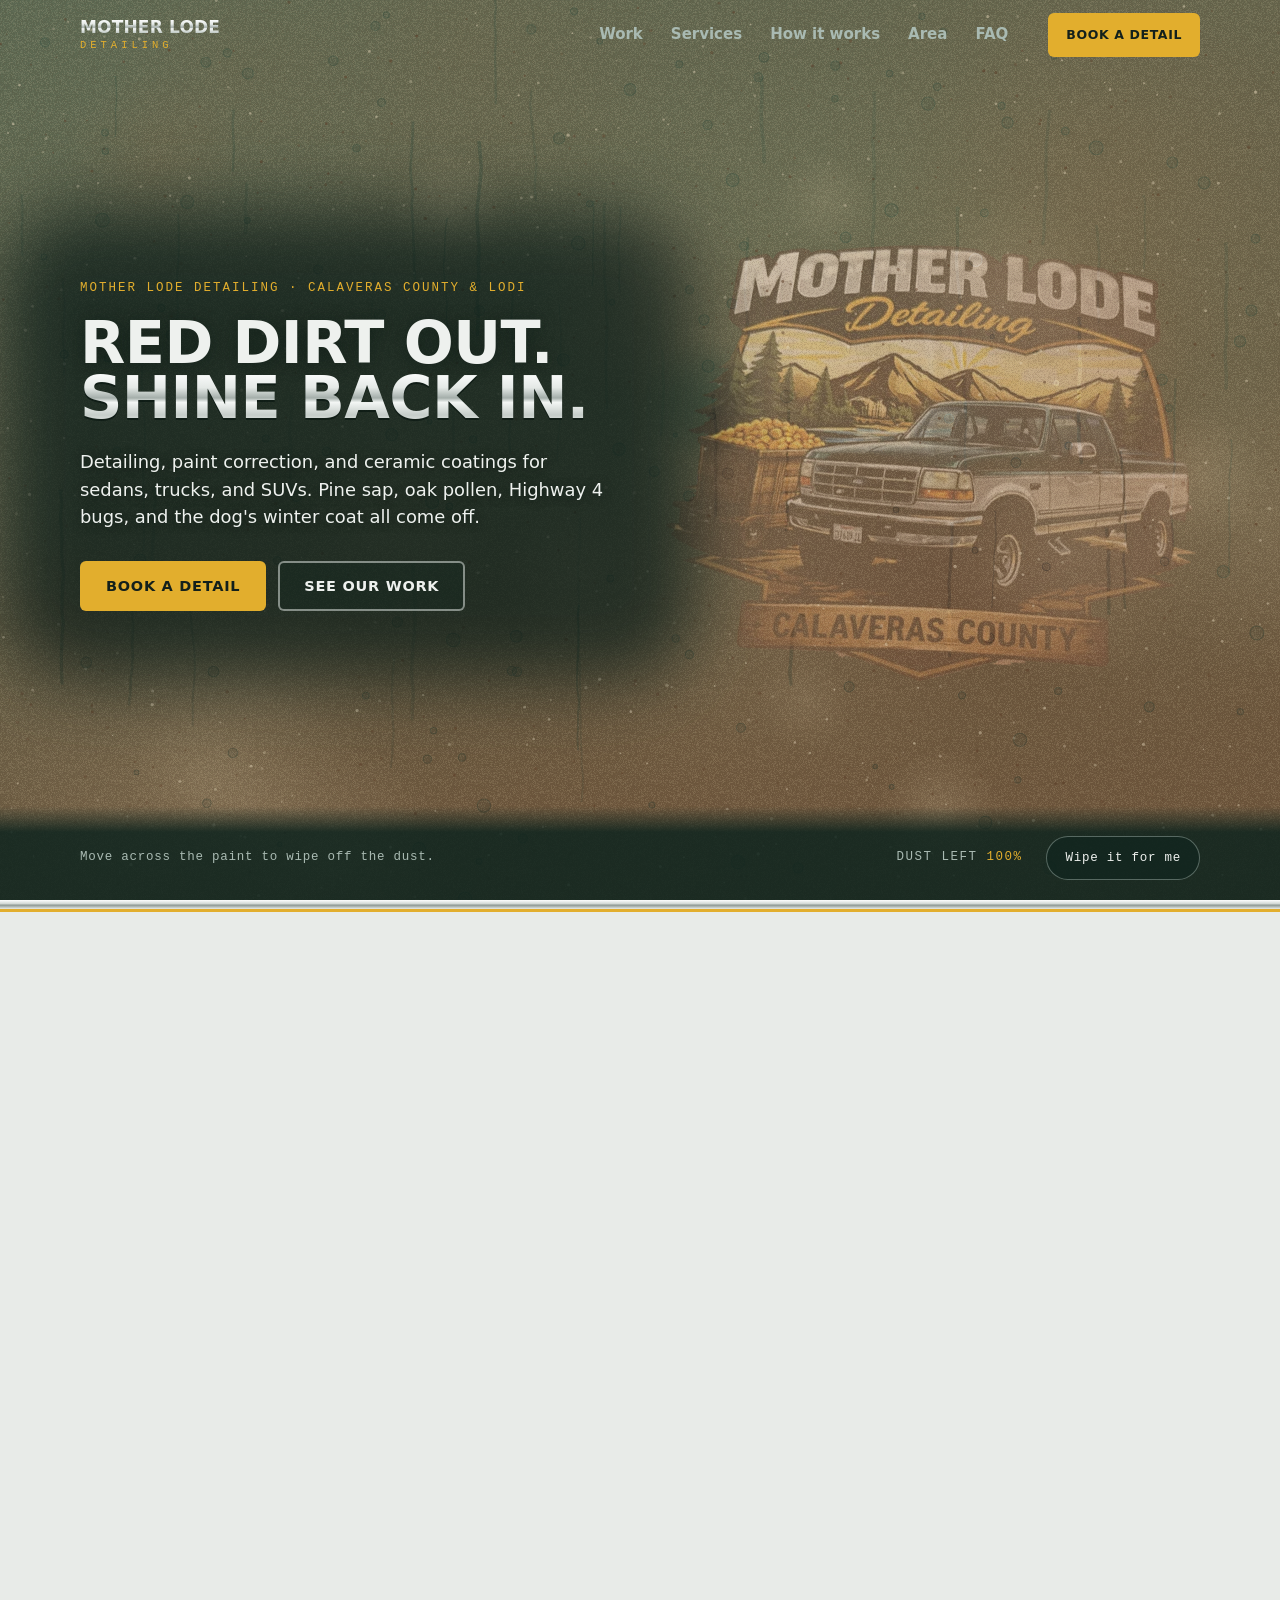
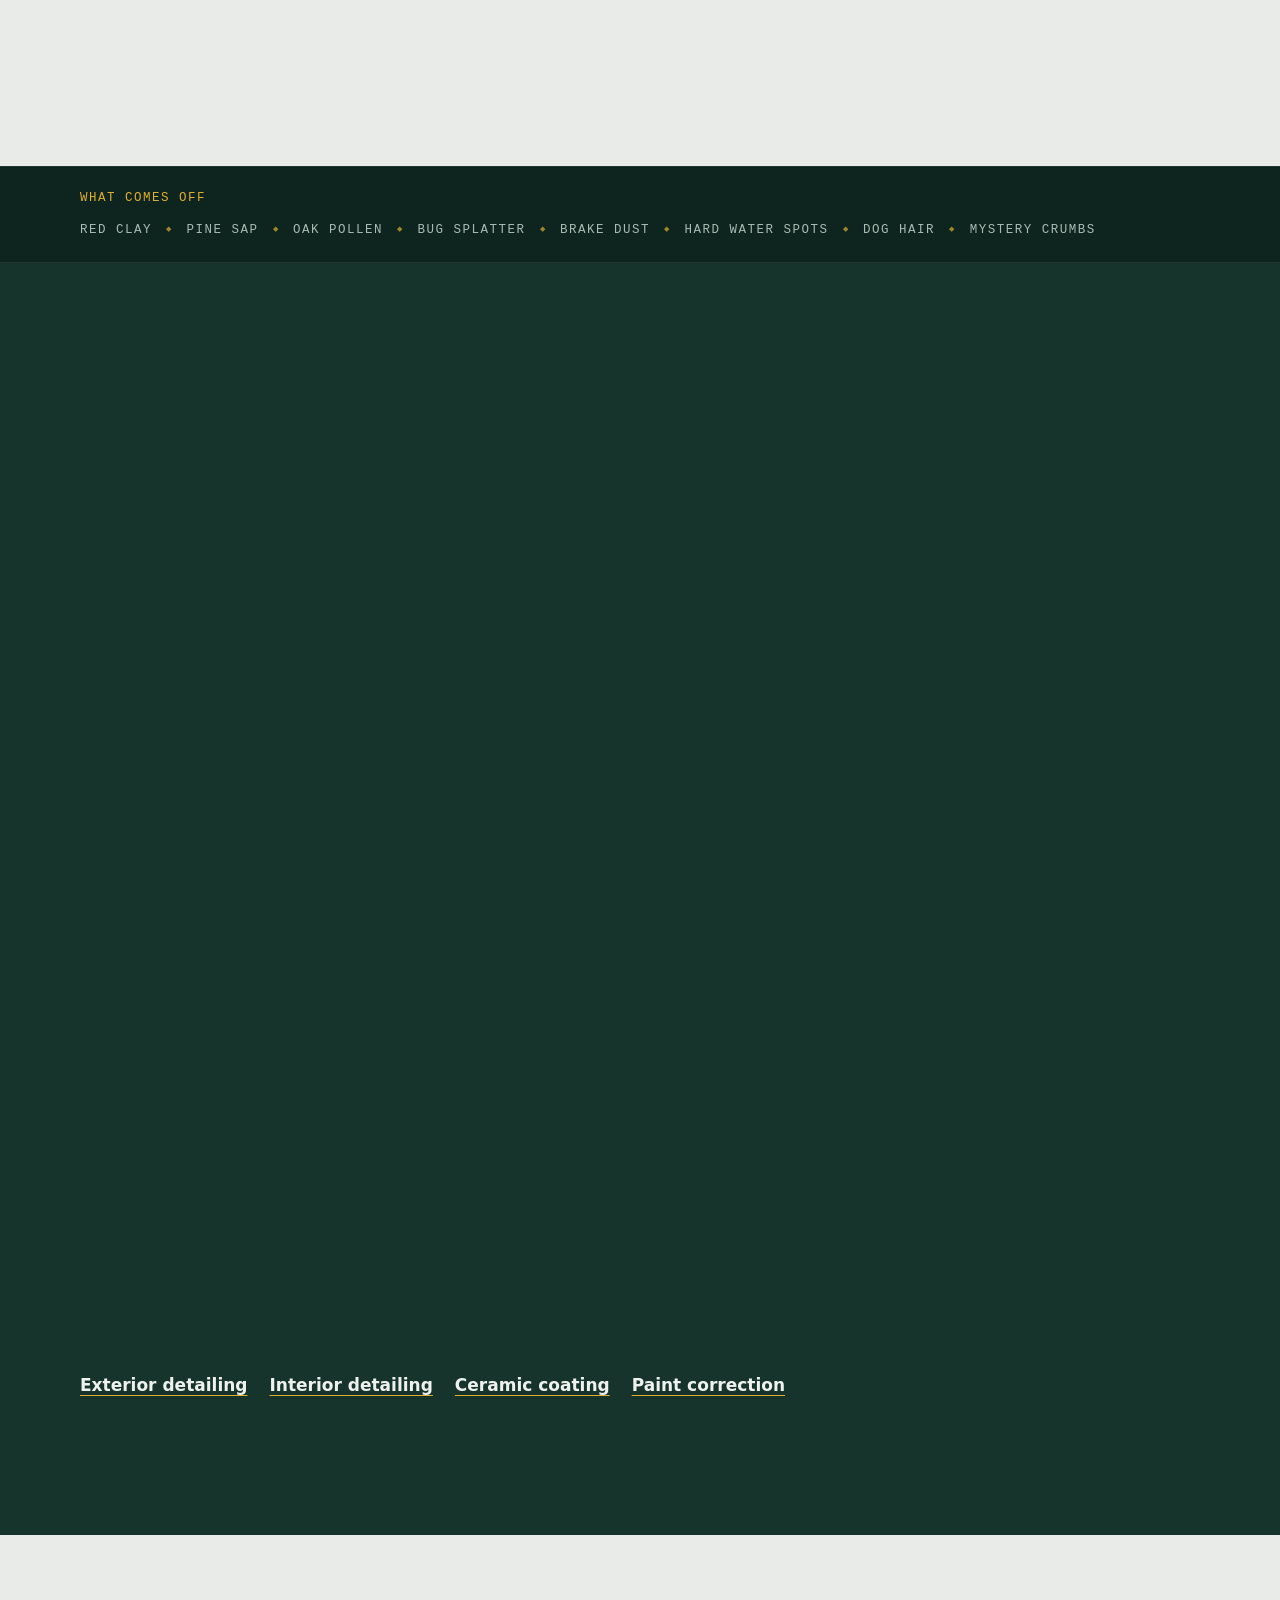
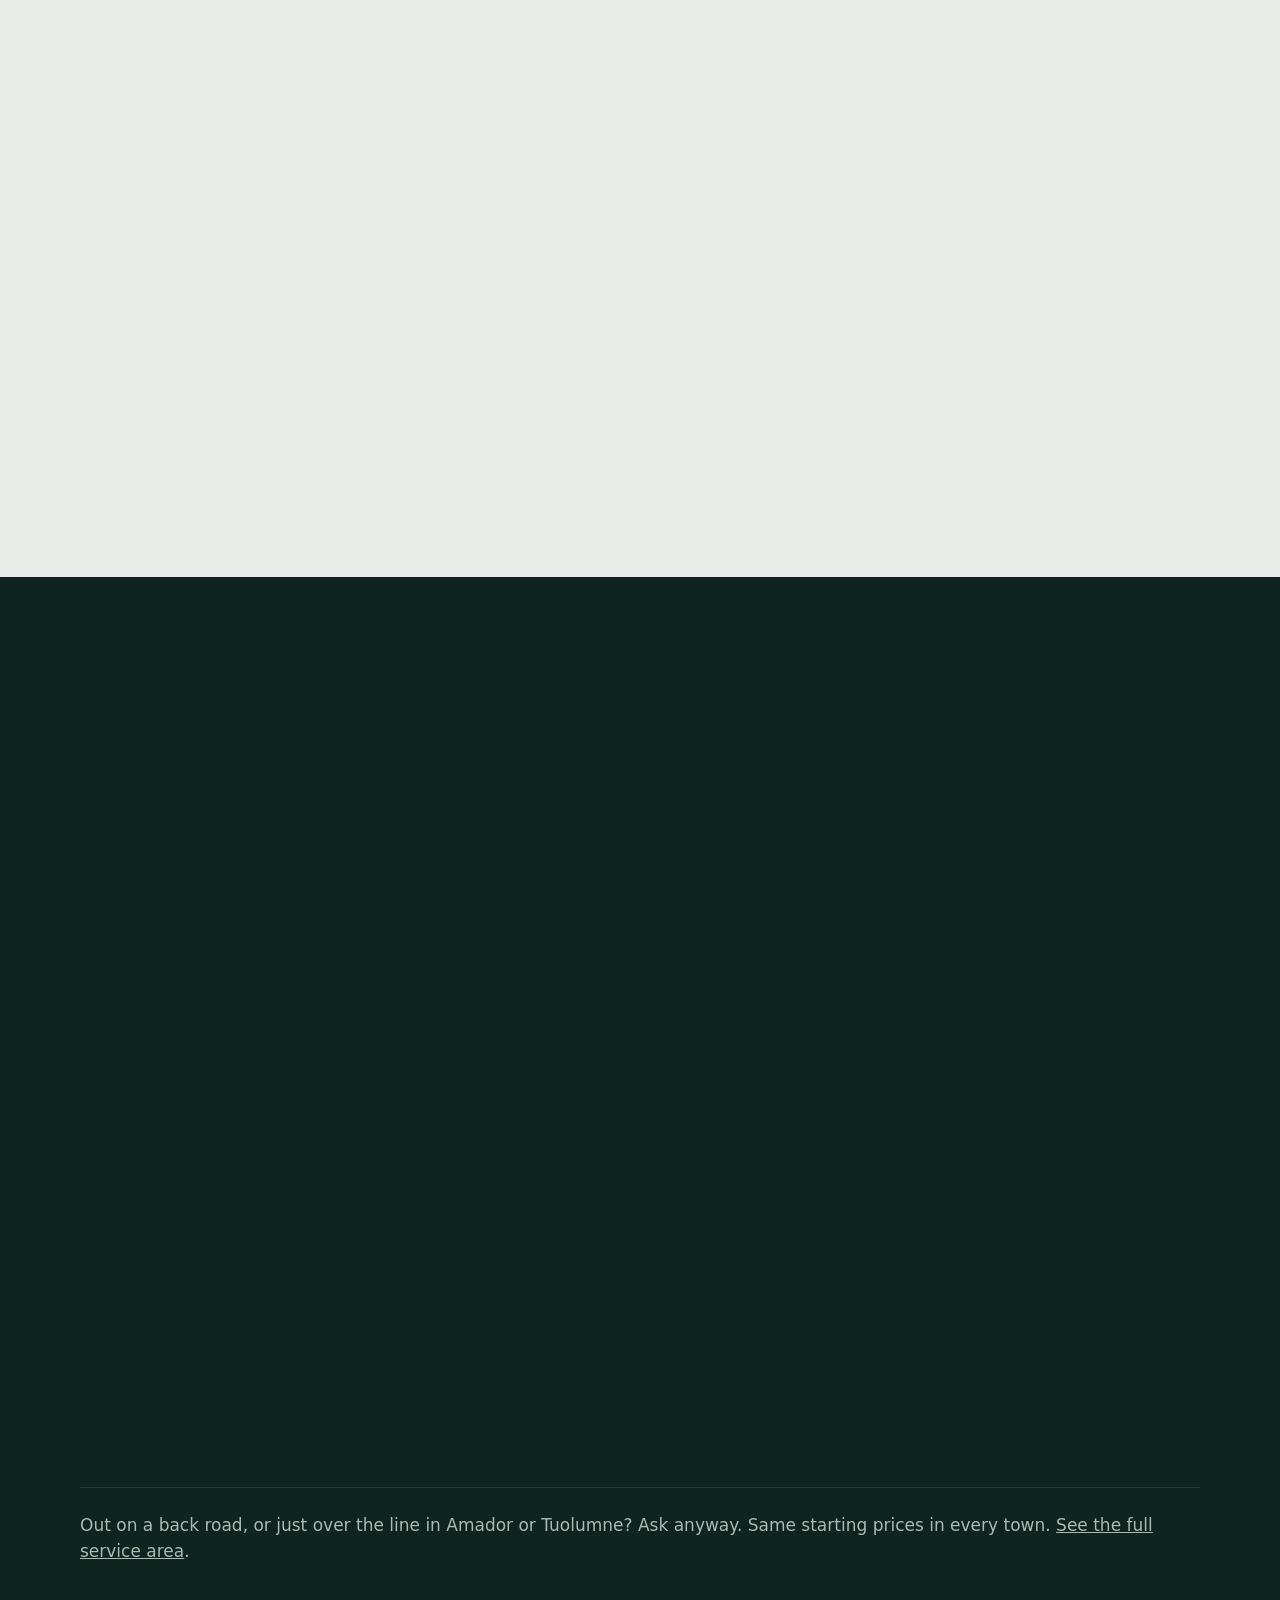
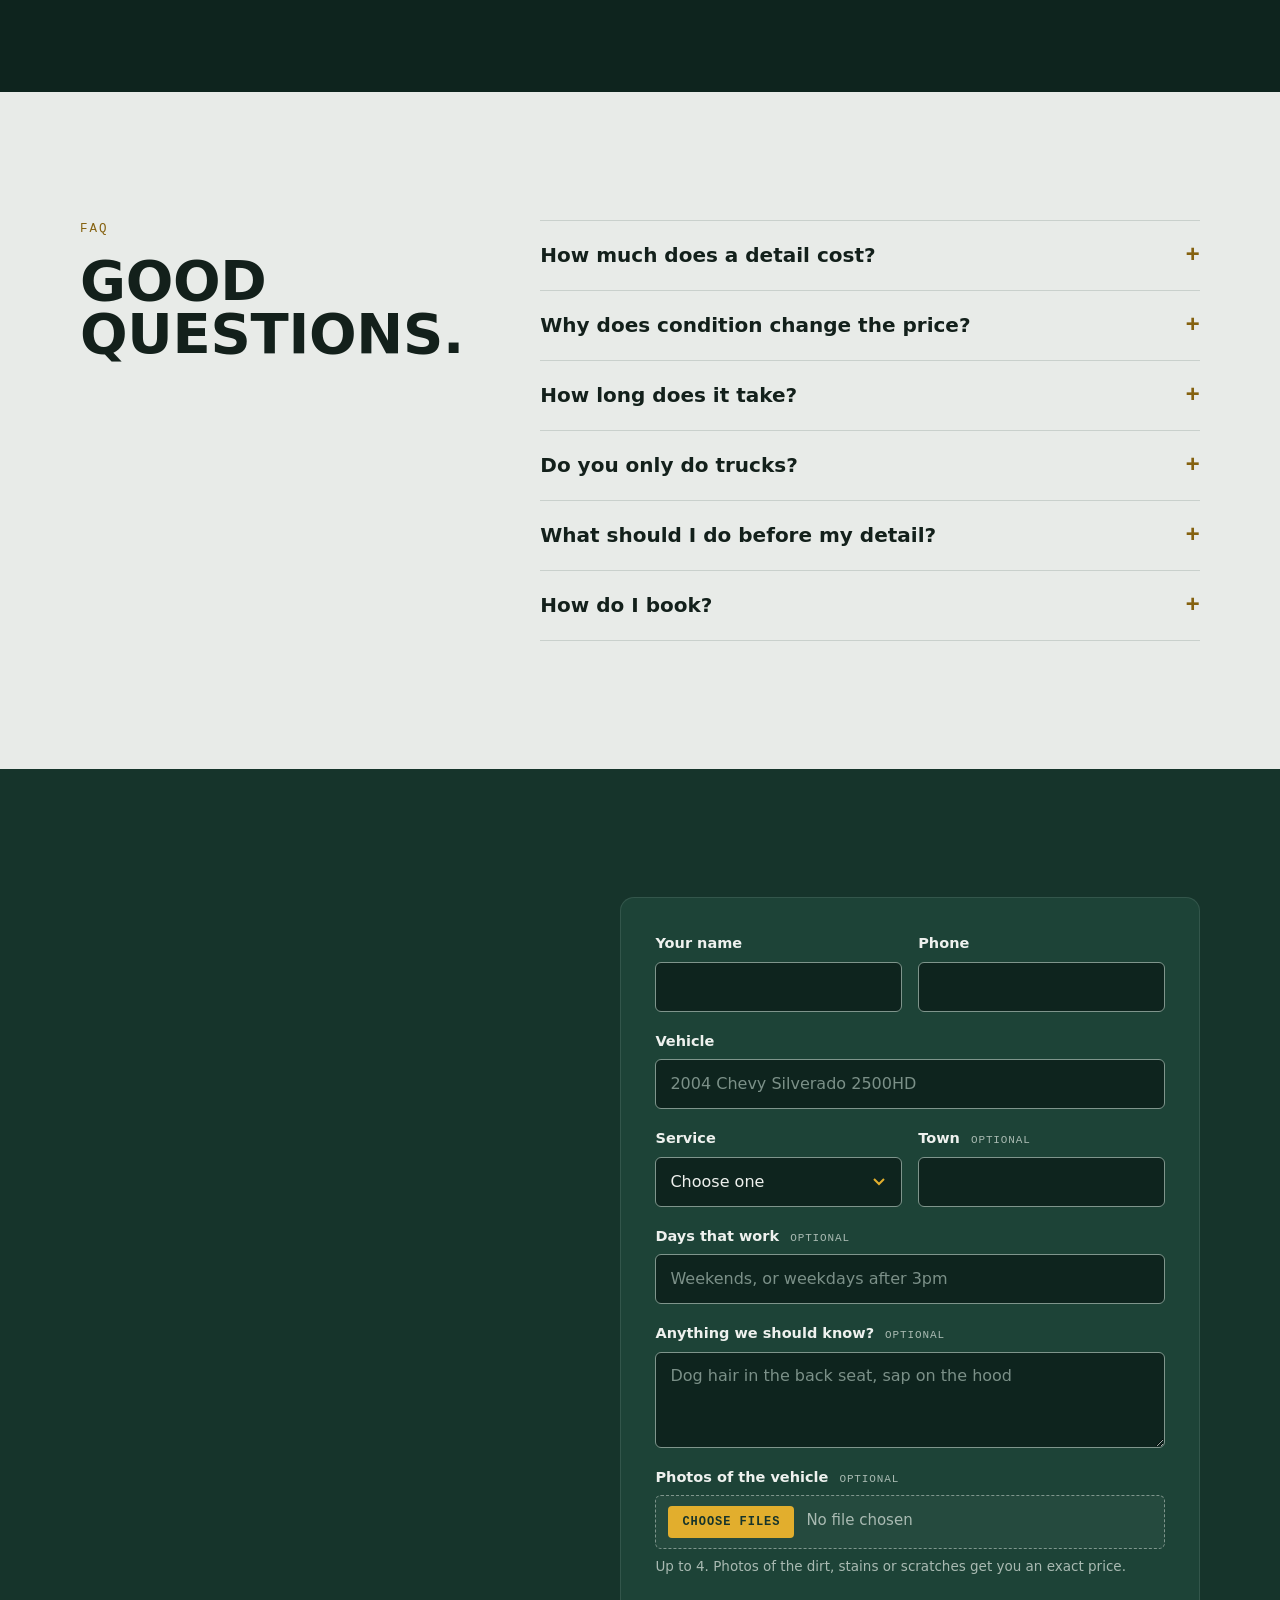
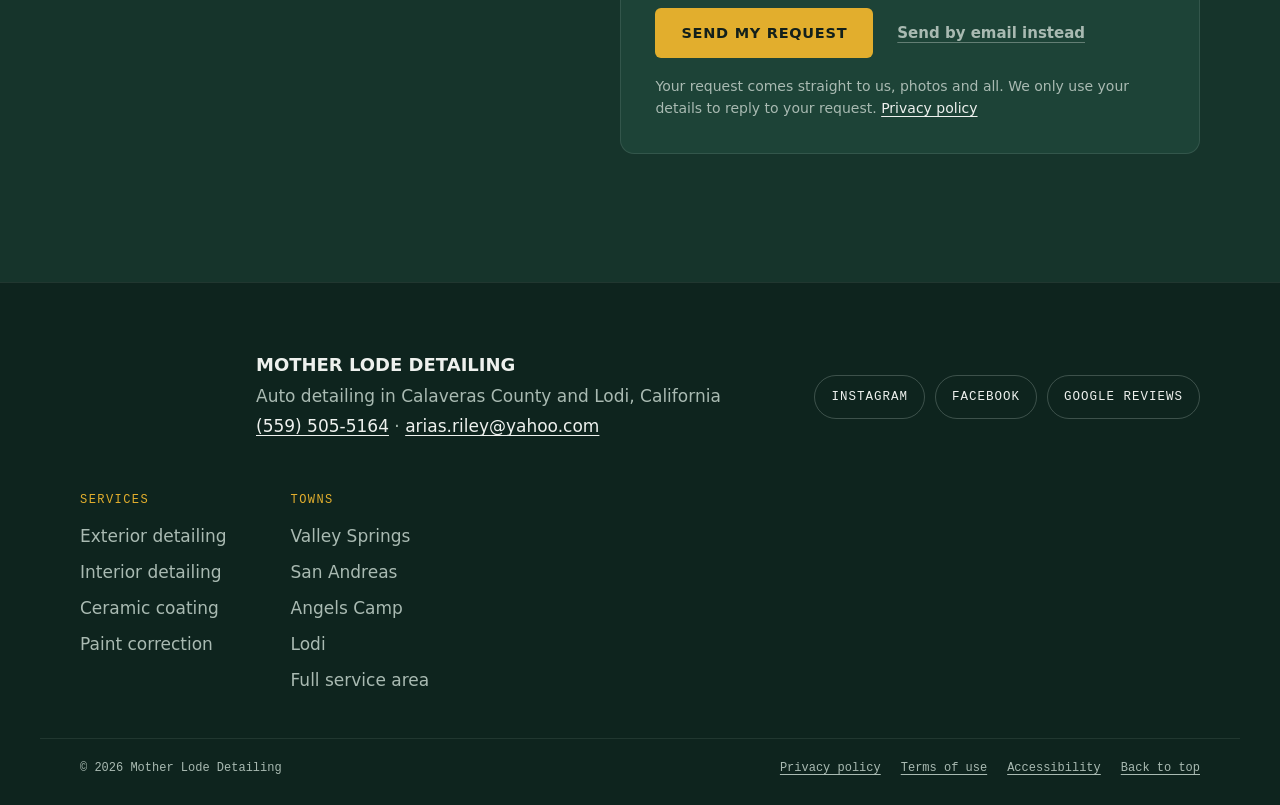
<file: index.html>
<!doctype html>
<html lang="en">
<head>
<meta charset="utf-8">
<meta name="viewport" content="width=device-width, initial-scale=1">
<meta http-equiv="Content-Security-Policy" content="default-src 'none'; script-src 'self' 'sha256-Du+OJKJSbdUgz5nrHeWWINvez6XKDDU/tyj/5c2uvwo='; style-src 'self' https://fonts.googleapis.com; font-src https://fonts.gstatic.com; img-src 'self' data:; connect-src 'self'; media-src 'self'; base-uri 'none'; form-action 'none'; object-src 'none'">
<meta name="referrer" content="strict-origin-when-cross-origin">
<title>Mother Lode Detailing | Auto Detailing in Calaveras &amp; Lodi</title>
<meta name="description" content="Detailing, paint correction, and ceramic coatings for sedans, trucks, and SUVs in Calaveras County and Lodi, CA. Exterior from $80. Call (559) 505-5164.">
<meta name="theme-color" content="#0E241E">
<link rel="canonical" href="https://motherlodedetailing.com/">
<meta property="og:type" content="website">
<meta property="og:url" content="https://motherlodedetailing.com/">
<meta property="og:title" content="Mother Lode Detailing">
<meta property="og:description" content="Auto detailing, paint correction, and ceramic coatings in Calaveras County and Lodi, CA.">
<meta property="og:image" content="https://motherlodedetailing.com/assets/logo-1120.png">
<meta name="twitter:card" content="summary_large_image">
<script type="application/ld+json">
{
  "@context": "https://schema.org",
  "@type": "AutomotiveBusiness",
  "name": "Mother Lode Detailing",
  "description": "Auto detailing, paint correction, and ceramic coatings for sedans, trucks, and SUVs.",
  "telephone": "+1-559-505-5164",
  "email": "arias.riley@yahoo.com",
  "url": "https://motherlodedetailing.com/",
  "image": "https://motherlodedetailing.com/assets/logo-1120.png",
  "sameAs": ["https://www.facebook.com/motherlodedetailing", "https://www.instagram.com/motherlodedetailing/", "https://www.google.com/maps?cid=17763241738423924689"],
  "priceRange": "$80-$1200",
  "areaServed": [
    { "@type": "AdministrativeArea", "name": "Calaveras County, CA" },
    { "@type": "City", "name": "Lodi, CA" }
  ]
}
</script>
<link rel="icon" type="image/png" href="assets/icon-64.png">
<link rel="apple-touch-icon" href="assets/icon-180.png">
<link rel="preconnect" href="https://fonts.googleapis.com">
<link rel="preconnect" href="https://fonts.gstatic.com" crossorigin>
<link rel="stylesheet" href="https://fonts.googleapis.com/css2?family=Archivo:wdth,wght@62..125,400..900&family=IBM+Plex+Mono:wght@500&display=swap">
<link rel="stylesheet" href="assets/styles.css">
<script>document.documentElement.classList.add('js')</script>
<script src="assets/main.js" defer></script>
</head>
<body>
<a class="skip" href="#main">Skip to content</a>

<nav class="nav" aria-label="Main">
  <div class="wrap nav-inner">
    <a class="nav-brand" href="#top">
      <span class="nb-top">Mother Lode</span>
      <span class="nb-sub">Detailing</span>
    </a>
    <ul class="nav-links">
      <li><a href="#work">Work</a></li>
      <li><a href="#services">Services</a></li>
      <li><a href="#how">How it works</a></li>
      <li><a href="#area">Area</a></li>
      <li><a href="#faq">FAQ</a></li>
    </ul>
    <a class="btn btn-gold btn-sm" href="#book">Book<span class="cta-extra">&nbsp;a detail</span></a>
  </div>
</nav>

<header class="hero" id="top">
  <div class="hero-paint" aria-hidden="true"></div>
  <img class="hero-decal" src="assets/logo-1120.webp" srcset="assets/logo-640.webp 640w, assets/logo-1120.webp 1120w" sizes="(max-width: 860px) 86vw, 42vw" width="1120" height="926" fetchpriority="high" alt="Mother Lode Detailing logo: a green and white Ford pickup beside an ore cart full of gold, under a Calaveras County sign">
  <canvas class="dust" aria-hidden="true"></canvas>
  <div class="wrap hero-inner">
    <div class="hero-copy">
      <p class="eyebrow">Mother Lode Detailing · Calaveras County &amp; Lodi</p>
      <h1><span>Red dirt out.</span> <span class="chrome">Shine back in.</span></h1>
      <p class="lede">Detailing, paint correction, and ceramic coatings for sedans, trucks, and SUVs. Pine sap, oak pollen, Highway 4 bugs, and the dog's winter coat all come off.</p>
      <div class="actions">
        <a class="btn btn-gold" href="#book">Book a detail</a>
        <a class="btn btn-ghost" href="#work">See our work</a>
      </div>
    </div>
  </div>
  <div class="wipe-bar">
    <div class="wrap wipe-inner">
      <p class="wipe-hint"><span class="hint-fine">Move across the paint to wipe off the dust.</span><span class="hint-coarse">Swipe sideways across the paint to wipe it.</span></p>
      <p class="wipe-readout" aria-hidden="true">Dust left <b>100%</b></p>
      <button class="wipe-btn" type="button">Wipe it for me</button>
      <p class="sr-only wipe-status" role="status"></p>
    </div>
  </div>
</header>
<div class="trim" aria-hidden="true"></div>

<main id="main">

  <section class="section silver" id="work">
    <div class="wrap">
      <div class="sec-head reveal">
        <p class="eyebrow">Recent work</p>
        <h2>Trucks we've cleaned lately.</h2>
        <p>Photos and clips from real jobs.</p>
      </div>
      <div class="gallery reveal" role="region" aria-label="Recent work photos and videos" tabindex="0">
        <figure class="shot photo">
          <div class="frame">
            <img src="assets/work-foam.jpg" width="720" height="960" loading="lazy" alt="Chevy Silverado 2500HD covered in thick white foam during a pre-wash">
            <span class="tag">During</span>
          </div>
          <figcaption>Silverado 2500HD, foam pre-wash</figcaption>
        </figure>
        <figure class="shot clip" data-name="blue Chevy Silverado">
          <div class="frame">
            <video muted loop playsinline preload="none" poster="assets/work-silverado-blue.jpg" aria-label="Walkaround of a clean blue Chevy Silverado">
              <source src="assets/work-silverado-blue.mp4" type="video/mp4">
            </video>
            <button class="clip-toggle" type="button">Play</button>
          </div>
          <figcaption>Chevy Silverado, walkaround</figcaption>
        </figure>
        <figure class="shot photo">
          <div class="frame">
            <img src="assets/work-f250.jpg" width="720" height="960" loading="lazy" alt="White Ford F-250 Super Duty with clean, glossy paint">
            <span class="tag">After</span>
          </div>
          <figcaption>Ford F-250 Super Duty</figcaption>
        </figure>
        <figure class="shot clip" data-name="gray Chevy Silverado HD">
          <div class="frame">
            <video muted loop playsinline preload="none" poster="assets/work-silverado-gray.jpg" aria-label="Walkaround of a freshly washed gray Chevy Silverado HD">
              <source src="assets/work-silverado-gray.mp4" type="video/mp4">
            </video>
            <button class="clip-toggle" type="button">Play</button>
          </div>
          <figcaption>Silverado HD, walkaround</figcaption>
        </figure>
        <figure class="shot photo">
          <div class="frame">
            <img src="assets/work-f150.jpg" width="720" height="960" loading="lazy" alt="Silver Ford F-150 with clean paint and wheels">
            <span class="tag">After</span>
          </div>
          <figcaption>Ford F-150</figcaption>
        </figure>
      </div>
    </div>
  </section>

  <section class="ledger" aria-label="What we clean off">
    <div class="wrap ledger-inner">
      <p class="ledger-label">What comes off</p>
      <ul class="ledger-list">
        <li>Red clay</li>
        <li>Pine sap</li>
        <li>Oak pollen</li>
        <li>Bug splatter</li>
        <li>Brake dust</li>
        <li>Hard water spots</li>
        <li>Dog hair</li>
        <li>Mystery crumbs</li>
      </ul>
    </div>
  </section>

  <section class="section pine" id="services">
    <div class="wrap">
      <div class="sec-head reveal">
        <p class="eyebrow">Services and prices</p>
        <h2>Pick your detail.</h2>
        <p>These are starting prices. The final price depends on condition, like how much dirt, hair, or staining there is. Send a few photos and you'll get an exact price before any work starts.</p>
      </div>
      <div class="svc-grid reveal">
        <div class="price-card">
          <div class="price-head">
            <h3>Basic details</h3>
            <span>Starting prices</span>
          </div>
          <!-- Explicit roles keep table semantics when mobile CSS changes the display type. -->
          <table class="prices" role="table" aria-label="Starting prices for basic details by vehicle type">
            <thead role="rowgroup">
              <tr role="row">
                <th role="columnheader" scope="col"><span class="sr-only">Service</span></th>
                <th role="columnheader" scope="col">Sedan</th>
                <th role="columnheader" scope="col">Truck</th>
                <th role="columnheader" scope="col">SUV</th>
              </tr>
            </thead>
            <tbody role="rowgroup">
              <tr role="row">
                <th role="rowheader" scope="row">Exterior<span>Foam pre-wash, hand wash, wheels, tires, and glass</span></th>
                <td role="cell" data-label="Sedan">$80</td>
                <td role="cell" data-label="Truck">$100</td>
                <td role="cell" data-label="SUV">$100</td>
              </tr>
              <tr role="row">
                <th role="rowheader" scope="row">Interior<span>Vacuum, wipe-down, seats and carpet spot-treated, inside glass</span></th>
                <td role="cell" data-label="Sedan">$140</td>
                <td role="cell" data-label="Truck">$140</td>
                <td role="cell" data-label="SUV">$160</td>
              </tr>
            </tbody>
          </table>
          <div class="combo">
            <p class="combo-name">Full inside &amp; out<span>The exterior and interior together, in one visit</span></p>
            <p class="combo-price">$200</p>
          </div>
          <p class="price-note">Heavy dirt, pet hair, or deep stains can raise the price. You always get the number before we start.</p>
          <div class="price-ctas">
            <a class="card-cta" href="#book" data-service="Basic exterior">Book exterior</a>
            <a class="card-cta" href="#book" data-service="Basic interior">Book interior</a>
            <a class="card-cta" href="#book" data-service="Full inside &amp; out">Book full inside &amp; out</a>
          </div>
        </div>
        <article class="card">
          <p class="soon">Coming soon</p>
          <h3>Paint correction</h3>
          <p class="price">From $400</p>
          <p class="for">Full body. Machine polishing that takes out swirls, light scratches, and dull, oxidized paint.</p>
          <a class="card-cta" href="#book" data-service="Paint correction">Ask about paint correction</a>
        </article>
        <article class="card featured">
          <h3>Ceramic coating</h3>
          <p class="price">$750 to $1,200</p>
          <p class="for">A hard, glossy layer on the paint so dirt and water slide off and every wash gets easier.</p>
          <a class="card-cta" href="#book" data-service="Ceramic coating">Book ceramic coating</a>
        </article>
      </div>
      <div class="addons reveal">
        <p class="addons-label">Add-ons for any service</p>
        <ul class="chips">
          <li>Pet hair removal</li>
          <li>Engine bay</li>
          <li>Headlight restoration</li>
          <li>Clay bar</li>
          <li>Seat shampoo</li>
          <li>Odor treatment</li>
        </ul>
      </div>
      <ul class="svc-links" aria-label="More about each service">
        <li><a href="exterior-detailing.html">Exterior detailing</a></li>
        <li><a href="interior-detailing.html">Interior detailing</a></li>
        <li><a href="ceramic-coating.html">Ceramic coating</a></li>
        <li><a href="paint-correction.html">Paint correction</a></li>
      </ul>
    </div>
  </section>

  <section class="section silver" id="how">
    <div class="wrap">
      <div class="sec-head reveal">
        <p class="eyebrow">How it works</p>
        <h2>Three steps to a clean truck.</h2>
      </div>
      <div class="track">
        <svg class="vein" viewBox="0 0 960 40" preserveAspectRatio="none" aria-hidden="true">
          <path pathLength="1" d="M0 20 C 80 6, 160 34, 240 20 S 400 6, 480 20 S 640 34, 720 20 S 880 6, 960 20"/>
        </svg>
        <ol class="steps reveal">
          <li class="step">
            <span class="step-n" aria-hidden="true">1</span>
            <h3>Send a few photos</h3>
            <p>Text or email pictures of the inside and outside, with the year, make, and model.</p>
          </li>
          <li class="step">
            <span class="step-n" aria-hidden="true">2</span>
            <h3>Get a price and a day</h3>
            <p>We reply with a quote and the next open days. Pick the one that works.</p>
          </li>
          <li class="step">
            <span class="step-n" aria-hidden="true">3</span>
            <h3>Get it back clean</h3>
            <p>We do the work, and you drive off in a truck that looks right again.</p>
          </li>
        </ol>
      </div>
    </div>
  </section>

  <section class="section area" id="area">
    <div class="wrap">
      <div class="reveal">
        <p class="eyebrow">Where we work</p>
        <h2 class="county"><span>Calaveras</span> <span>County</span> <em>and Lodi</em></h2>
        <p class="area-sub">Up and down Highways 4, 49, 26, and 12, from Arnold down to Lodi.</p>
      </div>
      <div class="routes reveal">
        <div class="route">
          <p class="route-name">Highway 4</p>
          <ul>
            <li>Copperopolis</li>
            <li>Vallecito</li>
            <li>Murphys</li>
            <li>Avery</li>
            <li>Hathaway Pines</li>
            <li>Arnold</li>
          </ul>
        </div>
        <div class="route">
          <p class="route-name">Highway 49</p>
          <ul>
            <li><a href="angels-camp.html">Angels Camp</a></li>
            <li><a href="san-andreas.html">San Andreas</a></li>
            <li>Mokelumne Hill</li>
          </ul>
        </div>
        <div class="route">
          <p class="route-name">Highways 12 and 26</p>
          <ul>
            <li><a href="lodi.html">Lodi</a></li>
            <li><a href="valley-springs.html">Valley Springs</a></li>
            <li>Glencoe</li>
            <li>West Point</li>
          </ul>
        </div>
      </div>
      <p class="area-note">Out on a back road, or just over the line in Amador or Tuolumne? Ask anyway. Same starting prices in every town. <a href="service-area.html">See the full service area</a>.</p>
    </div>
  </section>

  <section class="section silver" id="faq">
    <div class="wrap faq-wrap">
      <div class="sec-head">
        <p class="eyebrow">FAQ</p>
        <h2>Good questions.</h2>
      </div>
      <div class="faq-list">
        <details>
          <summary>How much does a detail cost?</summary>
          <p>A basic exterior starts at $80 for sedans and $100 for trucks and SUVs. A basic interior starts at $140 for sedans and trucks and $160 for SUVs. A full inside-and-out detail starts at $200. Paint correction is coming soon, starting at $400, and ceramic coatings run $750 to $1,200. The final price depends on condition, so send a few photos for an exact quote.</p>
        </details>
        <details>
          <summary>Why does condition change the price?</summary>
          <p>A truck with a season of red clay, pet hair, or deep stains takes a lot more time than one that gets washed every month. Photos let us see that up front, so there are no surprises.</p>
        </details>
        <details>
          <summary>How long does it take?</summary>
          <p>That depends on the vehicle and the service. We'll give you a time estimate when we confirm your day.</p>
        </details>
        <details>
          <summary>Do you only do trucks?</summary>
          <p>No. Sedans, trucks, and SUVs are all welcome. Trucks just see the most red dirt around here.</p>
        </details>
        <details>
          <summary>What should I do before my detail?</summary>
          <p>Take out anything valuable and anything you don't want moved. Leave the rest to us.</p>
        </details>
        <details>
          <summary>How do I book?</summary>
          <p>Use the form below, or call or text us. We'll reply to confirm a price and a day.</p>
        </details>
      </div>
    </div>
  </section>

  <section class="section pine book" id="book">
    <div class="wrap book-grid">
      <div class="book-copy reveal">
        <p class="eyebrow">Book</p>
        <h2>Get on the schedule.</h2>
        <p>Fill this in and we'll get back to you with a price and the next open day. A couple of photos help us quote it right.</p>
        <dl class="contact">
          <div><dt>Call or text</dt><dd><a data-contact="phone" href="tel:+15595055164">(559) 505-5164</a></dd></div>
          <div><dt>Email</dt><dd><a data-contact="email" href="mailto:arias.riley@yahoo.com">arias.riley@yahoo.com</a></dd></div>
          <div><dt>Service area</dt><dd>Calaveras County and Lodi, California</dd></div>
        </dl>
      </div>

      <div class="book-panel">
        <noscript>
          <p class="noscript-note">Call or text <a href="tel:+15595055164">(559) 505-5164</a> or email <a href="mailto:arias.riley@yahoo.com">arias.riley@yahoo.com</a> with your name, vehicle, and the service you want.</p>
        </noscript>
        <!-- Hidden until main.js attaches the handlers, so a script failure can never submit personal details into the page URL. -->
        <form class="book-form" novalidate hidden>
          <div class="field">
            <label for="f-name">Your name</label>
            <input id="f-name" name="name" autocomplete="name" maxlength="80" required>
          </div>
          <div class="field">
            <label for="f-phone">Phone</label>
            <input id="f-phone" name="phone" type="tel" autocomplete="tel" maxlength="30" required>
          </div>
          <div class="field full">
            <label for="f-vehicle">Vehicle</label>
            <input id="f-vehicle" name="vehicle" placeholder="2004 Chevy Silverado 2500HD" maxlength="100" required>
          </div>
          <div class="field">
            <label for="f-service">Service</label>
            <select id="f-service" name="service" required>
              <option value="">Choose one</option>
              <option>Basic exterior</option>
              <option>Basic interior</option>
              <option>Full inside &amp; out</option>
              <option value="Paint correction">Paint correction (coming soon)</option>
              <option>Ceramic coating</option>
              <option>Not sure yet</option>
            </select>
          </div>
          <div class="field">
            <label for="f-town">Town <span class="opt">Optional</span></label>
            <input id="f-town" name="town" list="town-list" autocomplete="address-level2" maxlength="60">
            <datalist id="town-list">
              <option value="Angels Camp"><option value="Arnold"><option value="Avery"><option value="Copperopolis"><option value="Glencoe"><option value="Hathaway Pines"><option value="Lodi"><option value="Mokelumne Hill"><option value="Murphys"><option value="San Andreas"><option value="Vallecito"><option value="Valley Springs"><option value="West Point">
            </datalist>
          </div>
          <div class="field full">
            <label for="f-when">Days that work <span class="opt">Optional</span></label>
            <input id="f-when" name="when" placeholder="Weekends, or weekdays after 3pm" maxlength="120">
          </div>
          <div class="field full">
            <label for="f-notes">Anything we should know? <span class="opt">Optional</span></label>
            <textarea id="f-notes" name="notes" rows="3" placeholder="Dog hair in the back seat, sap on the hood" maxlength="1000"></textarea>
          </div>
          <div class="field full">
            <label for="f-photos">Photos of the vehicle <span class="opt">Optional</span></label>
            <input id="f-photos" name="photos" type="file" accept="image/*" multiple aria-describedby="photo-hint">
            <p class="field-hint" id="photo-hint">Up to 4. Photos of the dirt, stains or scratches get you an exact price.</p>
            <ul class="photo-list" aria-live="polite"></ul>
          </div>
          <div class="trap" aria-hidden="true">
            <label for="f-company">Company</label>
            <input id="f-company" name="company" tabindex="-1" autocomplete="off">
          </div>
          <p class="form-error full" role="alert" hidden></p>
          <div class="form-actions full">
            <button class="btn btn-gold" type="submit">Send my request</button>
            <button class="alt-send" type="button">Send by email instead</button>
          </div>
          <p class="form-fine full"><span class="fine-method">Your request comes straight to us, photos and all.</span> We only use your details to reply to your request. <a href="privacy.html">Privacy policy</a></p>
        </form>

        <div class="book-done" tabindex="-1" hidden>
          <p class="eyebrow">Thanks</p>
          <h3 class="done-head">Request sent.</h3>
          <p class="done-note">We'll get back to you with a price and the next open day.</p>
          <p class="done-fallback">Need it sooner? Call or text <a data-contact="phone" href="tel:+15595055164">(559) 505-5164</a>.</p>
          <button class="btn btn-ghost done-edit" type="button">Send another request</button>
        </div>
      </div>
    </div>
  </section>

</main>

<footer class="footer">
  <div class="wrap footer-grid">
    <img class="footer-logo" src="assets/logo-320.png" width="320" height="265" loading="lazy" alt="Mother Lode Detailing">
    <div class="footer-info">
      <p class="footer-name">Mother Lode Detailing</p>
      <p>Auto detailing in Calaveras County and Lodi, California</p>
      <p><a data-contact="phone" href="tel:+15595055164">(559) 505-5164</a> · <a data-contact="email" href="mailto:arias.riley@yahoo.com">arias.riley@yahoo.com</a></p>
    </div>
    <ul class="social" aria-label="Social media" hidden></ul>
  </div>
  <nav class="wrap footer-nav" aria-label="Services and towns">
    <div><p>Services</p><ul><li><a href="exterior-detailing.html">Exterior detailing</a></li><li><a href="interior-detailing.html">Interior detailing</a></li><li><a href="ceramic-coating.html">Ceramic coating</a></li><li><a href="paint-correction.html">Paint correction</a></li></ul></div>
    <div><p>Towns</p><ul><li><a href="valley-springs.html">Valley Springs</a></li><li><a href="san-andreas.html">San Andreas</a></li><li><a href="angels-camp.html">Angels Camp</a></li><li><a href="lodi.html">Lodi</a></li><li><a href="service-area.html">Full service area</a></li></ul></div>
  </nav>
  <div class="wrap footer-fine">
    <p>© <span class="year">2026</span> Mother Lode Detailing</p>
    <ul class="legal-links">
      <li><a href="privacy.html">Privacy policy</a></li>
      <li><a href="terms.html">Terms of use</a></li>
      <li><a href="accessibility.html">Accessibility</a></li>
      <li><a href="#top">Back to top</a></li>
    </ul>
  </div>
</footer>
</body>
</html>
</file>
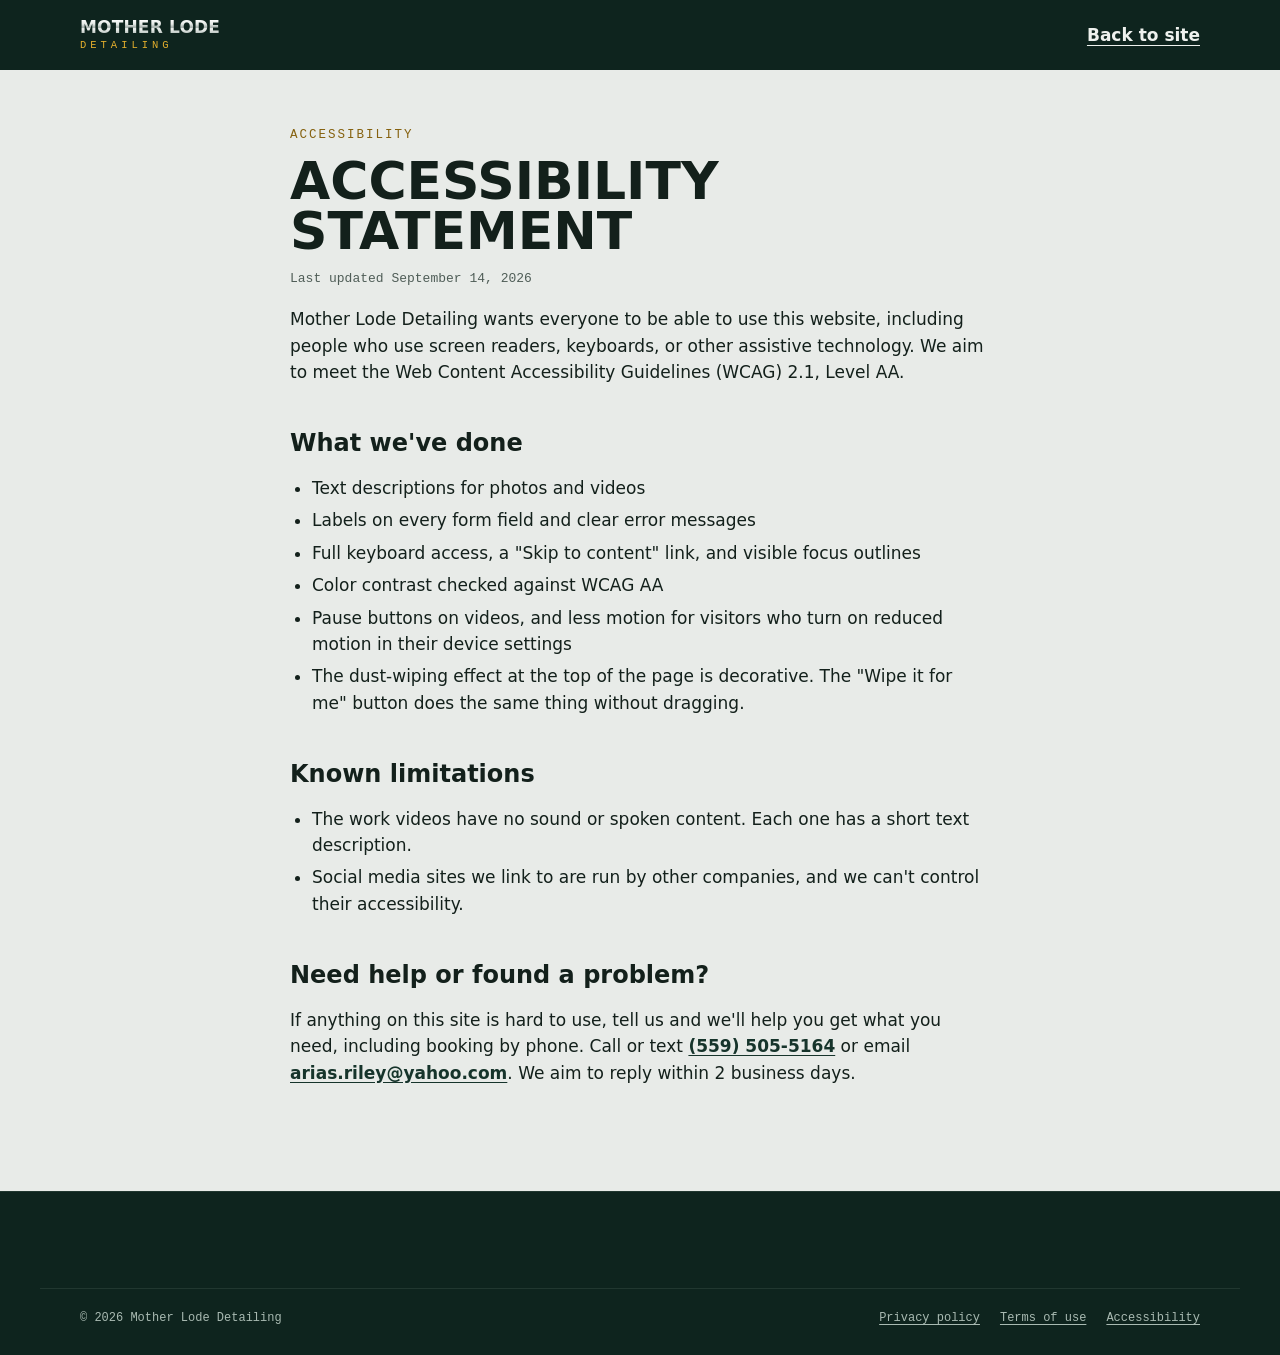
<file: accessibility.html>
<!doctype html>
<html lang="en">
<head>
<meta charset="utf-8">
<meta name="viewport" content="width=device-width, initial-scale=1">
<meta http-equiv="Content-Security-Policy" content="default-src 'none'; script-src 'self'; style-src 'self' https://fonts.googleapis.com; font-src https://fonts.gstatic.com; img-src 'self' data:; base-uri 'none'; form-action 'none'; object-src 'none'">
<meta name="referrer" content="strict-origin-when-cross-origin">
<title>Accessibility | Mother Lode Detailing</title>
<meta name="description" content="How the Mother Lode Detailing website works with screen readers and keyboards, its known limitations, and how to report an accessibility problem.">
<link rel="canonical" href="https://motherlodedetailing.com/accessibility.html">
<meta property="og:type" content="website">
<meta property="og:url" content="https://motherlodedetailing.com/accessibility.html">
<meta property="og:title" content="Accessibility | Mother Lode Detailing">
<meta property="og:description" content="How the Mother Lode Detailing website works with screen readers and keyboards, its known limitations, and how to report an accessibility problem.">
<meta property="og:image" content="https://motherlodedetailing.com/assets/logo-1120.png">
<meta name="twitter:card" content="summary_large_image">
<link rel="icon" type="image/png" href="assets/icon-64.png">
<link rel="stylesheet" href="https://fonts.googleapis.com/css2?family=Archivo:wdth,wght@62..125,400..900&family=IBM+Plex+Mono:wght@500&display=swap">
<link rel="stylesheet" href="assets/styles.css">
</head>
<body class="legal-page">
<a class="skip" href="#main">Skip to content</a>
<header class="legal-bar">
  <div class="wrap nav-inner">
    <a class="nav-brand" href="/"><span class="nb-top">Mother Lode</span><span class="nb-sub">Detailing</span></a>
    <a class="back" href="/">Back to site</a>
  </div>
</header>

<main id="main" class="wrap legal silver">
  <p class="eyebrow">Accessibility</p>
  <h1>Accessibility statement</h1>
  <p class="updated">Last updated September 14, 2026</p>

  <p>Mother Lode Detailing wants everyone to be able to use this website, including people who use screen readers, keyboards, or other assistive technology. We aim to meet the Web Content Accessibility Guidelines (WCAG) 2.1, Level AA.</p>

  <h2>What we've done</h2>
  <ul>
    <li>Text descriptions for photos and videos</li>
    <li>Labels on every form field and clear error messages</li>
    <li>Full keyboard access, a "Skip to content" link, and visible focus outlines</li>
    <li>Color contrast checked against WCAG AA</li>
    <li>Pause buttons on videos, and less motion for visitors who turn on reduced motion in their device settings</li>
    <li>The dust-wiping effect at the top of the page is decorative. The "Wipe it for me" button does the same thing without dragging.</li>
  </ul>

  <h2>Known limitations</h2>
  <ul>
    <li>The work videos have no sound or spoken content. Each one has a short text description.</li>
    <li>Social media sites we link to are run by other companies, and we can't control their accessibility.</li>
  </ul>

  <h2>Need help or found a problem?</h2>
  <p>If anything on this site is hard to use, tell us and we'll help you get what you need, including booking by phone. Call or text <a href="tel:+15595055164">(559) 505-5164</a> or email <a href="mailto:arias.riley@yahoo.com?subject=Accessibility%20feedback">arias.riley@yahoo.com</a>. We aim to reply within 2 business days.</p>
</main>

<footer class="footer">
  <div class="wrap footer-fine">
    <p>© 2026 Mother Lode Detailing</p>
    <ul class="legal-links">
      <li><a href="privacy.html">Privacy policy</a></li>
      <li><a href="terms.html">Terms of use</a></li>
      <li><a href="accessibility.html" aria-current="page">Accessibility</a></li>
    </ul>
  </div>
</footer>
</body>
</html>
</file>
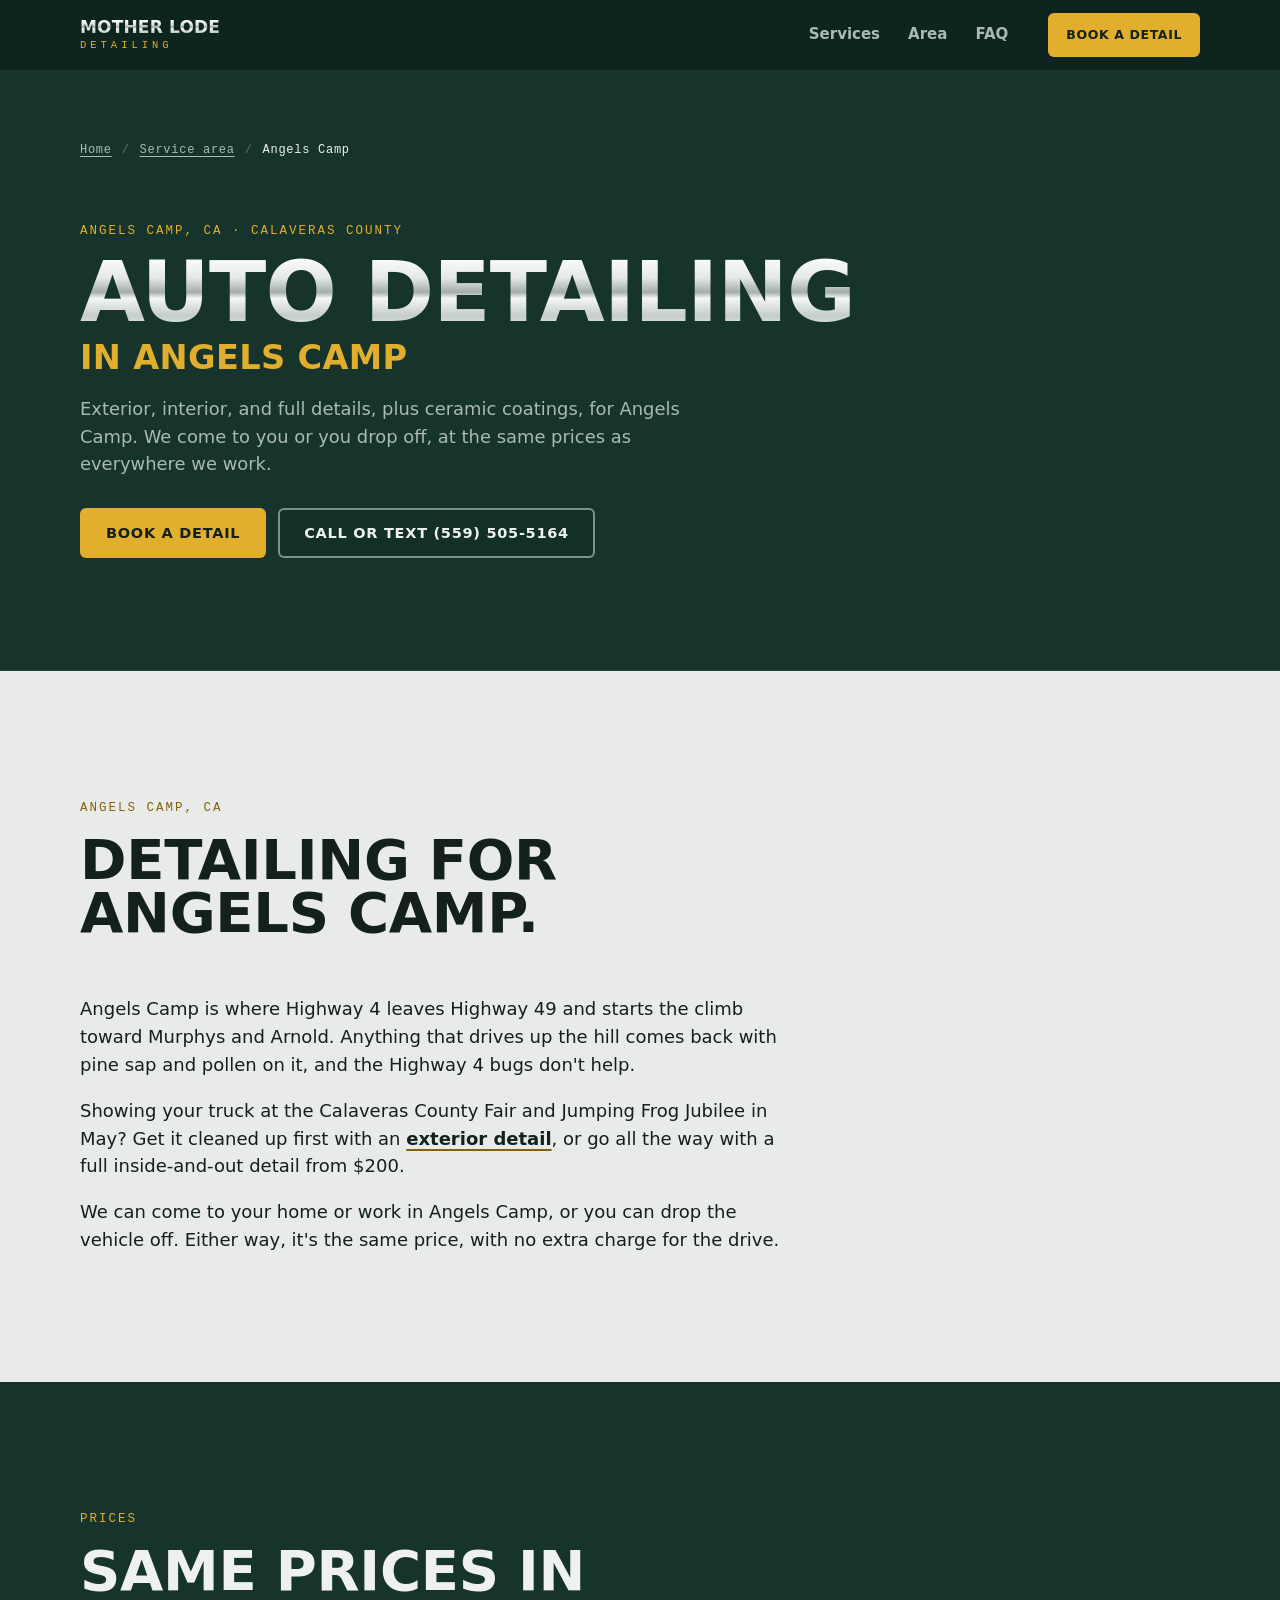
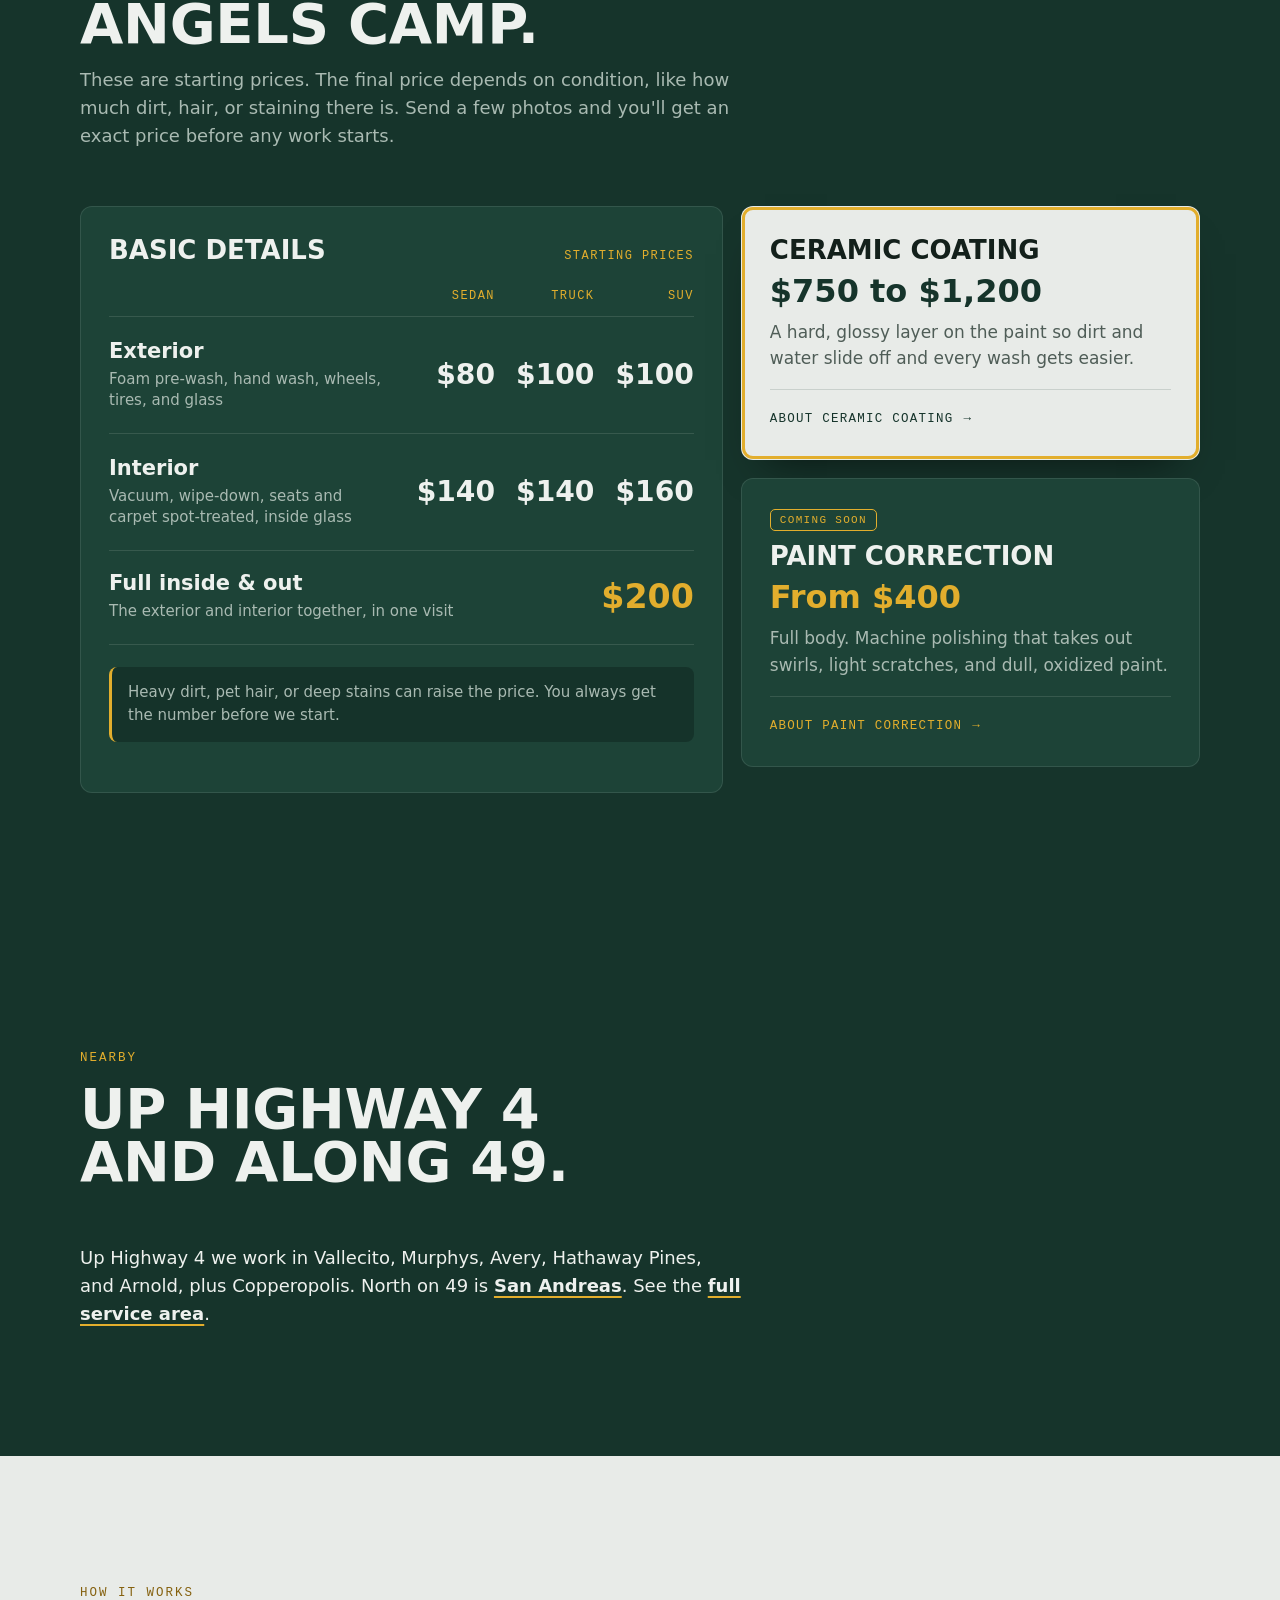
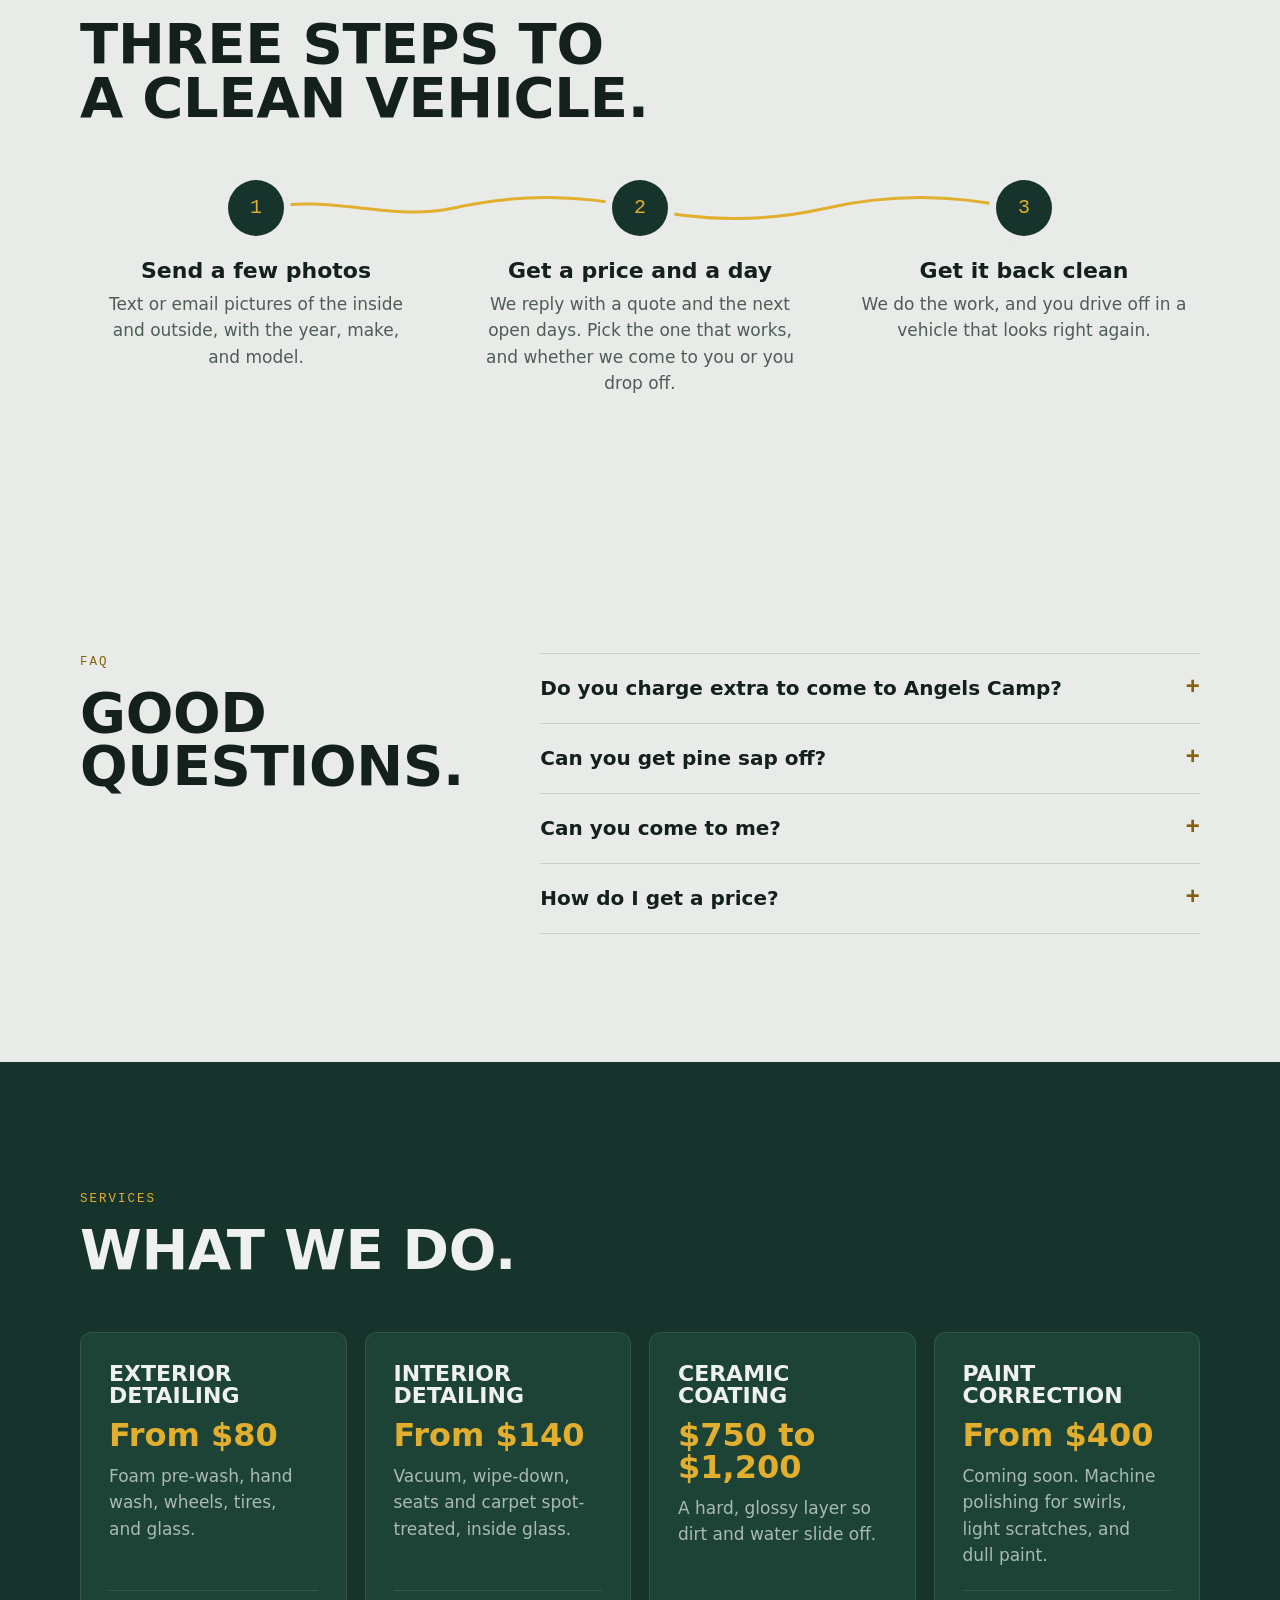
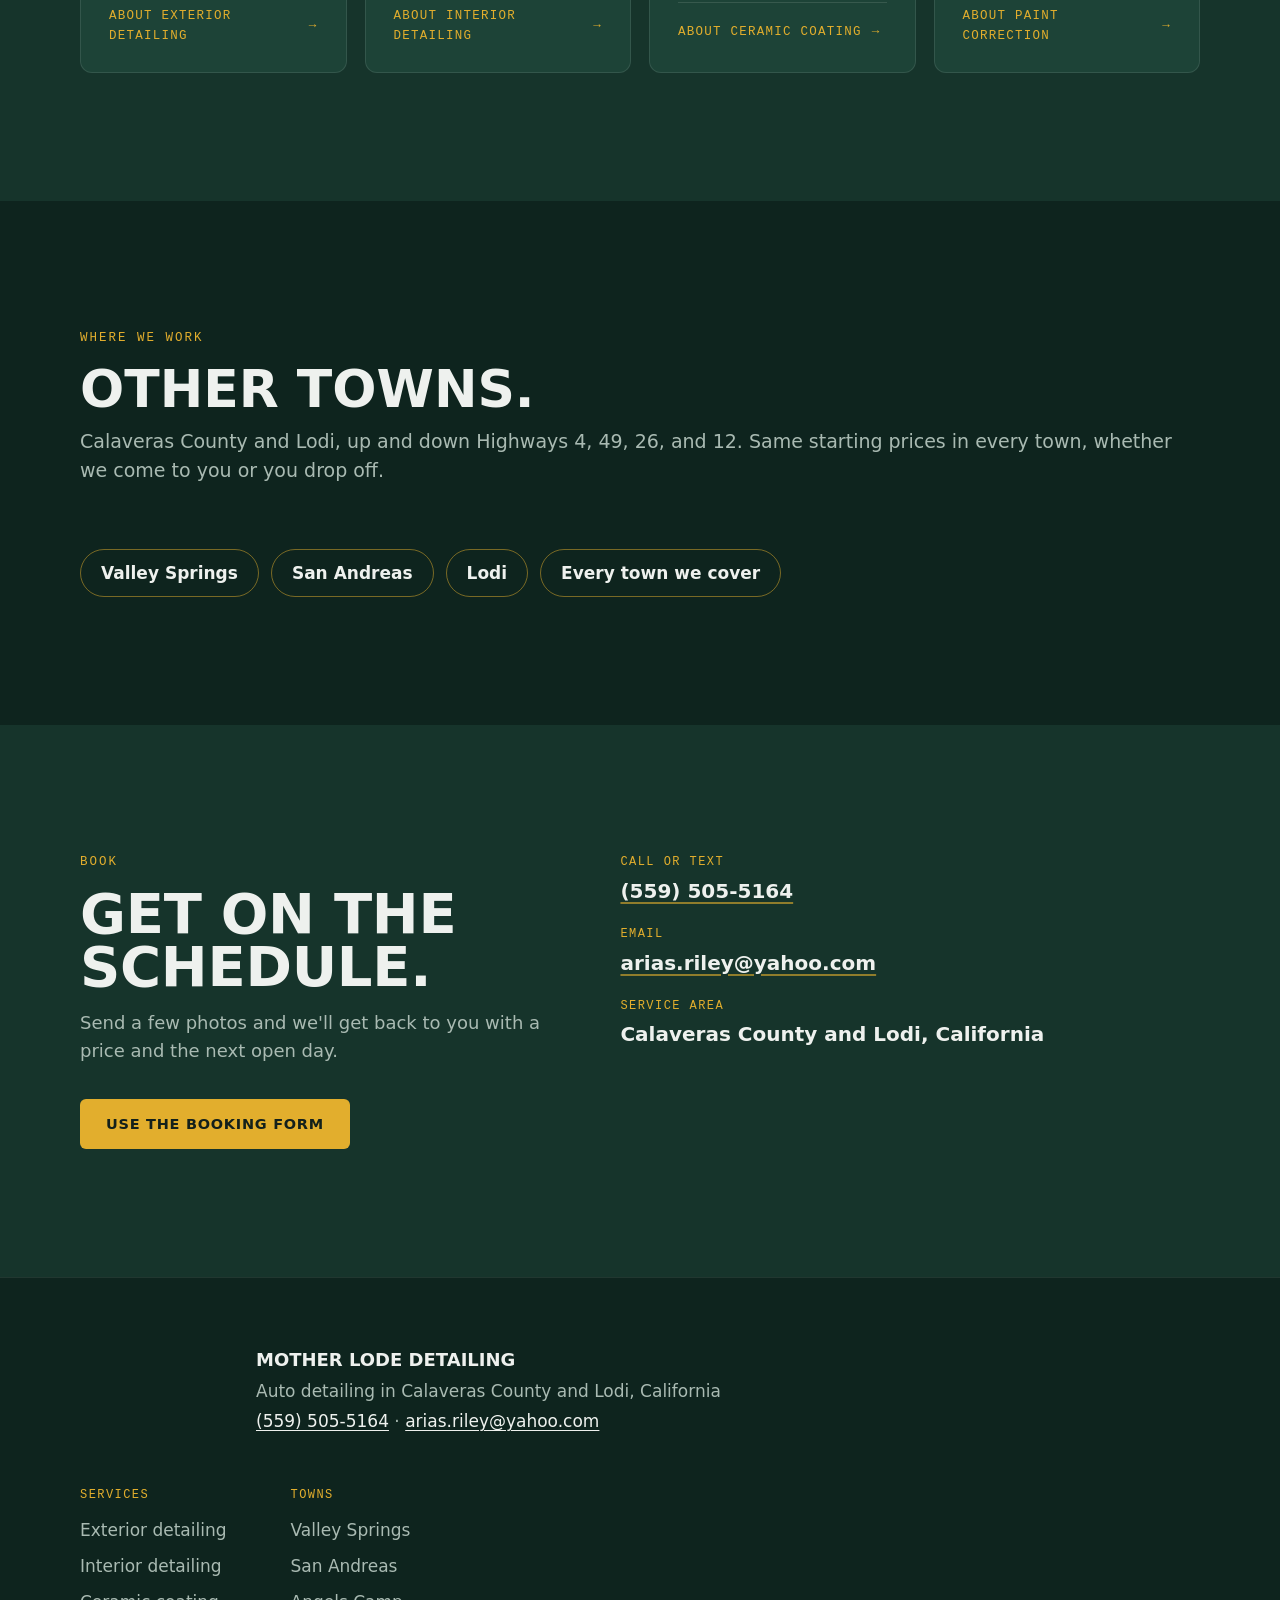
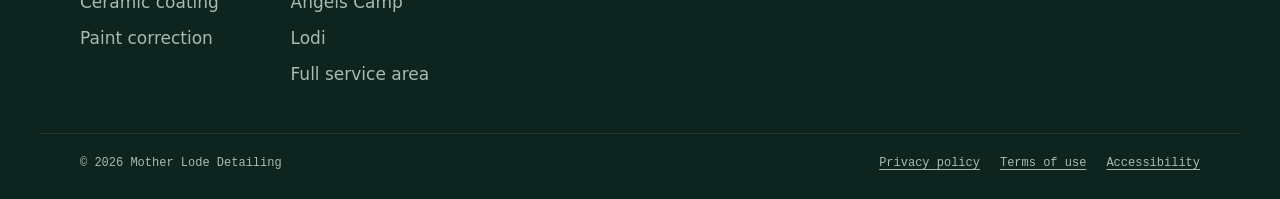
<file: angels-camp.html>
<!doctype html>
<html lang="en">
<head>
<meta charset="utf-8">
<meta name="viewport" content="width=device-width, initial-scale=1">
<meta http-equiv="Content-Security-Policy" content="default-src 'none'; script-src 'self'; style-src 'self' https://fonts.googleapis.com; font-src https://fonts.gstatic.com; img-src 'self' data:; base-uri 'none'; form-action 'none'; object-src 'none'">
<meta name="referrer" content="strict-origin-when-cross-origin">
<title>Auto Detailing in Angels Camp, CA | Mother Lode Detailing</title>
<meta name="description" content="Auto detailing in Angels Camp, CA: pine sap, pollen, and Highway 4 bugs off. Exterior from $80, interior from $140. Mobile or drop-off.">
<meta name="theme-color" content="#0E241E">
<link rel="canonical" href="https://motherlodedetailing.com/angels-camp.html">
<meta property="og:type" content="website">
<meta property="og:url" content="https://motherlodedetailing.com/angels-camp.html">
<meta property="og:title" content="Auto Detailing in Angels Camp, CA | Mother Lode Detailing">
<meta property="og:description" content="Auto detailing in Angels Camp, CA: pine sap, pollen, and Highway 4 bugs off. Exterior from $80, interior from $140. Mobile or drop-off.">
<meta property="og:image" content="https://motherlodedetailing.com/assets/logo-1120.png">
<meta name="twitter:card" content="summary_large_image">
<script type="application/ld+json">
{
  "@context": "https://schema.org",
  "@graph": [
    {
      "@type": "Service",
      "name": "Auto detailing in Angels Camp, CA",
      "serviceType": "Auto detailing",
      "description": "Auto detailing in Angels Camp, CA: pine sap, pollen, and Highway 4 bugs off. Exterior from $80, interior from $140. Mobile or drop-off.",
      "url": "https://motherlodedetailing.com/angels-camp.html",
      "provider": {
        "@type": "AutomotiveBusiness",
        "name": "Mother Lode Detailing",
        "url": "https://motherlodedetailing.com/",
        "telephone": "+1-559-505-5164"
      },
      "areaServed": {
        "@type": "City",
        "name": "Angels Camp, CA"
      }
    },
    {
      "@type": "BreadcrumbList",
      "itemListElement": [
        {
          "@type": "ListItem",
          "position": 1,
          "name": "Home",
          "item": "https://motherlodedetailing.com/"
        },
        {
          "@type": "ListItem",
          "position": 2,
          "name": "Service area",
          "item": "https://motherlodedetailing.com/service-area.html"
        },
        {
          "@type": "ListItem",
          "position": 3,
          "name": "Angels Camp",
          "item": "https://motherlodedetailing.com/angels-camp.html"
        }
      ]
    },
    {
      "@type": "FAQPage",
      "mainEntity": [
        {
          "@type": "Question",
          "name": "Do you charge extra to come to Angels Camp?",
          "acceptedAnswer": {
            "@type": "Answer",
            "text": "No. Angels Camp gets the same starting prices as everywhere else we work, with no extra charge for the drive."
          }
        },
        {
          "@type": "Question",
          "name": "Can you get pine sap off?",
          "acceptedAnswer": {
            "@type": "Answer",
            "text": "Yes. Pine sap, oak pollen, and bug splatter are exactly what an exterior detail is for."
          }
        },
        {
          "@type": "Question",
          "name": "Can you come to me?",
          "acceptedAnswer": {
            "@type": "Answer",
            "text": "Yes. We can come to your home or work in Angels Camp, or you can drop the vehicle off. Tell us which you prefer when you book."
          }
        },
        {
          "@type": "Question",
          "name": "How do I get a price?",
          "acceptedAnswer": {
            "@type": "Answer",
            "text": "Text or email a few photos with the year, make, and model, or use the booking form. We reply with a price and the next open days."
          }
        }
      ]
    }
  ]
}
</script>
<link rel="icon" type="image/png" href="assets/icon-64.png">
<link rel="apple-touch-icon" href="assets/icon-180.png">
<link rel="preconnect" href="https://fonts.googleapis.com">
<link rel="preconnect" href="https://fonts.gstatic.com" crossorigin>
<link rel="stylesheet" href="https://fonts.googleapis.com/css2?family=Archivo:wdth,wght@62..125,400..900&family=IBM+Plex+Mono:wght@500&display=swap">
<link rel="stylesheet" href="assets/styles.css">
</head>
<body class="sub-page">
<a class="skip" href="#main">Skip to content</a>

<header class="legal-bar page-bar">
  <div class="wrap nav-inner">
    <a class="nav-brand" href="/"><span class="nb-top">Mother Lode</span><span class="nb-sub">Detailing</span></a>
    <ul class="nav-links">
      <li><a href="/#services">Services</a></li>
      <li><a href="service-area.html">Area</a></li>
      <li><a href="/#faq">FAQ</a></li>
    </ul>
    <a class="btn btn-gold btn-sm" href="/#book">Book<span class="cta-extra">&nbsp;a detail</span></a>
  </div>
</header>
<main id="main">

  <div class="page-hero">
    <div class="wrap">
      <nav class="crumbs" aria-label="Breadcrumb"><ol><li><a href="/">Home</a></li><li><a href="service-area.html">Service area</a></li><li aria-current="page">Angels Camp</li></ol></nav>
      <p class="eyebrow">Angels Camp, CA · Calaveras County</p>
      <h1><span>Auto detailing</span> <span class="h1-sub">in Angels Camp</span></h1>
      <p class="lede">Exterior, interior, and full details, plus ceramic coatings, for Angels Camp. We come to you or you drop off, at the same prices as everywhere we work.</p>
      <div class="actions">
        <a class="btn btn-gold" href="/#book">Book a detail</a>
        <a class="btn btn-ghost" href="tel:+15595055164">Call or text (559) 505-5164</a>
      </div>
    </div>
  </div>

  <section class="section silver">
    <div class="wrap">
      <div class="sec-head">
        <p class="eyebrow">Angels Camp, CA</p>
        <h2>Detailing for Angels Camp.</h2>
      </div>
      <div class="prose">
        <p>Angels Camp is where Highway 4 leaves Highway 49 and starts the climb toward Murphys and Arnold. Anything that drives up the hill comes back with pine sap and pollen on it, and the Highway 4 bugs don't help.</p>
        <p>Showing your truck at the Calaveras County Fair and Jumping Frog Jubilee in May? Get it cleaned up first with an <a href="exterior-detailing.html">exterior detail</a>, or go all the way with a full inside-and-out detail from $200.</p>
        <p>We can come to your home or work in Angels Camp, or you can drop the vehicle off. Either way, it's the same price, with no extra charge for the drive.</p>
      </div>
    </div>
  </section>

  <section class="section pine">
    <div class="wrap">
      <div class="sec-head">
        <p class="eyebrow">Prices</p>
        <h2>Same prices in Angels Camp.</h2>
        <p>These are starting prices. The final price depends on condition, like how much dirt, hair, or staining there is. Send a few photos and you'll get an exact price before any work starts.</p>
      </div>
      <div class="price-solo with-side">
        <div class="price-card">
          <div class="price-head">
            <h3>Basic details</h3>
            <span>Starting prices</span>
          </div>
          <table class="prices" role="table" aria-label="Starting prices for basic details by vehicle type">
            <thead role="rowgroup">
              <tr role="row">
                <th role="columnheader" scope="col"><span class="sr-only">Service</span></th>
                <th role="columnheader" scope="col">Sedan</th>
                <th role="columnheader" scope="col">Truck</th>
                <th role="columnheader" scope="col">SUV</th>
              </tr>
            </thead>
            <tbody role="rowgroup">
              <tr role="row">
                <th role="rowheader" scope="row">Exterior<span>Foam pre-wash, hand wash, wheels, tires, and glass</span></th>
                <td role="cell" data-label="Sedan">$80</td>
                <td role="cell" data-label="Truck">$100</td>
                <td role="cell" data-label="SUV">$100</td>
              </tr>
              <tr role="row">
                <th role="rowheader" scope="row">Interior<span>Vacuum, wipe-down, seats and carpet spot-treated, inside glass</span></th>
                <td role="cell" data-label="Sedan">$140</td>
                <td role="cell" data-label="Truck">$140</td>
                <td role="cell" data-label="SUV">$160</td>
              </tr>
            </tbody>
          </table>
          <div class="combo">
            <p class="combo-name">Full inside &amp; out<span>The exterior and interior together, in one visit</span></p>
            <p class="combo-price">$200</p>
          </div>
          <p class="price-note">Heavy dirt, pet hair, or deep stains can raise the price. You always get the number before we start.</p>
        </div>
        <div class="price-side">
          <article class="card featured">
            <h3>Ceramic coating</h3>
            <p class="price">$750 to $1,200</p>
            <p class="for">A hard, glossy layer on the paint so dirt and water slide off and every wash gets easier.</p>
            <a class="card-cta" href="ceramic-coating.html">About ceramic coating</a>
          </article>
          <article class="card">
            <p class="soon">Coming soon</p>
            <h3>Paint correction</h3>
            <p class="price">From $400</p>
            <p class="for">Full body. Machine polishing that takes out swirls, light scratches, and dull, oxidized paint.</p>
            <a class="card-cta" href="paint-correction.html">About paint correction</a>
          </article>
        </div>
      </div>
    </div>
  </section>

  <section class="section pine">
    <div class="wrap">
      <div class="sec-head">
        <p class="eyebrow">Nearby</p>
        <h2>Up Highway 4 and along 49.</h2>
      </div>
      <div class="prose">
        <p>Up Highway 4 we work in Vallecito, Murphys, Avery, Hathaway Pines, and Arnold, plus Copperopolis. North on 49 is <a href="san-andreas.html">San Andreas</a>. See the <a href="service-area.html">full service area</a>.</p>
      </div>
    </div>
  </section>

  <section class="section silver">
    <div class="wrap">
      <div class="sec-head">
        <p class="eyebrow">How it works</p>
        <h2>Three steps to a clean vehicle.</h2>
      </div>
      <div class="track">
        <svg class="vein" viewBox="0 0 960 40" preserveAspectRatio="none" aria-hidden="true">
          <path pathLength="1" d="M0 20 C 80 6, 160 34, 240 20 S 400 6, 480 20 S 640 34, 720 20 S 880 6, 960 20"/>
        </svg>
        <ol class="steps">
          <li class="step">
            <span class="step-n" aria-hidden="true">1</span>
            <h3>Send a few photos</h3>
            <p>Text or email pictures of the inside and outside, with the year, make, and model.</p>
          </li>
          <li class="step">
            <span class="step-n" aria-hidden="true">2</span>
            <h3>Get a price and a day</h3>
            <p>We reply with a quote and the next open days. Pick the one that works, and whether we come to you or you drop off.</p>
          </li>
          <li class="step">
            <span class="step-n" aria-hidden="true">3</span>
            <h3>Get it back clean</h3>
            <p>We do the work, and you drive off in a vehicle that looks right again.</p>
          </li>
        </ol>
      </div>
    </div>
  </section>

  <section class="section silver" id="faq">
    <div class="wrap faq-wrap">
      <div class="sec-head">
        <p class="eyebrow">FAQ</p>
        <h2>Good questions.</h2>
      </div>
      <div class="faq-list">
        <details>
          <summary>Do you charge extra to come to Angels Camp?</summary>
          <p>No. Angels Camp gets the same starting prices as everywhere else we work, with no extra charge for the drive.</p>
        </details>
        <details>
          <summary>Can you get pine sap off?</summary>
          <p>Yes. Pine sap, oak pollen, and bug splatter are exactly what an exterior detail is for.</p>
        </details>
        <details>
          <summary>Can you come to me?</summary>
          <p>Yes. We can come to your home or work in Angels Camp, or you can drop the vehicle off. Tell us which you prefer when you book.</p>
        </details>
        <details>
          <summary>How do I get a price?</summary>
          <p>Text or email a few photos with the year, make, and model, or use the booking form. We reply with a price and the next open days.</p>
        </details>
      </div>
    </div>
  </section>

  <section class="section pine">
    <div class="wrap">
      <div class="sec-head">
        <p class="eyebrow">Services</p>
        <h2>What we do.</h2>
      </div>
      <div class="link-grid">
        <article class="card">
          <h3>Exterior detailing</h3>
          <p class="price">From $80</p>
          <p class="for">Foam pre-wash, hand wash, wheels, tires, and glass.</p>
          <a class="card-cta" href="exterior-detailing.html">About exterior detailing</a>
        </article>
        <article class="card">
          <h3>Interior detailing</h3>
          <p class="price">From $140</p>
          <p class="for">Vacuum, wipe-down, seats and carpet spot-treated, inside glass.</p>
          <a class="card-cta" href="interior-detailing.html">About interior detailing</a>
        </article>
        <article class="card">
          <h3>Ceramic coating</h3>
          <p class="price">$750 to $1,200</p>
          <p class="for">A hard, glossy layer so dirt and water slide off.</p>
          <a class="card-cta" href="ceramic-coating.html">About ceramic coating</a>
        </article>
        <article class="card">
          <h3>Paint correction</h3>
          <p class="price">From $400</p>
          <p class="for">Coming soon. Machine polishing for swirls, light scratches, and dull paint.</p>
          <a class="card-cta" href="paint-correction.html">About paint correction</a>
        </article>
      </div>
    </div>
  </section>

  <section class="section area">
    <div class="wrap">
      <p class="eyebrow">Where we work</p>
      <h2 class="town-head">Other towns.</h2>
      <p class="area-sub">Calaveras County and Lodi, up and down Highways 4, 49, 26, and 12. Same starting prices in every town, whether we come to you or you drop off.</p>
      <ul class="town-links"><li><a href="valley-springs.html">Valley Springs</a></li><li><a href="san-andreas.html">San Andreas</a></li><li><a href="lodi.html">Lodi</a></li><li><a href="service-area.html">Every town we cover</a></li></ul>
    </div>
  </section>

  <section class="section pine book">
    <div class="wrap book-grid">
      <div class="book-copy">
        <p class="eyebrow">Book</p>
        <h2>Get on the schedule.</h2>
        <p>Send a few photos and we'll get back to you with a price and the next open day.</p>
        <a class="btn btn-gold" href="/#book">Use the booking form</a>
      </div>
      <dl class="contact">
        <div><dt>Call or text</dt><dd><a href="tel:+15595055164">(559) 505-5164</a></dd></div>
        <div><dt>Email</dt><dd><a href="mailto:arias.riley@yahoo.com">arias.riley@yahoo.com</a></dd></div>
        <div><dt>Service area</dt><dd>Calaveras County and Lodi, California</dd></div>
      </dl>
    </div>
  </section>

</main>

<footer class="footer">
  <div class="wrap footer-grid">
    <img class="footer-logo" src="assets/logo-320.png" width="320" height="265" loading="lazy" alt="Mother Lode Detailing">
    <div class="footer-info">
      <p class="footer-name">Mother Lode Detailing</p>
      <p>Auto detailing in Calaveras County and Lodi, California</p>
      <p><a href="tel:+15595055164">(559) 505-5164</a> · <a href="mailto:arias.riley@yahoo.com">arias.riley@yahoo.com</a></p>
    </div>
  </div>
  <nav class="wrap footer-nav" aria-label="Services and towns">
    <div><p>Services</p><ul><li><a href="exterior-detailing.html">Exterior detailing</a></li><li><a href="interior-detailing.html">Interior detailing</a></li><li><a href="ceramic-coating.html">Ceramic coating</a></li><li><a href="paint-correction.html">Paint correction</a></li></ul></div>
    <div><p>Towns</p><ul><li><a href="valley-springs.html">Valley Springs</a></li><li><a href="san-andreas.html">San Andreas</a></li><li><a href="angels-camp.html">Angels Camp</a></li><li><a href="lodi.html">Lodi</a></li><li><a href="service-area.html">Full service area</a></li></ul></div>
  </nav>
  <div class="wrap footer-fine">
    <p>© 2026 Mother Lode Detailing</p>
    <ul class="legal-links">
      <li><a href="privacy.html">Privacy policy</a></li>
      <li><a href="terms.html">Terms of use</a></li>
      <li><a href="accessibility.html">Accessibility</a></li>
    </ul>
  </div>
</footer>
</body>
</html>
</file>
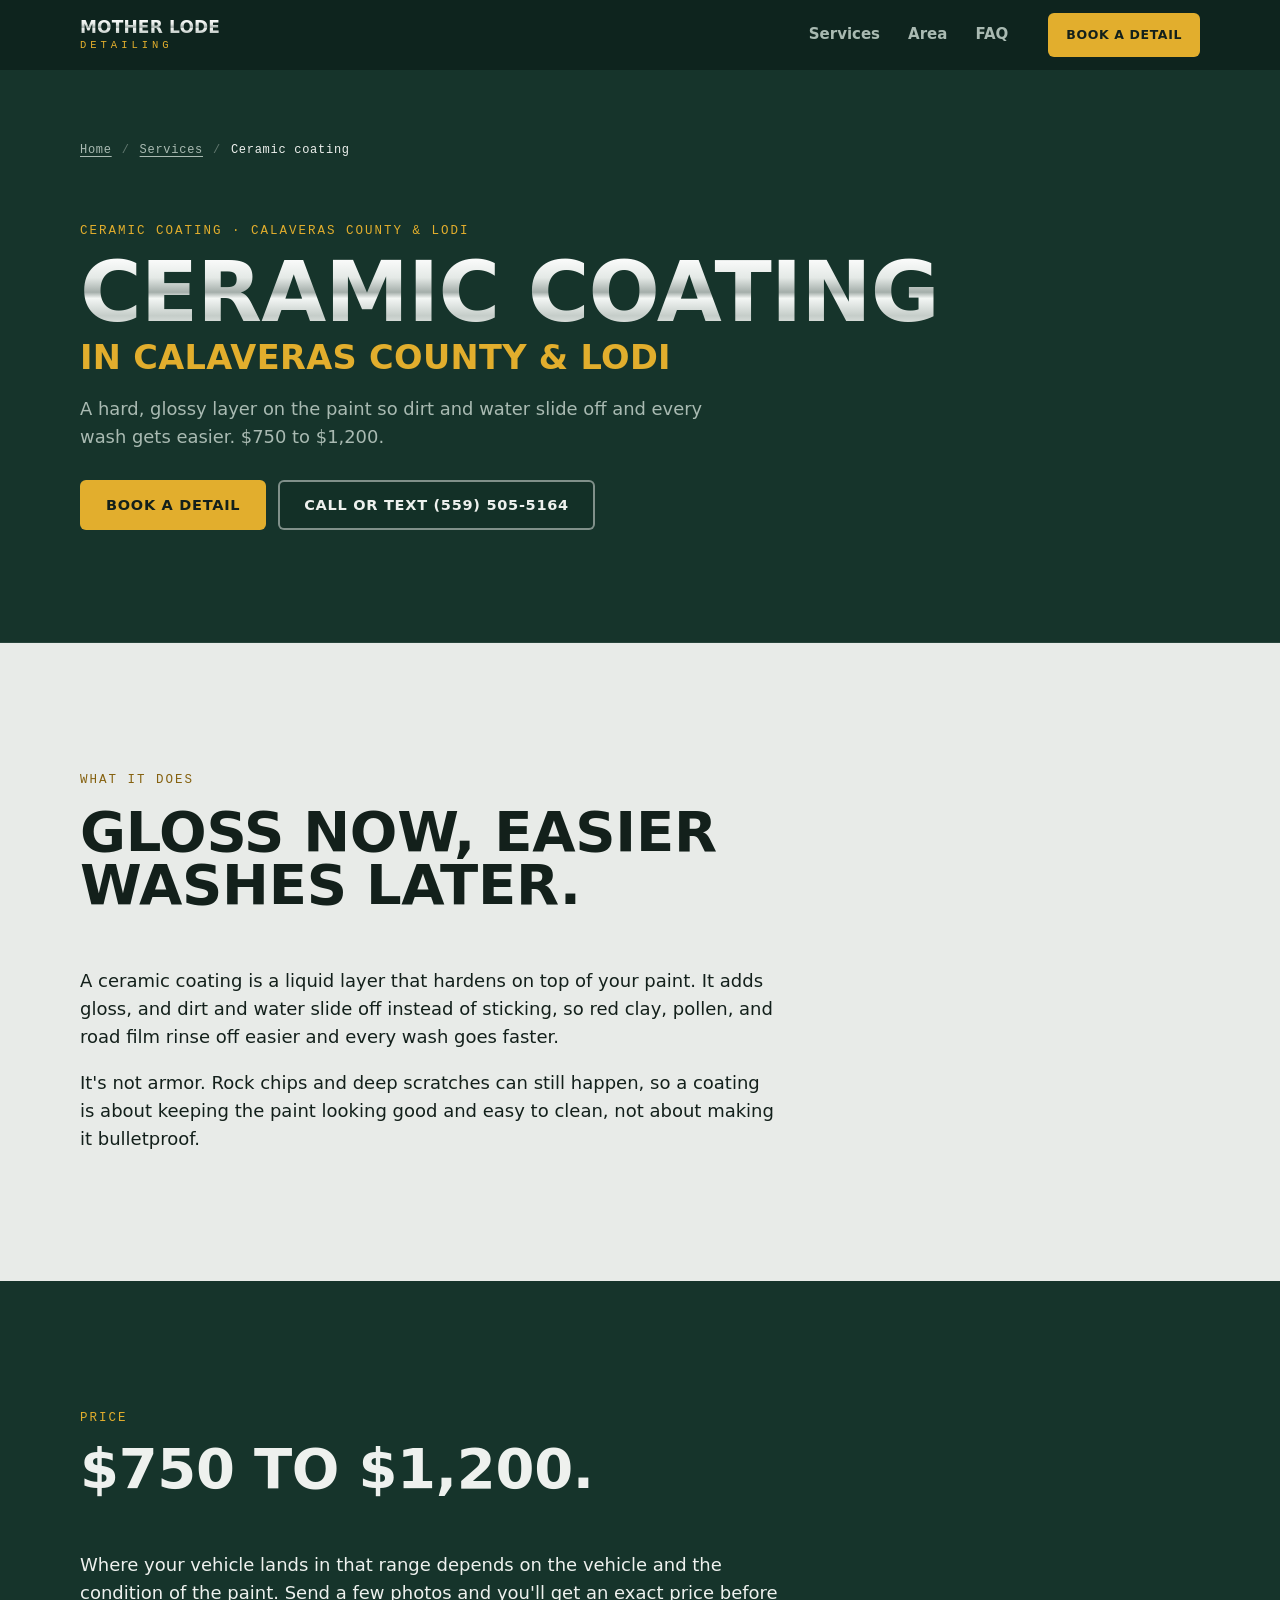
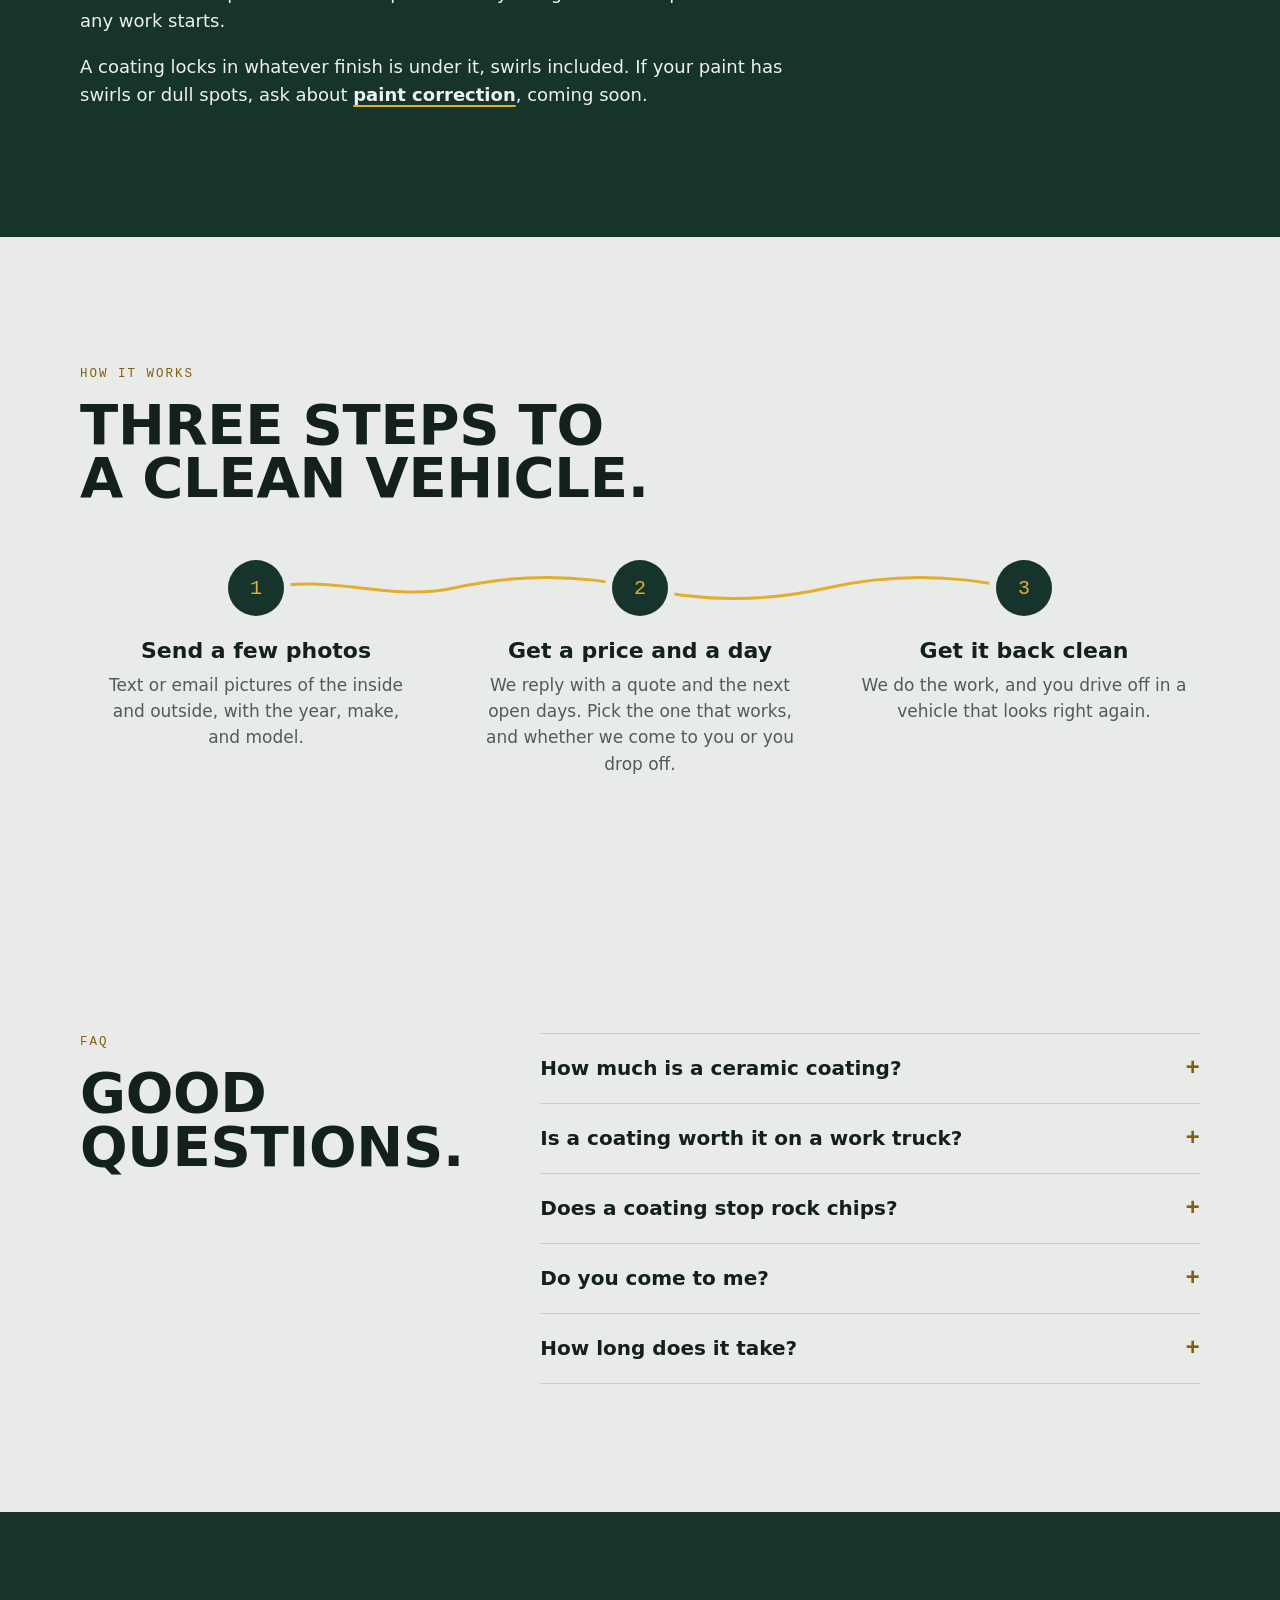
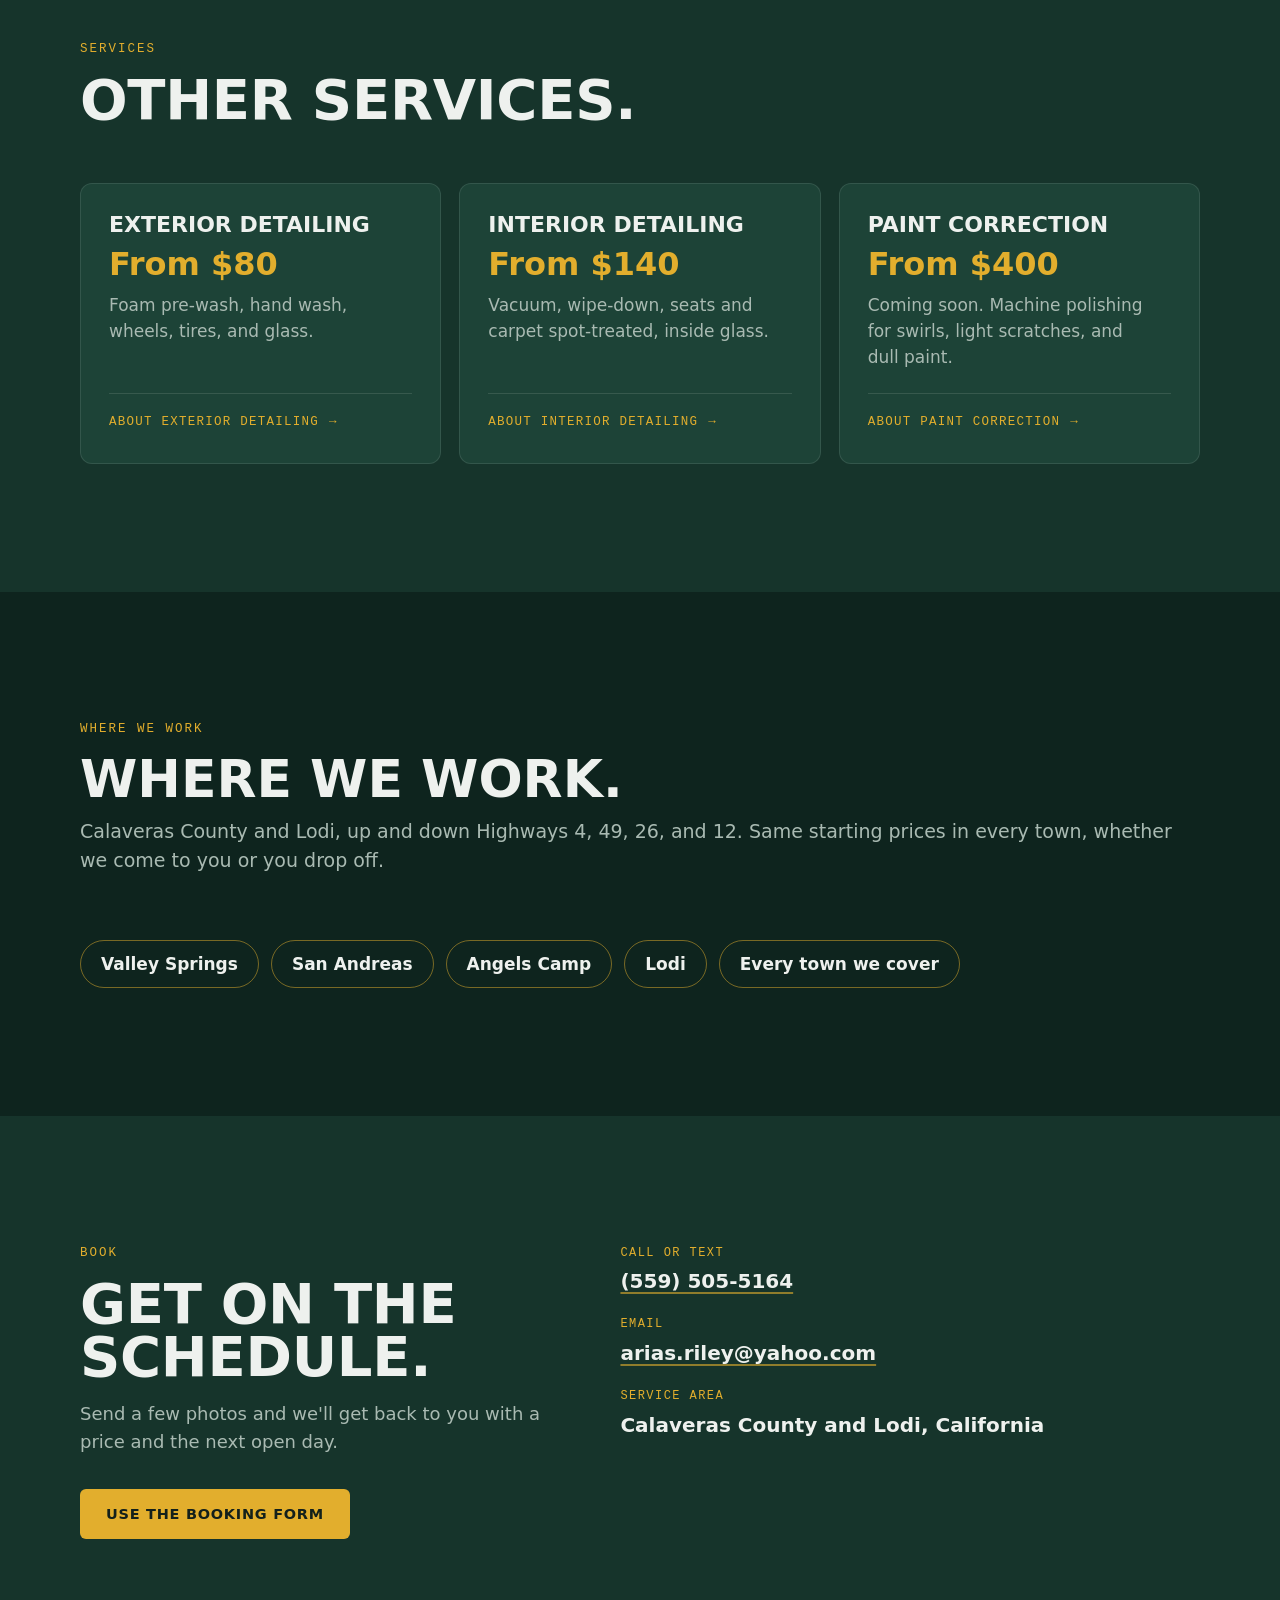
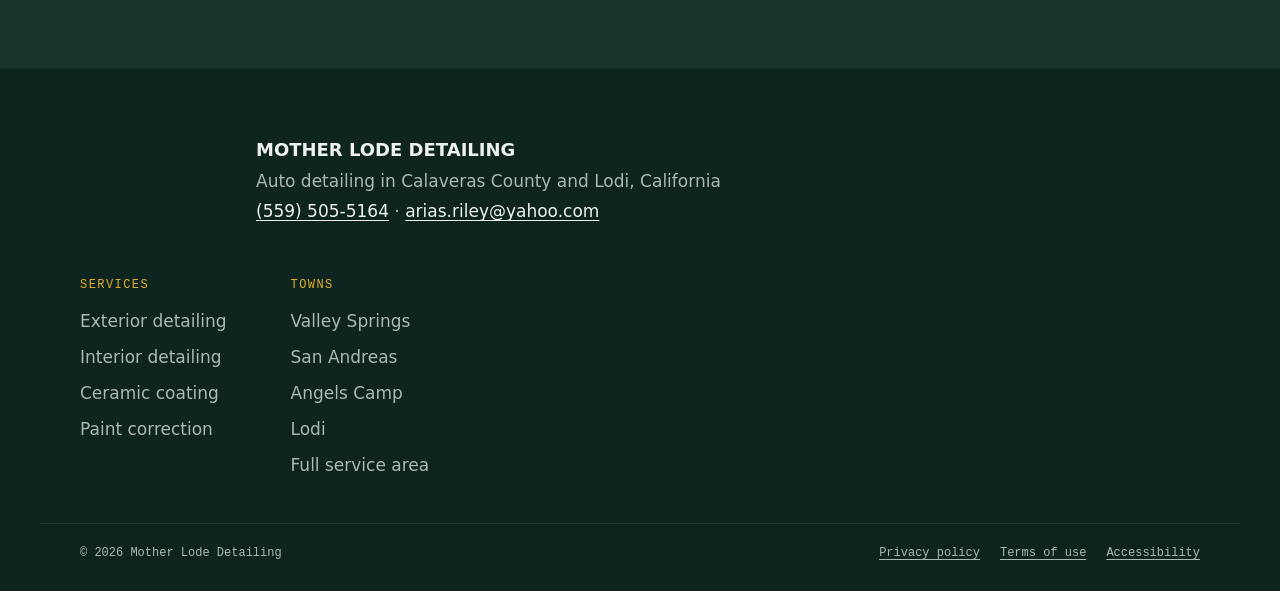
<file: ceramic-coating.html>
<!doctype html>
<html lang="en">
<head>
<meta charset="utf-8">
<meta name="viewport" content="width=device-width, initial-scale=1">
<meta http-equiv="Content-Security-Policy" content="default-src 'none'; script-src 'self'; style-src 'self' https://fonts.googleapis.com; font-src https://fonts.gstatic.com; img-src 'self' data:; base-uri 'none'; form-action 'none'; object-src 'none'">
<meta name="referrer" content="strict-origin-when-cross-origin">
<title>Ceramic Coating in Calaveras &amp; Lodi | Mother Lode</title>
<meta name="description" content="Ceramic coating in Calaveras County and Lodi, CA. A hard, glossy layer so dirt and water slide off and washing gets easier. $750 to $1,200.">
<meta name="theme-color" content="#0E241E">
<link rel="canonical" href="https://motherlodedetailing.com/ceramic-coating.html">
<meta property="og:type" content="website">
<meta property="og:url" content="https://motherlodedetailing.com/ceramic-coating.html">
<meta property="og:title" content="Ceramic Coating in Calaveras &amp; Lodi | Mother Lode">
<meta property="og:description" content="Ceramic coating in Calaveras County and Lodi, CA. A hard, glossy layer so dirt and water slide off and washing gets easier. $750 to $1,200.">
<meta property="og:image" content="https://motherlodedetailing.com/assets/logo-1120.png">
<meta name="twitter:card" content="summary_large_image">
<script type="application/ld+json">
{
  "@context": "https://schema.org",
  "@graph": [
    {
      "@type": "Service",
      "name": "Ceramic coating",
      "serviceType": "Ceramic coating",
      "description": "Ceramic coating in Calaveras County and Lodi, CA. A hard, glossy layer so dirt and water slide off and washing gets easier. $750 to $1,200.",
      "url": "https://motherlodedetailing.com/ceramic-coating.html",
      "provider": {
        "@type": "AutomotiveBusiness",
        "name": "Mother Lode Detailing",
        "url": "https://motherlodedetailing.com/",
        "telephone": "+1-559-505-5164"
      },
      "areaServed": [
        {
          "@type": "AdministrativeArea",
          "name": "Calaveras County, CA"
        },
        {
          "@type": "City",
          "name": "Lodi, CA"
        }
      ]
    },
    {
      "@type": "BreadcrumbList",
      "itemListElement": [
        {
          "@type": "ListItem",
          "position": 1,
          "name": "Home",
          "item": "https://motherlodedetailing.com/"
        },
        {
          "@type": "ListItem",
          "position": 2,
          "name": "Services",
          "item": "https://motherlodedetailing.com/#services"
        },
        {
          "@type": "ListItem",
          "position": 3,
          "name": "Ceramic coating",
          "item": "https://motherlodedetailing.com/ceramic-coating.html"
        }
      ]
    },
    {
      "@type": "FAQPage",
      "mainEntity": [
        {
          "@type": "Question",
          "name": "How much is a ceramic coating?",
          "acceptedAnswer": {
            "@type": "Answer",
            "text": "$750 to $1,200, depending on the vehicle and the paint's condition. Send a few photos for an exact price before any work starts."
          }
        },
        {
          "@type": "Question",
          "name": "Is a coating worth it on a work truck?",
          "acceptedAnswer": {
            "@type": "Answer",
            "text": "If the truck lives on dirt roads, a coating makes every wash quicker, because dirt and water slide off instead of sticking."
          }
        },
        {
          "@type": "Question",
          "name": "Does a coating stop rock chips?",
          "acceptedAnswer": {
            "@type": "Answer",
            "text": "No. A coating adds gloss and makes washing easier, but rock chips and deep scratches can still happen."
          }
        },
        {
          "@type": "Question",
          "name": "Do you come to me?",
          "acceptedAnswer": {
            "@type": "Answer",
            "text": "We can come to you, or you can drop the vehicle off. We'll talk through what works best for a coating when you book."
          }
        },
        {
          "@type": "Question",
          "name": "How long does it take?",
          "acceptedAnswer": {
            "@type": "Answer",
            "text": "That depends on the vehicle and the service. We'll give you a time estimate when we confirm your day."
          }
        }
      ]
    }
  ]
}
</script>
<link rel="icon" type="image/png" href="assets/icon-64.png">
<link rel="apple-touch-icon" href="assets/icon-180.png">
<link rel="preconnect" href="https://fonts.googleapis.com">
<link rel="preconnect" href="https://fonts.gstatic.com" crossorigin>
<link rel="stylesheet" href="https://fonts.googleapis.com/css2?family=Archivo:wdth,wght@62..125,400..900&family=IBM+Plex+Mono:wght@500&display=swap">
<link rel="stylesheet" href="assets/styles.css">
</head>
<body class="sub-page">
<a class="skip" href="#main">Skip to content</a>

<header class="legal-bar page-bar">
  <div class="wrap nav-inner">
    <a class="nav-brand" href="/"><span class="nb-top">Mother Lode</span><span class="nb-sub">Detailing</span></a>
    <ul class="nav-links">
      <li><a href="/#services">Services</a></li>
      <li><a href="service-area.html">Area</a></li>
      <li><a href="/#faq">FAQ</a></li>
    </ul>
    <a class="btn btn-gold btn-sm" href="/#book">Book<span class="cta-extra">&nbsp;a detail</span></a>
  </div>
</header>
<main id="main">

  <div class="page-hero">
    <div class="wrap">
      <nav class="crumbs" aria-label="Breadcrumb"><ol><li><a href="/">Home</a></li><li><a href="/#services">Services</a></li><li aria-current="page">Ceramic coating</li></ol></nav>
      <p class="eyebrow">Ceramic coating · Calaveras County &amp; Lodi</p>
      <h1><span>Ceramic coating</span> <span class="h1-sub">in Calaveras County &amp; Lodi</span></h1>
      <p class="lede">A hard, glossy layer on the paint so dirt and water slide off and every wash gets easier. $750 to $1,200.</p>
      <div class="actions">
        <a class="btn btn-gold" href="/#book">Book a detail</a>
        <a class="btn btn-ghost" href="tel:+15595055164">Call or text (559) 505-5164</a>
      </div>
    </div>
  </div>

  <section class="section silver">
    <div class="wrap">
      <div class="sec-head">
        <p class="eyebrow">What it does</p>
        <h2>Gloss now, easier washes later.</h2>
      </div>
      <div class="prose">
        <p>A ceramic coating is a liquid layer that hardens on top of your paint. It adds gloss, and dirt and water slide off instead of sticking, so red clay, pollen, and road film rinse off easier and every wash goes faster.</p>
        <p>It's not armor. Rock chips and deep scratches can still happen, so a coating is about keeping the paint looking good and easy to clean, not about making it bulletproof.</p>
      </div>
    </div>
  </section>

  <section class="section pine">
    <div class="wrap">
      <div class="sec-head">
        <p class="eyebrow">Price</p>
        <h2>$750 to $1,200.</h2>
      </div>
      <div class="prose">
        <p>Where your vehicle lands in that range depends on the vehicle and the condition of the paint. Send a few photos and you'll get an exact price before any work starts.</p>
        <p>A coating locks in whatever finish is under it, swirls included. If your paint has swirls or dull spots, ask about <a href="paint-correction.html">paint correction</a>, coming soon.</p>
      </div>
    </div>
  </section>

  <section class="section silver">
    <div class="wrap">
      <div class="sec-head">
        <p class="eyebrow">How it works</p>
        <h2>Three steps to a clean vehicle.</h2>
      </div>
      <div class="track">
        <svg class="vein" viewBox="0 0 960 40" preserveAspectRatio="none" aria-hidden="true">
          <path pathLength="1" d="M0 20 C 80 6, 160 34, 240 20 S 400 6, 480 20 S 640 34, 720 20 S 880 6, 960 20"/>
        </svg>
        <ol class="steps">
          <li class="step">
            <span class="step-n" aria-hidden="true">1</span>
            <h3>Send a few photos</h3>
            <p>Text or email pictures of the inside and outside, with the year, make, and model.</p>
          </li>
          <li class="step">
            <span class="step-n" aria-hidden="true">2</span>
            <h3>Get a price and a day</h3>
            <p>We reply with a quote and the next open days. Pick the one that works, and whether we come to you or you drop off.</p>
          </li>
          <li class="step">
            <span class="step-n" aria-hidden="true">3</span>
            <h3>Get it back clean</h3>
            <p>We do the work, and you drive off in a vehicle that looks right again.</p>
          </li>
        </ol>
      </div>
    </div>
  </section>

  <section class="section silver" id="faq">
    <div class="wrap faq-wrap">
      <div class="sec-head">
        <p class="eyebrow">FAQ</p>
        <h2>Good questions.</h2>
      </div>
      <div class="faq-list">
        <details>
          <summary>How much is a ceramic coating?</summary>
          <p>$750 to $1,200, depending on the vehicle and the paint's condition. Send a few photos for an exact price before any work starts.</p>
        </details>
        <details>
          <summary>Is a coating worth it on a work truck?</summary>
          <p>If the truck lives on dirt roads, a coating makes every wash quicker, because dirt and water slide off instead of sticking.</p>
        </details>
        <details>
          <summary>Does a coating stop rock chips?</summary>
          <p>No. A coating adds gloss and makes washing easier, but rock chips and deep scratches can still happen.</p>
        </details>
        <details>
          <summary>Do you come to me?</summary>
          <p>We can come to you, or you can drop the vehicle off. We'll talk through what works best for a coating when you book.</p>
        </details>
        <details>
          <summary>How long does it take?</summary>
          <p>That depends on the vehicle and the service. We'll give you a time estimate when we confirm your day.</p>
        </details>
      </div>
    </div>
  </section>

  <section class="section pine">
    <div class="wrap">
      <div class="sec-head">
        <p class="eyebrow">Services</p>
        <h2>Other services.</h2>
      </div>
      <div class="link-grid">
        <article class="card">
          <h3>Exterior detailing</h3>
          <p class="price">From $80</p>
          <p class="for">Foam pre-wash, hand wash, wheels, tires, and glass.</p>
          <a class="card-cta" href="exterior-detailing.html">About exterior detailing</a>
        </article>
        <article class="card">
          <h3>Interior detailing</h3>
          <p class="price">From $140</p>
          <p class="for">Vacuum, wipe-down, seats and carpet spot-treated, inside glass.</p>
          <a class="card-cta" href="interior-detailing.html">About interior detailing</a>
        </article>
        <article class="card">
          <h3>Paint correction</h3>
          <p class="price">From $400</p>
          <p class="for">Coming soon. Machine polishing for swirls, light scratches, and dull paint.</p>
          <a class="card-cta" href="paint-correction.html">About paint correction</a>
        </article>
      </div>
    </div>
  </section>

  <section class="section area">
    <div class="wrap">
      <p class="eyebrow">Where we work</p>
      <h2 class="town-head">Where we work.</h2>
      <p class="area-sub">Calaveras County and Lodi, up and down Highways 4, 49, 26, and 12. Same starting prices in every town, whether we come to you or you drop off.</p>
      <ul class="town-links"><li><a href="valley-springs.html">Valley Springs</a></li><li><a href="san-andreas.html">San Andreas</a></li><li><a href="angels-camp.html">Angels Camp</a></li><li><a href="lodi.html">Lodi</a></li><li><a href="service-area.html">Every town we cover</a></li></ul>
    </div>
  </section>

  <section class="section pine book">
    <div class="wrap book-grid">
      <div class="book-copy">
        <p class="eyebrow">Book</p>
        <h2>Get on the schedule.</h2>
        <p>Send a few photos and we'll get back to you with a price and the next open day.</p>
        <a class="btn btn-gold" href="/#book">Use the booking form</a>
      </div>
      <dl class="contact">
        <div><dt>Call or text</dt><dd><a href="tel:+15595055164">(559) 505-5164</a></dd></div>
        <div><dt>Email</dt><dd><a href="mailto:arias.riley@yahoo.com">arias.riley@yahoo.com</a></dd></div>
        <div><dt>Service area</dt><dd>Calaveras County and Lodi, California</dd></div>
      </dl>
    </div>
  </section>

</main>

<footer class="footer">
  <div class="wrap footer-grid">
    <img class="footer-logo" src="assets/logo-320.png" width="320" height="265" loading="lazy" alt="Mother Lode Detailing">
    <div class="footer-info">
      <p class="footer-name">Mother Lode Detailing</p>
      <p>Auto detailing in Calaveras County and Lodi, California</p>
      <p><a href="tel:+15595055164">(559) 505-5164</a> · <a href="mailto:arias.riley@yahoo.com">arias.riley@yahoo.com</a></p>
    </div>
  </div>
  <nav class="wrap footer-nav" aria-label="Services and towns">
    <div><p>Services</p><ul><li><a href="exterior-detailing.html">Exterior detailing</a></li><li><a href="interior-detailing.html">Interior detailing</a></li><li><a href="ceramic-coating.html">Ceramic coating</a></li><li><a href="paint-correction.html">Paint correction</a></li></ul></div>
    <div><p>Towns</p><ul><li><a href="valley-springs.html">Valley Springs</a></li><li><a href="san-andreas.html">San Andreas</a></li><li><a href="angels-camp.html">Angels Camp</a></li><li><a href="lodi.html">Lodi</a></li><li><a href="service-area.html">Full service area</a></li></ul></div>
  </nav>
  <div class="wrap footer-fine">
    <p>© 2026 Mother Lode Detailing</p>
    <ul class="legal-links">
      <li><a href="privacy.html">Privacy policy</a></li>
      <li><a href="terms.html">Terms of use</a></li>
      <li><a href="accessibility.html">Accessibility</a></li>
    </ul>
  </div>
</footer>
</body>
</html>
</file>
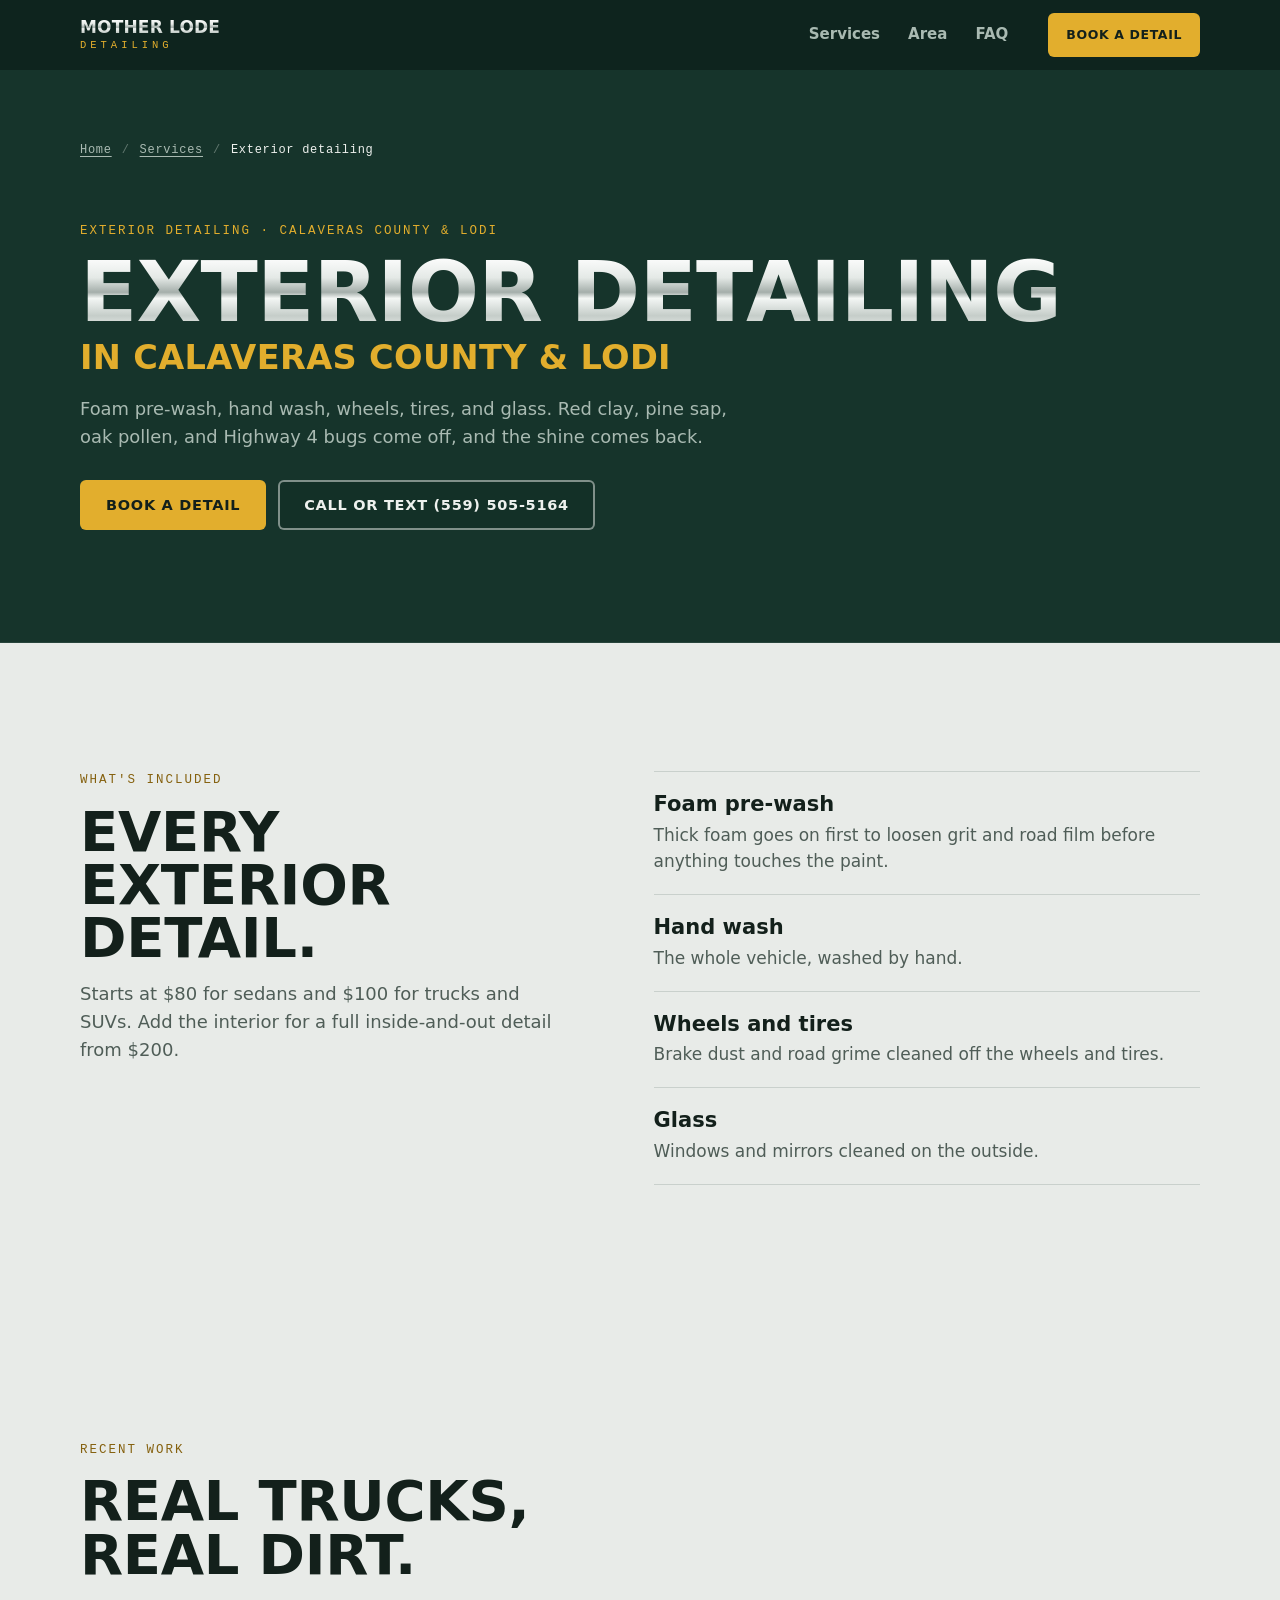
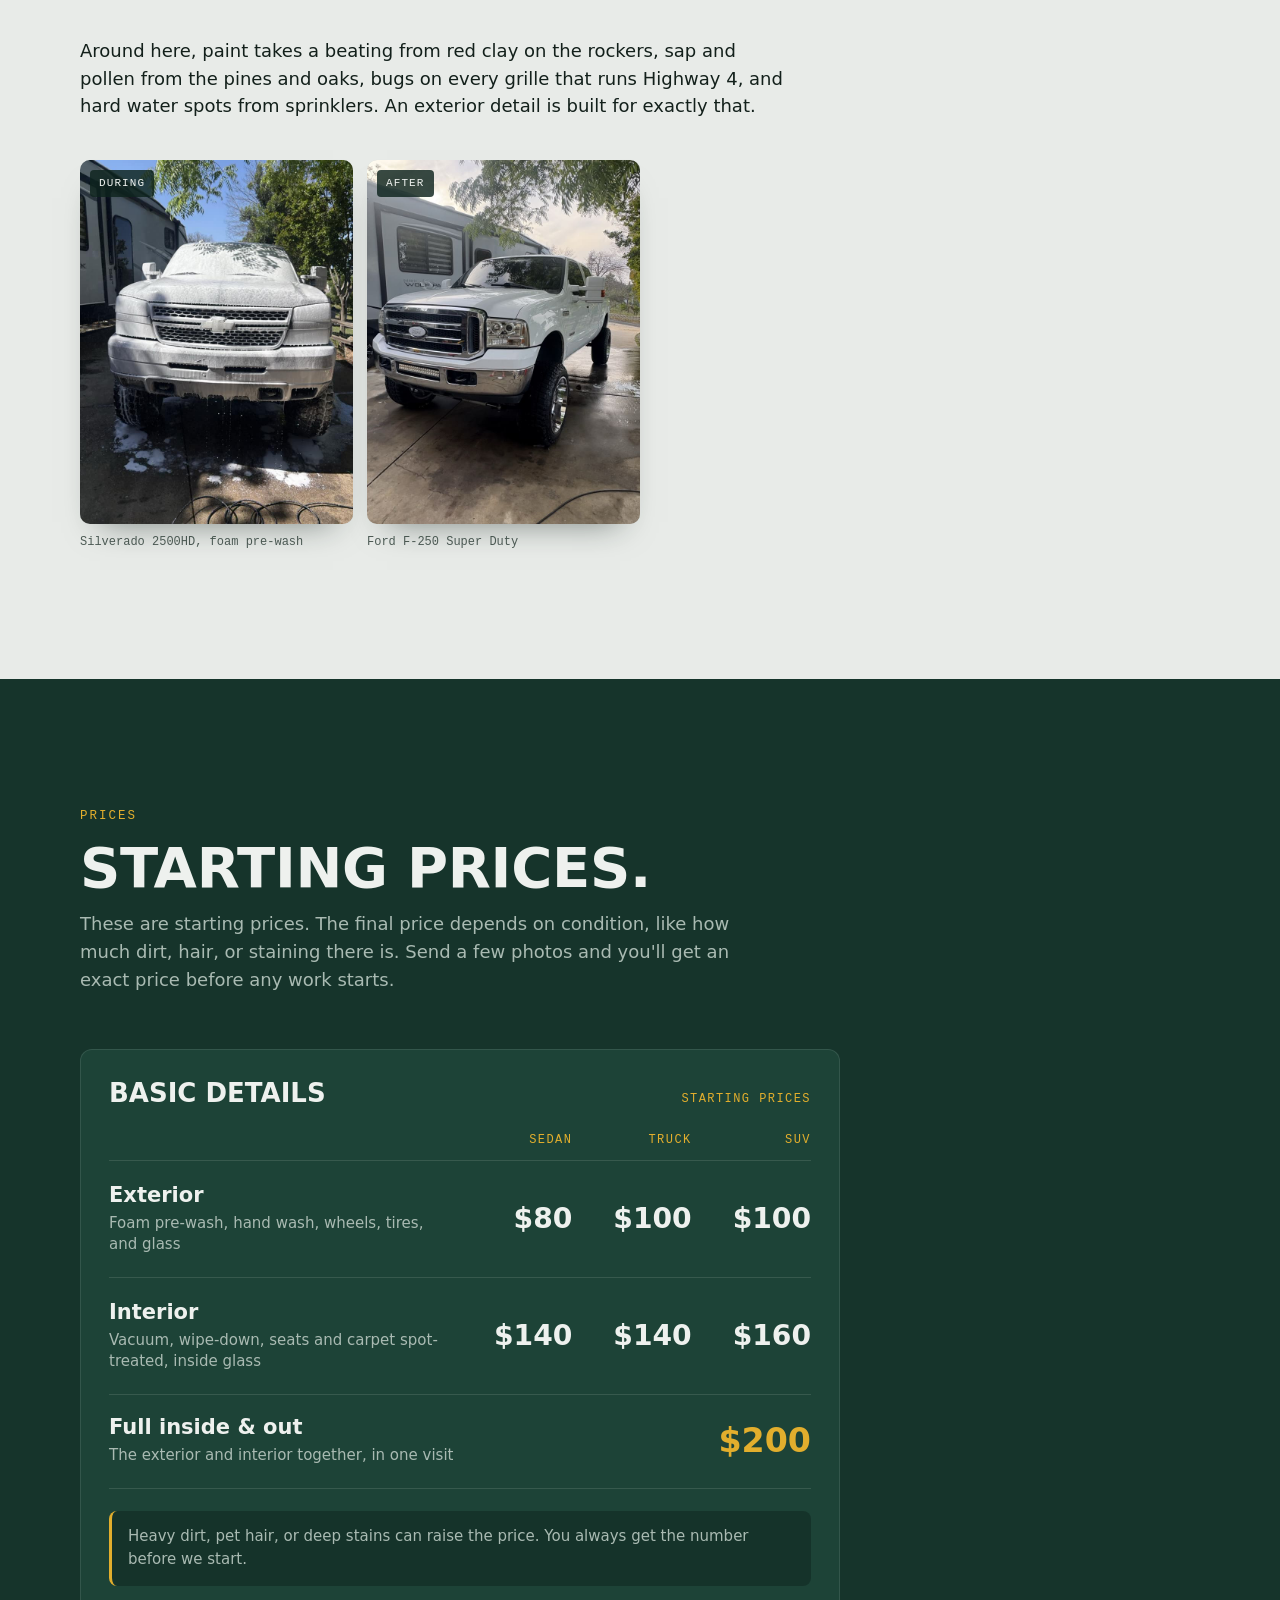
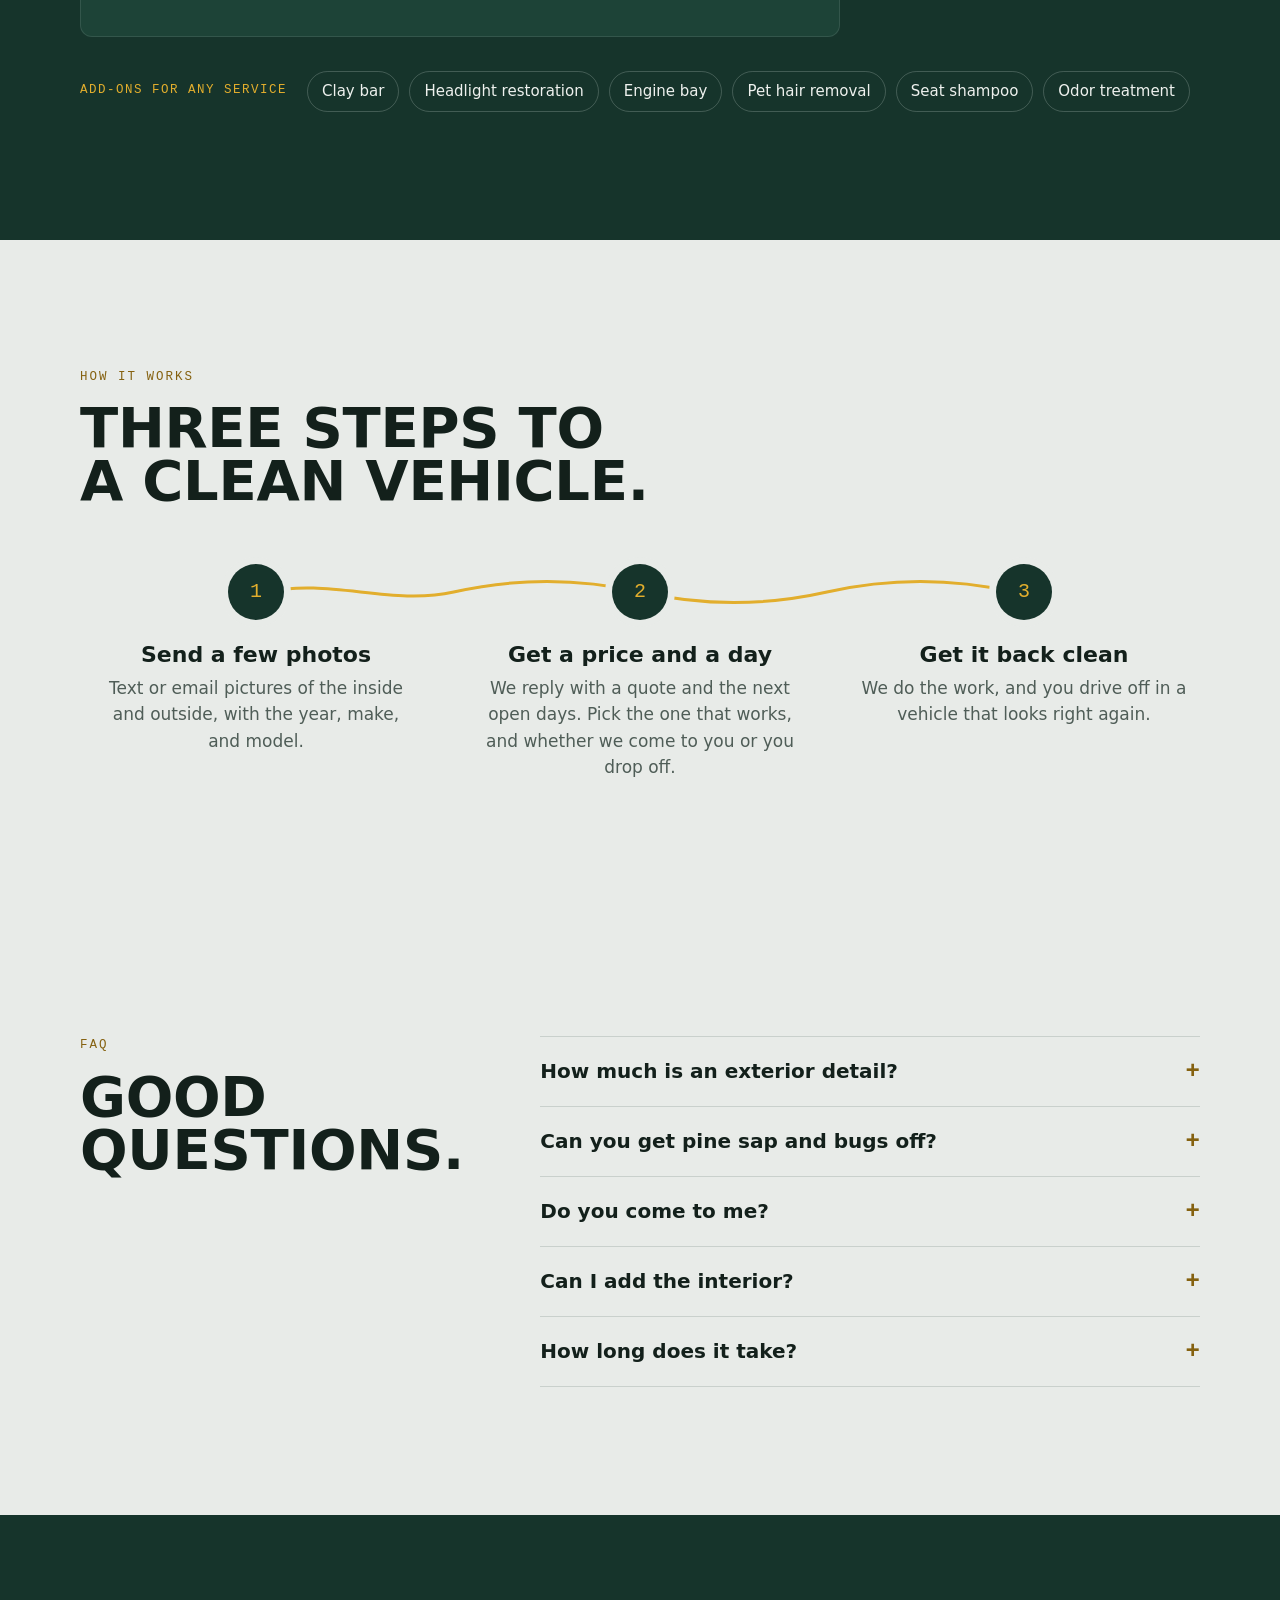
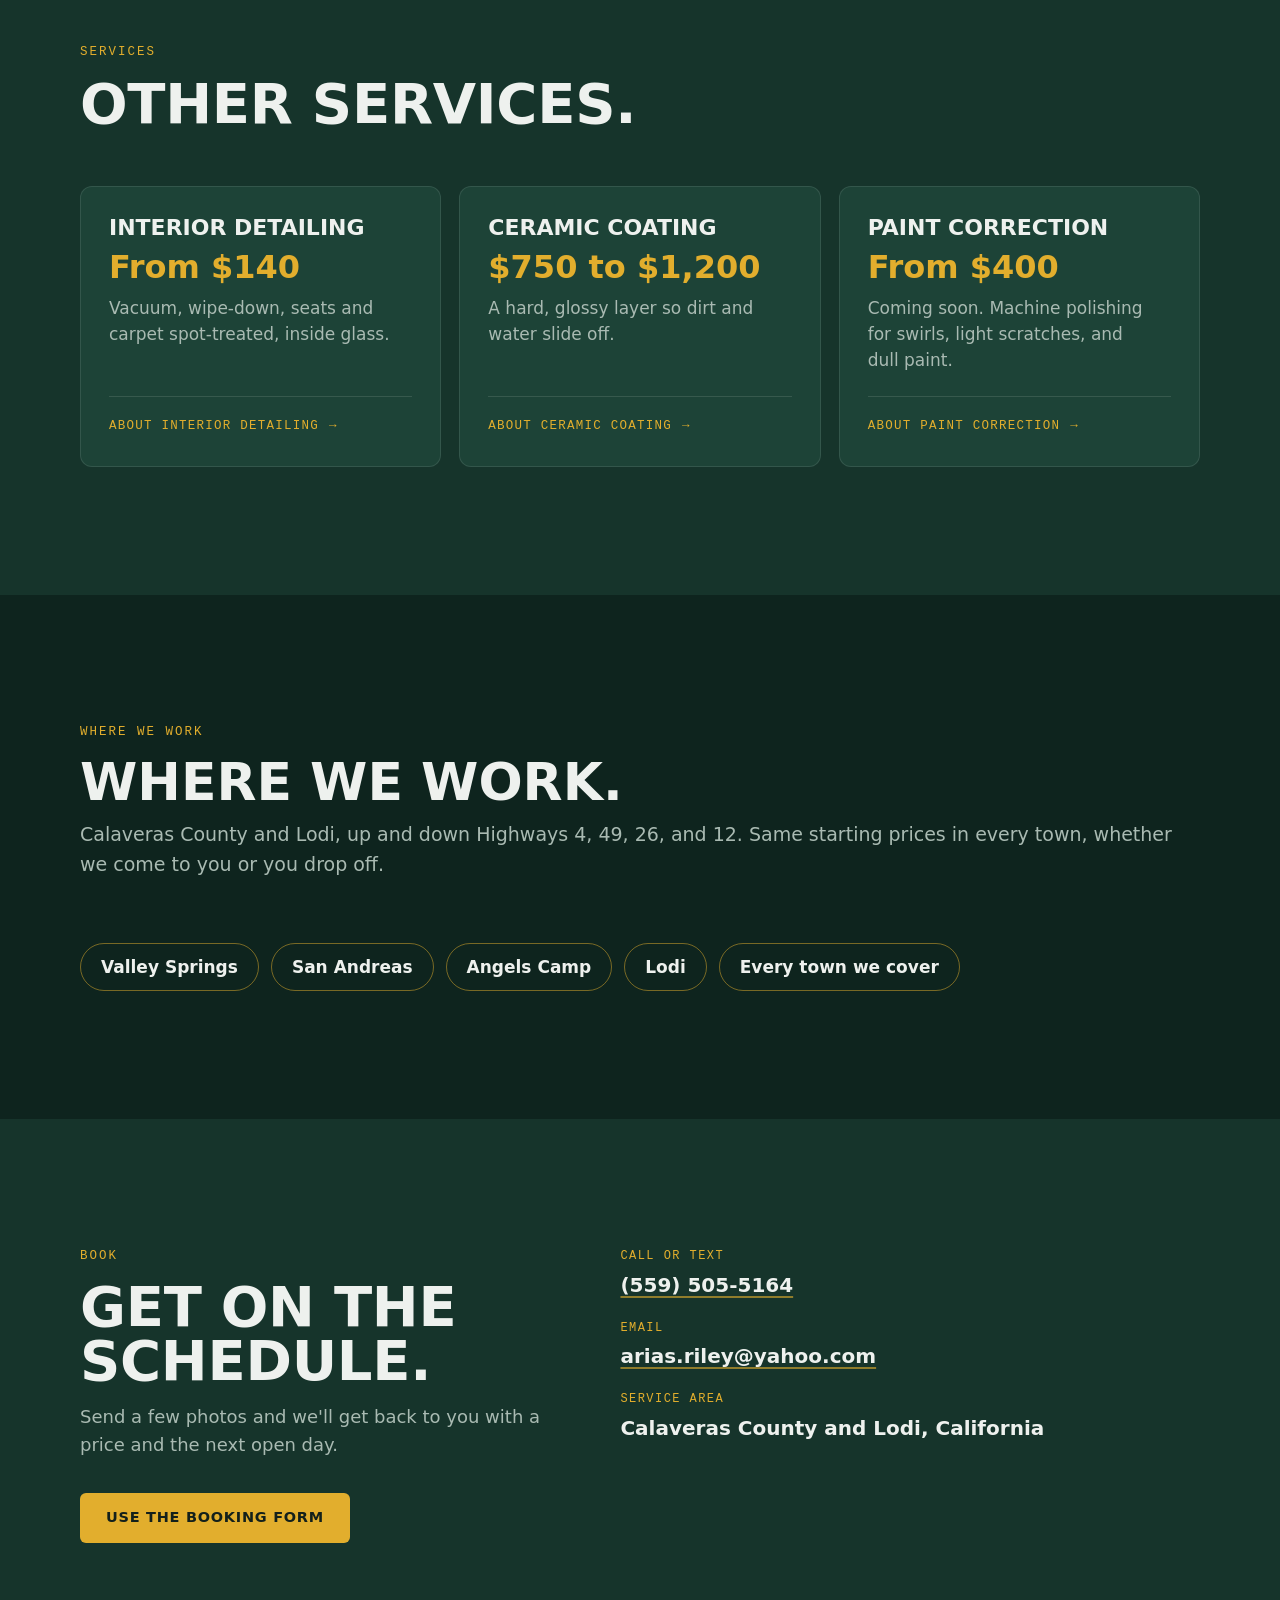
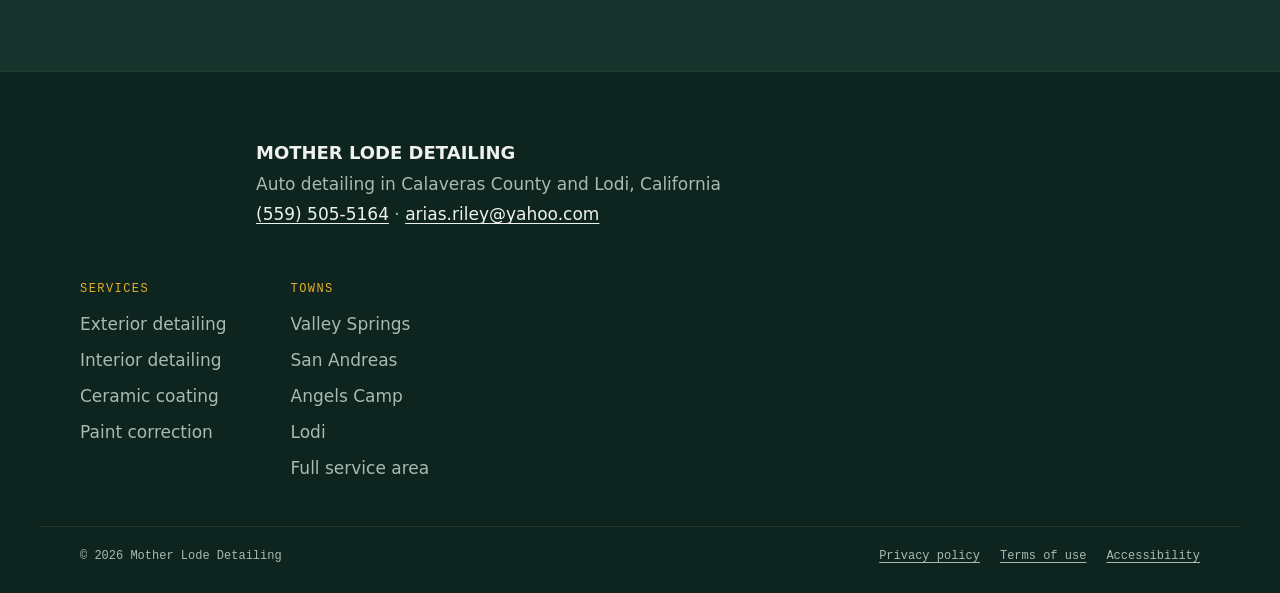
<file: exterior-detailing.html>
<!doctype html>
<html lang="en">
<head>
<meta charset="utf-8">
<meta name="viewport" content="width=device-width, initial-scale=1">
<meta http-equiv="Content-Security-Policy" content="default-src 'none'; script-src 'self'; style-src 'self' https://fonts.googleapis.com; font-src https://fonts.gstatic.com; img-src 'self' data:; base-uri 'none'; form-action 'none'; object-src 'none'">
<meta name="referrer" content="strict-origin-when-cross-origin">
<title>Exterior Detailing in Calaveras &amp; Lodi | Mother Lode</title>
<meta name="description" content="Exterior detailing in Calaveras County and Lodi: foam pre-wash, hand wash, wheels, tires, and glass. From $80 for sedans, $100 for trucks and SUVs.">
<meta name="theme-color" content="#0E241E">
<link rel="canonical" href="https://motherlodedetailing.com/exterior-detailing.html">
<meta property="og:type" content="website">
<meta property="og:url" content="https://motherlodedetailing.com/exterior-detailing.html">
<meta property="og:title" content="Exterior Detailing in Calaveras &amp; Lodi | Mother Lode">
<meta property="og:description" content="Exterior detailing in Calaveras County and Lodi: foam pre-wash, hand wash, wheels, tires, and glass. From $80 for sedans, $100 for trucks and SUVs.">
<meta property="og:image" content="https://motherlodedetailing.com/assets/logo-1120.png">
<meta name="twitter:card" content="summary_large_image">
<script type="application/ld+json">
{
  "@context": "https://schema.org",
  "@graph": [
    {
      "@type": "Service",
      "name": "Exterior detailing",
      "serviceType": "Exterior detailing",
      "description": "Exterior detailing in Calaveras County and Lodi: foam pre-wash, hand wash, wheels, tires, and glass. From $80 for sedans, $100 for trucks and SUVs.",
      "url": "https://motherlodedetailing.com/exterior-detailing.html",
      "provider": {
        "@type": "AutomotiveBusiness",
        "name": "Mother Lode Detailing",
        "url": "https://motherlodedetailing.com/",
        "telephone": "+1-559-505-5164"
      },
      "areaServed": [
        {
          "@type": "AdministrativeArea",
          "name": "Calaveras County, CA"
        },
        {
          "@type": "City",
          "name": "Lodi, CA"
        }
      ]
    },
    {
      "@type": "BreadcrumbList",
      "itemListElement": [
        {
          "@type": "ListItem",
          "position": 1,
          "name": "Home",
          "item": "https://motherlodedetailing.com/"
        },
        {
          "@type": "ListItem",
          "position": 2,
          "name": "Services",
          "item": "https://motherlodedetailing.com/#services"
        },
        {
          "@type": "ListItem",
          "position": 3,
          "name": "Exterior detailing",
          "item": "https://motherlodedetailing.com/exterior-detailing.html"
        }
      ]
    },
    {
      "@type": "FAQPage",
      "mainEntity": [
        {
          "@type": "Question",
          "name": "How much is an exterior detail?",
          "acceptedAnswer": {
            "@type": "Answer",
            "text": "It starts at $80 for sedans and $100 for trucks and SUVs. The final price depends on condition, so send a few photos for an exact quote before any work starts."
          }
        },
        {
          "@type": "Question",
          "name": "Can you get pine sap and bugs off?",
          "acceptedAnswer": {
            "@type": "Answer",
            "text": "Yes. Pine sap, bug splatter, oak pollen, brake dust, and red clay are exactly what this service is for."
          }
        },
        {
          "@type": "Question",
          "name": "Do you come to me?",
          "acceptedAnswer": {
            "@type": "Answer",
            "text": "We can come to you, or you can drop the vehicle off. Tell us which works better when you book, and we'll sort out the details when we confirm your day."
          }
        },
        {
          "@type": "Question",
          "name": "Can I add the interior?",
          "acceptedAnswer": {
            "@type": "Answer",
            "text": "Yes. A full inside-and-out detail covers the exterior and interior in one visit, starting at $200."
          }
        },
        {
          "@type": "Question",
          "name": "How long does it take?",
          "acceptedAnswer": {
            "@type": "Answer",
            "text": "That depends on the vehicle and the service. We'll give you a time estimate when we confirm your day."
          }
        }
      ]
    }
  ]
}
</script>
<link rel="icon" type="image/png" href="assets/icon-64.png">
<link rel="apple-touch-icon" href="assets/icon-180.png">
<link rel="preconnect" href="https://fonts.googleapis.com">
<link rel="preconnect" href="https://fonts.gstatic.com" crossorigin>
<link rel="stylesheet" href="https://fonts.googleapis.com/css2?family=Archivo:wdth,wght@62..125,400..900&family=IBM+Plex+Mono:wght@500&display=swap">
<link rel="stylesheet" href="assets/styles.css">
</head>
<body class="sub-page">
<a class="skip" href="#main">Skip to content</a>

<header class="legal-bar page-bar">
  <div class="wrap nav-inner">
    <a class="nav-brand" href="/"><span class="nb-top">Mother Lode</span><span class="nb-sub">Detailing</span></a>
    <ul class="nav-links">
      <li><a href="/#services">Services</a></li>
      <li><a href="service-area.html">Area</a></li>
      <li><a href="/#faq">FAQ</a></li>
    </ul>
    <a class="btn btn-gold btn-sm" href="/#book">Book<span class="cta-extra">&nbsp;a detail</span></a>
  </div>
</header>
<main id="main">

  <div class="page-hero">
    <div class="wrap">
      <nav class="crumbs" aria-label="Breadcrumb"><ol><li><a href="/">Home</a></li><li><a href="/#services">Services</a></li><li aria-current="page">Exterior detailing</li></ol></nav>
      <p class="eyebrow">Exterior detailing · Calaveras County &amp; Lodi</p>
      <h1><span>Exterior detailing</span> <span class="h1-sub">in Calaveras County &amp; Lodi</span></h1>
      <p class="lede">Foam pre-wash, hand wash, wheels, tires, and glass. Red clay, pine sap, oak pollen, and Highway 4 bugs come off, and the shine comes back.</p>
      <div class="actions">
        <a class="btn btn-gold" href="/#book">Book a detail</a>
        <a class="btn btn-ghost" href="tel:+15595055164">Call or text (559) 505-5164</a>
      </div>
    </div>
  </div>

  <section class="section silver">
    <div class="wrap split">
      <div class="sec-head">
        <p class="eyebrow">What's included</p>
        <h2>Every exterior detail.</h2>
        <p>Starts at $80 for sedans and $100 for trucks and SUVs. Add the interior for a full inside-and-out detail from $200.</p>
      </div>
      <ul class="included">
          <li><b>Foam pre-wash</b><span>Thick foam goes on first to loosen grit and road film before anything touches the paint.</span></li>
          <li><b>Hand wash</b><span>The whole vehicle, washed by hand.</span></li>
          <li><b>Wheels and tires</b><span>Brake dust and road grime cleaned off the wheels and tires.</span></li>
          <li><b>Glass</b><span>Windows and mirrors cleaned on the outside.</span></li>
      </ul>
    </div>
  </section>

  <section class="section silver">
    <div class="wrap">
      <div class="sec-head">
        <p class="eyebrow">Recent work</p>
        <h2>Real trucks, real dirt.</h2>
      </div>
      <div class="prose">
        <p>Around here, paint takes a beating from red clay on the rockers, sap and pollen from the pines and oaks, bugs on every grille that runs Highway 4, and hard water spots from sprinklers. An exterior detail is built for exactly that.</p>
      </div>
      <div class="page-photos" role="region" aria-label="Recent work photos">
        <figure class="shot photo">
          <div class="frame">
            <img src="assets/work-foam.jpg" width="720" height="960" loading="lazy" alt="Chevy Silverado 2500HD covered in thick white foam during a pre-wash">
            <span class="tag">During</span>
          </div>
          <figcaption>Silverado 2500HD, foam pre-wash</figcaption>
        </figure>
        <figure class="shot photo">
          <div class="frame">
            <img src="assets/work-f250.jpg" width="720" height="960" loading="lazy" alt="White Ford F-250 Super Duty with clean, glossy paint">
            <span class="tag">After</span>
          </div>
          <figcaption>Ford F-250 Super Duty</figcaption>
        </figure>
      </div>
    </div>
  </section>

  <section class="section pine">
    <div class="wrap">
      <div class="sec-head">
        <p class="eyebrow">Prices</p>
        <h2>Starting prices.</h2>
        <p>These are starting prices. The final price depends on condition, like how much dirt, hair, or staining there is. Send a few photos and you'll get an exact price before any work starts.</p>
      </div>
      <div class="price-solo">
        <div class="price-card">
          <div class="price-head">
            <h3>Basic details</h3>
            <span>Starting prices</span>
          </div>
          <table class="prices" role="table" aria-label="Starting prices for basic details by vehicle type">
            <thead role="rowgroup">
              <tr role="row">
                <th role="columnheader" scope="col"><span class="sr-only">Service</span></th>
                <th role="columnheader" scope="col">Sedan</th>
                <th role="columnheader" scope="col">Truck</th>
                <th role="columnheader" scope="col">SUV</th>
              </tr>
            </thead>
            <tbody role="rowgroup">
              <tr role="row">
                <th role="rowheader" scope="row">Exterior<span>Foam pre-wash, hand wash, wheels, tires, and glass</span></th>
                <td role="cell" data-label="Sedan">$80</td>
                <td role="cell" data-label="Truck">$100</td>
                <td role="cell" data-label="SUV">$100</td>
              </tr>
              <tr role="row">
                <th role="rowheader" scope="row">Interior<span>Vacuum, wipe-down, seats and carpet spot-treated, inside glass</span></th>
                <td role="cell" data-label="Sedan">$140</td>
                <td role="cell" data-label="Truck">$140</td>
                <td role="cell" data-label="SUV">$160</td>
              </tr>
            </tbody>
          </table>
          <div class="combo">
            <p class="combo-name">Full inside &amp; out<span>The exterior and interior together, in one visit</span></p>
            <p class="combo-price">$200</p>
          </div>
          <p class="price-note">Heavy dirt, pet hair, or deep stains can raise the price. You always get the number before we start.</p>
        </div>
      </div>
      <div class="addons">
        <p class="addons-label">Add-ons for any service</p>
        <ul class="chips"><li>Clay bar</li><li>Headlight restoration</li><li>Engine bay</li><li>Pet hair removal</li><li>Seat shampoo</li><li>Odor treatment</li></ul>
      </div>
    </div>
  </section>

  <section class="section silver">
    <div class="wrap">
      <div class="sec-head">
        <p class="eyebrow">How it works</p>
        <h2>Three steps to a clean vehicle.</h2>
      </div>
      <div class="track">
        <svg class="vein" viewBox="0 0 960 40" preserveAspectRatio="none" aria-hidden="true">
          <path pathLength="1" d="M0 20 C 80 6, 160 34, 240 20 S 400 6, 480 20 S 640 34, 720 20 S 880 6, 960 20"/>
        </svg>
        <ol class="steps">
          <li class="step">
            <span class="step-n" aria-hidden="true">1</span>
            <h3>Send a few photos</h3>
            <p>Text or email pictures of the inside and outside, with the year, make, and model.</p>
          </li>
          <li class="step">
            <span class="step-n" aria-hidden="true">2</span>
            <h3>Get a price and a day</h3>
            <p>We reply with a quote and the next open days. Pick the one that works, and whether we come to you or you drop off.</p>
          </li>
          <li class="step">
            <span class="step-n" aria-hidden="true">3</span>
            <h3>Get it back clean</h3>
            <p>We do the work, and you drive off in a vehicle that looks right again.</p>
          </li>
        </ol>
      </div>
    </div>
  </section>

  <section class="section silver" id="faq">
    <div class="wrap faq-wrap">
      <div class="sec-head">
        <p class="eyebrow">FAQ</p>
        <h2>Good questions.</h2>
      </div>
      <div class="faq-list">
        <details>
          <summary>How much is an exterior detail?</summary>
          <p>It starts at $80 for sedans and $100 for trucks and SUVs. The final price depends on condition, so send a few photos for an exact quote before any work starts.</p>
        </details>
        <details>
          <summary>Can you get pine sap and bugs off?</summary>
          <p>Yes. Pine sap, bug splatter, oak pollen, brake dust, and red clay are exactly what this service is for.</p>
        </details>
        <details>
          <summary>Do you come to me?</summary>
          <p>We can come to you, or you can drop the vehicle off. Tell us which works better when you book, and we'll sort out the details when we confirm your day.</p>
        </details>
        <details>
          <summary>Can I add the interior?</summary>
          <p>Yes. A full inside-and-out detail covers the exterior and interior in one visit, starting at $200.</p>
        </details>
        <details>
          <summary>How long does it take?</summary>
          <p>That depends on the vehicle and the service. We'll give you a time estimate when we confirm your day.</p>
        </details>
      </div>
    </div>
  </section>

  <section class="section pine">
    <div class="wrap">
      <div class="sec-head">
        <p class="eyebrow">Services</p>
        <h2>Other services.</h2>
      </div>
      <div class="link-grid">
        <article class="card">
          <h3>Interior detailing</h3>
          <p class="price">From $140</p>
          <p class="for">Vacuum, wipe-down, seats and carpet spot-treated, inside glass.</p>
          <a class="card-cta" href="interior-detailing.html">About interior detailing</a>
        </article>
        <article class="card">
          <h3>Ceramic coating</h3>
          <p class="price">$750 to $1,200</p>
          <p class="for">A hard, glossy layer so dirt and water slide off.</p>
          <a class="card-cta" href="ceramic-coating.html">About ceramic coating</a>
        </article>
        <article class="card">
          <h3>Paint correction</h3>
          <p class="price">From $400</p>
          <p class="for">Coming soon. Machine polishing for swirls, light scratches, and dull paint.</p>
          <a class="card-cta" href="paint-correction.html">About paint correction</a>
        </article>
      </div>
    </div>
  </section>

  <section class="section area">
    <div class="wrap">
      <p class="eyebrow">Where we work</p>
      <h2 class="town-head">Where we work.</h2>
      <p class="area-sub">Calaveras County and Lodi, up and down Highways 4, 49, 26, and 12. Same starting prices in every town, whether we come to you or you drop off.</p>
      <ul class="town-links"><li><a href="valley-springs.html">Valley Springs</a></li><li><a href="san-andreas.html">San Andreas</a></li><li><a href="angels-camp.html">Angels Camp</a></li><li><a href="lodi.html">Lodi</a></li><li><a href="service-area.html">Every town we cover</a></li></ul>
    </div>
  </section>

  <section class="section pine book">
    <div class="wrap book-grid">
      <div class="book-copy">
        <p class="eyebrow">Book</p>
        <h2>Get on the schedule.</h2>
        <p>Send a few photos and we'll get back to you with a price and the next open day.</p>
        <a class="btn btn-gold" href="/#book">Use the booking form</a>
      </div>
      <dl class="contact">
        <div><dt>Call or text</dt><dd><a href="tel:+15595055164">(559) 505-5164</a></dd></div>
        <div><dt>Email</dt><dd><a href="mailto:arias.riley@yahoo.com">arias.riley@yahoo.com</a></dd></div>
        <div><dt>Service area</dt><dd>Calaveras County and Lodi, California</dd></div>
      </dl>
    </div>
  </section>

</main>

<footer class="footer">
  <div class="wrap footer-grid">
    <img class="footer-logo" src="assets/logo-320.png" width="320" height="265" loading="lazy" alt="Mother Lode Detailing">
    <div class="footer-info">
      <p class="footer-name">Mother Lode Detailing</p>
      <p>Auto detailing in Calaveras County and Lodi, California</p>
      <p><a href="tel:+15595055164">(559) 505-5164</a> · <a href="mailto:arias.riley@yahoo.com">arias.riley@yahoo.com</a></p>
    </div>
  </div>
  <nav class="wrap footer-nav" aria-label="Services and towns">
    <div><p>Services</p><ul><li><a href="exterior-detailing.html">Exterior detailing</a></li><li><a href="interior-detailing.html">Interior detailing</a></li><li><a href="ceramic-coating.html">Ceramic coating</a></li><li><a href="paint-correction.html">Paint correction</a></li></ul></div>
    <div><p>Towns</p><ul><li><a href="valley-springs.html">Valley Springs</a></li><li><a href="san-andreas.html">San Andreas</a></li><li><a href="angels-camp.html">Angels Camp</a></li><li><a href="lodi.html">Lodi</a></li><li><a href="service-area.html">Full service area</a></li></ul></div>
  </nav>
  <div class="wrap footer-fine">
    <p>© 2026 Mother Lode Detailing</p>
    <ul class="legal-links">
      <li><a href="privacy.html">Privacy policy</a></li>
      <li><a href="terms.html">Terms of use</a></li>
      <li><a href="accessibility.html">Accessibility</a></li>
    </ul>
  </div>
</footer>
</body>
</html>
</file>
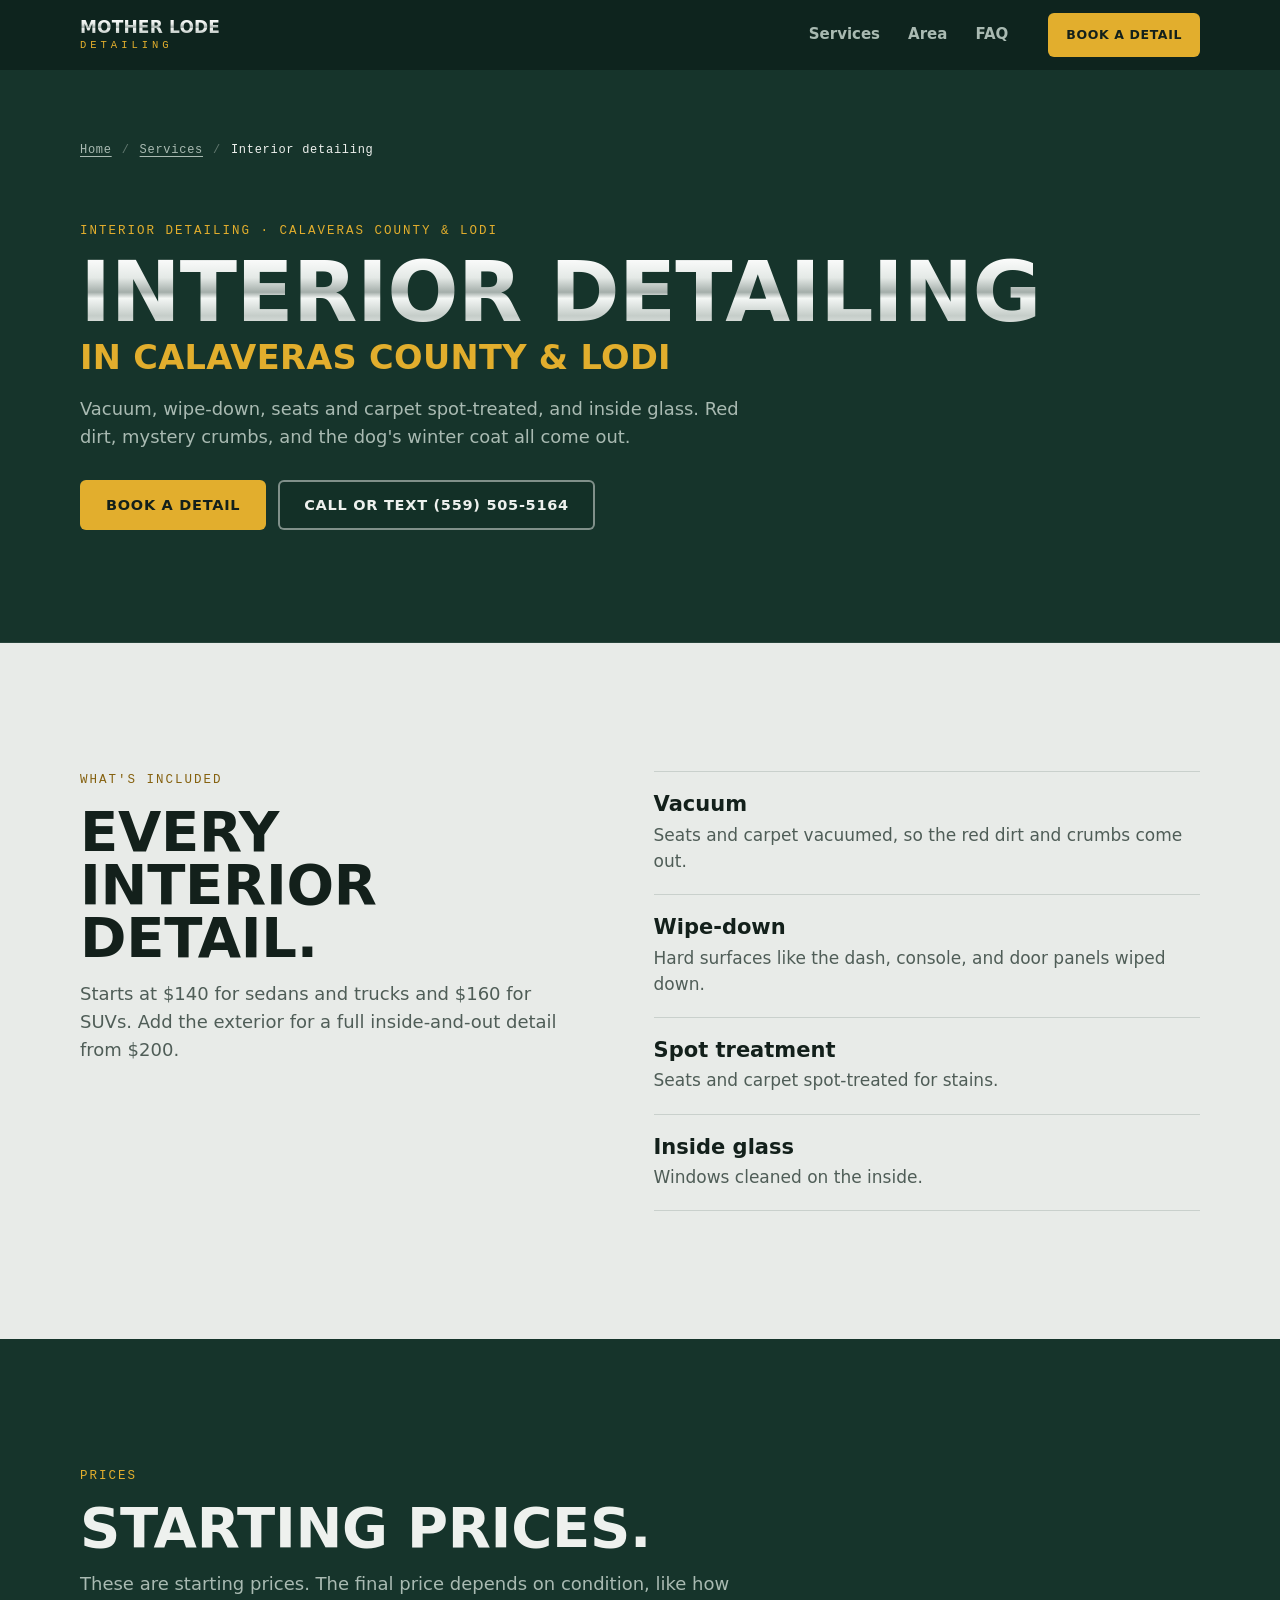
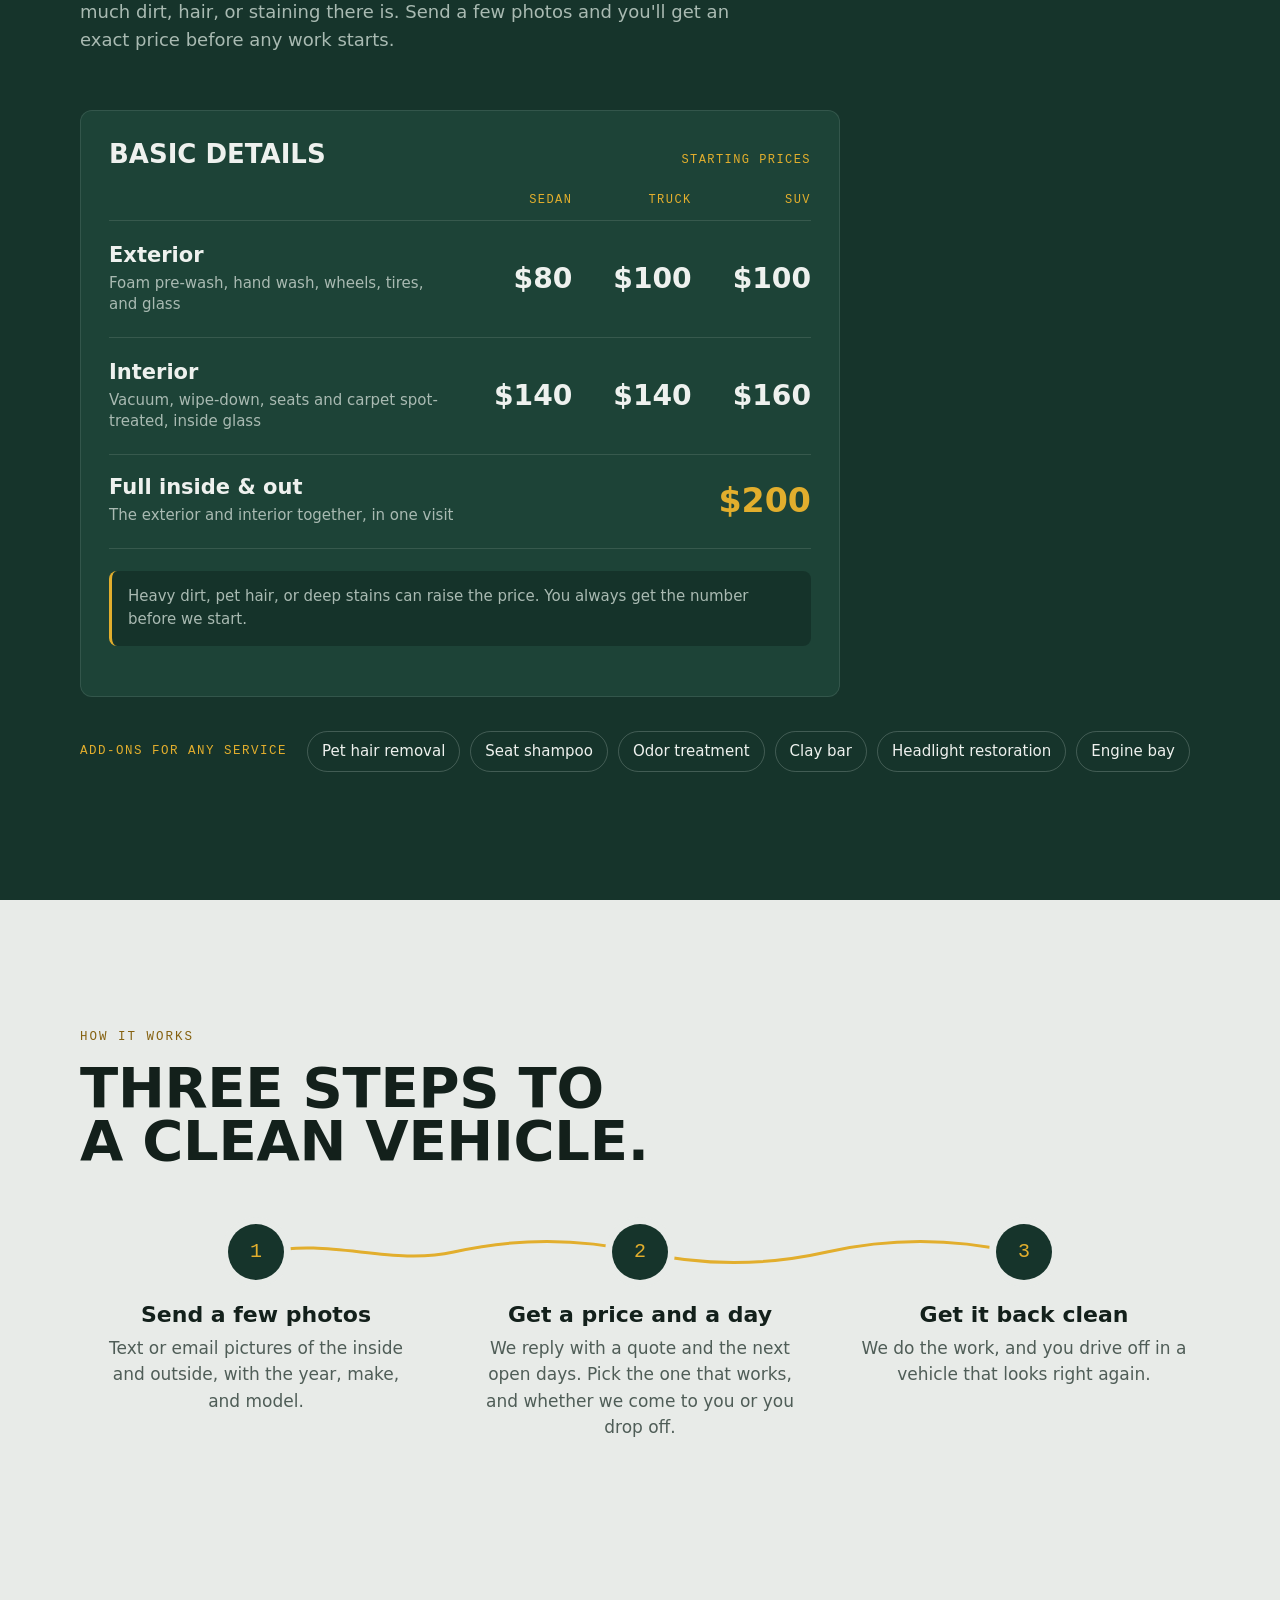
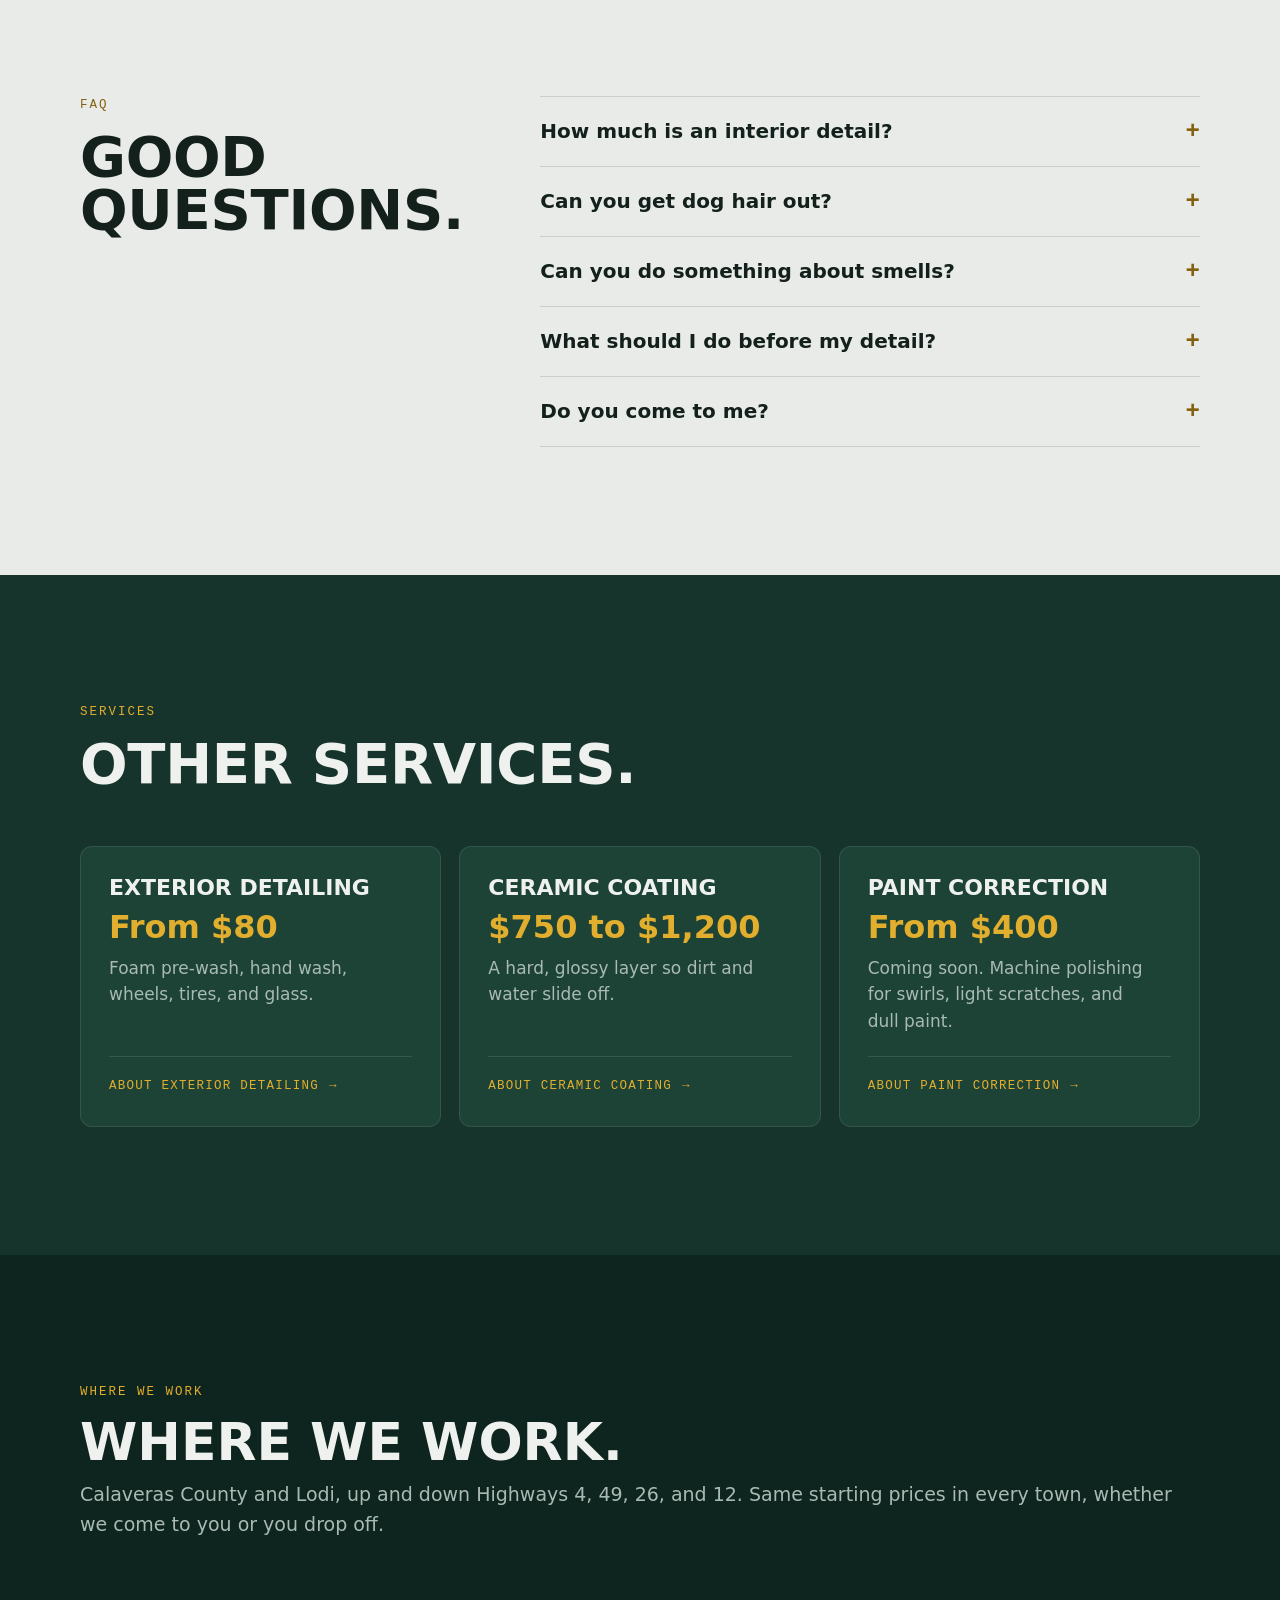
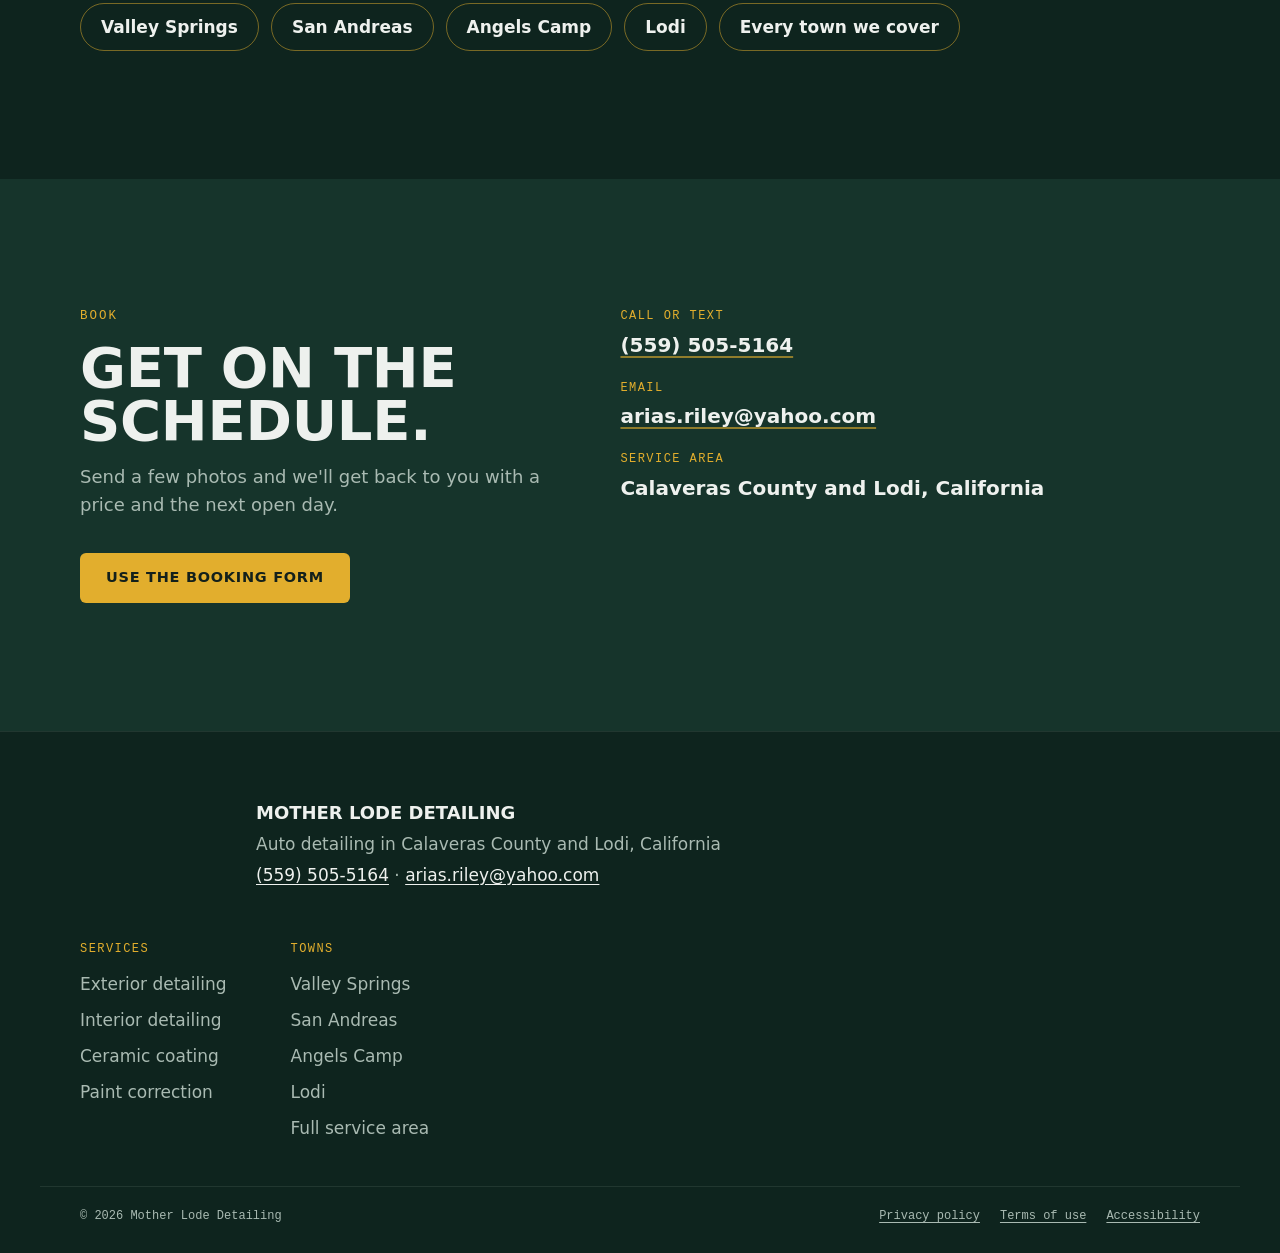
<file: interior-detailing.html>
<!doctype html>
<html lang="en">
<head>
<meta charset="utf-8">
<meta name="viewport" content="width=device-width, initial-scale=1">
<meta http-equiv="Content-Security-Policy" content="default-src 'none'; script-src 'self'; style-src 'self' https://fonts.googleapis.com; font-src https://fonts.gstatic.com; img-src 'self' data:; base-uri 'none'; form-action 'none'; object-src 'none'">
<meta name="referrer" content="strict-origin-when-cross-origin">
<title>Interior Detailing in Calaveras &amp; Lodi | Mother Lode</title>
<meta name="description" content="Interior detailing in Calaveras County and Lodi: vacuum, wipe-down, seats and carpet spot-treated, inside glass. From $140. Pet hair removal available.">
<meta name="theme-color" content="#0E241E">
<link rel="canonical" href="https://motherlodedetailing.com/interior-detailing.html">
<meta property="og:type" content="website">
<meta property="og:url" content="https://motherlodedetailing.com/interior-detailing.html">
<meta property="og:title" content="Interior Detailing in Calaveras &amp; Lodi | Mother Lode">
<meta property="og:description" content="Interior detailing in Calaveras County and Lodi: vacuum, wipe-down, seats and carpet spot-treated, inside glass. From $140. Pet hair removal available.">
<meta property="og:image" content="https://motherlodedetailing.com/assets/logo-1120.png">
<meta name="twitter:card" content="summary_large_image">
<script type="application/ld+json">
{
  "@context": "https://schema.org",
  "@graph": [
    {
      "@type": "Service",
      "name": "Interior detailing",
      "serviceType": "Interior detailing",
      "description": "Interior detailing in Calaveras County and Lodi: vacuum, wipe-down, seats and carpet spot-treated, inside glass. From $140. Pet hair removal available.",
      "url": "https://motherlodedetailing.com/interior-detailing.html",
      "provider": {
        "@type": "AutomotiveBusiness",
        "name": "Mother Lode Detailing",
        "url": "https://motherlodedetailing.com/",
        "telephone": "+1-559-505-5164"
      },
      "areaServed": [
        {
          "@type": "AdministrativeArea",
          "name": "Calaveras County, CA"
        },
        {
          "@type": "City",
          "name": "Lodi, CA"
        }
      ]
    },
    {
      "@type": "BreadcrumbList",
      "itemListElement": [
        {
          "@type": "ListItem",
          "position": 1,
          "name": "Home",
          "item": "https://motherlodedetailing.com/"
        },
        {
          "@type": "ListItem",
          "position": 2,
          "name": "Services",
          "item": "https://motherlodedetailing.com/#services"
        },
        {
          "@type": "ListItem",
          "position": 3,
          "name": "Interior detailing",
          "item": "https://motherlodedetailing.com/interior-detailing.html"
        }
      ]
    },
    {
      "@type": "FAQPage",
      "mainEntity": [
        {
          "@type": "Question",
          "name": "How much is an interior detail?",
          "acceptedAnswer": {
            "@type": "Answer",
            "text": "It starts at $140 for sedans and trucks and $160 for SUVs. The final price depends on condition, so send a few photos for an exact quote before any work starts."
          }
        },
        {
          "@type": "Question",
          "name": "Can you get dog hair out?",
          "acceptedAnswer": {
            "@type": "Answer",
            "text": "Yes. For a lot of hair, add pet hair removal. Heavy pet hair can raise the price, and you'll always get the number before we start."
          }
        },
        {
          "@type": "Question",
          "name": "Can you do something about smells?",
          "acceptedAnswer": {
            "@type": "Answer",
            "text": "Add odor treatment to any service. Tell us what you're dealing with when you book."
          }
        },
        {
          "@type": "Question",
          "name": "What should I do before my detail?",
          "acceptedAnswer": {
            "@type": "Answer",
            "text": "Take out anything valuable and anything you don't want moved. Leave the rest to us."
          }
        },
        {
          "@type": "Question",
          "name": "Do you come to me?",
          "acceptedAnswer": {
            "@type": "Answer",
            "text": "We can come to you, or you can drop the vehicle off. Tell us which works better when you book, and we'll sort out the details when we confirm your day."
          }
        }
      ]
    }
  ]
}
</script>
<link rel="icon" type="image/png" href="assets/icon-64.png">
<link rel="apple-touch-icon" href="assets/icon-180.png">
<link rel="preconnect" href="https://fonts.googleapis.com">
<link rel="preconnect" href="https://fonts.gstatic.com" crossorigin>
<link rel="stylesheet" href="https://fonts.googleapis.com/css2?family=Archivo:wdth,wght@62..125,400..900&family=IBM+Plex+Mono:wght@500&display=swap">
<link rel="stylesheet" href="assets/styles.css">
</head>
<body class="sub-page">
<a class="skip" href="#main">Skip to content</a>

<header class="legal-bar page-bar">
  <div class="wrap nav-inner">
    <a class="nav-brand" href="/"><span class="nb-top">Mother Lode</span><span class="nb-sub">Detailing</span></a>
    <ul class="nav-links">
      <li><a href="/#services">Services</a></li>
      <li><a href="service-area.html">Area</a></li>
      <li><a href="/#faq">FAQ</a></li>
    </ul>
    <a class="btn btn-gold btn-sm" href="/#book">Book<span class="cta-extra">&nbsp;a detail</span></a>
  </div>
</header>
<main id="main">

  <div class="page-hero">
    <div class="wrap">
      <nav class="crumbs" aria-label="Breadcrumb"><ol><li><a href="/">Home</a></li><li><a href="/#services">Services</a></li><li aria-current="page">Interior detailing</li></ol></nav>
      <p class="eyebrow">Interior detailing · Calaveras County &amp; Lodi</p>
      <h1><span>Interior detailing</span> <span class="h1-sub">in Calaveras County &amp; Lodi</span></h1>
      <p class="lede">Vacuum, wipe-down, seats and carpet spot-treated, and inside glass. Red dirt, mystery crumbs, and the dog's winter coat all come out.</p>
      <div class="actions">
        <a class="btn btn-gold" href="/#book">Book a detail</a>
        <a class="btn btn-ghost" href="tel:+15595055164">Call or text (559) 505-5164</a>
      </div>
    </div>
  </div>

  <section class="section silver">
    <div class="wrap split">
      <div class="sec-head">
        <p class="eyebrow">What's included</p>
        <h2>Every interior detail.</h2>
        <p>Starts at $140 for sedans and trucks and $160 for SUVs. Add the exterior for a full inside-and-out detail from $200.</p>
      </div>
      <ul class="included">
          <li><b>Vacuum</b><span>Seats and carpet vacuumed, so the red dirt and crumbs come out.</span></li>
          <li><b>Wipe-down</b><span>Hard surfaces like the dash, console, and door panels wiped down.</span></li>
          <li><b>Spot treatment</b><span>Seats and carpet spot-treated for stains.</span></li>
          <li><b>Inside glass</b><span>Windows cleaned on the inside.</span></li>
      </ul>
    </div>
  </section>

  <section class="section pine">
    <div class="wrap">
      <div class="sec-head">
        <p class="eyebrow">Prices</p>
        <h2>Starting prices.</h2>
        <p>These are starting prices. The final price depends on condition, like how much dirt, hair, or staining there is. Send a few photos and you'll get an exact price before any work starts.</p>
      </div>
      <div class="price-solo">
        <div class="price-card">
          <div class="price-head">
            <h3>Basic details</h3>
            <span>Starting prices</span>
          </div>
          <table class="prices" role="table" aria-label="Starting prices for basic details by vehicle type">
            <thead role="rowgroup">
              <tr role="row">
                <th role="columnheader" scope="col"><span class="sr-only">Service</span></th>
                <th role="columnheader" scope="col">Sedan</th>
                <th role="columnheader" scope="col">Truck</th>
                <th role="columnheader" scope="col">SUV</th>
              </tr>
            </thead>
            <tbody role="rowgroup">
              <tr role="row">
                <th role="rowheader" scope="row">Exterior<span>Foam pre-wash, hand wash, wheels, tires, and glass</span></th>
                <td role="cell" data-label="Sedan">$80</td>
                <td role="cell" data-label="Truck">$100</td>
                <td role="cell" data-label="SUV">$100</td>
              </tr>
              <tr role="row">
                <th role="rowheader" scope="row">Interior<span>Vacuum, wipe-down, seats and carpet spot-treated, inside glass</span></th>
                <td role="cell" data-label="Sedan">$140</td>
                <td role="cell" data-label="Truck">$140</td>
                <td role="cell" data-label="SUV">$160</td>
              </tr>
            </tbody>
          </table>
          <div class="combo">
            <p class="combo-name">Full inside &amp; out<span>The exterior and interior together, in one visit</span></p>
            <p class="combo-price">$200</p>
          </div>
          <p class="price-note">Heavy dirt, pet hair, or deep stains can raise the price. You always get the number before we start.</p>
        </div>
      </div>
      <div class="addons">
        <p class="addons-label">Add-ons for any service</p>
        <ul class="chips"><li>Pet hair removal</li><li>Seat shampoo</li><li>Odor treatment</li><li>Clay bar</li><li>Headlight restoration</li><li>Engine bay</li></ul>
      </div>
    </div>
  </section>

  <section class="section silver">
    <div class="wrap">
      <div class="sec-head">
        <p class="eyebrow">How it works</p>
        <h2>Three steps to a clean vehicle.</h2>
      </div>
      <div class="track">
        <svg class="vein" viewBox="0 0 960 40" preserveAspectRatio="none" aria-hidden="true">
          <path pathLength="1" d="M0 20 C 80 6, 160 34, 240 20 S 400 6, 480 20 S 640 34, 720 20 S 880 6, 960 20"/>
        </svg>
        <ol class="steps">
          <li class="step">
            <span class="step-n" aria-hidden="true">1</span>
            <h3>Send a few photos</h3>
            <p>Text or email pictures of the inside and outside, with the year, make, and model.</p>
          </li>
          <li class="step">
            <span class="step-n" aria-hidden="true">2</span>
            <h3>Get a price and a day</h3>
            <p>We reply with a quote and the next open days. Pick the one that works, and whether we come to you or you drop off.</p>
          </li>
          <li class="step">
            <span class="step-n" aria-hidden="true">3</span>
            <h3>Get it back clean</h3>
            <p>We do the work, and you drive off in a vehicle that looks right again.</p>
          </li>
        </ol>
      </div>
    </div>
  </section>

  <section class="section silver" id="faq">
    <div class="wrap faq-wrap">
      <div class="sec-head">
        <p class="eyebrow">FAQ</p>
        <h2>Good questions.</h2>
      </div>
      <div class="faq-list">
        <details>
          <summary>How much is an interior detail?</summary>
          <p>It starts at $140 for sedans and trucks and $160 for SUVs. The final price depends on condition, so send a few photos for an exact quote before any work starts.</p>
        </details>
        <details>
          <summary>Can you get dog hair out?</summary>
          <p>Yes. For a lot of hair, add pet hair removal. Heavy pet hair can raise the price, and you'll always get the number before we start.</p>
        </details>
        <details>
          <summary>Can you do something about smells?</summary>
          <p>Add odor treatment to any service. Tell us what you're dealing with when you book.</p>
        </details>
        <details>
          <summary>What should I do before my detail?</summary>
          <p>Take out anything valuable and anything you don't want moved. Leave the rest to us.</p>
        </details>
        <details>
          <summary>Do you come to me?</summary>
          <p>We can come to you, or you can drop the vehicle off. Tell us which works better when you book, and we'll sort out the details when we confirm your day.</p>
        </details>
      </div>
    </div>
  </section>

  <section class="section pine">
    <div class="wrap">
      <div class="sec-head">
        <p class="eyebrow">Services</p>
        <h2>Other services.</h2>
      </div>
      <div class="link-grid">
        <article class="card">
          <h3>Exterior detailing</h3>
          <p class="price">From $80</p>
          <p class="for">Foam pre-wash, hand wash, wheels, tires, and glass.</p>
          <a class="card-cta" href="exterior-detailing.html">About exterior detailing</a>
        </article>
        <article class="card">
          <h3>Ceramic coating</h3>
          <p class="price">$750 to $1,200</p>
          <p class="for">A hard, glossy layer so dirt and water slide off.</p>
          <a class="card-cta" href="ceramic-coating.html">About ceramic coating</a>
        </article>
        <article class="card">
          <h3>Paint correction</h3>
          <p class="price">From $400</p>
          <p class="for">Coming soon. Machine polishing for swirls, light scratches, and dull paint.</p>
          <a class="card-cta" href="paint-correction.html">About paint correction</a>
        </article>
      </div>
    </div>
  </section>

  <section class="section area">
    <div class="wrap">
      <p class="eyebrow">Where we work</p>
      <h2 class="town-head">Where we work.</h2>
      <p class="area-sub">Calaveras County and Lodi, up and down Highways 4, 49, 26, and 12. Same starting prices in every town, whether we come to you or you drop off.</p>
      <ul class="town-links"><li><a href="valley-springs.html">Valley Springs</a></li><li><a href="san-andreas.html">San Andreas</a></li><li><a href="angels-camp.html">Angels Camp</a></li><li><a href="lodi.html">Lodi</a></li><li><a href="service-area.html">Every town we cover</a></li></ul>
    </div>
  </section>

  <section class="section pine book">
    <div class="wrap book-grid">
      <div class="book-copy">
        <p class="eyebrow">Book</p>
        <h2>Get on the schedule.</h2>
        <p>Send a few photos and we'll get back to you with a price and the next open day.</p>
        <a class="btn btn-gold" href="/#book">Use the booking form</a>
      </div>
      <dl class="contact">
        <div><dt>Call or text</dt><dd><a href="tel:+15595055164">(559) 505-5164</a></dd></div>
        <div><dt>Email</dt><dd><a href="mailto:arias.riley@yahoo.com">arias.riley@yahoo.com</a></dd></div>
        <div><dt>Service area</dt><dd>Calaveras County and Lodi, California</dd></div>
      </dl>
    </div>
  </section>

</main>

<footer class="footer">
  <div class="wrap footer-grid">
    <img class="footer-logo" src="assets/logo-320.png" width="320" height="265" loading="lazy" alt="Mother Lode Detailing">
    <div class="footer-info">
      <p class="footer-name">Mother Lode Detailing</p>
      <p>Auto detailing in Calaveras County and Lodi, California</p>
      <p><a href="tel:+15595055164">(559) 505-5164</a> · <a href="mailto:arias.riley@yahoo.com">arias.riley@yahoo.com</a></p>
    </div>
  </div>
  <nav class="wrap footer-nav" aria-label="Services and towns">
    <div><p>Services</p><ul><li><a href="exterior-detailing.html">Exterior detailing</a></li><li><a href="interior-detailing.html">Interior detailing</a></li><li><a href="ceramic-coating.html">Ceramic coating</a></li><li><a href="paint-correction.html">Paint correction</a></li></ul></div>
    <div><p>Towns</p><ul><li><a href="valley-springs.html">Valley Springs</a></li><li><a href="san-andreas.html">San Andreas</a></li><li><a href="angels-camp.html">Angels Camp</a></li><li><a href="lodi.html">Lodi</a></li><li><a href="service-area.html">Full service area</a></li></ul></div>
  </nav>
  <div class="wrap footer-fine">
    <p>© 2026 Mother Lode Detailing</p>
    <ul class="legal-links">
      <li><a href="privacy.html">Privacy policy</a></li>
      <li><a href="terms.html">Terms of use</a></li>
      <li><a href="accessibility.html">Accessibility</a></li>
    </ul>
  </div>
</footer>
</body>
</html>
</file>
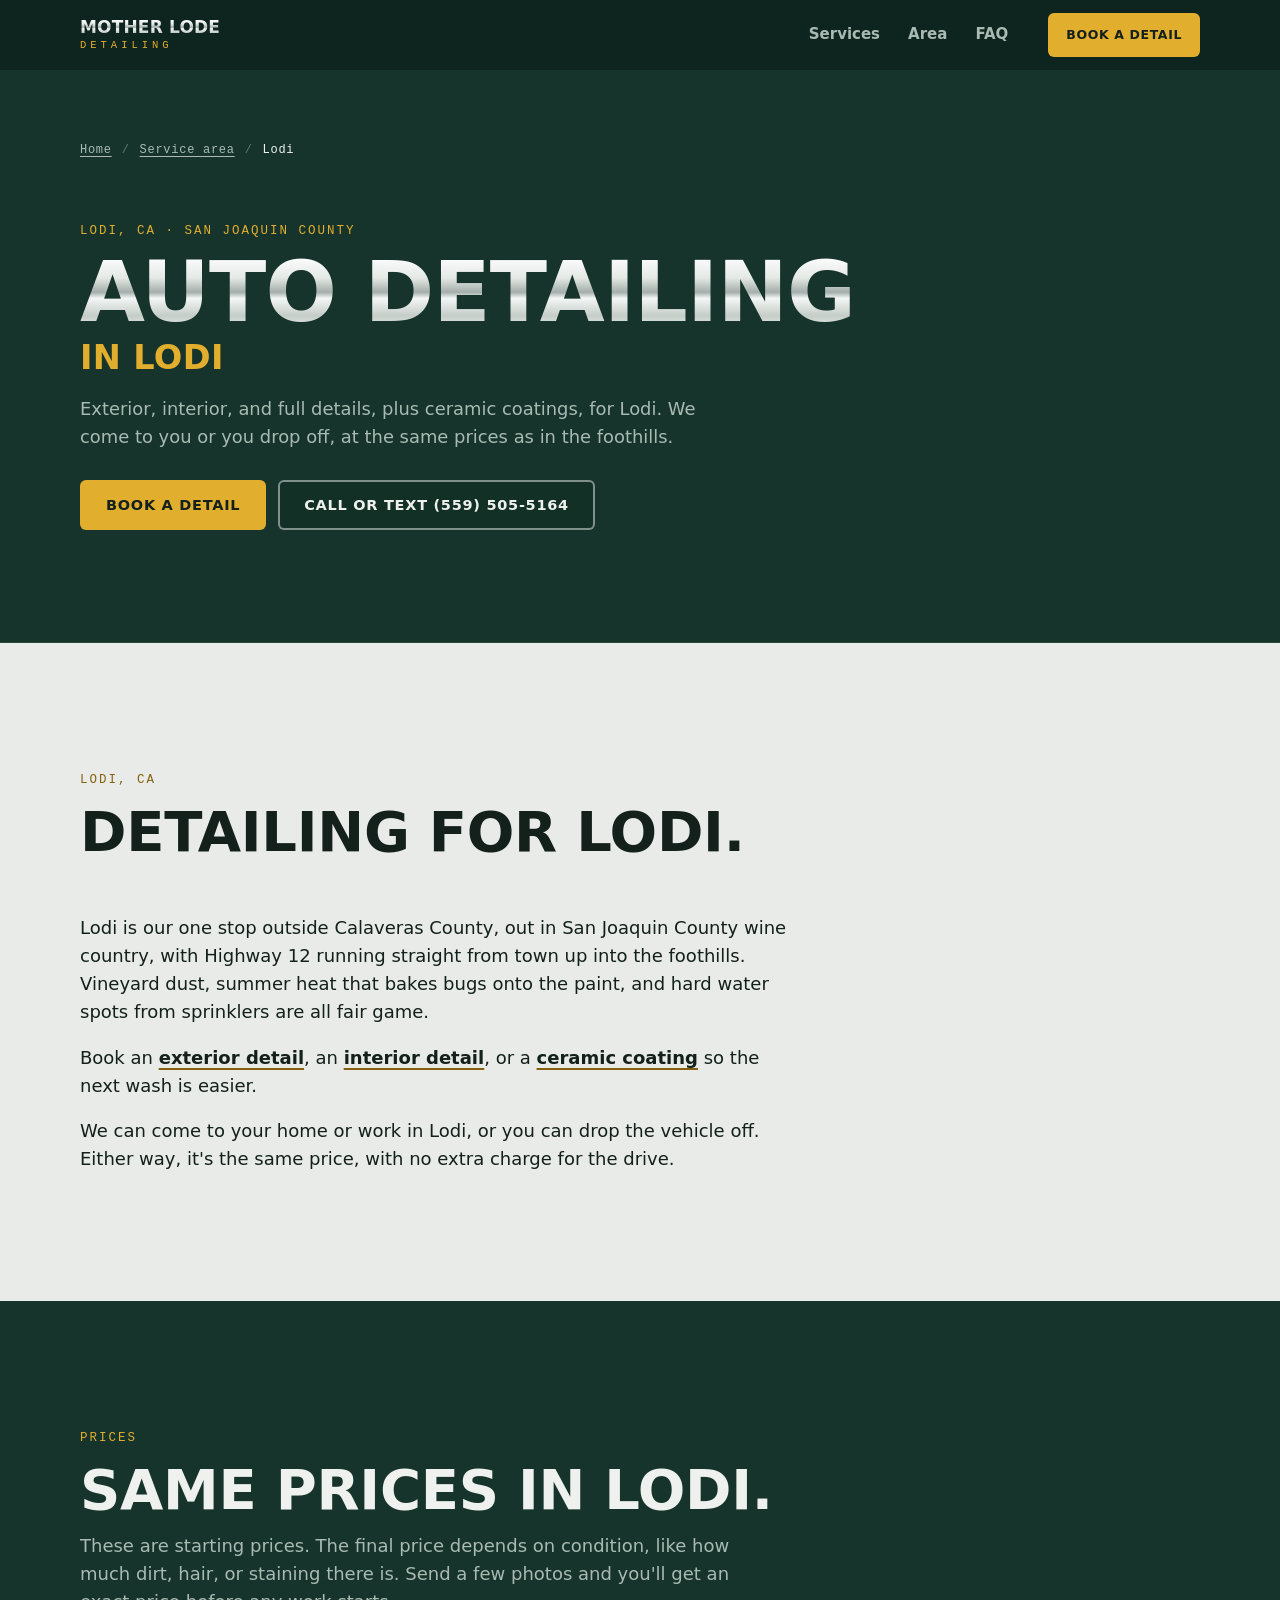
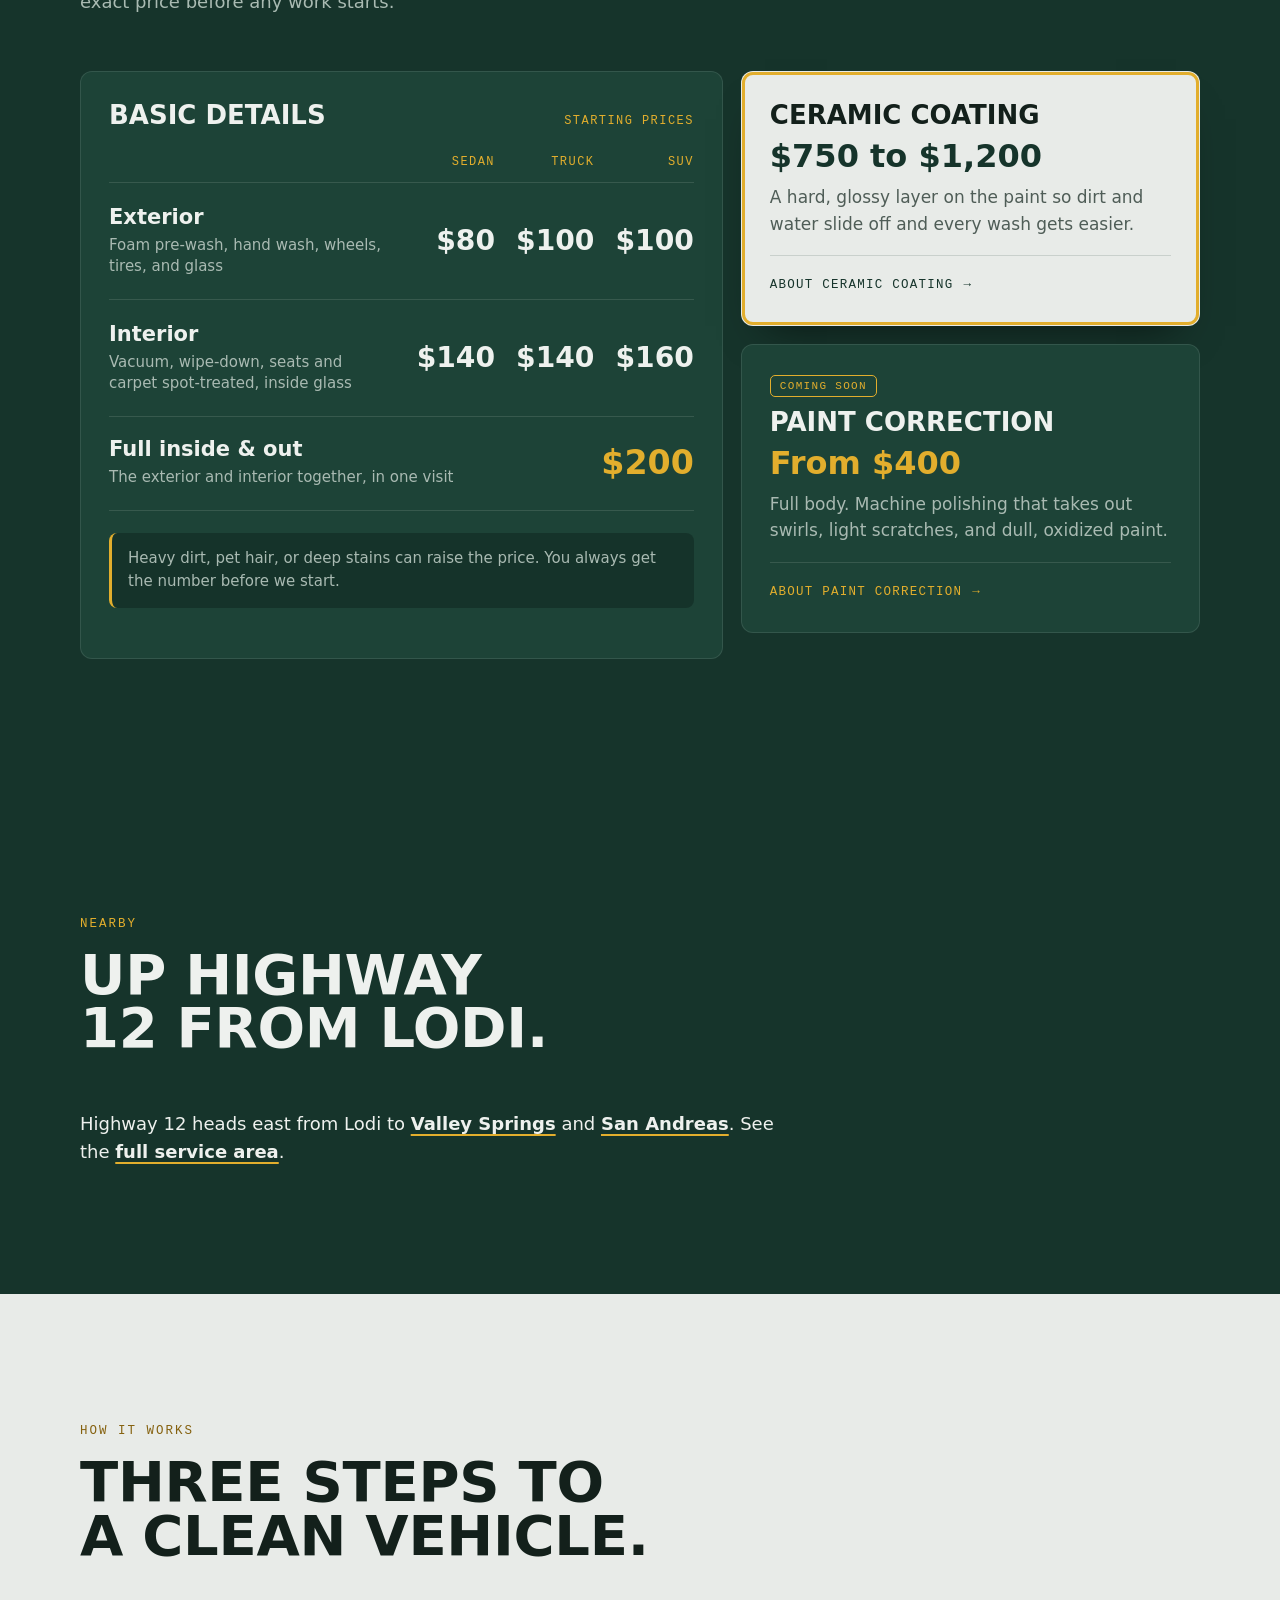
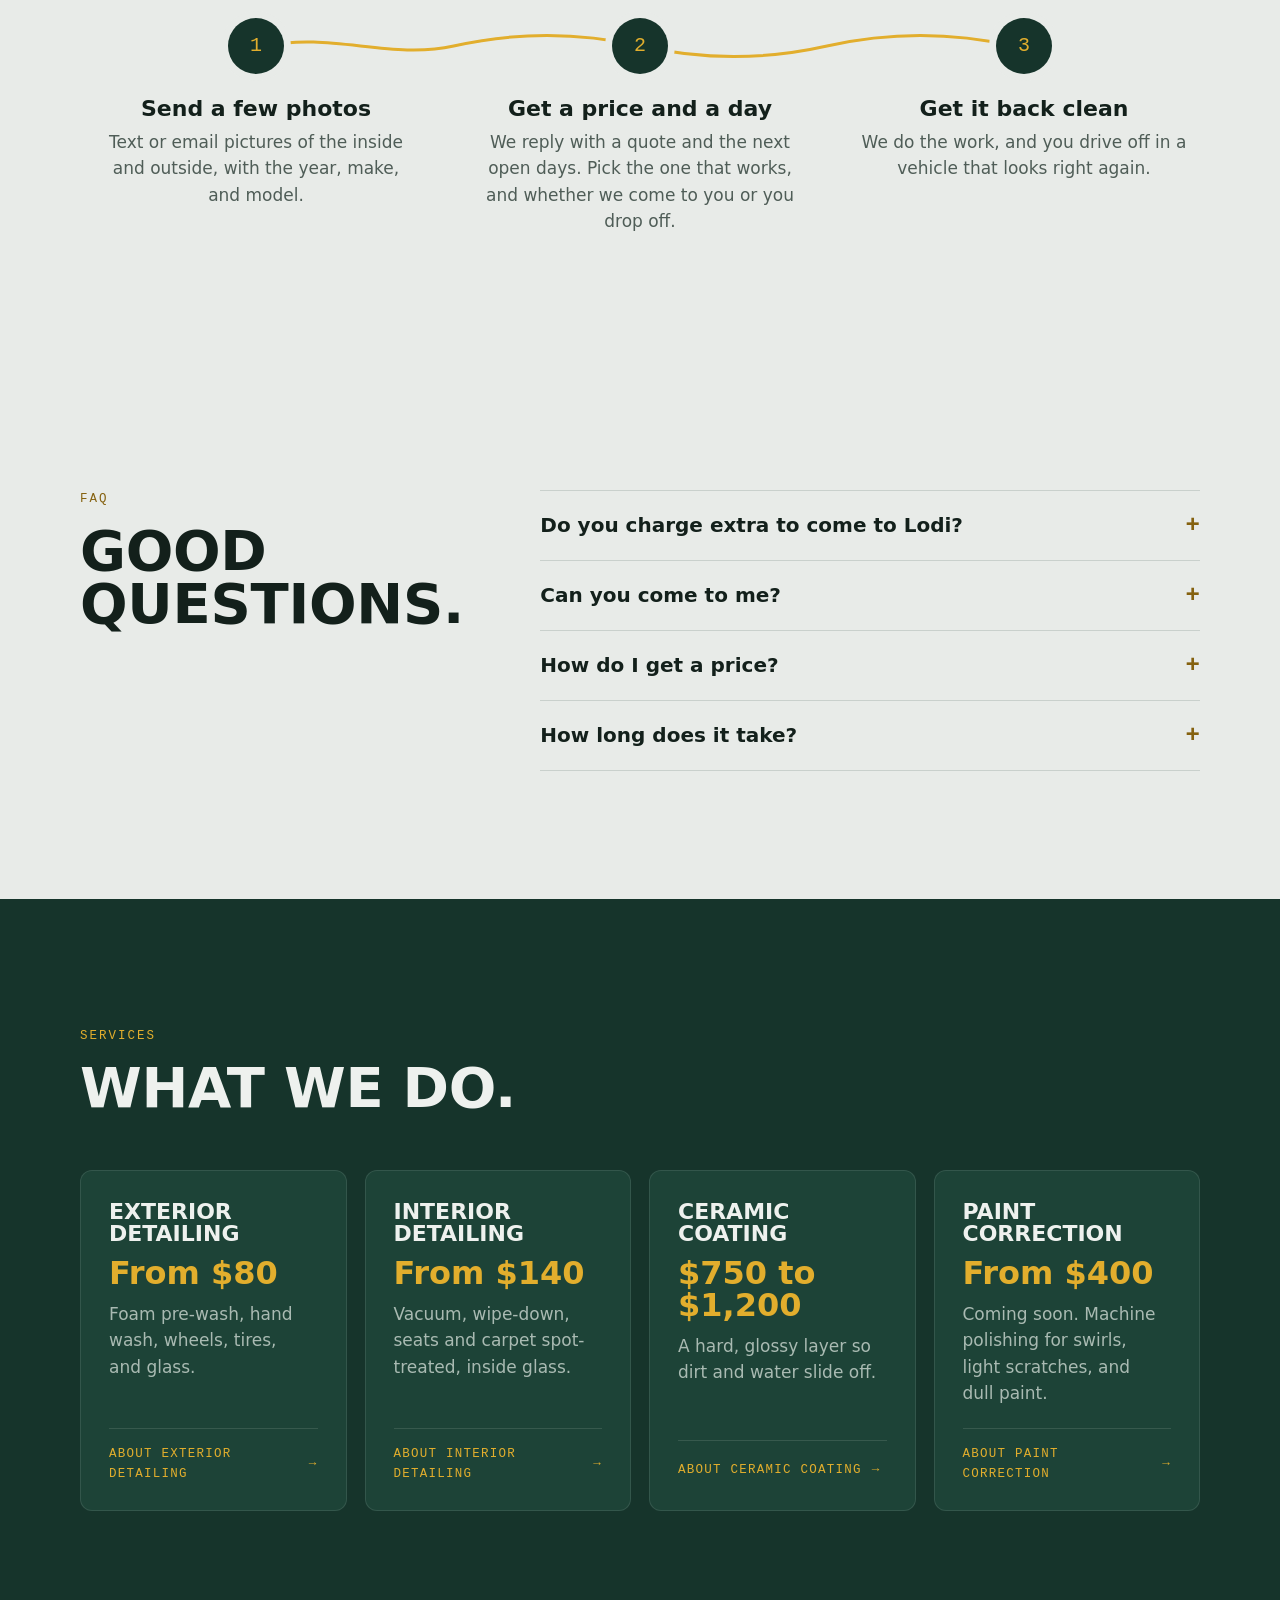
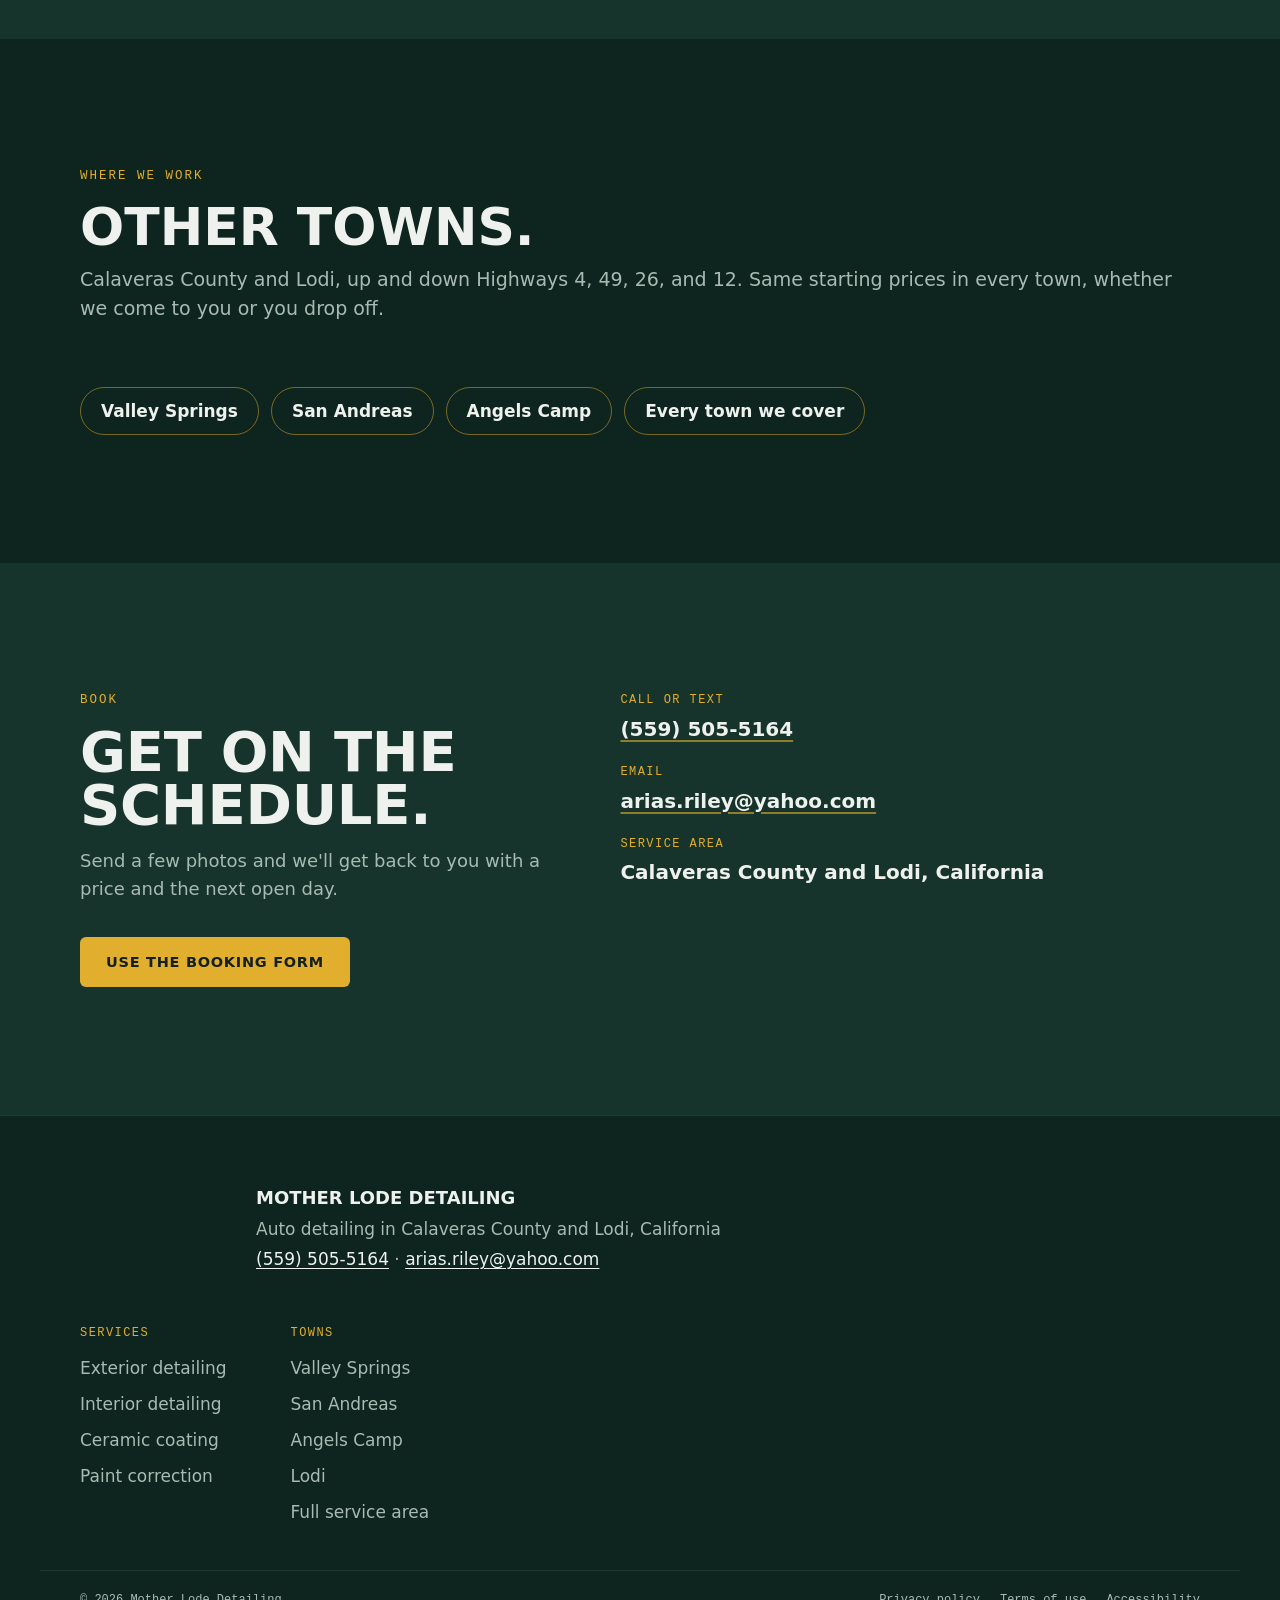
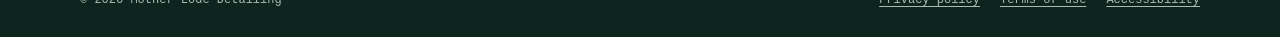
<file: lodi.html>
<!doctype html>
<html lang="en">
<head>
<meta charset="utf-8">
<meta name="viewport" content="width=device-width, initial-scale=1">
<meta http-equiv="Content-Security-Policy" content="default-src 'none'; script-src 'self'; style-src 'self' https://fonts.googleapis.com; font-src https://fonts.gstatic.com; img-src 'self' data:; base-uri 'none'; form-action 'none'; object-src 'none'">
<meta name="referrer" content="strict-origin-when-cross-origin">
<title>Auto Detailing in Lodi, CA | Mother Lode Detailing</title>
<meta name="description" content="Auto detailing in Lodi, CA: exterior from $80, interior from $140, ceramic coatings. Mobile or drop-off, with no extra charge for the drive.">
<meta name="theme-color" content="#0E241E">
<link rel="canonical" href="https://motherlodedetailing.com/lodi.html">
<meta property="og:type" content="website">
<meta property="og:url" content="https://motherlodedetailing.com/lodi.html">
<meta property="og:title" content="Auto Detailing in Lodi, CA | Mother Lode Detailing">
<meta property="og:description" content="Auto detailing in Lodi, CA: exterior from $80, interior from $140, ceramic coatings. Mobile or drop-off, with no extra charge for the drive.">
<meta property="og:image" content="https://motherlodedetailing.com/assets/logo-1120.png">
<meta name="twitter:card" content="summary_large_image">
<script type="application/ld+json">
{
  "@context": "https://schema.org",
  "@graph": [
    {
      "@type": "Service",
      "name": "Auto detailing in Lodi, CA",
      "serviceType": "Auto detailing",
      "description": "Auto detailing in Lodi, CA: exterior from $80, interior from $140, ceramic coatings. Mobile or drop-off, with no extra charge for the drive.",
      "url": "https://motherlodedetailing.com/lodi.html",
      "provider": {
        "@type": "AutomotiveBusiness",
        "name": "Mother Lode Detailing",
        "url": "https://motherlodedetailing.com/",
        "telephone": "+1-559-505-5164"
      },
      "areaServed": {
        "@type": "City",
        "name": "Lodi, CA"
      }
    },
    {
      "@type": "BreadcrumbList",
      "itemListElement": [
        {
          "@type": "ListItem",
          "position": 1,
          "name": "Home",
          "item": "https://motherlodedetailing.com/"
        },
        {
          "@type": "ListItem",
          "position": 2,
          "name": "Service area",
          "item": "https://motherlodedetailing.com/service-area.html"
        },
        {
          "@type": "ListItem",
          "position": 3,
          "name": "Lodi",
          "item": "https://motherlodedetailing.com/lodi.html"
        }
      ]
    },
    {
      "@type": "FAQPage",
      "mainEntity": [
        {
          "@type": "Question",
          "name": "Do you charge extra to come to Lodi?",
          "acceptedAnswer": {
            "@type": "Answer",
            "text": "No. Lodi gets the same starting prices as everywhere else we work, with no extra charge for the drive."
          }
        },
        {
          "@type": "Question",
          "name": "Can you come to me?",
          "acceptedAnswer": {
            "@type": "Answer",
            "text": "Yes. We can come to your home or work in Lodi, or you can drop the vehicle off. Tell us which you prefer when you book."
          }
        },
        {
          "@type": "Question",
          "name": "How do I get a price?",
          "acceptedAnswer": {
            "@type": "Answer",
            "text": "Text or email a few photos with the year, make, and model, or use the booking form. We reply with a price and the next open days."
          }
        },
        {
          "@type": "Question",
          "name": "How long does it take?",
          "acceptedAnswer": {
            "@type": "Answer",
            "text": "That depends on the vehicle and the service. We'll give you a time estimate when we confirm your day."
          }
        }
      ]
    }
  ]
}
</script>
<link rel="icon" type="image/png" href="assets/icon-64.png">
<link rel="apple-touch-icon" href="assets/icon-180.png">
<link rel="preconnect" href="https://fonts.googleapis.com">
<link rel="preconnect" href="https://fonts.gstatic.com" crossorigin>
<link rel="stylesheet" href="https://fonts.googleapis.com/css2?family=Archivo:wdth,wght@62..125,400..900&family=IBM+Plex+Mono:wght@500&display=swap">
<link rel="stylesheet" href="assets/styles.css">
</head>
<body class="sub-page">
<a class="skip" href="#main">Skip to content</a>

<header class="legal-bar page-bar">
  <div class="wrap nav-inner">
    <a class="nav-brand" href="/"><span class="nb-top">Mother Lode</span><span class="nb-sub">Detailing</span></a>
    <ul class="nav-links">
      <li><a href="/#services">Services</a></li>
      <li><a href="service-area.html">Area</a></li>
      <li><a href="/#faq">FAQ</a></li>
    </ul>
    <a class="btn btn-gold btn-sm" href="/#book">Book<span class="cta-extra">&nbsp;a detail</span></a>
  </div>
</header>
<main id="main">

  <div class="page-hero">
    <div class="wrap">
      <nav class="crumbs" aria-label="Breadcrumb"><ol><li><a href="/">Home</a></li><li><a href="service-area.html">Service area</a></li><li aria-current="page">Lodi</li></ol></nav>
      <p class="eyebrow">Lodi, CA · San Joaquin County</p>
      <h1><span>Auto detailing</span> <span class="h1-sub">in Lodi</span></h1>
      <p class="lede">Exterior, interior, and full details, plus ceramic coatings, for Lodi. We come to you or you drop off, at the same prices as in the foothills.</p>
      <div class="actions">
        <a class="btn btn-gold" href="/#book">Book a detail</a>
        <a class="btn btn-ghost" href="tel:+15595055164">Call or text (559) 505-5164</a>
      </div>
    </div>
  </div>

  <section class="section silver">
    <div class="wrap">
      <div class="sec-head">
        <p class="eyebrow">Lodi, CA</p>
        <h2>Detailing for Lodi.</h2>
      </div>
      <div class="prose">
        <p>Lodi is our one stop outside Calaveras County, out in San Joaquin County wine country, with Highway 12 running straight from town up into the foothills. Vineyard dust, summer heat that bakes bugs onto the paint, and hard water spots from sprinklers are all fair game.</p>
        <p>Book an <a href="exterior-detailing.html">exterior detail</a>, an <a href="interior-detailing.html">interior detail</a>, or a <a href="ceramic-coating.html">ceramic coating</a> so the next wash is easier.</p>
        <p>We can come to your home or work in Lodi, or you can drop the vehicle off. Either way, it's the same price, with no extra charge for the drive.</p>
      </div>
    </div>
  </section>

  <section class="section pine">
    <div class="wrap">
      <div class="sec-head">
        <p class="eyebrow">Prices</p>
        <h2>Same prices in Lodi.</h2>
        <p>These are starting prices. The final price depends on condition, like how much dirt, hair, or staining there is. Send a few photos and you'll get an exact price before any work starts.</p>
      </div>
      <div class="price-solo with-side">
        <div class="price-card">
          <div class="price-head">
            <h3>Basic details</h3>
            <span>Starting prices</span>
          </div>
          <table class="prices" role="table" aria-label="Starting prices for basic details by vehicle type">
            <thead role="rowgroup">
              <tr role="row">
                <th role="columnheader" scope="col"><span class="sr-only">Service</span></th>
                <th role="columnheader" scope="col">Sedan</th>
                <th role="columnheader" scope="col">Truck</th>
                <th role="columnheader" scope="col">SUV</th>
              </tr>
            </thead>
            <tbody role="rowgroup">
              <tr role="row">
                <th role="rowheader" scope="row">Exterior<span>Foam pre-wash, hand wash, wheels, tires, and glass</span></th>
                <td role="cell" data-label="Sedan">$80</td>
                <td role="cell" data-label="Truck">$100</td>
                <td role="cell" data-label="SUV">$100</td>
              </tr>
              <tr role="row">
                <th role="rowheader" scope="row">Interior<span>Vacuum, wipe-down, seats and carpet spot-treated, inside glass</span></th>
                <td role="cell" data-label="Sedan">$140</td>
                <td role="cell" data-label="Truck">$140</td>
                <td role="cell" data-label="SUV">$160</td>
              </tr>
            </tbody>
          </table>
          <div class="combo">
            <p class="combo-name">Full inside &amp; out<span>The exterior and interior together, in one visit</span></p>
            <p class="combo-price">$200</p>
          </div>
          <p class="price-note">Heavy dirt, pet hair, or deep stains can raise the price. You always get the number before we start.</p>
        </div>
        <div class="price-side">
          <article class="card featured">
            <h3>Ceramic coating</h3>
            <p class="price">$750 to $1,200</p>
            <p class="for">A hard, glossy layer on the paint so dirt and water slide off and every wash gets easier.</p>
            <a class="card-cta" href="ceramic-coating.html">About ceramic coating</a>
          </article>
          <article class="card">
            <p class="soon">Coming soon</p>
            <h3>Paint correction</h3>
            <p class="price">From $400</p>
            <p class="for">Full body. Machine polishing that takes out swirls, light scratches, and dull, oxidized paint.</p>
            <a class="card-cta" href="paint-correction.html">About paint correction</a>
          </article>
        </div>
      </div>
    </div>
  </section>

  <section class="section pine">
    <div class="wrap">
      <div class="sec-head">
        <p class="eyebrow">Nearby</p>
        <h2>Up Highway 12 from Lodi.</h2>
      </div>
      <div class="prose">
        <p>Highway 12 heads east from Lodi to <a href="valley-springs.html">Valley Springs</a> and <a href="san-andreas.html">San Andreas</a>. See the <a href="service-area.html">full service area</a>.</p>
      </div>
    </div>
  </section>

  <section class="section silver">
    <div class="wrap">
      <div class="sec-head">
        <p class="eyebrow">How it works</p>
        <h2>Three steps to a clean vehicle.</h2>
      </div>
      <div class="track">
        <svg class="vein" viewBox="0 0 960 40" preserveAspectRatio="none" aria-hidden="true">
          <path pathLength="1" d="M0 20 C 80 6, 160 34, 240 20 S 400 6, 480 20 S 640 34, 720 20 S 880 6, 960 20"/>
        </svg>
        <ol class="steps">
          <li class="step">
            <span class="step-n" aria-hidden="true">1</span>
            <h3>Send a few photos</h3>
            <p>Text or email pictures of the inside and outside, with the year, make, and model.</p>
          </li>
          <li class="step">
            <span class="step-n" aria-hidden="true">2</span>
            <h3>Get a price and a day</h3>
            <p>We reply with a quote and the next open days. Pick the one that works, and whether we come to you or you drop off.</p>
          </li>
          <li class="step">
            <span class="step-n" aria-hidden="true">3</span>
            <h3>Get it back clean</h3>
            <p>We do the work, and you drive off in a vehicle that looks right again.</p>
          </li>
        </ol>
      </div>
    </div>
  </section>

  <section class="section silver" id="faq">
    <div class="wrap faq-wrap">
      <div class="sec-head">
        <p class="eyebrow">FAQ</p>
        <h2>Good questions.</h2>
      </div>
      <div class="faq-list">
        <details>
          <summary>Do you charge extra to come to Lodi?</summary>
          <p>No. Lodi gets the same starting prices as everywhere else we work, with no extra charge for the drive.</p>
        </details>
        <details>
          <summary>Can you come to me?</summary>
          <p>Yes. We can come to your home or work in Lodi, or you can drop the vehicle off. Tell us which you prefer when you book.</p>
        </details>
        <details>
          <summary>How do I get a price?</summary>
          <p>Text or email a few photos with the year, make, and model, or use the booking form. We reply with a price and the next open days.</p>
        </details>
        <details>
          <summary>How long does it take?</summary>
          <p>That depends on the vehicle and the service. We'll give you a time estimate when we confirm your day.</p>
        </details>
      </div>
    </div>
  </section>

  <section class="section pine">
    <div class="wrap">
      <div class="sec-head">
        <p class="eyebrow">Services</p>
        <h2>What we do.</h2>
      </div>
      <div class="link-grid">
        <article class="card">
          <h3>Exterior detailing</h3>
          <p class="price">From $80</p>
          <p class="for">Foam pre-wash, hand wash, wheels, tires, and glass.</p>
          <a class="card-cta" href="exterior-detailing.html">About exterior detailing</a>
        </article>
        <article class="card">
          <h3>Interior detailing</h3>
          <p class="price">From $140</p>
          <p class="for">Vacuum, wipe-down, seats and carpet spot-treated, inside glass.</p>
          <a class="card-cta" href="interior-detailing.html">About interior detailing</a>
        </article>
        <article class="card">
          <h3>Ceramic coating</h3>
          <p class="price">$750 to $1,200</p>
          <p class="for">A hard, glossy layer so dirt and water slide off.</p>
          <a class="card-cta" href="ceramic-coating.html">About ceramic coating</a>
        </article>
        <article class="card">
          <h3>Paint correction</h3>
          <p class="price">From $400</p>
          <p class="for">Coming soon. Machine polishing for swirls, light scratches, and dull paint.</p>
          <a class="card-cta" href="paint-correction.html">About paint correction</a>
        </article>
      </div>
    </div>
  </section>

  <section class="section area">
    <div class="wrap">
      <p class="eyebrow">Where we work</p>
      <h2 class="town-head">Other towns.</h2>
      <p class="area-sub">Calaveras County and Lodi, up and down Highways 4, 49, 26, and 12. Same starting prices in every town, whether we come to you or you drop off.</p>
      <ul class="town-links"><li><a href="valley-springs.html">Valley Springs</a></li><li><a href="san-andreas.html">San Andreas</a></li><li><a href="angels-camp.html">Angels Camp</a></li><li><a href="service-area.html">Every town we cover</a></li></ul>
    </div>
  </section>

  <section class="section pine book">
    <div class="wrap book-grid">
      <div class="book-copy">
        <p class="eyebrow">Book</p>
        <h2>Get on the schedule.</h2>
        <p>Send a few photos and we'll get back to you with a price and the next open day.</p>
        <a class="btn btn-gold" href="/#book">Use the booking form</a>
      </div>
      <dl class="contact">
        <div><dt>Call or text</dt><dd><a href="tel:+15595055164">(559) 505-5164</a></dd></div>
        <div><dt>Email</dt><dd><a href="mailto:arias.riley@yahoo.com">arias.riley@yahoo.com</a></dd></div>
        <div><dt>Service area</dt><dd>Calaveras County and Lodi, California</dd></div>
      </dl>
    </div>
  </section>

</main>

<footer class="footer">
  <div class="wrap footer-grid">
    <img class="footer-logo" src="assets/logo-320.png" width="320" height="265" loading="lazy" alt="Mother Lode Detailing">
    <div class="footer-info">
      <p class="footer-name">Mother Lode Detailing</p>
      <p>Auto detailing in Calaveras County and Lodi, California</p>
      <p><a href="tel:+15595055164">(559) 505-5164</a> · <a href="mailto:arias.riley@yahoo.com">arias.riley@yahoo.com</a></p>
    </div>
  </div>
  <nav class="wrap footer-nav" aria-label="Services and towns">
    <div><p>Services</p><ul><li><a href="exterior-detailing.html">Exterior detailing</a></li><li><a href="interior-detailing.html">Interior detailing</a></li><li><a href="ceramic-coating.html">Ceramic coating</a></li><li><a href="paint-correction.html">Paint correction</a></li></ul></div>
    <div><p>Towns</p><ul><li><a href="valley-springs.html">Valley Springs</a></li><li><a href="san-andreas.html">San Andreas</a></li><li><a href="angels-camp.html">Angels Camp</a></li><li><a href="lodi.html">Lodi</a></li><li><a href="service-area.html">Full service area</a></li></ul></div>
  </nav>
  <div class="wrap footer-fine">
    <p>© 2026 Mother Lode Detailing</p>
    <ul class="legal-links">
      <li><a href="privacy.html">Privacy policy</a></li>
      <li><a href="terms.html">Terms of use</a></li>
      <li><a href="accessibility.html">Accessibility</a></li>
    </ul>
  </div>
</footer>
</body>
</html>
</file>
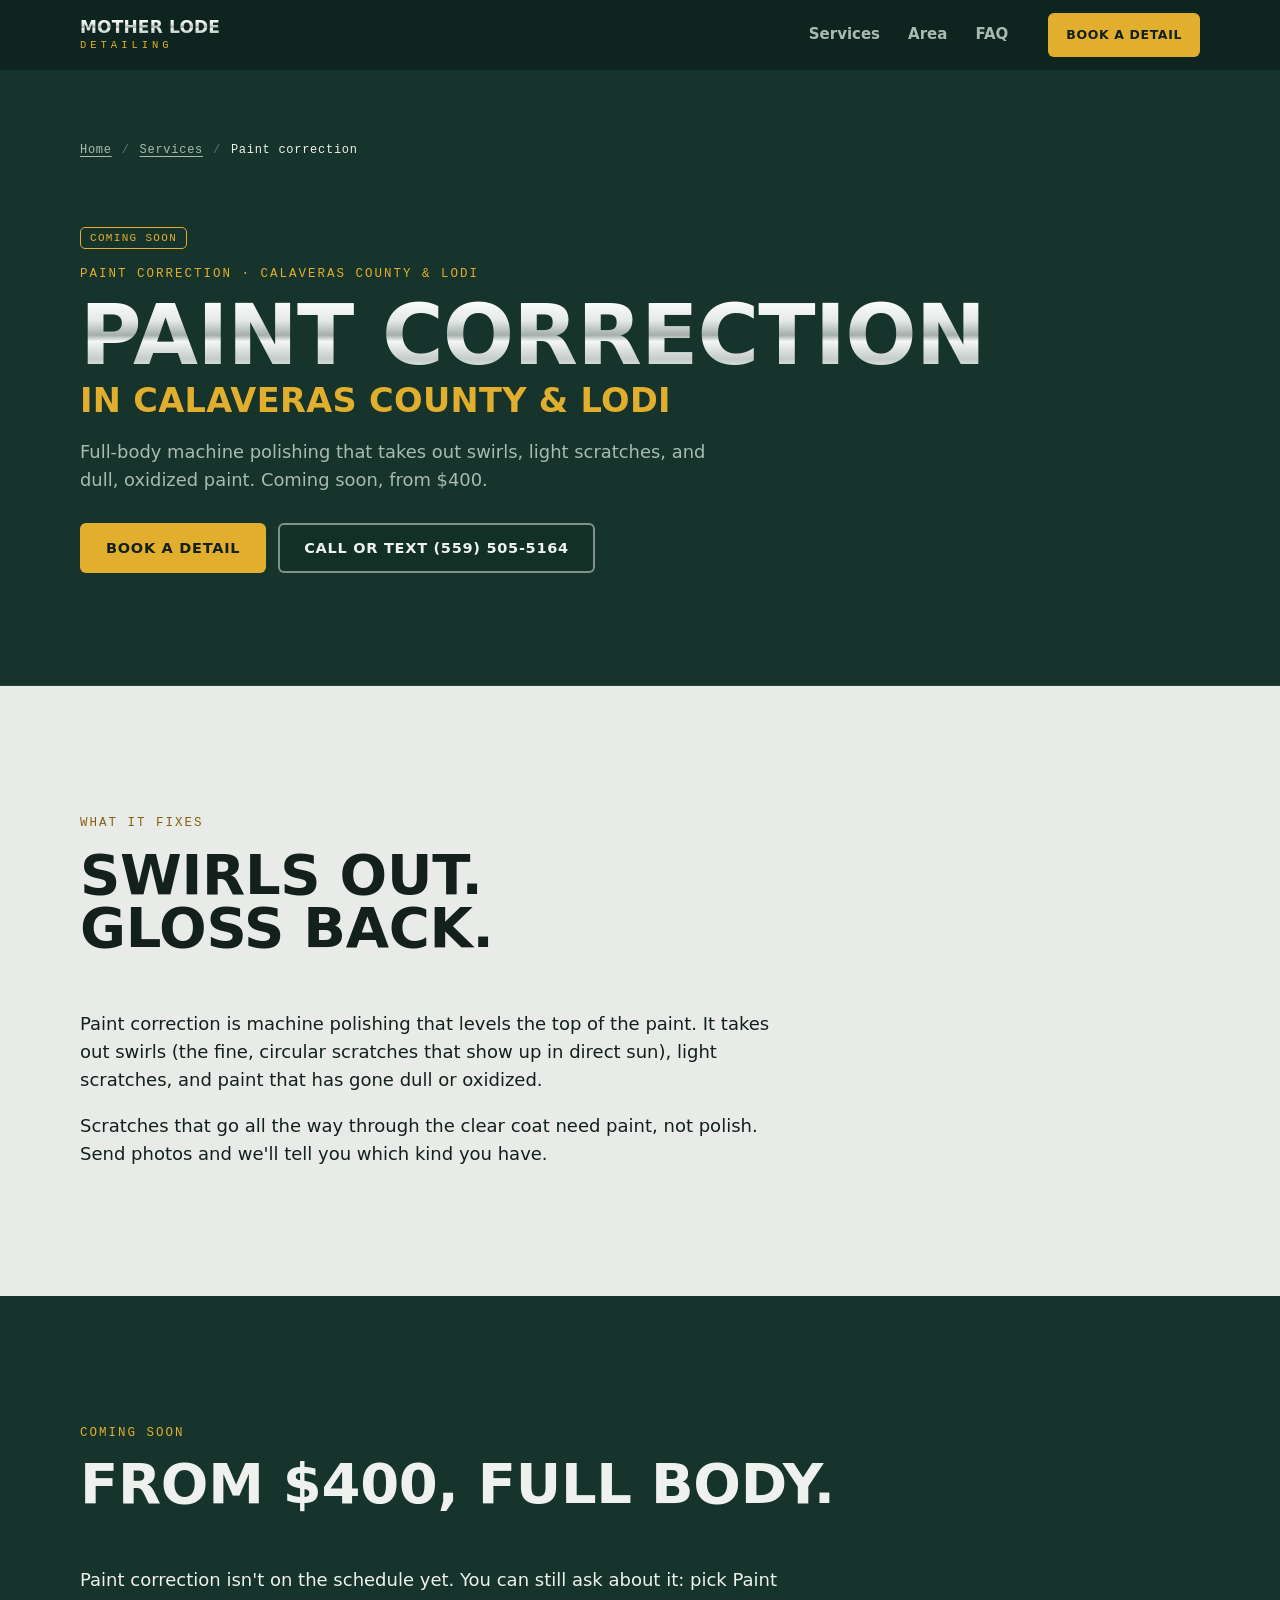
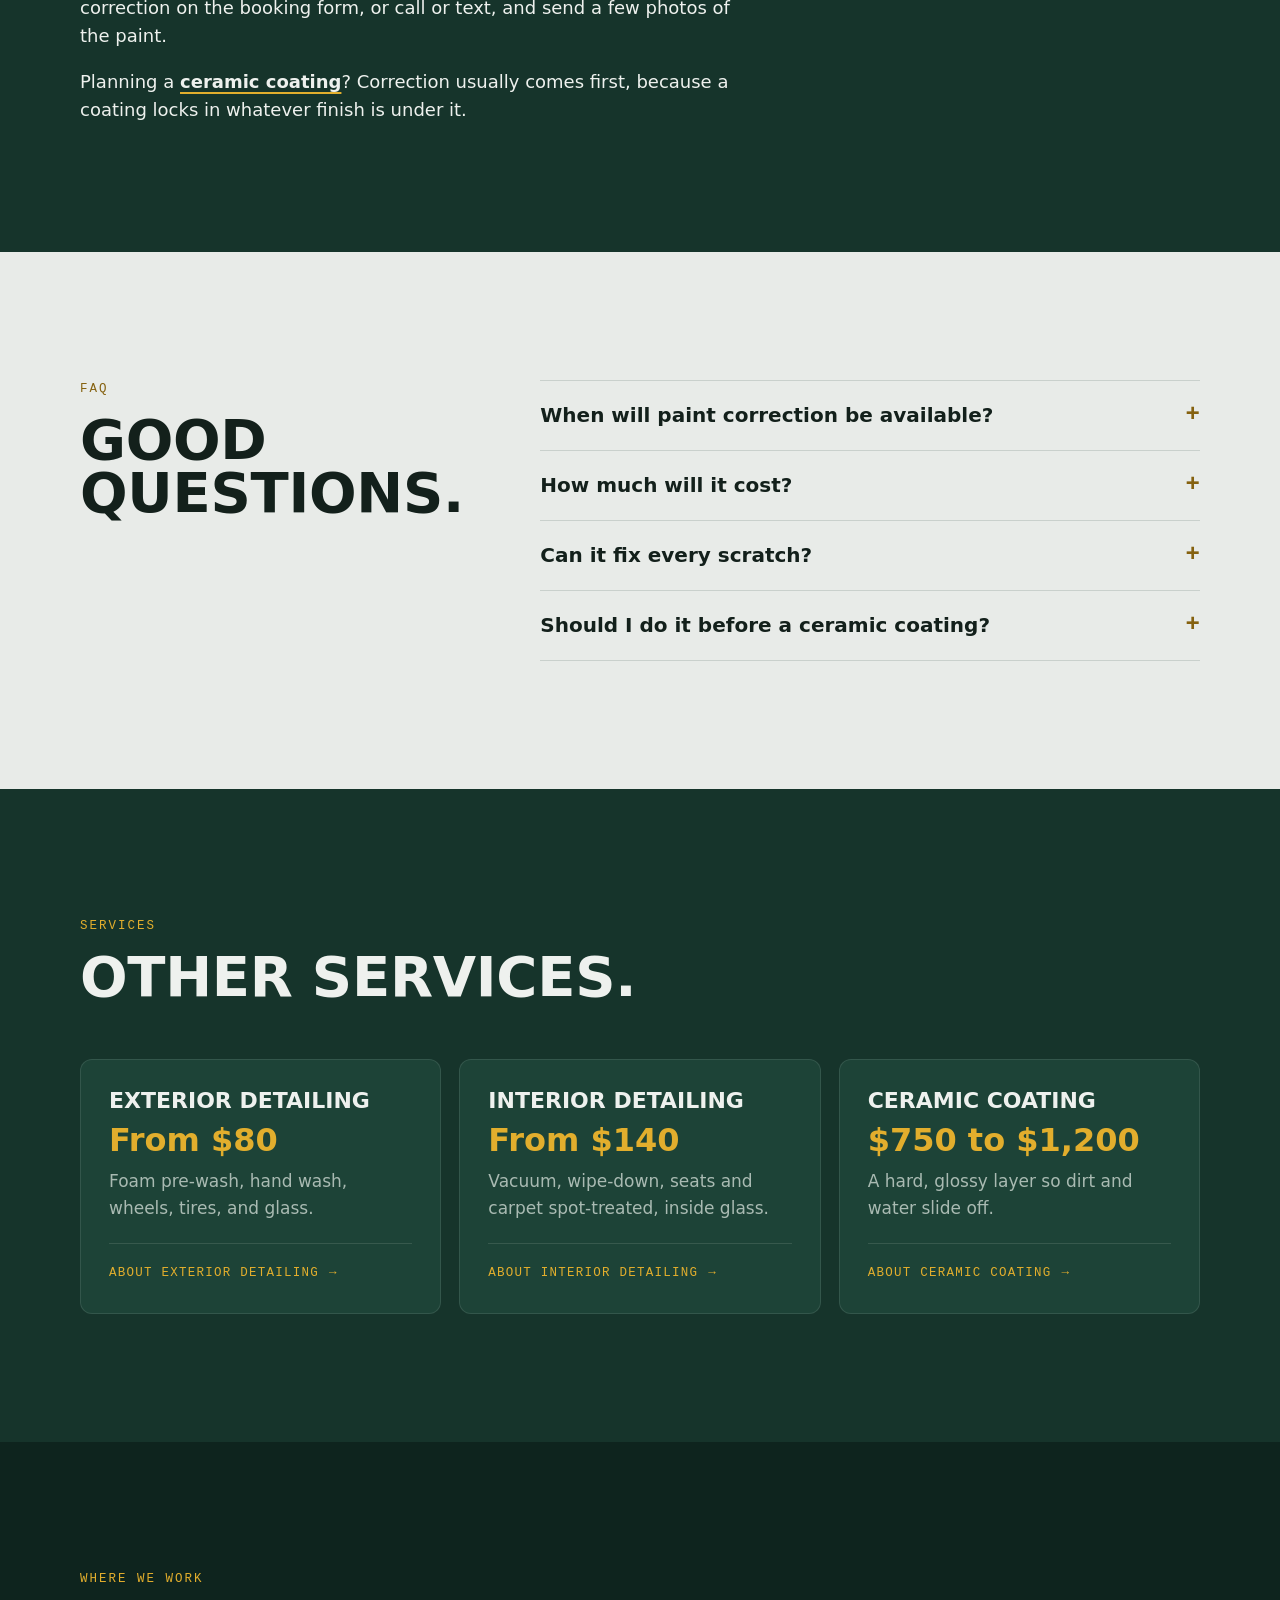
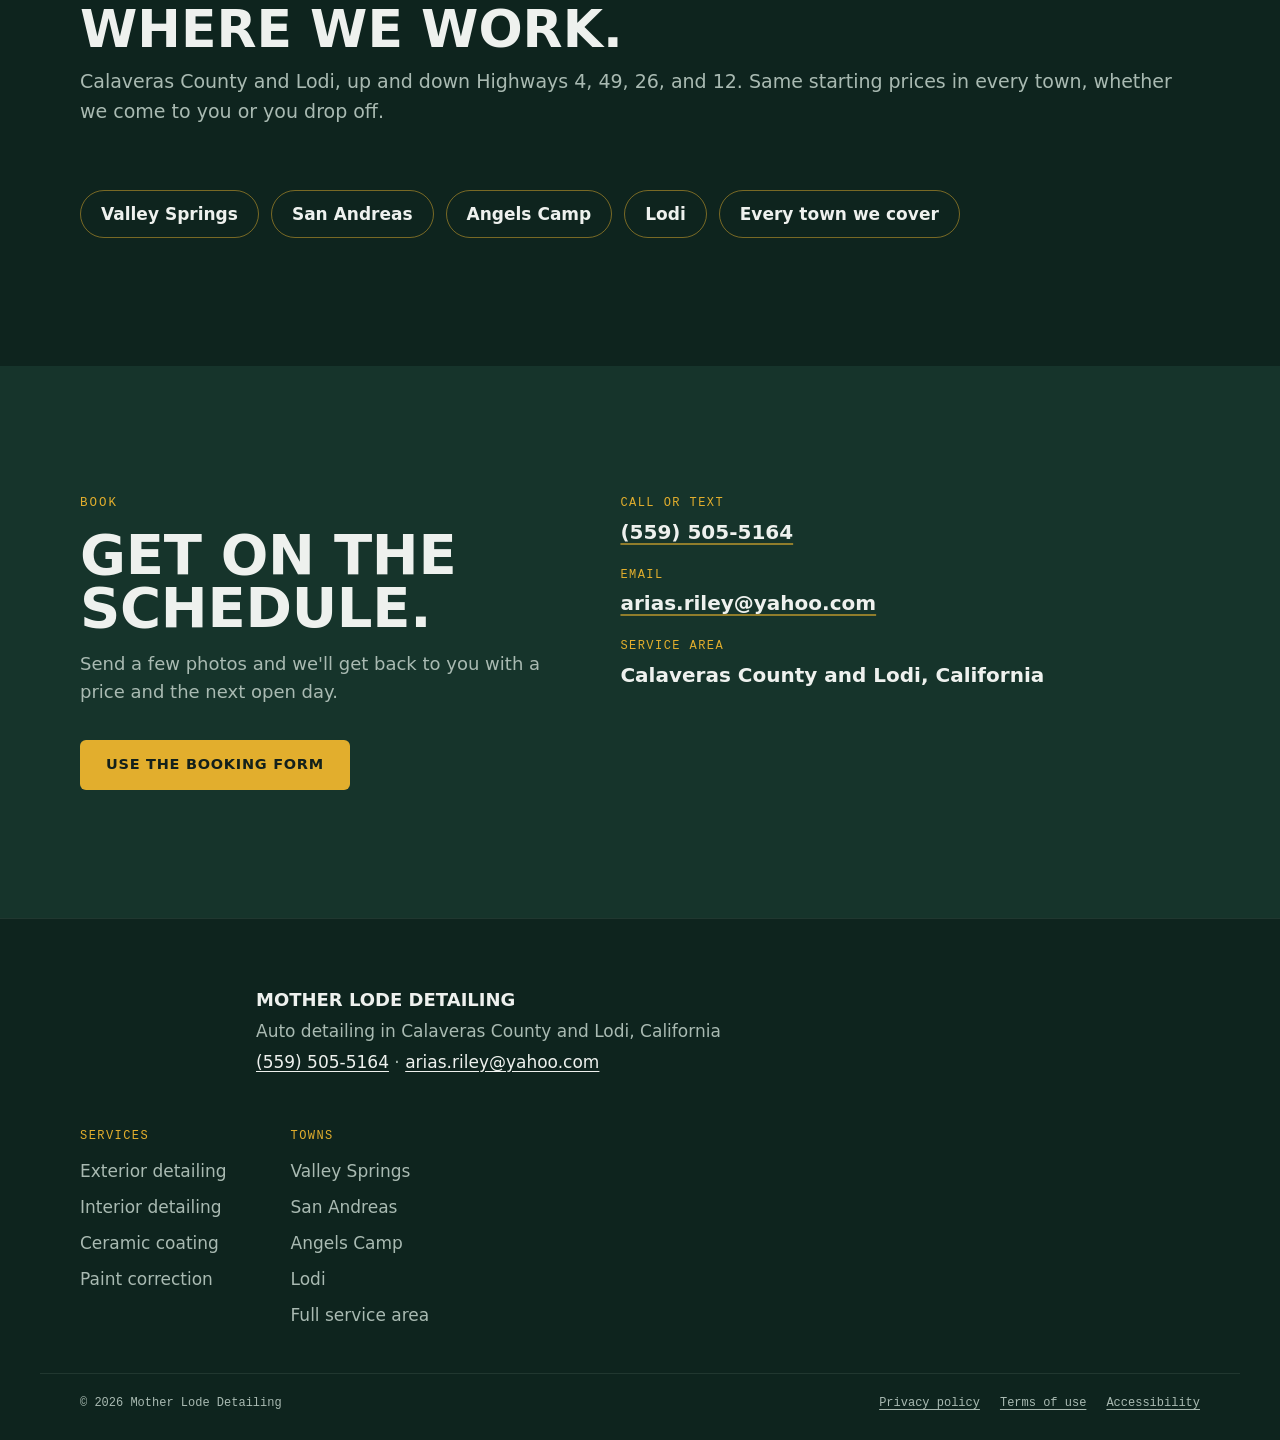
<file: paint-correction.html>
<!doctype html>
<html lang="en">
<head>
<meta charset="utf-8">
<meta name="viewport" content="width=device-width, initial-scale=1">
<meta http-equiv="Content-Security-Policy" content="default-src 'none'; script-src 'self'; style-src 'self' https://fonts.googleapis.com; font-src https://fonts.gstatic.com; img-src 'self' data:; base-uri 'none'; form-action 'none'; object-src 'none'">
<meta name="referrer" content="strict-origin-when-cross-origin">
<title>Paint Correction in Calaveras &amp; Lodi | Mother Lode</title>
<meta name="description" content="Paint correction, coming soon to Calaveras County and Lodi: full-body machine polishing for swirls, light scratches, and dull, oxidized paint. From $400.">
<meta name="theme-color" content="#0E241E">
<link rel="canonical" href="https://motherlodedetailing.com/paint-correction.html">
<meta property="og:type" content="website">
<meta property="og:url" content="https://motherlodedetailing.com/paint-correction.html">
<meta property="og:title" content="Paint Correction in Calaveras &amp; Lodi | Mother Lode">
<meta property="og:description" content="Paint correction, coming soon to Calaveras County and Lodi: full-body machine polishing for swirls, light scratches, and dull, oxidized paint. From $400.">
<meta property="og:image" content="https://motherlodedetailing.com/assets/logo-1120.png">
<meta name="twitter:card" content="summary_large_image">
<script type="application/ld+json">
{
  "@context": "https://schema.org",
  "@graph": [
    {
      "@type": "Service",
      "name": "Paint correction",
      "serviceType": "Paint correction",
      "description": "Paint correction, coming soon to Calaveras County and Lodi: full-body machine polishing for swirls, light scratches, and dull, oxidized paint. From $400.",
      "url": "https://motherlodedetailing.com/paint-correction.html",
      "provider": {
        "@type": "AutomotiveBusiness",
        "name": "Mother Lode Detailing",
        "url": "https://motherlodedetailing.com/",
        "telephone": "+1-559-505-5164"
      },
      "areaServed": [
        {
          "@type": "AdministrativeArea",
          "name": "Calaveras County, CA"
        },
        {
          "@type": "City",
          "name": "Lodi, CA"
        }
      ]
    },
    {
      "@type": "BreadcrumbList",
      "itemListElement": [
        {
          "@type": "ListItem",
          "position": 1,
          "name": "Home",
          "item": "https://motherlodedetailing.com/"
        },
        {
          "@type": "ListItem",
          "position": 2,
          "name": "Services",
          "item": "https://motherlodedetailing.com/#services"
        },
        {
          "@type": "ListItem",
          "position": 3,
          "name": "Paint correction",
          "item": "https://motherlodedetailing.com/paint-correction.html"
        }
      ]
    },
    {
      "@type": "FAQPage",
      "mainEntity": [
        {
          "@type": "Question",
          "name": "When will paint correction be available?",
          "acceptedAnswer": {
            "@type": "Answer",
            "text": "It's coming soon. Ask through the booking form or by phone for the latest."
          }
        },
        {
          "@type": "Question",
          "name": "How much will it cost?",
          "acceptedAnswer": {
            "@type": "Answer",
            "text": "Starting at $400 for the full body. Condition matters, so photos help us give you a real number."
          }
        },
        {
          "@type": "Question",
          "name": "Can it fix every scratch?",
          "acceptedAnswer": {
            "@type": "Answer",
            "text": "No. It takes out swirls, light scratches, and dull, oxidized paint. Scratches through the clear coat need paint."
          }
        },
        {
          "@type": "Question",
          "name": "Should I do it before a ceramic coating?",
          "acceptedAnswer": {
            "@type": "Answer",
            "text": "Usually, yes. A coating locks in the finish under it, so correcting the paint first gets you the best result."
          }
        }
      ]
    }
  ]
}
</script>
<link rel="icon" type="image/png" href="assets/icon-64.png">
<link rel="apple-touch-icon" href="assets/icon-180.png">
<link rel="preconnect" href="https://fonts.googleapis.com">
<link rel="preconnect" href="https://fonts.gstatic.com" crossorigin>
<link rel="stylesheet" href="https://fonts.googleapis.com/css2?family=Archivo:wdth,wght@62..125,400..900&family=IBM+Plex+Mono:wght@500&display=swap">
<link rel="stylesheet" href="assets/styles.css">
</head>
<body class="sub-page">
<a class="skip" href="#main">Skip to content</a>

<header class="legal-bar page-bar">
  <div class="wrap nav-inner">
    <a class="nav-brand" href="/"><span class="nb-top">Mother Lode</span><span class="nb-sub">Detailing</span></a>
    <ul class="nav-links">
      <li><a href="/#services">Services</a></li>
      <li><a href="service-area.html">Area</a></li>
      <li><a href="/#faq">FAQ</a></li>
    </ul>
    <a class="btn btn-gold btn-sm" href="/#book">Book<span class="cta-extra">&nbsp;a detail</span></a>
  </div>
</header>
<main id="main">

  <div class="page-hero">
    <div class="wrap">
      <nav class="crumbs" aria-label="Breadcrumb"><ol><li><a href="/">Home</a></li><li><a href="/#services">Services</a></li><li aria-current="page">Paint correction</li></ol></nav>
      <p class="soon">Coming soon</p><p class="eyebrow">Paint correction · Calaveras County &amp; Lodi</p>
      <h1><span>Paint correction</span> <span class="h1-sub">in Calaveras County &amp; Lodi</span></h1>
      <p class="lede">Full-body machine polishing that takes out swirls, light scratches, and dull, oxidized paint. Coming soon, from $400.</p>
      <div class="actions">
        <a class="btn btn-gold" href="/#book">Book a detail</a>
        <a class="btn btn-ghost" href="tel:+15595055164">Call or text (559) 505-5164</a>
      </div>
    </div>
  </div>

  <section class="section silver">
    <div class="wrap">
      <div class="sec-head">
        <p class="eyebrow">What it fixes</p>
        <h2>Swirls out. Gloss back.</h2>
      </div>
      <div class="prose">
        <p>Paint correction is machine polishing that levels the top of the paint. It takes out swirls (the fine, circular scratches that show up in direct sun), light scratches, and paint that has gone dull or oxidized.</p>
        <p>Scratches that go all the way through the clear coat need paint, not polish. Send photos and we'll tell you which kind you have.</p>
      </div>
    </div>
  </section>

  <section class="section pine">
    <div class="wrap">
      <div class="sec-head">
        <p class="eyebrow">Coming soon</p>
        <h2>From $400, full body.</h2>
      </div>
      <div class="prose">
        <p>Paint correction isn't on the schedule yet. You can still ask about it: pick Paint correction on the booking form, or call or text, and send a few photos of the paint.</p>
        <p>Planning a <a href="ceramic-coating.html">ceramic coating</a>? Correction usually comes first, because a coating locks in whatever finish is under it.</p>
      </div>
    </div>
  </section>

  <section class="section silver" id="faq">
    <div class="wrap faq-wrap">
      <div class="sec-head">
        <p class="eyebrow">FAQ</p>
        <h2>Good questions.</h2>
      </div>
      <div class="faq-list">
        <details>
          <summary>When will paint correction be available?</summary>
          <p>It's coming soon. Ask through the booking form or by phone for the latest.</p>
        </details>
        <details>
          <summary>How much will it cost?</summary>
          <p>Starting at $400 for the full body. Condition matters, so photos help us give you a real number.</p>
        </details>
        <details>
          <summary>Can it fix every scratch?</summary>
          <p>No. It takes out swirls, light scratches, and dull, oxidized paint. Scratches through the clear coat need paint.</p>
        </details>
        <details>
          <summary>Should I do it before a ceramic coating?</summary>
          <p>Usually, yes. A coating locks in the finish under it, so correcting the paint first gets you the best result.</p>
        </details>
      </div>
    </div>
  </section>

  <section class="section pine">
    <div class="wrap">
      <div class="sec-head">
        <p class="eyebrow">Services</p>
        <h2>Other services.</h2>
      </div>
      <div class="link-grid">
        <article class="card">
          <h3>Exterior detailing</h3>
          <p class="price">From $80</p>
          <p class="for">Foam pre-wash, hand wash, wheels, tires, and glass.</p>
          <a class="card-cta" href="exterior-detailing.html">About exterior detailing</a>
        </article>
        <article class="card">
          <h3>Interior detailing</h3>
          <p class="price">From $140</p>
          <p class="for">Vacuum, wipe-down, seats and carpet spot-treated, inside glass.</p>
          <a class="card-cta" href="interior-detailing.html">About interior detailing</a>
        </article>
        <article class="card">
          <h3>Ceramic coating</h3>
          <p class="price">$750 to $1,200</p>
          <p class="for">A hard, glossy layer so dirt and water slide off.</p>
          <a class="card-cta" href="ceramic-coating.html">About ceramic coating</a>
        </article>
      </div>
    </div>
  </section>

  <section class="section area">
    <div class="wrap">
      <p class="eyebrow">Where we work</p>
      <h2 class="town-head">Where we work.</h2>
      <p class="area-sub">Calaveras County and Lodi, up and down Highways 4, 49, 26, and 12. Same starting prices in every town, whether we come to you or you drop off.</p>
      <ul class="town-links"><li><a href="valley-springs.html">Valley Springs</a></li><li><a href="san-andreas.html">San Andreas</a></li><li><a href="angels-camp.html">Angels Camp</a></li><li><a href="lodi.html">Lodi</a></li><li><a href="service-area.html">Every town we cover</a></li></ul>
    </div>
  </section>

  <section class="section pine book">
    <div class="wrap book-grid">
      <div class="book-copy">
        <p class="eyebrow">Book</p>
        <h2>Get on the schedule.</h2>
        <p>Send a few photos and we'll get back to you with a price and the next open day.</p>
        <a class="btn btn-gold" href="/#book">Use the booking form</a>
      </div>
      <dl class="contact">
        <div><dt>Call or text</dt><dd><a href="tel:+15595055164">(559) 505-5164</a></dd></div>
        <div><dt>Email</dt><dd><a href="mailto:arias.riley@yahoo.com">arias.riley@yahoo.com</a></dd></div>
        <div><dt>Service area</dt><dd>Calaveras County and Lodi, California</dd></div>
      </dl>
    </div>
  </section>

</main>

<footer class="footer">
  <div class="wrap footer-grid">
    <img class="footer-logo" src="assets/logo-320.png" width="320" height="265" loading="lazy" alt="Mother Lode Detailing">
    <div class="footer-info">
      <p class="footer-name">Mother Lode Detailing</p>
      <p>Auto detailing in Calaveras County and Lodi, California</p>
      <p><a href="tel:+15595055164">(559) 505-5164</a> · <a href="mailto:arias.riley@yahoo.com">arias.riley@yahoo.com</a></p>
    </div>
  </div>
  <nav class="wrap footer-nav" aria-label="Services and towns">
    <div><p>Services</p><ul><li><a href="exterior-detailing.html">Exterior detailing</a></li><li><a href="interior-detailing.html">Interior detailing</a></li><li><a href="ceramic-coating.html">Ceramic coating</a></li><li><a href="paint-correction.html">Paint correction</a></li></ul></div>
    <div><p>Towns</p><ul><li><a href="valley-springs.html">Valley Springs</a></li><li><a href="san-andreas.html">San Andreas</a></li><li><a href="angels-camp.html">Angels Camp</a></li><li><a href="lodi.html">Lodi</a></li><li><a href="service-area.html">Full service area</a></li></ul></div>
  </nav>
  <div class="wrap footer-fine">
    <p>© 2026 Mother Lode Detailing</p>
    <ul class="legal-links">
      <li><a href="privacy.html">Privacy policy</a></li>
      <li><a href="terms.html">Terms of use</a></li>
      <li><a href="accessibility.html">Accessibility</a></li>
    </ul>
  </div>
</footer>
</body>
</html>
</file>
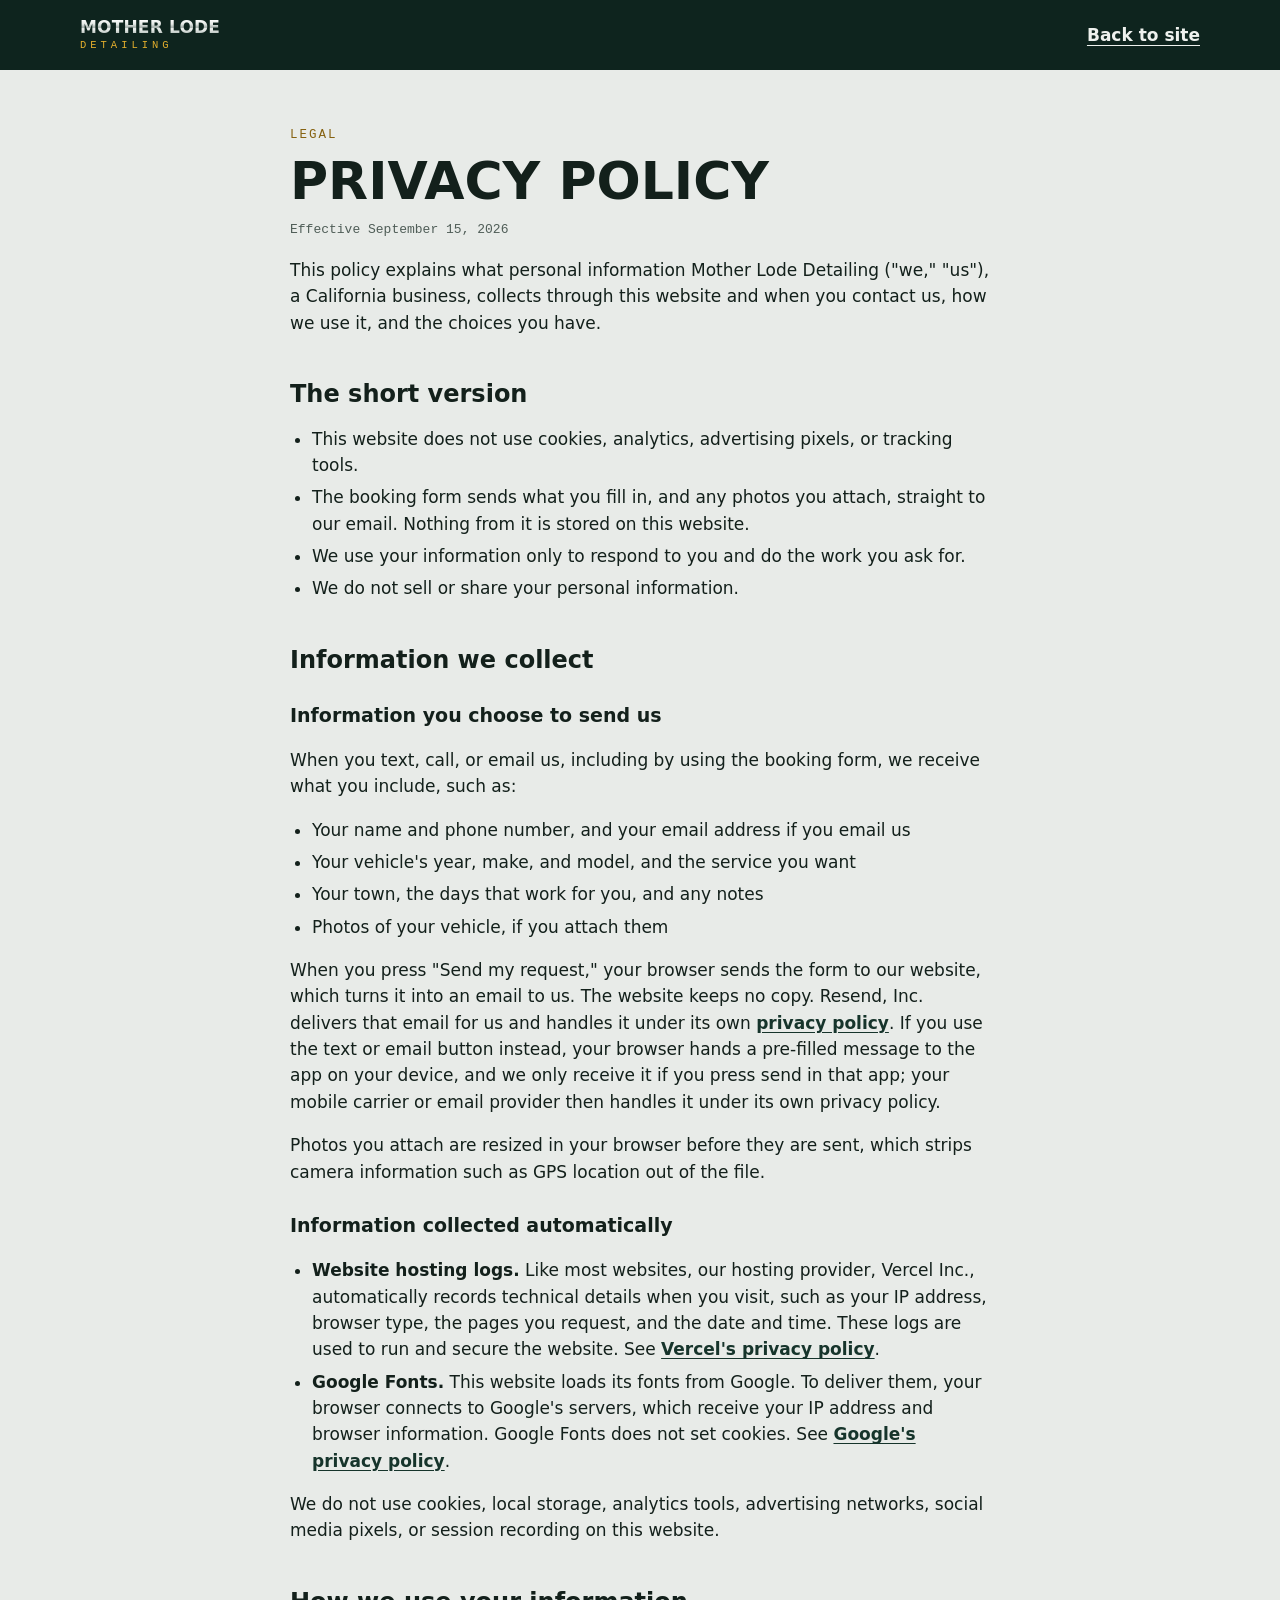
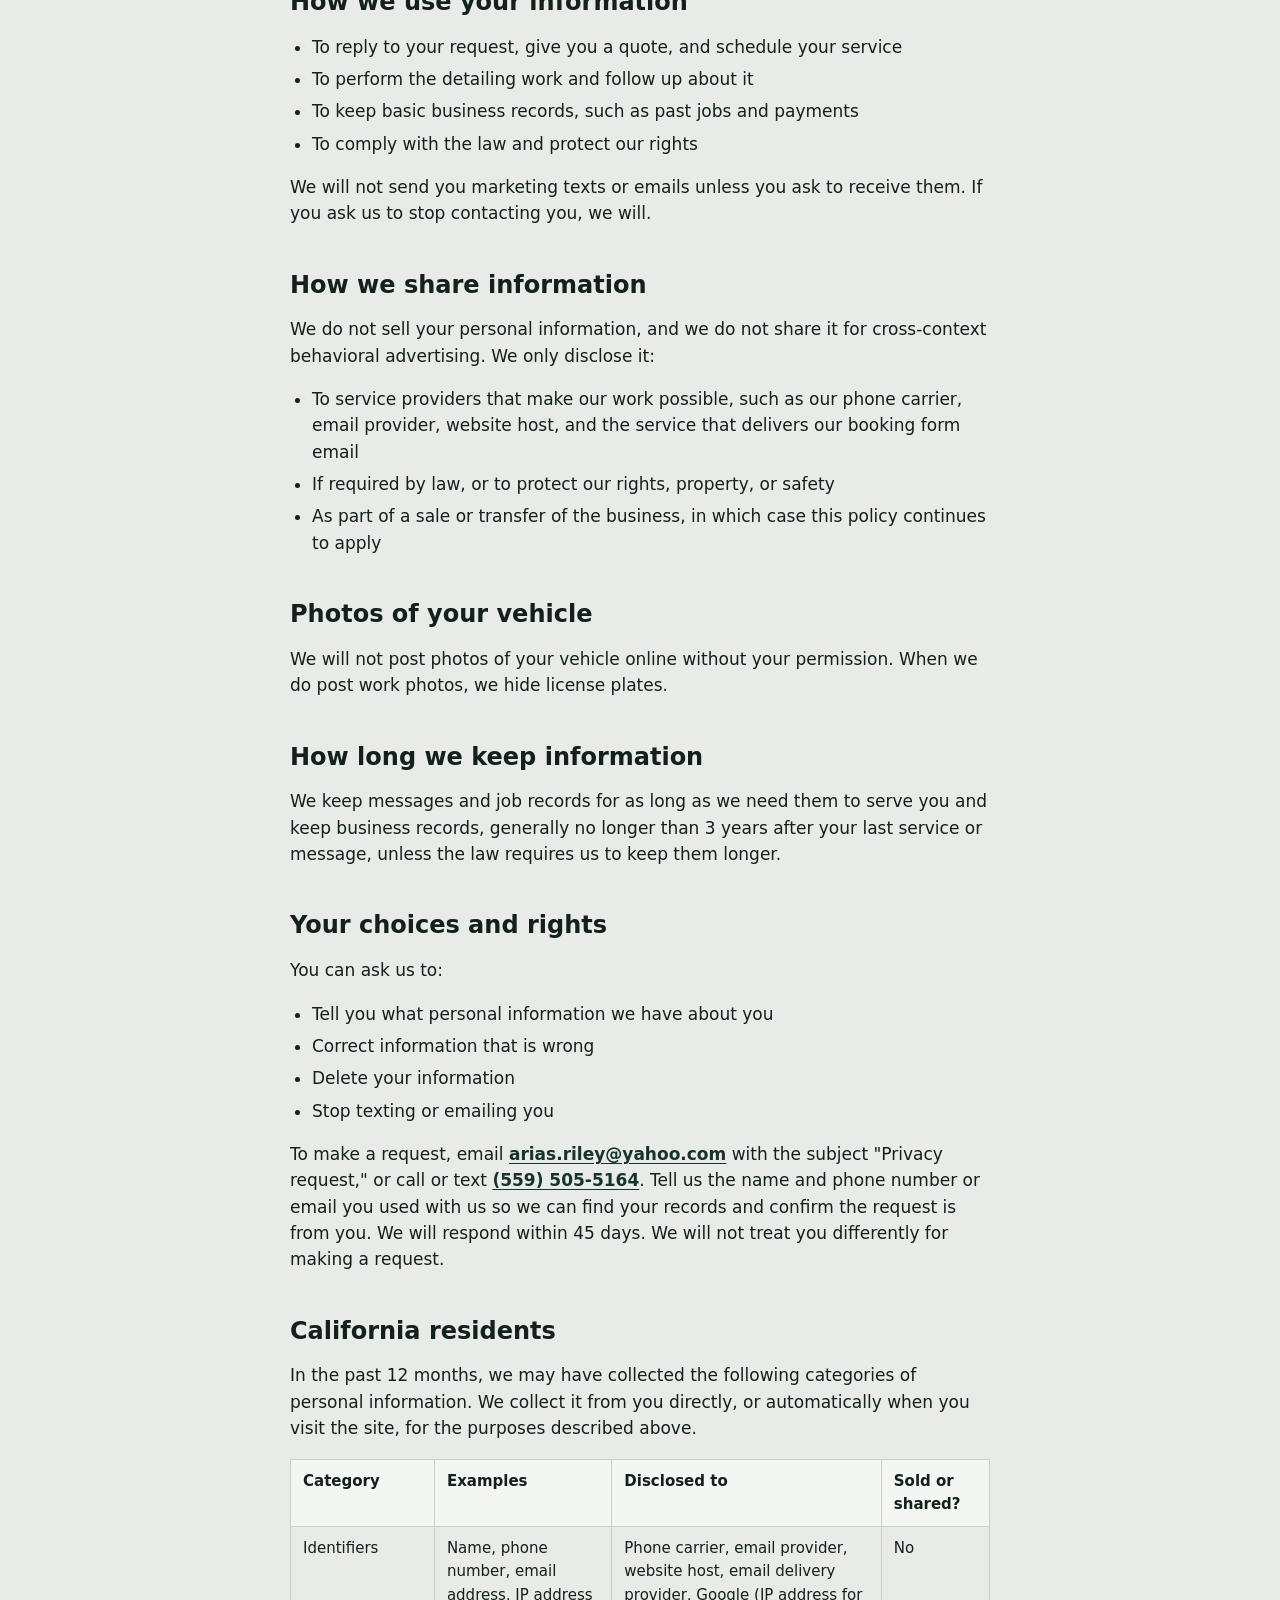
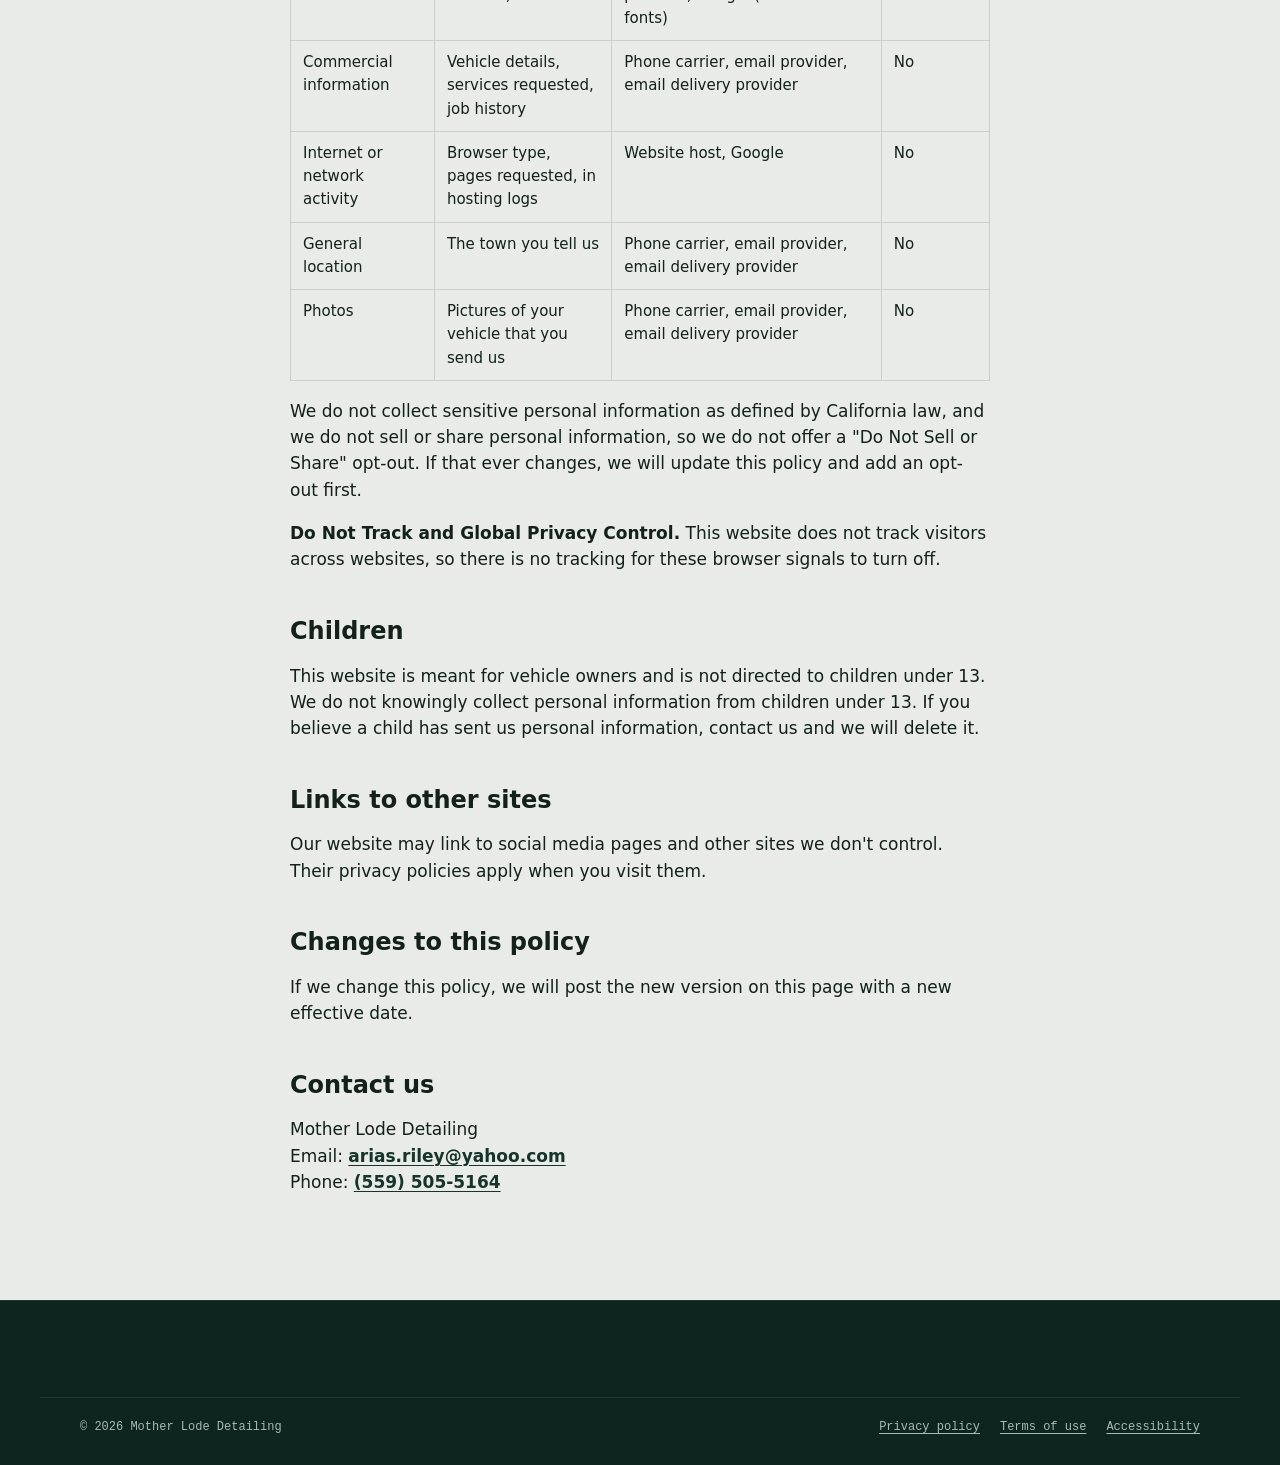
<file: privacy.html>
<!doctype html>
<html lang="en">
<head>
<meta charset="utf-8">
<meta name="viewport" content="width=device-width, initial-scale=1">
<meta http-equiv="Content-Security-Policy" content="default-src 'none'; script-src 'self'; style-src 'self' https://fonts.googleapis.com; font-src https://fonts.gstatic.com; img-src 'self' data:; base-uri 'none'; form-action 'none'; object-src 'none'">
<meta name="referrer" content="strict-origin-when-cross-origin">
<title>Privacy Policy | Mother Lode Detailing</title>
<meta name="description" content="How Mother Lode Detailing collects, uses, and protects the personal information you share on this website or when you call, text, or email us.">
<link rel="canonical" href="https://motherlodedetailing.com/privacy.html">
<meta property="og:type" content="website">
<meta property="og:url" content="https://motherlodedetailing.com/privacy.html">
<meta property="og:title" content="Privacy Policy | Mother Lode Detailing">
<meta property="og:description" content="How Mother Lode Detailing collects, uses, and protects the personal information you share on this website or when you call, text, or email us.">
<meta property="og:image" content="https://motherlodedetailing.com/assets/logo-1120.png">
<meta name="twitter:card" content="summary_large_image">
<link rel="icon" type="image/png" href="assets/icon-64.png">
<link rel="stylesheet" href="https://fonts.googleapis.com/css2?family=Archivo:wdth,wght@62..125,400..900&family=IBM+Plex+Mono:wght@500&display=swap">
<link rel="stylesheet" href="assets/styles.css">
</head>
<body class="legal-page">
<a class="skip" href="#main">Skip to content</a>
<header class="legal-bar">
  <div class="wrap nav-inner">
    <a class="nav-brand" href="/"><span class="nb-top">Mother Lode</span><span class="nb-sub">Detailing</span></a>
    <a class="back" href="/">Back to site</a>
  </div>
</header>

<main id="main" class="wrap legal silver">
  <p class="eyebrow">Legal</p>
  <h1>Privacy policy</h1>
  <p class="updated">Effective September 15, 2026</p>

  <p>This policy explains what personal information Mother Lode Detailing ("we," "us"), a California business, collects through this website and when you contact us, how we use it, and the choices you have.</p>

  <h2>The short version</h2>
  <ul>
    <li>This website does not use cookies, analytics, advertising pixels, or tracking tools.</li>
    <li>The booking form sends what you fill in, and any photos you attach, straight to our email. Nothing from it is stored on this website.</li>
    <li>We use your information only to respond to you and do the work you ask for.</li>
    <li>We do not sell or share your personal information.</li>
  </ul>

  <h2>Information we collect</h2>
  <h3>Information you choose to send us</h3>
  <p>When you text, call, or email us, including by using the booking form, we receive what you include, such as:</p>
  <ul>
    <li>Your name and phone number, and your email address if you email us</li>
    <li>Your vehicle's year, make, and model, and the service you want</li>
    <li>Your town, the days that work for you, and any notes</li>
    <li>Photos of your vehicle, if you attach them</li>
  </ul>
  <p>When you press "Send my request," your browser sends the form to our website, which turns it into an email to us. The website keeps no copy. Resend, Inc. delivers that email for us and handles it under its own <a href="https://resend.com/legal/privacy-policy">privacy policy</a>. If you use the text or email button instead, your browser hands a pre-filled message to the app on your device, and we only receive it if you press send in that app; your mobile carrier or email provider then handles it under its own privacy policy.</p>
  <p>Photos you attach are resized in your browser before they are sent, which strips camera information such as GPS location out of the file.</p>

  <h3>Information collected automatically</h3>
  <ul>
    <li><strong>Website hosting logs.</strong> Like most websites, our hosting provider, Vercel Inc., automatically records technical details when you visit, such as your IP address, browser type, the pages you request, and the date and time. These logs are used to run and secure the website. See <a href="https://vercel.com/legal/privacy-policy">Vercel's privacy policy</a>.</li>
    <li><strong>Google Fonts.</strong> This website loads its fonts from Google. To deliver them, your browser connects to Google's servers, which receive your IP address and browser information. Google Fonts does not set cookies. See <a href="https://policies.google.com/privacy">Google's privacy policy</a>.</li>
  </ul>
  <p>We do not use cookies, local storage, analytics tools, advertising networks, social media pixels, or session recording on this website.</p>

  <h2>How we use your information</h2>
  <ul>
    <li>To reply to your request, give you a quote, and schedule your service</li>
    <li>To perform the detailing work and follow up about it</li>
    <li>To keep basic business records, such as past jobs and payments</li>
    <li>To comply with the law and protect our rights</li>
  </ul>
  <p>We will not send you marketing texts or emails unless you ask to receive them. If you ask us to stop contacting you, we will.</p>

  <h2>How we share information</h2>
  <p>We do not sell your personal information, and we do not share it for cross-context behavioral advertising. We only disclose it:</p>
  <ul>
    <li>To service providers that make our work possible, such as our phone carrier, email provider, website host, and the service that delivers our booking form email</li>
    <li>If required by law, or to protect our rights, property, or safety</li>
    <li>As part of a sale or transfer of the business, in which case this policy continues to apply</li>
  </ul>

  <h2>Photos of your vehicle</h2>
  <p>We will not post photos of your vehicle online without your permission. When we do post work photos, we hide license plates.</p>

  <h2>How long we keep information</h2>
  <p>We keep messages and job records for as long as we need them to serve you and keep business records, generally no longer than 3 years after your last service or message, unless the law requires us to keep them longer.</p>

  <h2>Your choices and rights</h2>
  <p>You can ask us to:</p>
  <ul>
    <li>Tell you what personal information we have about you</li>
    <li>Correct information that is wrong</li>
    <li>Delete your information</li>
    <li>Stop texting or emailing you</li>
  </ul>
  <p>To make a request, email <a href="mailto:arias.riley@yahoo.com?subject=Privacy%20request">arias.riley@yahoo.com</a> with the subject "Privacy request," or call or text <a href="tel:+15595055164">(559) 505-5164</a>. Tell us the name and phone number or email you used with us so we can find your records and confirm the request is from you. We will respond within 45 days. We will not treat you differently for making a request.</p>

  <h2>California residents</h2>
  <p>In the past 12 months, we may have collected the following categories of personal information. We collect it from you directly, or automatically when you visit the site, for the purposes described above.</p>
  <div class="table-scroll">
    <table>
      <thead>
        <tr><th scope="col">Category</th><th scope="col">Examples</th><th scope="col">Disclosed to</th><th scope="col">Sold or shared?</th></tr>
      </thead>
      <tbody>
        <tr><td>Identifiers</td><td>Name, phone number, email address, IP address</td><td>Phone carrier, email provider, website host, email delivery provider, Google (IP address for fonts)</td><td>No</td></tr>
        <tr><td>Commercial information</td><td>Vehicle details, services requested, job history</td><td>Phone carrier, email provider, email delivery provider</td><td>No</td></tr>
        <tr><td>Internet or network activity</td><td>Browser type, pages requested, in hosting logs</td><td>Website host, Google</td><td>No</td></tr>
        <tr><td>General location</td><td>The town you tell us</td><td>Phone carrier, email provider, email delivery provider</td><td>No</td></tr>
        <tr><td>Photos</td><td>Pictures of your vehicle that you send us</td><td>Phone carrier, email provider, email delivery provider</td><td>No</td></tr>
      </tbody>
    </table>
  </div>
  <p>We do not collect sensitive personal information as defined by California law, and we do not sell or share personal information, so we do not offer a "Do Not Sell or Share" opt-out. If that ever changes, we will update this policy and add an opt-out first.</p>
  <p><strong>Do Not Track and Global Privacy Control.</strong> This website does not track visitors across websites, so there is no tracking for these browser signals to turn off.</p>

  <h2>Children</h2>
  <p>This website is meant for vehicle owners and is not directed to children under 13. We do not knowingly collect personal information from children under 13. If you believe a child has sent us personal information, contact us and we will delete it.</p>

  <h2>Links to other sites</h2>
  <p>Our website may link to social media pages and other sites we don't control. Their privacy policies apply when you visit them.</p>

  <h2>Changes to this policy</h2>
  <p>If we change this policy, we will post the new version on this page with a new effective date.</p>

  <h2>Contact us</h2>
  <p>Mother Lode Detailing<br>
  Email: <a href="mailto:arias.riley@yahoo.com">arias.riley@yahoo.com</a><br>
  Phone: <a href="tel:+15595055164">(559) 505-5164</a></p>
</main>

<footer class="footer">
  <div class="wrap footer-fine">
    <p>© 2026 Mother Lode Detailing</p>
    <ul class="legal-links">
      <li><a href="privacy.html" aria-current="page">Privacy policy</a></li>
      <li><a href="terms.html">Terms of use</a></li>
      <li><a href="accessibility.html">Accessibility</a></li>
    </ul>
  </div>
</footer>
</body>
</html>
</file>
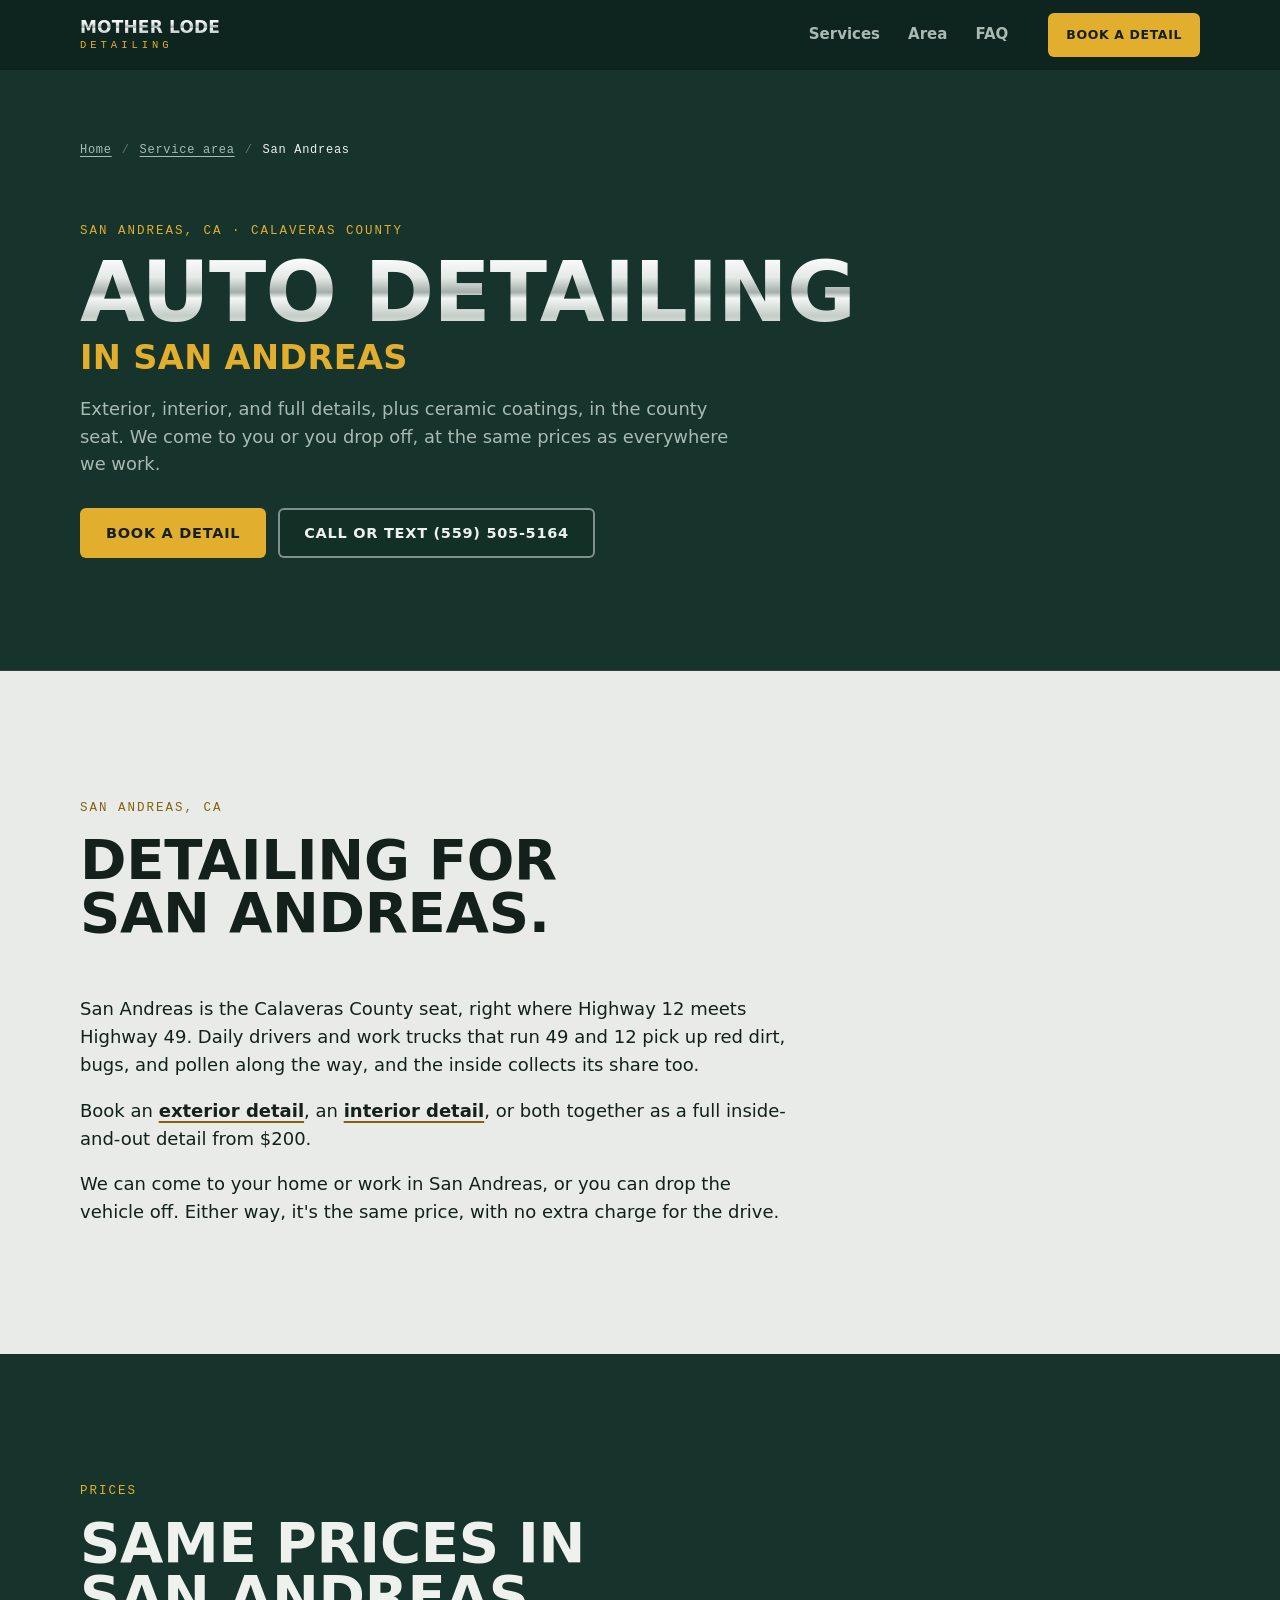
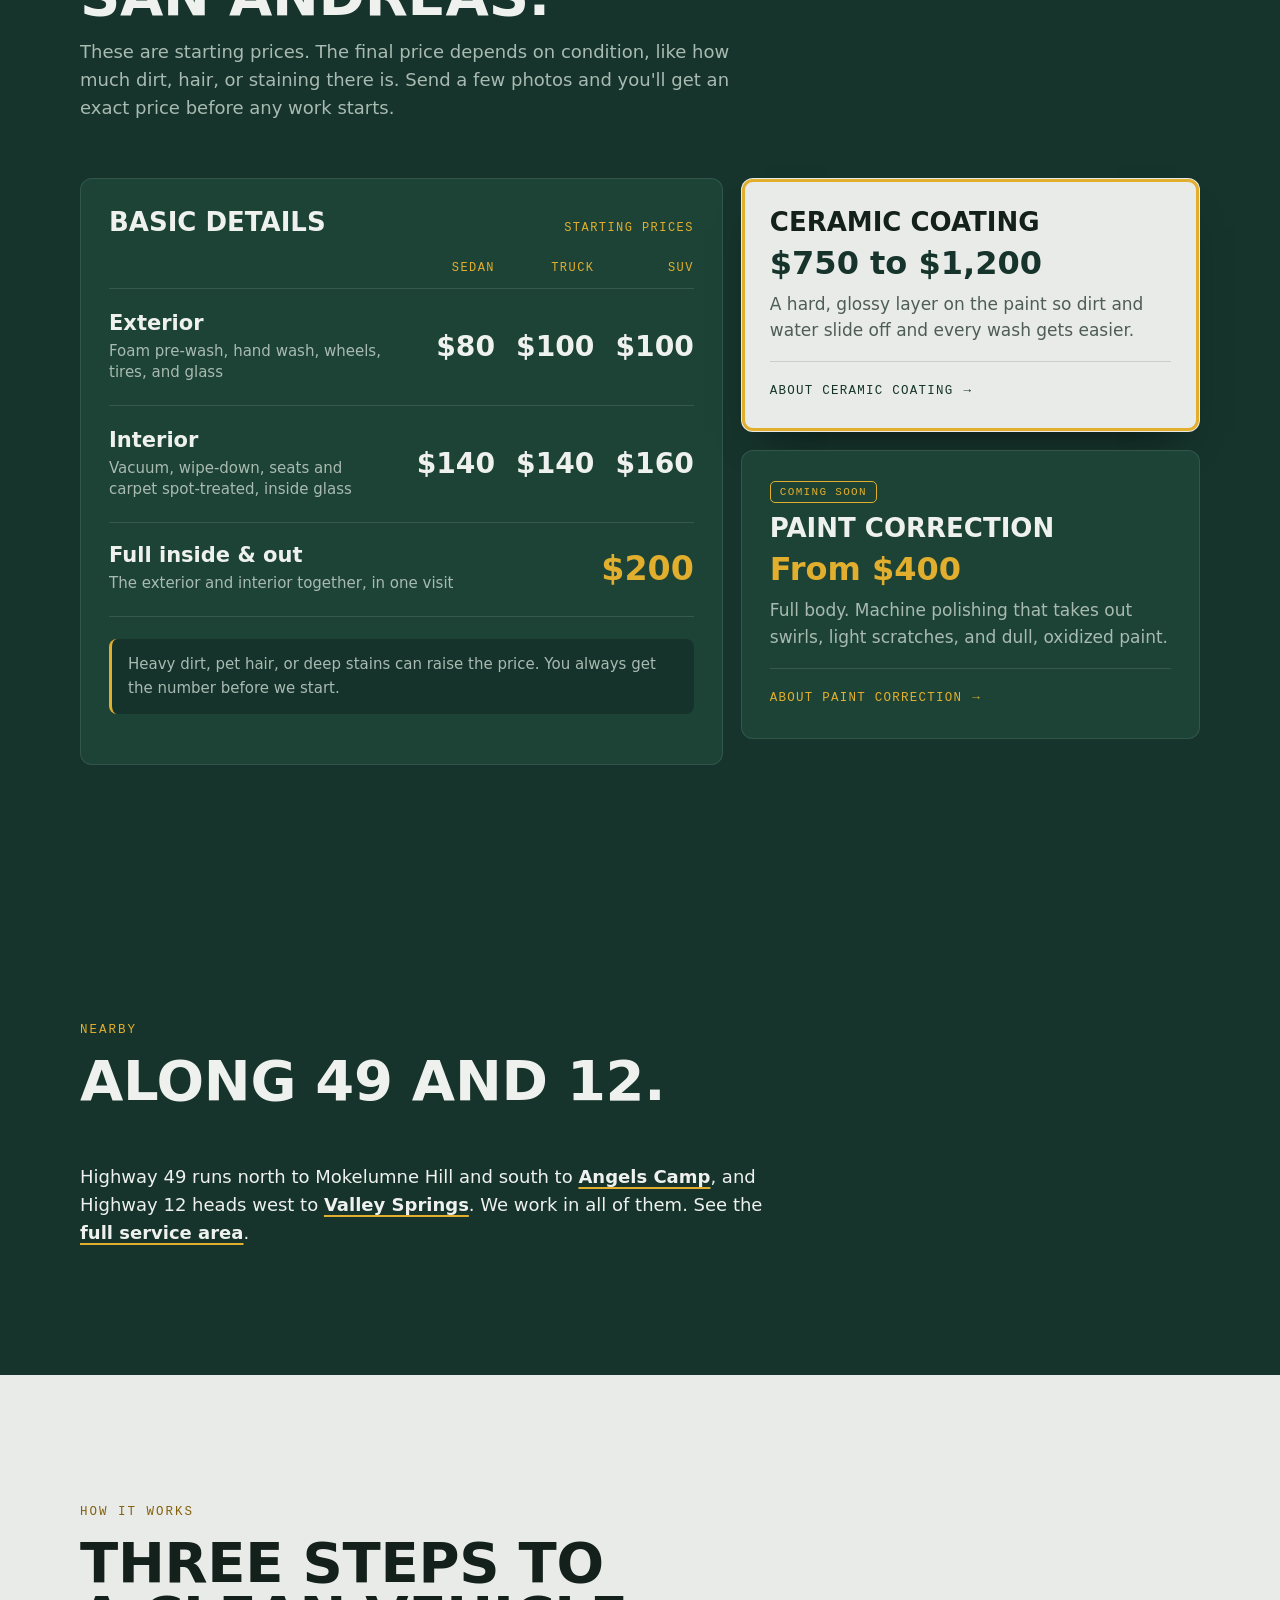
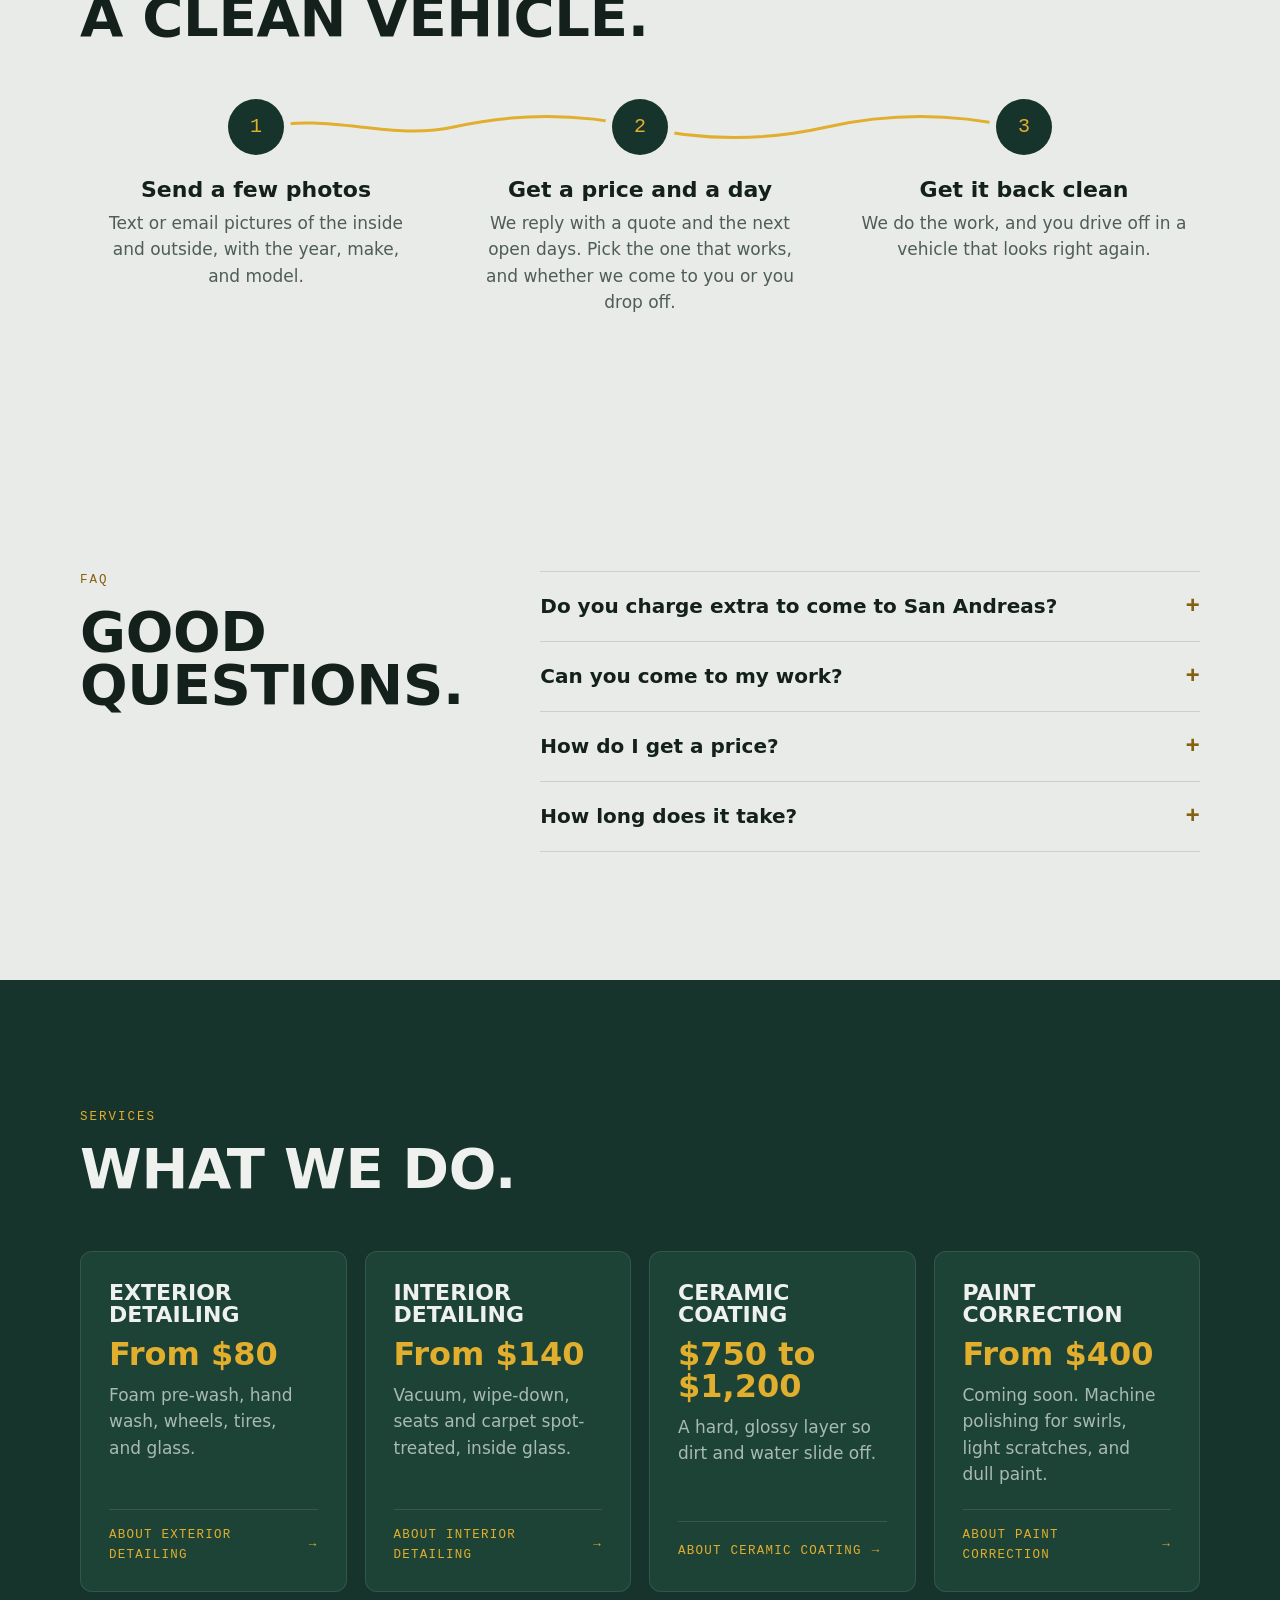
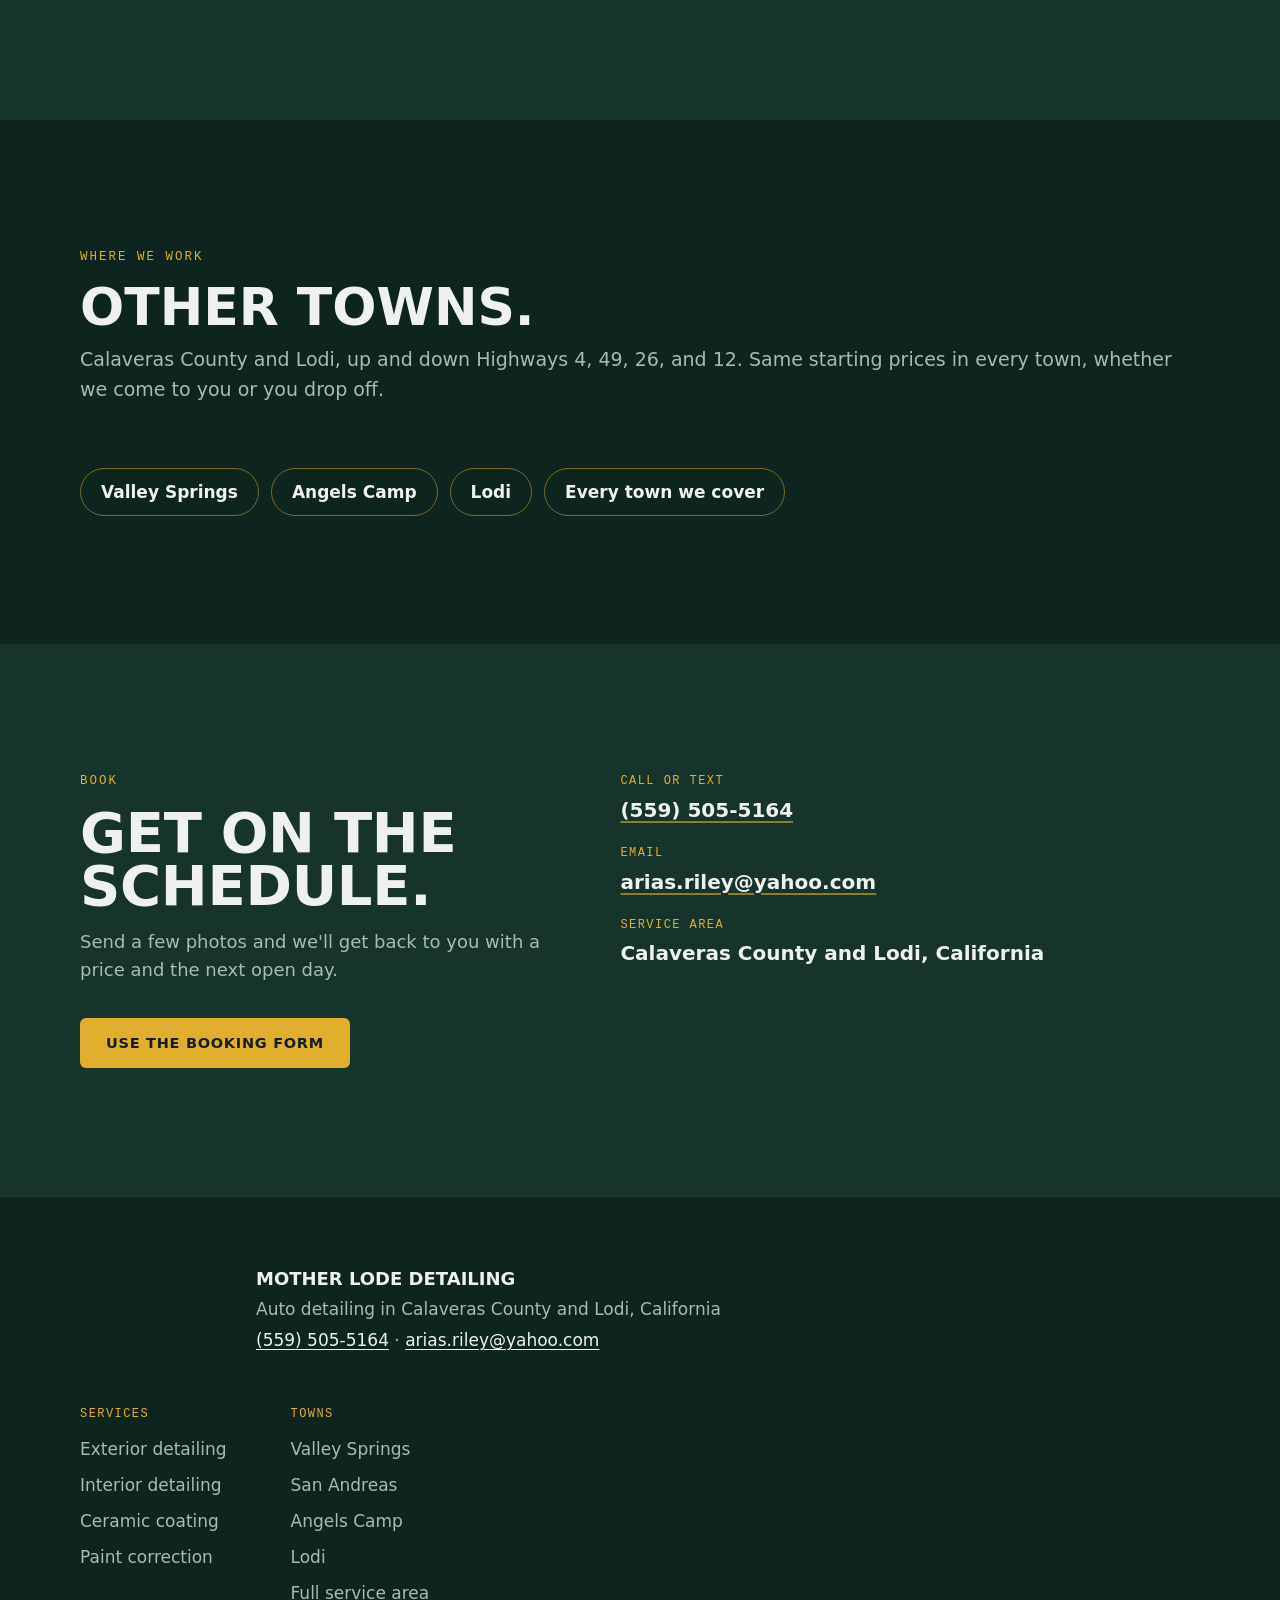
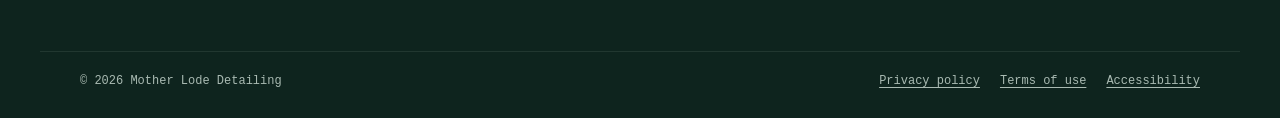
<file: san-andreas.html>
<!doctype html>
<html lang="en">
<head>
<meta charset="utf-8">
<meta name="viewport" content="width=device-width, initial-scale=1">
<meta http-equiv="Content-Security-Policy" content="default-src 'none'; script-src 'self'; style-src 'self' https://fonts.googleapis.com; font-src https://fonts.gstatic.com; img-src 'self' data:; base-uri 'none'; form-action 'none'; object-src 'none'">
<meta name="referrer" content="strict-origin-when-cross-origin">
<title>Auto Detailing in San Andreas, CA | Mother Lode Detailing</title>
<meta name="description" content="Auto detailing in San Andreas, CA: exterior from $80, interior from $140, ceramic coatings. Mobile or drop-off, same prices as everywhere we work.">
<meta name="theme-color" content="#0E241E">
<link rel="canonical" href="https://motherlodedetailing.com/san-andreas.html">
<meta property="og:type" content="website">
<meta property="og:url" content="https://motherlodedetailing.com/san-andreas.html">
<meta property="og:title" content="Auto Detailing in San Andreas, CA | Mother Lode Detailing">
<meta property="og:description" content="Auto detailing in San Andreas, CA: exterior from $80, interior from $140, ceramic coatings. Mobile or drop-off, same prices as everywhere we work.">
<meta property="og:image" content="https://motherlodedetailing.com/assets/logo-1120.png">
<meta name="twitter:card" content="summary_large_image">
<script type="application/ld+json">
{
  "@context": "https://schema.org",
  "@graph": [
    {
      "@type": "Service",
      "name": "Auto detailing in San Andreas, CA",
      "serviceType": "Auto detailing",
      "description": "Auto detailing in San Andreas, CA: exterior from $80, interior from $140, ceramic coatings. Mobile or drop-off, same prices as everywhere we work.",
      "url": "https://motherlodedetailing.com/san-andreas.html",
      "provider": {
        "@type": "AutomotiveBusiness",
        "name": "Mother Lode Detailing",
        "url": "https://motherlodedetailing.com/",
        "telephone": "+1-559-505-5164"
      },
      "areaServed": {
        "@type": "City",
        "name": "San Andreas, CA"
      }
    },
    {
      "@type": "BreadcrumbList",
      "itemListElement": [
        {
          "@type": "ListItem",
          "position": 1,
          "name": "Home",
          "item": "https://motherlodedetailing.com/"
        },
        {
          "@type": "ListItem",
          "position": 2,
          "name": "Service area",
          "item": "https://motherlodedetailing.com/service-area.html"
        },
        {
          "@type": "ListItem",
          "position": 3,
          "name": "San Andreas",
          "item": "https://motherlodedetailing.com/san-andreas.html"
        }
      ]
    },
    {
      "@type": "FAQPage",
      "mainEntity": [
        {
          "@type": "Question",
          "name": "Do you charge extra to come to San Andreas?",
          "acceptedAnswer": {
            "@type": "Answer",
            "text": "No. San Andreas gets the same starting prices as everywhere else we work, with no extra charge for the drive."
          }
        },
        {
          "@type": "Question",
          "name": "Can you come to my work?",
          "acceptedAnswer": {
            "@type": "Answer",
            "text": "We can come to you, at home or at work, or you can drop the vehicle off. Mention what works best when you book."
          }
        },
        {
          "@type": "Question",
          "name": "How do I get a price?",
          "acceptedAnswer": {
            "@type": "Answer",
            "text": "Text or email a few photos with the year, make, and model, or use the booking form. We reply with a price and the next open days."
          }
        },
        {
          "@type": "Question",
          "name": "How long does it take?",
          "acceptedAnswer": {
            "@type": "Answer",
            "text": "That depends on the vehicle and the service. We'll give you a time estimate when we confirm your day."
          }
        }
      ]
    }
  ]
}
</script>
<link rel="icon" type="image/png" href="assets/icon-64.png">
<link rel="apple-touch-icon" href="assets/icon-180.png">
<link rel="preconnect" href="https://fonts.googleapis.com">
<link rel="preconnect" href="https://fonts.gstatic.com" crossorigin>
<link rel="stylesheet" href="https://fonts.googleapis.com/css2?family=Archivo:wdth,wght@62..125,400..900&family=IBM+Plex+Mono:wght@500&display=swap">
<link rel="stylesheet" href="assets/styles.css">
</head>
<body class="sub-page">
<a class="skip" href="#main">Skip to content</a>

<header class="legal-bar page-bar">
  <div class="wrap nav-inner">
    <a class="nav-brand" href="/"><span class="nb-top">Mother Lode</span><span class="nb-sub">Detailing</span></a>
    <ul class="nav-links">
      <li><a href="/#services">Services</a></li>
      <li><a href="service-area.html">Area</a></li>
      <li><a href="/#faq">FAQ</a></li>
    </ul>
    <a class="btn btn-gold btn-sm" href="/#book">Book<span class="cta-extra">&nbsp;a detail</span></a>
  </div>
</header>
<main id="main">

  <div class="page-hero">
    <div class="wrap">
      <nav class="crumbs" aria-label="Breadcrumb"><ol><li><a href="/">Home</a></li><li><a href="service-area.html">Service area</a></li><li aria-current="page">San Andreas</li></ol></nav>
      <p class="eyebrow">San Andreas, CA · Calaveras County</p>
      <h1><span>Auto detailing</span> <span class="h1-sub">in San Andreas</span></h1>
      <p class="lede">Exterior, interior, and full details, plus ceramic coatings, in the county seat. We come to you or you drop off, at the same prices as everywhere we work.</p>
      <div class="actions">
        <a class="btn btn-gold" href="/#book">Book a detail</a>
        <a class="btn btn-ghost" href="tel:+15595055164">Call or text (559) 505-5164</a>
      </div>
    </div>
  </div>

  <section class="section silver">
    <div class="wrap">
      <div class="sec-head">
        <p class="eyebrow">San Andreas, CA</p>
        <h2>Detailing for San Andreas.</h2>
      </div>
      <div class="prose">
        <p>San Andreas is the Calaveras County seat, right where Highway 12 meets Highway 49. Daily drivers and work trucks that run 49 and 12 pick up red dirt, bugs, and pollen along the way, and the inside collects its share too.</p>
        <p>Book an <a href="exterior-detailing.html">exterior detail</a>, an <a href="interior-detailing.html">interior detail</a>, or both together as a full inside-and-out detail from $200.</p>
        <p>We can come to your home or work in San Andreas, or you can drop the vehicle off. Either way, it's the same price, with no extra charge for the drive.</p>
      </div>
    </div>
  </section>

  <section class="section pine">
    <div class="wrap">
      <div class="sec-head">
        <p class="eyebrow">Prices</p>
        <h2>Same prices in San Andreas.</h2>
        <p>These are starting prices. The final price depends on condition, like how much dirt, hair, or staining there is. Send a few photos and you'll get an exact price before any work starts.</p>
      </div>
      <div class="price-solo with-side">
        <div class="price-card">
          <div class="price-head">
            <h3>Basic details</h3>
            <span>Starting prices</span>
          </div>
          <table class="prices" role="table" aria-label="Starting prices for basic details by vehicle type">
            <thead role="rowgroup">
              <tr role="row">
                <th role="columnheader" scope="col"><span class="sr-only">Service</span></th>
                <th role="columnheader" scope="col">Sedan</th>
                <th role="columnheader" scope="col">Truck</th>
                <th role="columnheader" scope="col">SUV</th>
              </tr>
            </thead>
            <tbody role="rowgroup">
              <tr role="row">
                <th role="rowheader" scope="row">Exterior<span>Foam pre-wash, hand wash, wheels, tires, and glass</span></th>
                <td role="cell" data-label="Sedan">$80</td>
                <td role="cell" data-label="Truck">$100</td>
                <td role="cell" data-label="SUV">$100</td>
              </tr>
              <tr role="row">
                <th role="rowheader" scope="row">Interior<span>Vacuum, wipe-down, seats and carpet spot-treated, inside glass</span></th>
                <td role="cell" data-label="Sedan">$140</td>
                <td role="cell" data-label="Truck">$140</td>
                <td role="cell" data-label="SUV">$160</td>
              </tr>
            </tbody>
          </table>
          <div class="combo">
            <p class="combo-name">Full inside &amp; out<span>The exterior and interior together, in one visit</span></p>
            <p class="combo-price">$200</p>
          </div>
          <p class="price-note">Heavy dirt, pet hair, or deep stains can raise the price. You always get the number before we start.</p>
        </div>
        <div class="price-side">
          <article class="card featured">
            <h3>Ceramic coating</h3>
            <p class="price">$750 to $1,200</p>
            <p class="for">A hard, glossy layer on the paint so dirt and water slide off and every wash gets easier.</p>
            <a class="card-cta" href="ceramic-coating.html">About ceramic coating</a>
          </article>
          <article class="card">
            <p class="soon">Coming soon</p>
            <h3>Paint correction</h3>
            <p class="price">From $400</p>
            <p class="for">Full body. Machine polishing that takes out swirls, light scratches, and dull, oxidized paint.</p>
            <a class="card-cta" href="paint-correction.html">About paint correction</a>
          </article>
        </div>
      </div>
    </div>
  </section>

  <section class="section pine">
    <div class="wrap">
      <div class="sec-head">
        <p class="eyebrow">Nearby</p>
        <h2>Along 49 and 12.</h2>
      </div>
      <div class="prose">
        <p>Highway 49 runs north to Mokelumne Hill and south to <a href="angels-camp.html">Angels Camp</a>, and Highway 12 heads west to <a href="valley-springs.html">Valley Springs</a>. We work in all of them. See the <a href="service-area.html">full service area</a>.</p>
      </div>
    </div>
  </section>

  <section class="section silver">
    <div class="wrap">
      <div class="sec-head">
        <p class="eyebrow">How it works</p>
        <h2>Three steps to a clean vehicle.</h2>
      </div>
      <div class="track">
        <svg class="vein" viewBox="0 0 960 40" preserveAspectRatio="none" aria-hidden="true">
          <path pathLength="1" d="M0 20 C 80 6, 160 34, 240 20 S 400 6, 480 20 S 640 34, 720 20 S 880 6, 960 20"/>
        </svg>
        <ol class="steps">
          <li class="step">
            <span class="step-n" aria-hidden="true">1</span>
            <h3>Send a few photos</h3>
            <p>Text or email pictures of the inside and outside, with the year, make, and model.</p>
          </li>
          <li class="step">
            <span class="step-n" aria-hidden="true">2</span>
            <h3>Get a price and a day</h3>
            <p>We reply with a quote and the next open days. Pick the one that works, and whether we come to you or you drop off.</p>
          </li>
          <li class="step">
            <span class="step-n" aria-hidden="true">3</span>
            <h3>Get it back clean</h3>
            <p>We do the work, and you drive off in a vehicle that looks right again.</p>
          </li>
        </ol>
      </div>
    </div>
  </section>

  <section class="section silver" id="faq">
    <div class="wrap faq-wrap">
      <div class="sec-head">
        <p class="eyebrow">FAQ</p>
        <h2>Good questions.</h2>
      </div>
      <div class="faq-list">
        <details>
          <summary>Do you charge extra to come to San Andreas?</summary>
          <p>No. San Andreas gets the same starting prices as everywhere else we work, with no extra charge for the drive.</p>
        </details>
        <details>
          <summary>Can you come to my work?</summary>
          <p>We can come to you, at home or at work, or you can drop the vehicle off. Mention what works best when you book.</p>
        </details>
        <details>
          <summary>How do I get a price?</summary>
          <p>Text or email a few photos with the year, make, and model, or use the booking form. We reply with a price and the next open days.</p>
        </details>
        <details>
          <summary>How long does it take?</summary>
          <p>That depends on the vehicle and the service. We'll give you a time estimate when we confirm your day.</p>
        </details>
      </div>
    </div>
  </section>

  <section class="section pine">
    <div class="wrap">
      <div class="sec-head">
        <p class="eyebrow">Services</p>
        <h2>What we do.</h2>
      </div>
      <div class="link-grid">
        <article class="card">
          <h3>Exterior detailing</h3>
          <p class="price">From $80</p>
          <p class="for">Foam pre-wash, hand wash, wheels, tires, and glass.</p>
          <a class="card-cta" href="exterior-detailing.html">About exterior detailing</a>
        </article>
        <article class="card">
          <h3>Interior detailing</h3>
          <p class="price">From $140</p>
          <p class="for">Vacuum, wipe-down, seats and carpet spot-treated, inside glass.</p>
          <a class="card-cta" href="interior-detailing.html">About interior detailing</a>
        </article>
        <article class="card">
          <h3>Ceramic coating</h3>
          <p class="price">$750 to $1,200</p>
          <p class="for">A hard, glossy layer so dirt and water slide off.</p>
          <a class="card-cta" href="ceramic-coating.html">About ceramic coating</a>
        </article>
        <article class="card">
          <h3>Paint correction</h3>
          <p class="price">From $400</p>
          <p class="for">Coming soon. Machine polishing for swirls, light scratches, and dull paint.</p>
          <a class="card-cta" href="paint-correction.html">About paint correction</a>
        </article>
      </div>
    </div>
  </section>

  <section class="section area">
    <div class="wrap">
      <p class="eyebrow">Where we work</p>
      <h2 class="town-head">Other towns.</h2>
      <p class="area-sub">Calaveras County and Lodi, up and down Highways 4, 49, 26, and 12. Same starting prices in every town, whether we come to you or you drop off.</p>
      <ul class="town-links"><li><a href="valley-springs.html">Valley Springs</a></li><li><a href="angels-camp.html">Angels Camp</a></li><li><a href="lodi.html">Lodi</a></li><li><a href="service-area.html">Every town we cover</a></li></ul>
    </div>
  </section>

  <section class="section pine book">
    <div class="wrap book-grid">
      <div class="book-copy">
        <p class="eyebrow">Book</p>
        <h2>Get on the schedule.</h2>
        <p>Send a few photos and we'll get back to you with a price and the next open day.</p>
        <a class="btn btn-gold" href="/#book">Use the booking form</a>
      </div>
      <dl class="contact">
        <div><dt>Call or text</dt><dd><a href="tel:+15595055164">(559) 505-5164</a></dd></div>
        <div><dt>Email</dt><dd><a href="mailto:arias.riley@yahoo.com">arias.riley@yahoo.com</a></dd></div>
        <div><dt>Service area</dt><dd>Calaveras County and Lodi, California</dd></div>
      </dl>
    </div>
  </section>

</main>

<footer class="footer">
  <div class="wrap footer-grid">
    <img class="footer-logo" src="assets/logo-320.png" width="320" height="265" loading="lazy" alt="Mother Lode Detailing">
    <div class="footer-info">
      <p class="footer-name">Mother Lode Detailing</p>
      <p>Auto detailing in Calaveras County and Lodi, California</p>
      <p><a href="tel:+15595055164">(559) 505-5164</a> · <a href="mailto:arias.riley@yahoo.com">arias.riley@yahoo.com</a></p>
    </div>
  </div>
  <nav class="wrap footer-nav" aria-label="Services and towns">
    <div><p>Services</p><ul><li><a href="exterior-detailing.html">Exterior detailing</a></li><li><a href="interior-detailing.html">Interior detailing</a></li><li><a href="ceramic-coating.html">Ceramic coating</a></li><li><a href="paint-correction.html">Paint correction</a></li></ul></div>
    <div><p>Towns</p><ul><li><a href="valley-springs.html">Valley Springs</a></li><li><a href="san-andreas.html">San Andreas</a></li><li><a href="angels-camp.html">Angels Camp</a></li><li><a href="lodi.html">Lodi</a></li><li><a href="service-area.html">Full service area</a></li></ul></div>
  </nav>
  <div class="wrap footer-fine">
    <p>© 2026 Mother Lode Detailing</p>
    <ul class="legal-links">
      <li><a href="privacy.html">Privacy policy</a></li>
      <li><a href="terms.html">Terms of use</a></li>
      <li><a href="accessibility.html">Accessibility</a></li>
    </ul>
  </div>
</footer>
</body>
</html>
</file>
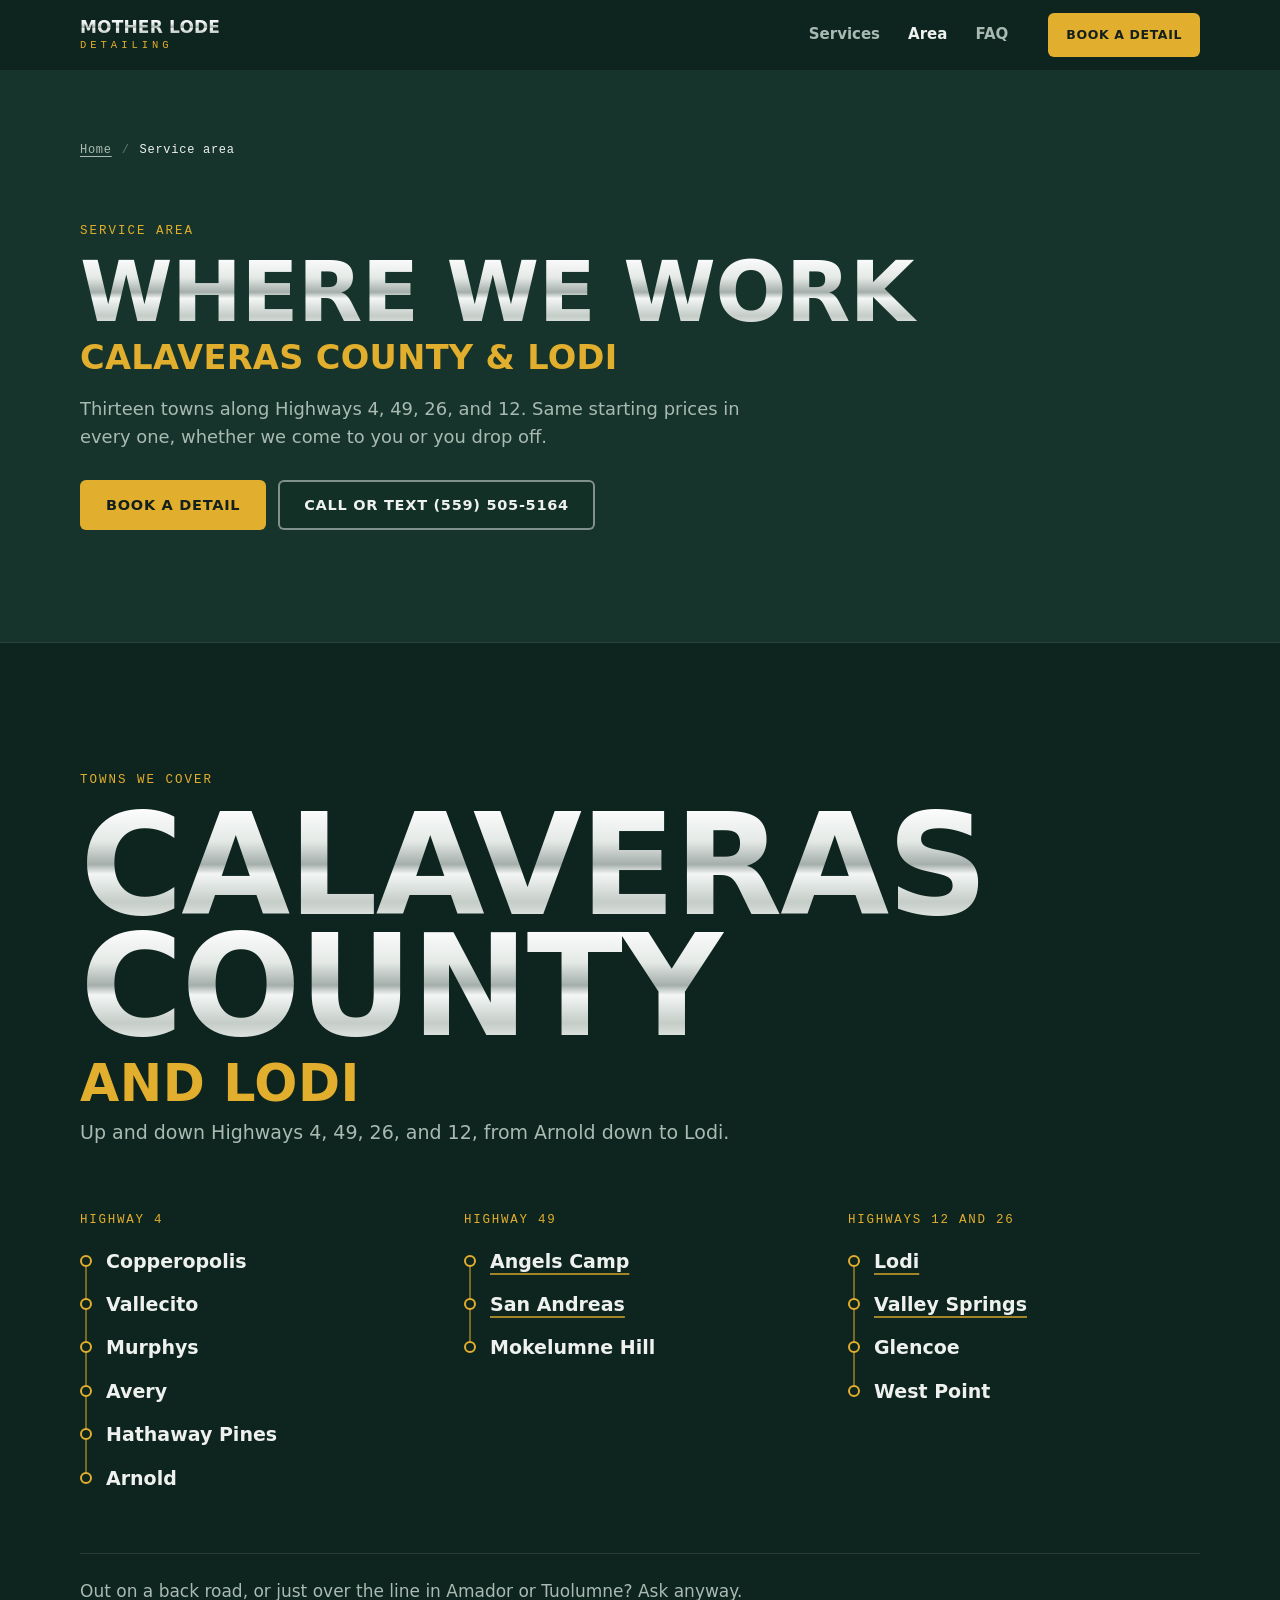
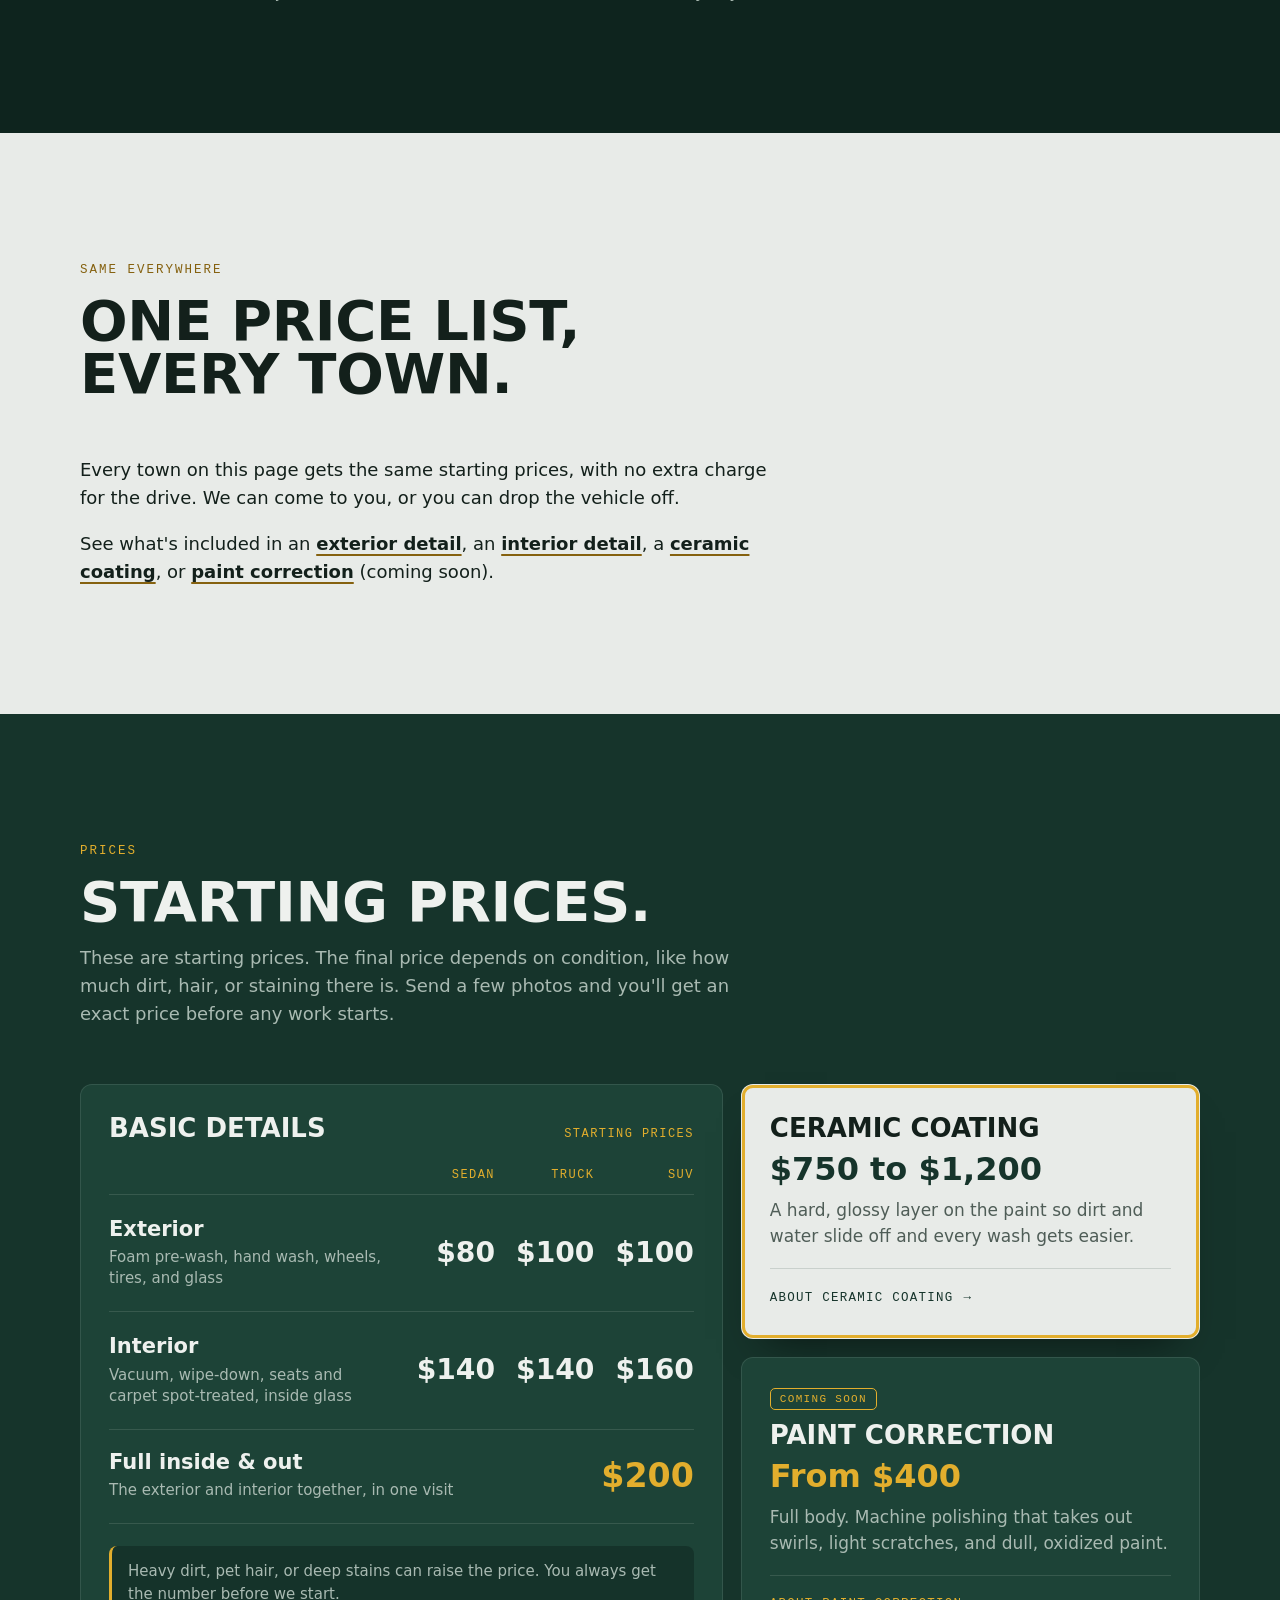
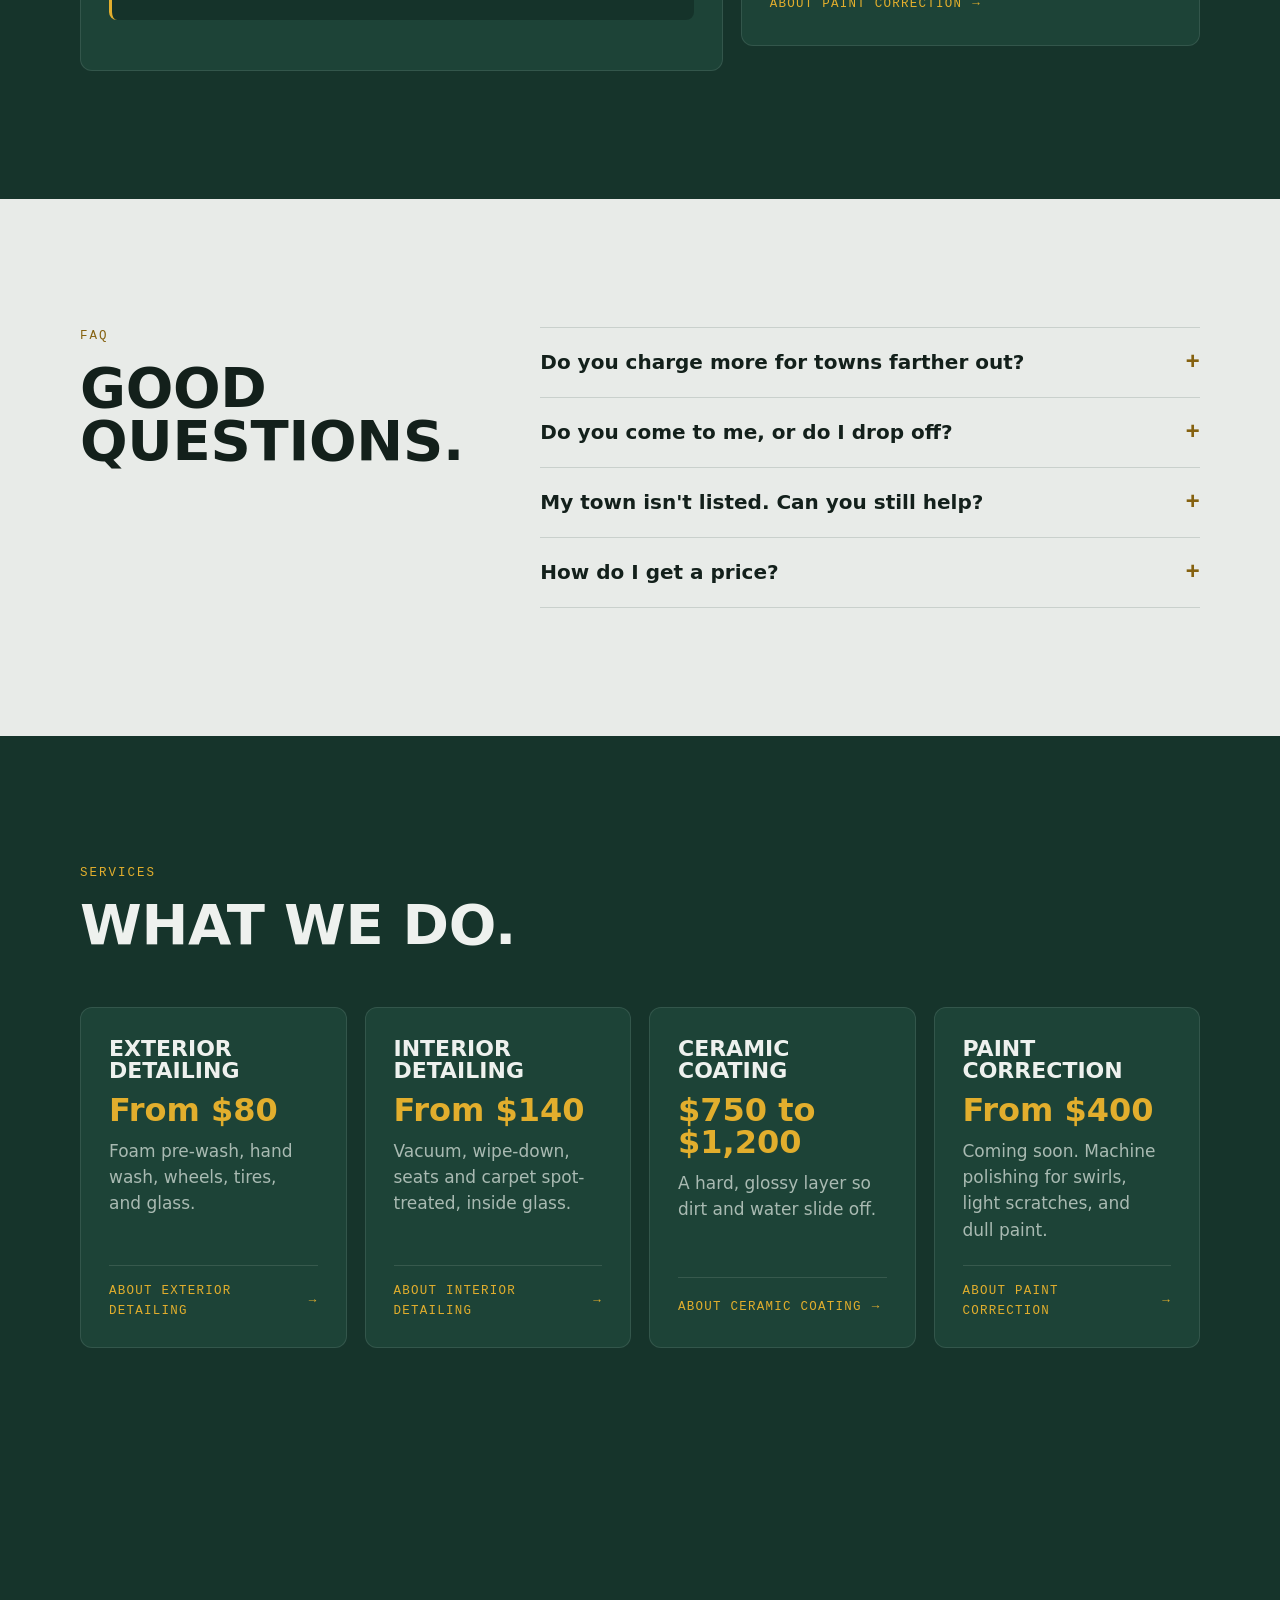
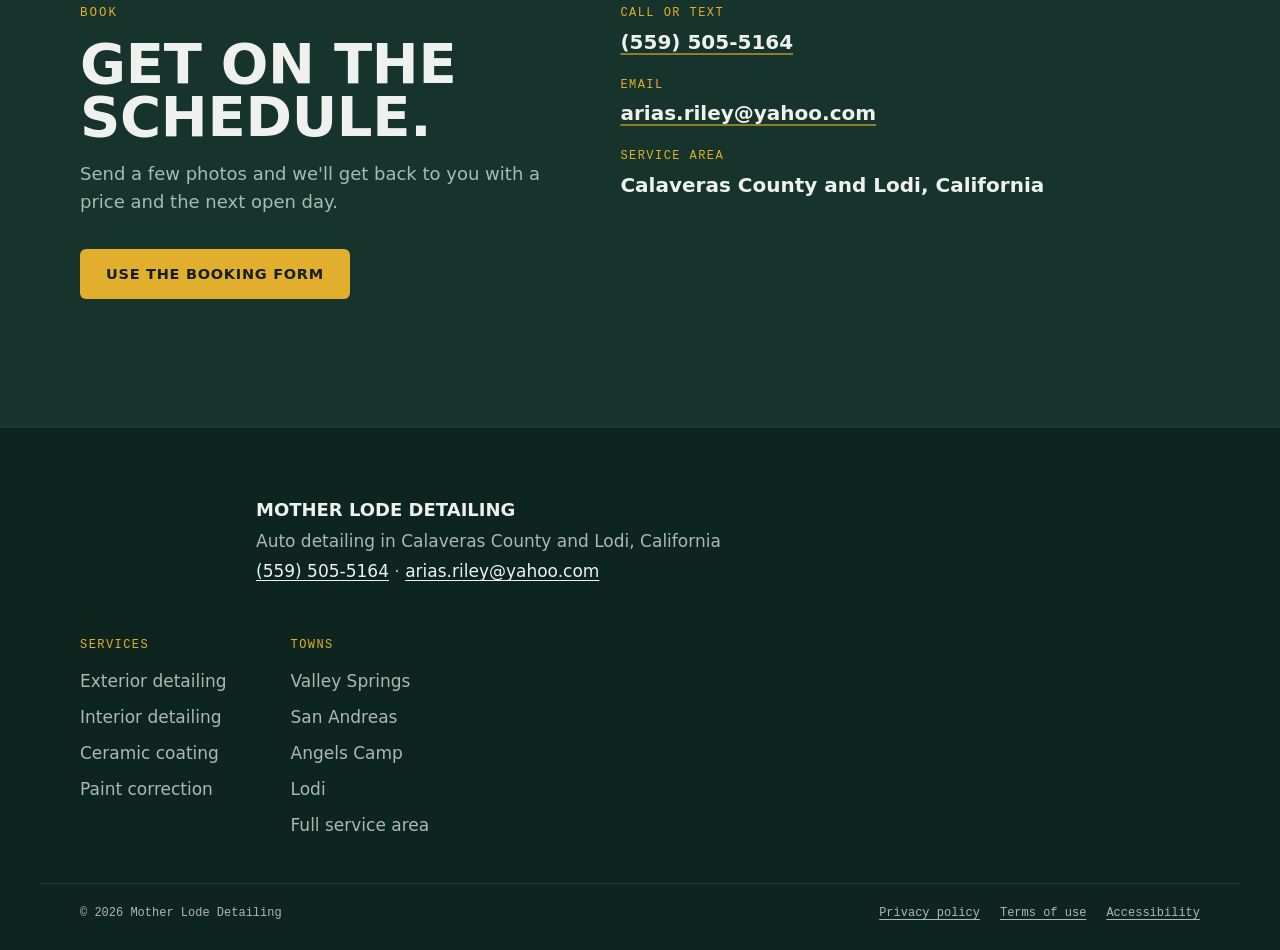
<file: service-area.html>
<!doctype html>
<html lang="en">
<head>
<meta charset="utf-8">
<meta name="viewport" content="width=device-width, initial-scale=1">
<meta http-equiv="Content-Security-Policy" content="default-src 'none'; script-src 'self'; style-src 'self' https://fonts.googleapis.com; font-src https://fonts.gstatic.com; img-src 'self' data:; base-uri 'none'; form-action 'none'; object-src 'none'">
<meta name="referrer" content="strict-origin-when-cross-origin">
<title>Service Area: Calaveras County &amp; Lodi | Mother Lode</title>
<meta name="description" content="Mother Lode Detailing works across Calaveras County and Lodi, CA, along Highways 4, 49, 26, and 12. Mobile or drop-off, same prices in every town.">
<meta name="theme-color" content="#0E241E">
<link rel="canonical" href="https://motherlodedetailing.com/service-area.html">
<meta property="og:type" content="website">
<meta property="og:url" content="https://motherlodedetailing.com/service-area.html">
<meta property="og:title" content="Service Area: Calaveras County &amp; Lodi | Mother Lode">
<meta property="og:description" content="Mother Lode Detailing works across Calaveras County and Lodi, CA, along Highways 4, 49, 26, and 12. Mobile or drop-off, same prices in every town.">
<meta property="og:image" content="https://motherlodedetailing.com/assets/logo-1120.png">
<meta name="twitter:card" content="summary_large_image">
<script type="application/ld+json">
{
  "@context": "https://schema.org",
  "@graph": [
    {
      "@type": "Service",
      "name": "Auto detailing",
      "serviceType": "Auto detailing",
      "url": "https://motherlodedetailing.com/service-area.html",
      "provider": {
        "@type": "AutomotiveBusiness",
        "name": "Mother Lode Detailing",
        "url": "https://motherlodedetailing.com/",
        "telephone": "+1-559-505-5164"
      },
      "areaServed": [
        {
          "@type": "City",
          "name": "Copperopolis, CA"
        },
        {
          "@type": "City",
          "name": "Vallecito, CA"
        },
        {
          "@type": "City",
          "name": "Murphys, CA"
        },
        {
          "@type": "City",
          "name": "Avery, CA"
        },
        {
          "@type": "City",
          "name": "Hathaway Pines, CA"
        },
        {
          "@type": "City",
          "name": "Arnold, CA"
        },
        {
          "@type": "City",
          "name": "Angels Camp, CA"
        },
        {
          "@type": "City",
          "name": "San Andreas, CA"
        },
        {
          "@type": "City",
          "name": "Mokelumne Hill, CA"
        },
        {
          "@type": "City",
          "name": "Lodi, CA"
        },
        {
          "@type": "City",
          "name": "Valley Springs, CA"
        },
        {
          "@type": "City",
          "name": "Glencoe, CA"
        },
        {
          "@type": "City",
          "name": "West Point, CA"
        }
      ]
    },
    {
      "@type": "BreadcrumbList",
      "itemListElement": [
        {
          "@type": "ListItem",
          "position": 1,
          "name": "Home",
          "item": "https://motherlodedetailing.com/"
        },
        {
          "@type": "ListItem",
          "position": 2,
          "name": "Service area",
          "item": "https://motherlodedetailing.com/service-area.html"
        }
      ]
    },
    {
      "@type": "FAQPage",
      "mainEntity": [
        {
          "@type": "Question",
          "name": "Do you charge more for towns farther out?",
          "acceptedAnswer": {
            "@type": "Answer",
            "text": "No. Every town on this page gets the same starting prices, with no extra charge for the drive."
          }
        },
        {
          "@type": "Question",
          "name": "Do you come to me, or do I drop off?",
          "acceptedAnswer": {
            "@type": "Answer",
            "text": "We can come to you, or you can drop the vehicle off. Tell us which works better when you book, and we'll sort out the details when we confirm your day."
          }
        },
        {
          "@type": "Question",
          "name": "My town isn't listed. Can you still help?",
          "acceptedAnswer": {
            "@type": "Answer",
            "text": "Out on a back road, or just over the line in Amador or Tuolumne? Ask anyway."
          }
        },
        {
          "@type": "Question",
          "name": "How do I get a price?",
          "acceptedAnswer": {
            "@type": "Answer",
            "text": "Text or email a few photos with the year, make, and model, or use the booking form. We reply with a price and the next open days."
          }
        }
      ]
    }
  ]
}
</script>
<link rel="icon" type="image/png" href="assets/icon-64.png">
<link rel="apple-touch-icon" href="assets/icon-180.png">
<link rel="preconnect" href="https://fonts.googleapis.com">
<link rel="preconnect" href="https://fonts.gstatic.com" crossorigin>
<link rel="stylesheet" href="https://fonts.googleapis.com/css2?family=Archivo:wdth,wght@62..125,400..900&family=IBM+Plex+Mono:wght@500&display=swap">
<link rel="stylesheet" href="assets/styles.css">
</head>
<body class="sub-page">
<a class="skip" href="#main">Skip to content</a>

<header class="legal-bar page-bar">
  <div class="wrap nav-inner">
    <a class="nav-brand" href="/"><span class="nb-top">Mother Lode</span><span class="nb-sub">Detailing</span></a>
    <ul class="nav-links">
      <li><a href="/#services">Services</a></li>
      <li><a href="service-area.html" aria-current="page">Area</a></li>
      <li><a href="/#faq">FAQ</a></li>
    </ul>
    <a class="btn btn-gold btn-sm" href="/#book">Book<span class="cta-extra">&nbsp;a detail</span></a>
  </div>
</header>
<main id="main">

  <div class="page-hero">
    <div class="wrap">
      <nav class="crumbs" aria-label="Breadcrumb"><ol><li><a href="/">Home</a></li><li aria-current="page">Service area</li></ol></nav>
      <p class="eyebrow">Service area</p>
      <h1><span>Where we work</span> <span class="h1-sub">Calaveras County &amp; Lodi</span></h1>
      <p class="lede">Thirteen towns along Highways 4, 49, 26, and 12. Same starting prices in every one, whether we come to you or you drop off.</p>
      <div class="actions">
        <a class="btn btn-gold" href="/#book">Book a detail</a>
        <a class="btn btn-ghost" href="tel:+15595055164">Call or text (559) 505-5164</a>
      </div>
    </div>
  </div>

  <section class="section area">
    <div class="wrap">
      <p class="eyebrow">Towns we cover</p>
      <h2 class="county"><span>Calaveras</span> <span>County</span> <em>and Lodi</em></h2>
      <p class="area-sub">Up and down Highways 4, 49, 26, and 12, from Arnold down to Lodi.</p>
      <div class="routes">
        <div class="route">
          <p class="route-name">Highway 4</p>
          <ul>
            <li>Copperopolis</li>
            <li>Vallecito</li>
            <li>Murphys</li>
            <li>Avery</li>
            <li>Hathaway Pines</li>
            <li>Arnold</li>
          </ul>
        </div>
        <div class="route">
          <p class="route-name">Highway 49</p>
          <ul>
            <li><a href="angels-camp.html">Angels Camp</a></li>
            <li><a href="san-andreas.html">San Andreas</a></li>
            <li>Mokelumne Hill</li>
          </ul>
        </div>
        <div class="route">
          <p class="route-name">Highways 12 and 26</p>
          <ul>
            <li><a href="lodi.html">Lodi</a></li>
            <li><a href="valley-springs.html">Valley Springs</a></li>
            <li>Glencoe</li>
            <li>West Point</li>
          </ul>
        </div>
      </div>
      <p class="area-note">Out on a back road, or just over the line in Amador or Tuolumne? Ask anyway.</p>
    </div>
  </section>

  <section class="section silver">
    <div class="wrap">
      <div class="sec-head">
        <p class="eyebrow">Same everywhere</p>
        <h2>One price list, every town.</h2>
      </div>
      <div class="prose">
        <p>Every town on this page gets the same starting prices, with no extra charge for the drive. We can come to you, or you can drop the vehicle off.</p>
        <p>See what's included in an <a href="exterior-detailing.html">exterior detail</a>, an <a href="interior-detailing.html">interior detail</a>, a <a href="ceramic-coating.html">ceramic coating</a>, or <a href="paint-correction.html">paint correction</a> (coming soon).</p>
      </div>
    </div>
  </section>

  <section class="section pine">
    <div class="wrap">
      <div class="sec-head">
        <p class="eyebrow">Prices</p>
        <h2>Starting prices.</h2>
        <p>These are starting prices. The final price depends on condition, like how much dirt, hair, or staining there is. Send a few photos and you'll get an exact price before any work starts.</p>
      </div>
      <div class="price-solo with-side">
        <div class="price-card">
          <div class="price-head">
            <h3>Basic details</h3>
            <span>Starting prices</span>
          </div>
          <table class="prices" role="table" aria-label="Starting prices for basic details by vehicle type">
            <thead role="rowgroup">
              <tr role="row">
                <th role="columnheader" scope="col"><span class="sr-only">Service</span></th>
                <th role="columnheader" scope="col">Sedan</th>
                <th role="columnheader" scope="col">Truck</th>
                <th role="columnheader" scope="col">SUV</th>
              </tr>
            </thead>
            <tbody role="rowgroup">
              <tr role="row">
                <th role="rowheader" scope="row">Exterior<span>Foam pre-wash, hand wash, wheels, tires, and glass</span></th>
                <td role="cell" data-label="Sedan">$80</td>
                <td role="cell" data-label="Truck">$100</td>
                <td role="cell" data-label="SUV">$100</td>
              </tr>
              <tr role="row">
                <th role="rowheader" scope="row">Interior<span>Vacuum, wipe-down, seats and carpet spot-treated, inside glass</span></th>
                <td role="cell" data-label="Sedan">$140</td>
                <td role="cell" data-label="Truck">$140</td>
                <td role="cell" data-label="SUV">$160</td>
              </tr>
            </tbody>
          </table>
          <div class="combo">
            <p class="combo-name">Full inside &amp; out<span>The exterior and interior together, in one visit</span></p>
            <p class="combo-price">$200</p>
          </div>
          <p class="price-note">Heavy dirt, pet hair, or deep stains can raise the price. You always get the number before we start.</p>
        </div>
        <div class="price-side">
          <article class="card featured">
            <h3>Ceramic coating</h3>
            <p class="price">$750 to $1,200</p>
            <p class="for">A hard, glossy layer on the paint so dirt and water slide off and every wash gets easier.</p>
            <a class="card-cta" href="ceramic-coating.html">About ceramic coating</a>
          </article>
          <article class="card">
            <p class="soon">Coming soon</p>
            <h3>Paint correction</h3>
            <p class="price">From $400</p>
            <p class="for">Full body. Machine polishing that takes out swirls, light scratches, and dull, oxidized paint.</p>
            <a class="card-cta" href="paint-correction.html">About paint correction</a>
          </article>
        </div>
      </div>
    </div>
  </section>

  <section class="section silver" id="faq">
    <div class="wrap faq-wrap">
      <div class="sec-head">
        <p class="eyebrow">FAQ</p>
        <h2>Good questions.</h2>
      </div>
      <div class="faq-list">
        <details>
          <summary>Do you charge more for towns farther out?</summary>
          <p>No. Every town on this page gets the same starting prices, with no extra charge for the drive.</p>
        </details>
        <details>
          <summary>Do you come to me, or do I drop off?</summary>
          <p>We can come to you, or you can drop the vehicle off. Tell us which works better when you book, and we'll sort out the details when we confirm your day.</p>
        </details>
        <details>
          <summary>My town isn't listed. Can you still help?</summary>
          <p>Out on a back road, or just over the line in Amador or Tuolumne? Ask anyway.</p>
        </details>
        <details>
          <summary>How do I get a price?</summary>
          <p>Text or email a few photos with the year, make, and model, or use the booking form. We reply with a price and the next open days.</p>
        </details>
      </div>
    </div>
  </section>

  <section class="section pine">
    <div class="wrap">
      <div class="sec-head">
        <p class="eyebrow">Services</p>
        <h2>What we do.</h2>
      </div>
      <div class="link-grid">
        <article class="card">
          <h3>Exterior detailing</h3>
          <p class="price">From $80</p>
          <p class="for">Foam pre-wash, hand wash, wheels, tires, and glass.</p>
          <a class="card-cta" href="exterior-detailing.html">About exterior detailing</a>
        </article>
        <article class="card">
          <h3>Interior detailing</h3>
          <p class="price">From $140</p>
          <p class="for">Vacuum, wipe-down, seats and carpet spot-treated, inside glass.</p>
          <a class="card-cta" href="interior-detailing.html">About interior detailing</a>
        </article>
        <article class="card">
          <h3>Ceramic coating</h3>
          <p class="price">$750 to $1,200</p>
          <p class="for">A hard, glossy layer so dirt and water slide off.</p>
          <a class="card-cta" href="ceramic-coating.html">About ceramic coating</a>
        </article>
        <article class="card">
          <h3>Paint correction</h3>
          <p class="price">From $400</p>
          <p class="for">Coming soon. Machine polishing for swirls, light scratches, and dull paint.</p>
          <a class="card-cta" href="paint-correction.html">About paint correction</a>
        </article>
      </div>
    </div>
  </section>

  <section class="section pine book">
    <div class="wrap book-grid">
      <div class="book-copy">
        <p class="eyebrow">Book</p>
        <h2>Get on the schedule.</h2>
        <p>Send a few photos and we'll get back to you with a price and the next open day.</p>
        <a class="btn btn-gold" href="/#book">Use the booking form</a>
      </div>
      <dl class="contact">
        <div><dt>Call or text</dt><dd><a href="tel:+15595055164">(559) 505-5164</a></dd></div>
        <div><dt>Email</dt><dd><a href="mailto:arias.riley@yahoo.com">arias.riley@yahoo.com</a></dd></div>
        <div><dt>Service area</dt><dd>Calaveras County and Lodi, California</dd></div>
      </dl>
    </div>
  </section>

</main>

<footer class="footer">
  <div class="wrap footer-grid">
    <img class="footer-logo" src="assets/logo-320.png" width="320" height="265" loading="lazy" alt="Mother Lode Detailing">
    <div class="footer-info">
      <p class="footer-name">Mother Lode Detailing</p>
      <p>Auto detailing in Calaveras County and Lodi, California</p>
      <p><a href="tel:+15595055164">(559) 505-5164</a> · <a href="mailto:arias.riley@yahoo.com">arias.riley@yahoo.com</a></p>
    </div>
  </div>
  <nav class="wrap footer-nav" aria-label="Services and towns">
    <div><p>Services</p><ul><li><a href="exterior-detailing.html">Exterior detailing</a></li><li><a href="interior-detailing.html">Interior detailing</a></li><li><a href="ceramic-coating.html">Ceramic coating</a></li><li><a href="paint-correction.html">Paint correction</a></li></ul></div>
    <div><p>Towns</p><ul><li><a href="valley-springs.html">Valley Springs</a></li><li><a href="san-andreas.html">San Andreas</a></li><li><a href="angels-camp.html">Angels Camp</a></li><li><a href="lodi.html">Lodi</a></li><li><a href="service-area.html">Full service area</a></li></ul></div>
  </nav>
  <div class="wrap footer-fine">
    <p>© 2026 Mother Lode Detailing</p>
    <ul class="legal-links">
      <li><a href="privacy.html">Privacy policy</a></li>
      <li><a href="terms.html">Terms of use</a></li>
      <li><a href="accessibility.html">Accessibility</a></li>
    </ul>
  </div>
</footer>
</body>
</html>
</file>
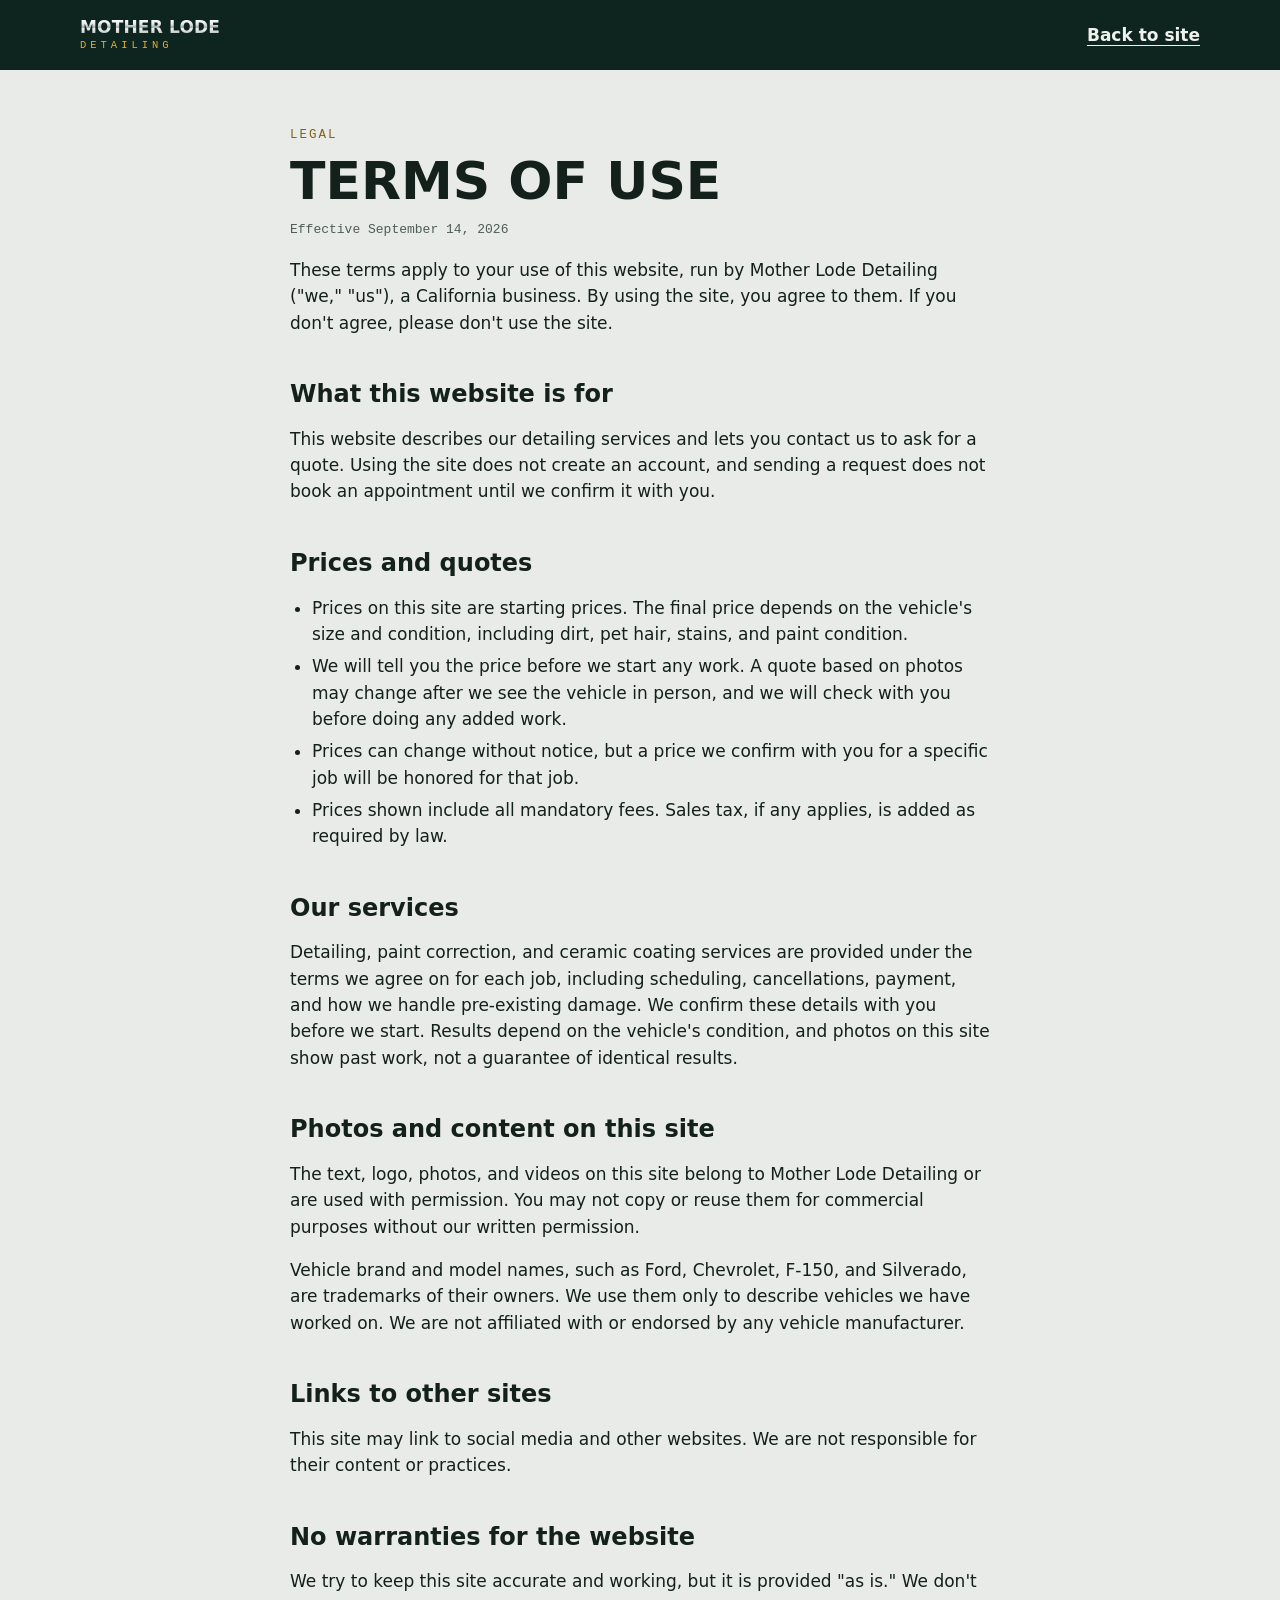
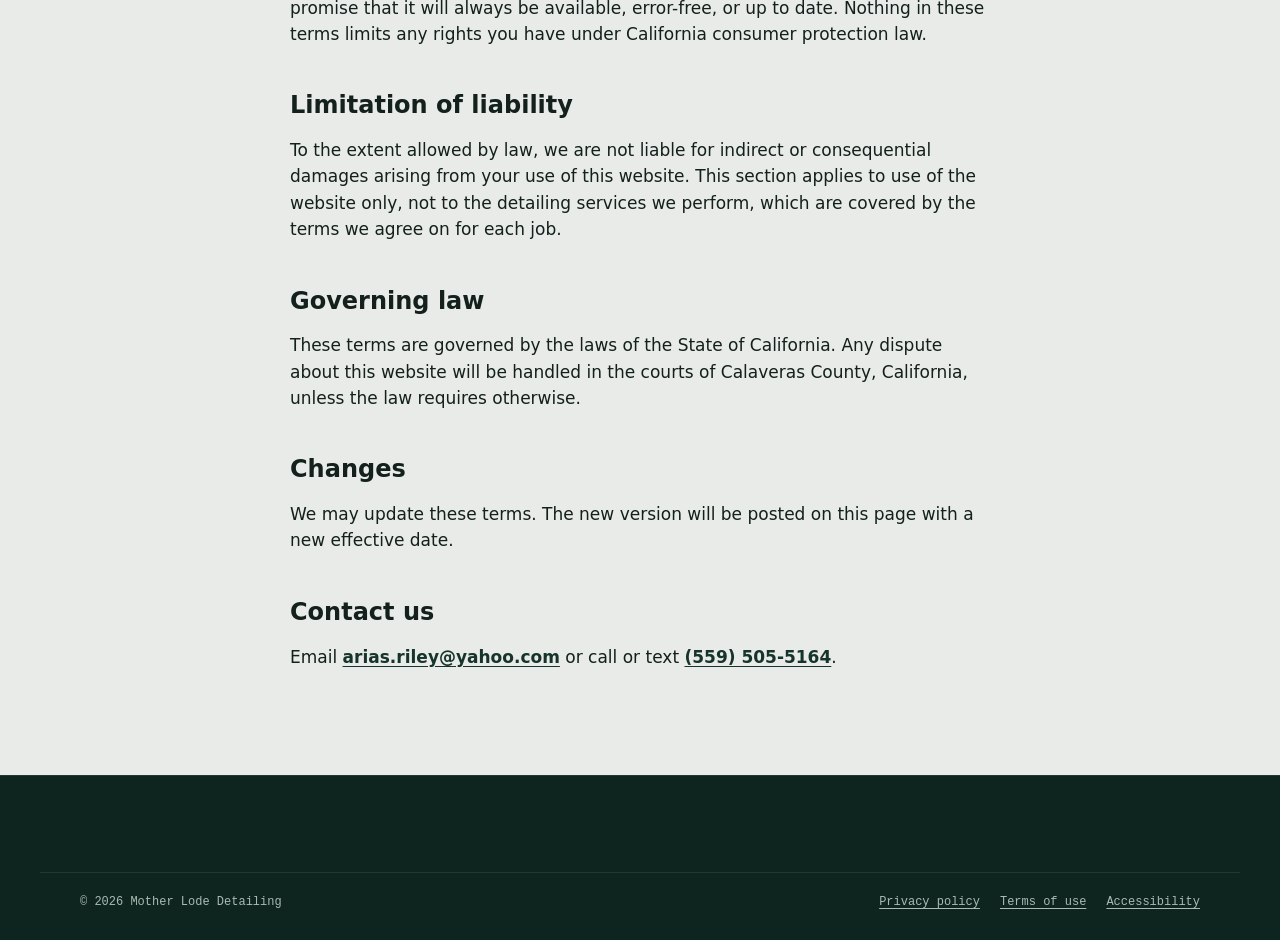
<file: terms.html>
<!doctype html>
<html lang="en">
<head>
<meta charset="utf-8">
<meta name="viewport" content="width=device-width, initial-scale=1">
<meta http-equiv="Content-Security-Policy" content="default-src 'none'; script-src 'self'; style-src 'self' https://fonts.googleapis.com; font-src https://fonts.gstatic.com; img-src 'self' data:; base-uri 'none'; form-action 'none'; object-src 'none'">
<meta name="referrer" content="strict-origin-when-cross-origin">
<title>Terms of Use | Mother Lode Detailing</title>
<meta name="description" content="The terms for using the Mother Lode Detailing website: what the site is for, how quote requests work, and when an appointment is confirmed.">
<link rel="canonical" href="https://motherlodedetailing.com/terms.html">
<meta property="og:type" content="website">
<meta property="og:url" content="https://motherlodedetailing.com/terms.html">
<meta property="og:title" content="Terms of Use | Mother Lode Detailing">
<meta property="og:description" content="The terms for using the Mother Lode Detailing website: what the site is for, how quote requests work, and when an appointment is confirmed.">
<meta property="og:image" content="https://motherlodedetailing.com/assets/logo-1120.png">
<meta name="twitter:card" content="summary_large_image">
<link rel="icon" type="image/png" href="assets/icon-64.png">
<link rel="stylesheet" href="https://fonts.googleapis.com/css2?family=Archivo:wdth,wght@62..125,400..900&family=IBM+Plex+Mono:wght@500&display=swap">
<link rel="stylesheet" href="assets/styles.css">
</head>
<body class="legal-page">
<a class="skip" href="#main">Skip to content</a>
<header class="legal-bar">
  <div class="wrap nav-inner">
    <a class="nav-brand" href="/"><span class="nb-top">Mother Lode</span><span class="nb-sub">Detailing</span></a>
    <a class="back" href="/">Back to site</a>
  </div>
</header>

<main id="main" class="wrap legal silver">
  <p class="eyebrow">Legal</p>
  <h1>Terms of use</h1>
  <p class="updated">Effective September 14, 2026</p>

  <p>These terms apply to your use of this website, run by Mother Lode Detailing ("we," "us"), a California business. By using the site, you agree to them. If you don't agree, please don't use the site.</p>

  <h2>What this website is for</h2>
  <p>This website describes our detailing services and lets you contact us to ask for a quote. Using the site does not create an account, and sending a request does not book an appointment until we confirm it with you.</p>

  <h2>Prices and quotes</h2>
  <ul>
    <li>Prices on this site are starting prices. The final price depends on the vehicle's size and condition, including dirt, pet hair, stains, and paint condition.</li>
    <li>We will tell you the price before we start any work. A quote based on photos may change after we see the vehicle in person, and we will check with you before doing any added work.</li>
    <li>Prices can change without notice, but a price we confirm with you for a specific job will be honored for that job.</li>
    <li>Prices shown include all mandatory fees. Sales tax, if any applies, is added as required by law.</li>
  </ul>

  <h2>Our services</h2>
  <p>Detailing, paint correction, and ceramic coating services are provided under the terms we agree on for each job, including scheduling, cancellations, payment, and how we handle pre-existing damage. We confirm these details with you before we start. Results depend on the vehicle's condition, and photos on this site show past work, not a guarantee of identical results.</p>

  <h2>Photos and content on this site</h2>
  <p>The text, logo, photos, and videos on this site belong to Mother Lode Detailing or are used with permission. You may not copy or reuse them for commercial purposes without our written permission.</p>
  <p>Vehicle brand and model names, such as Ford, Chevrolet, F-150, and Silverado, are trademarks of their owners. We use them only to describe vehicles we have worked on. We are not affiliated with or endorsed by any vehicle manufacturer.</p>

  <h2>Links to other sites</h2>
  <p>This site may link to social media and other websites. We are not responsible for their content or practices.</p>

  <h2>No warranties for the website</h2>
  <p>We try to keep this site accurate and working, but it is provided "as is." We don't promise that it will always be available, error-free, or up to date. Nothing in these terms limits any rights you have under California consumer protection law.</p>

  <h2>Limitation of liability</h2>
  <p>To the extent allowed by law, we are not liable for indirect or consequential damages arising from your use of this website. This section applies to use of the website only, not to the detailing services we perform, which are covered by the terms we agree on for each job.</p>

  <h2>Governing law</h2>
  <p>These terms are governed by the laws of the State of California. Any dispute about this website will be handled in the courts of Calaveras County, California, unless the law requires otherwise.</p>

  <h2>Changes</h2>
  <p>We may update these terms. The new version will be posted on this page with a new effective date.</p>

  <h2>Contact us</h2>
  <p>Email <a href="mailto:arias.riley@yahoo.com">arias.riley@yahoo.com</a> or call or text <a href="tel:+15595055164">(559) 505-5164</a>.</p>
</main>

<footer class="footer">
  <div class="wrap footer-fine">
    <p>© 2026 Mother Lode Detailing</p>
    <ul class="legal-links">
      <li><a href="privacy.html">Privacy policy</a></li>
      <li><a href="terms.html" aria-current="page">Terms of use</a></li>
      <li><a href="accessibility.html">Accessibility</a></li>
    </ul>
  </div>
</footer>
</body>
</html>
</file>
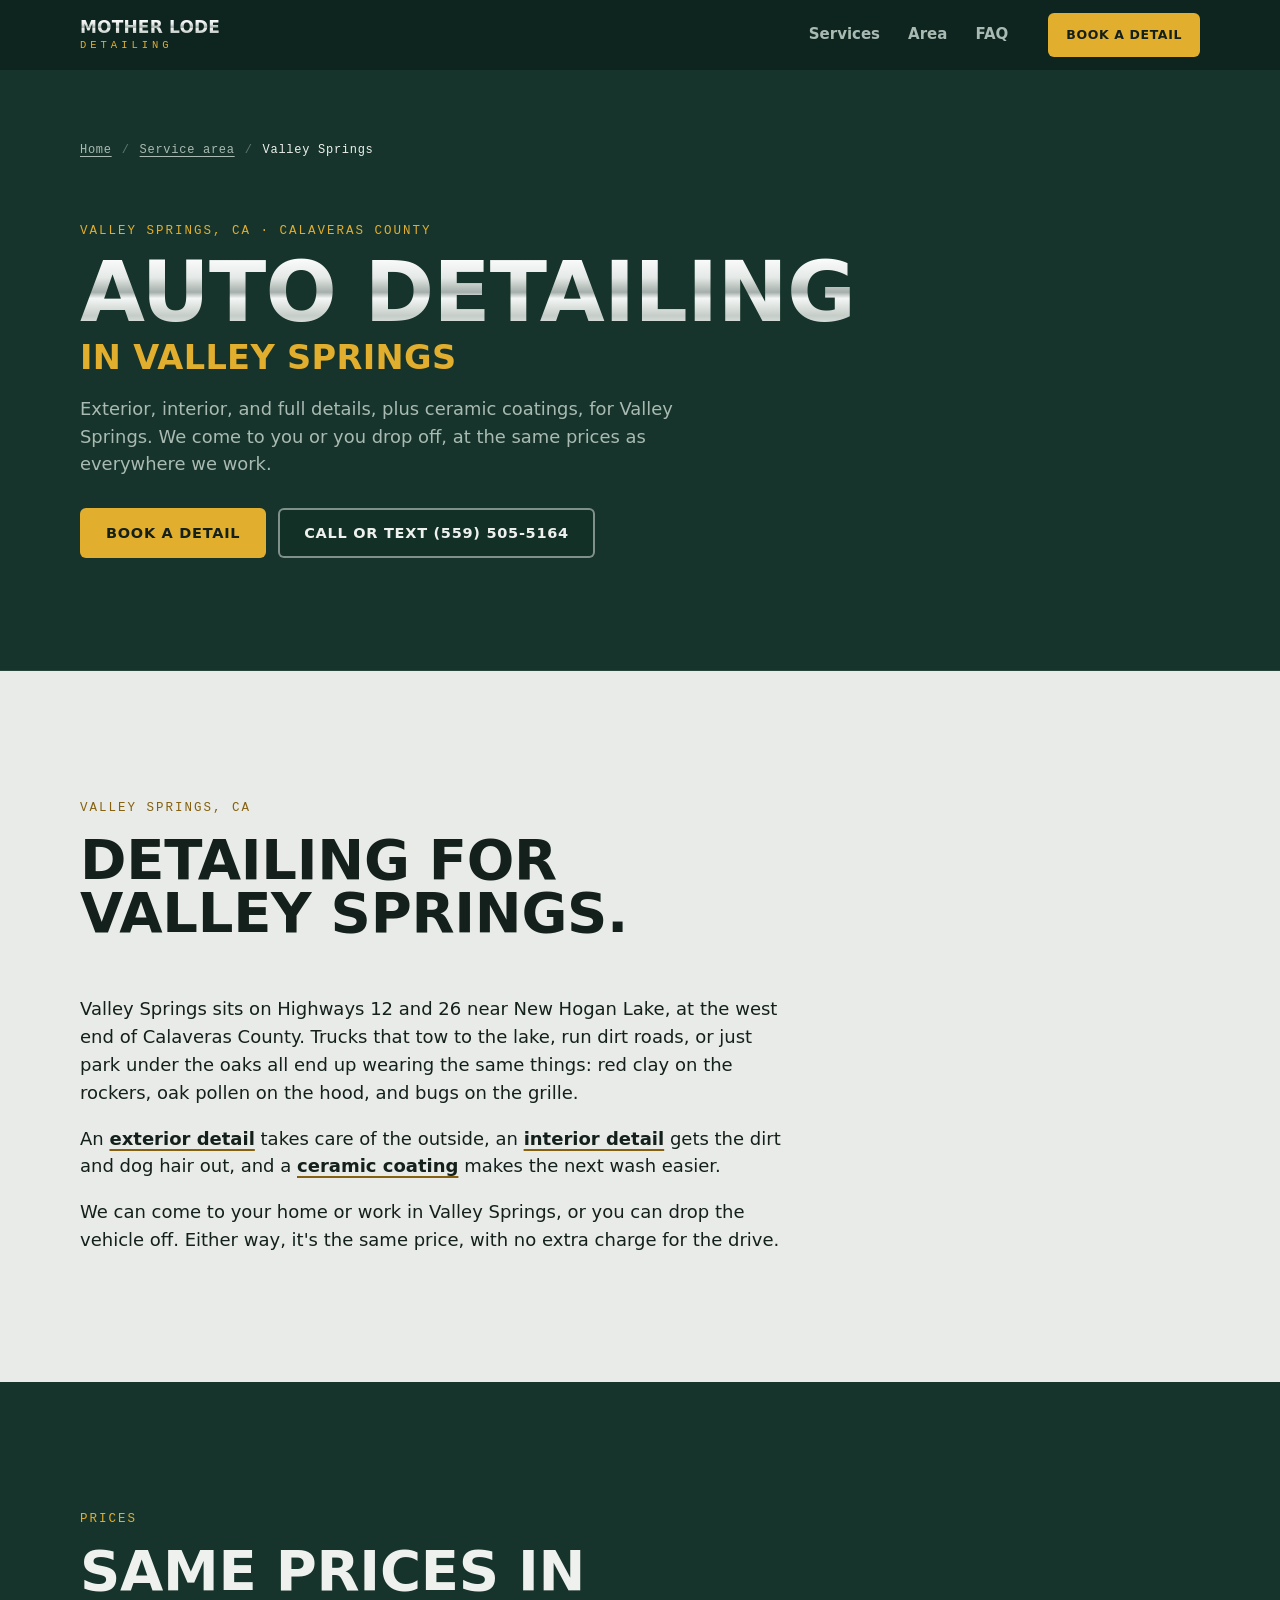
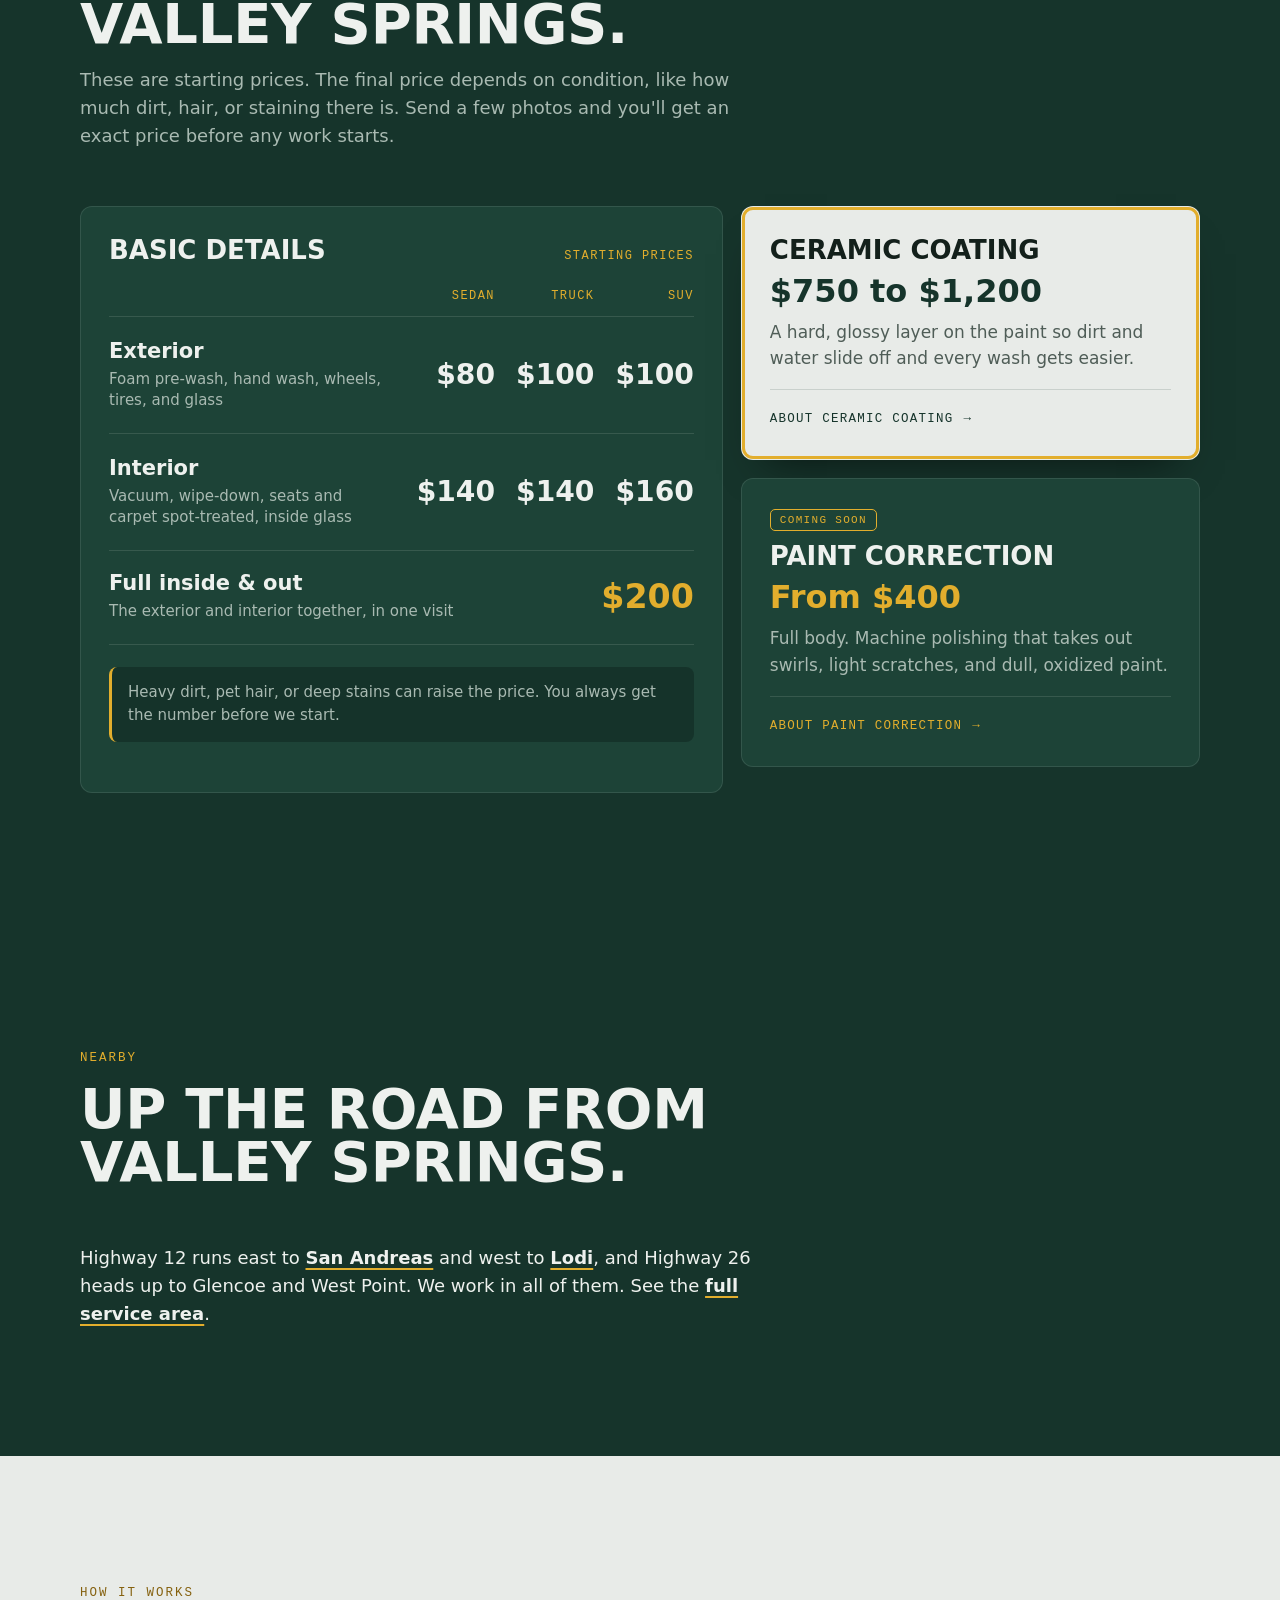
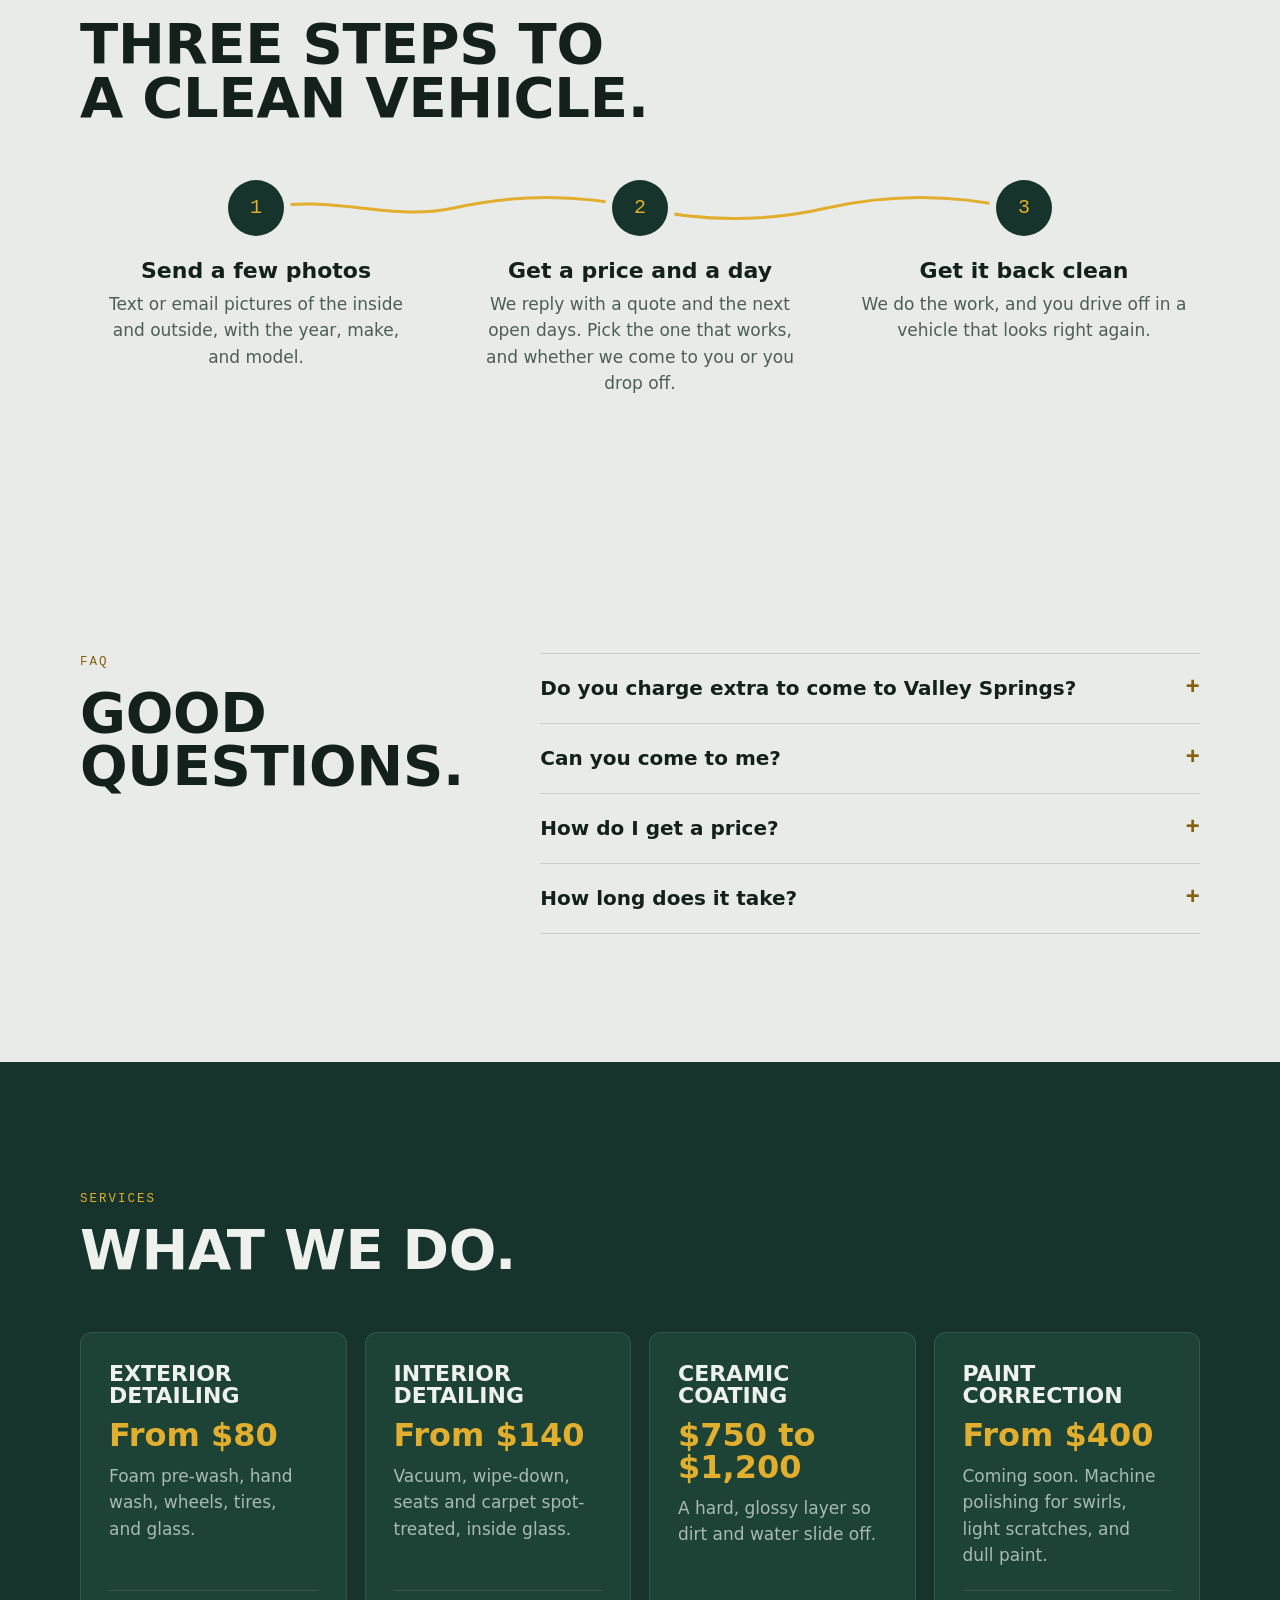
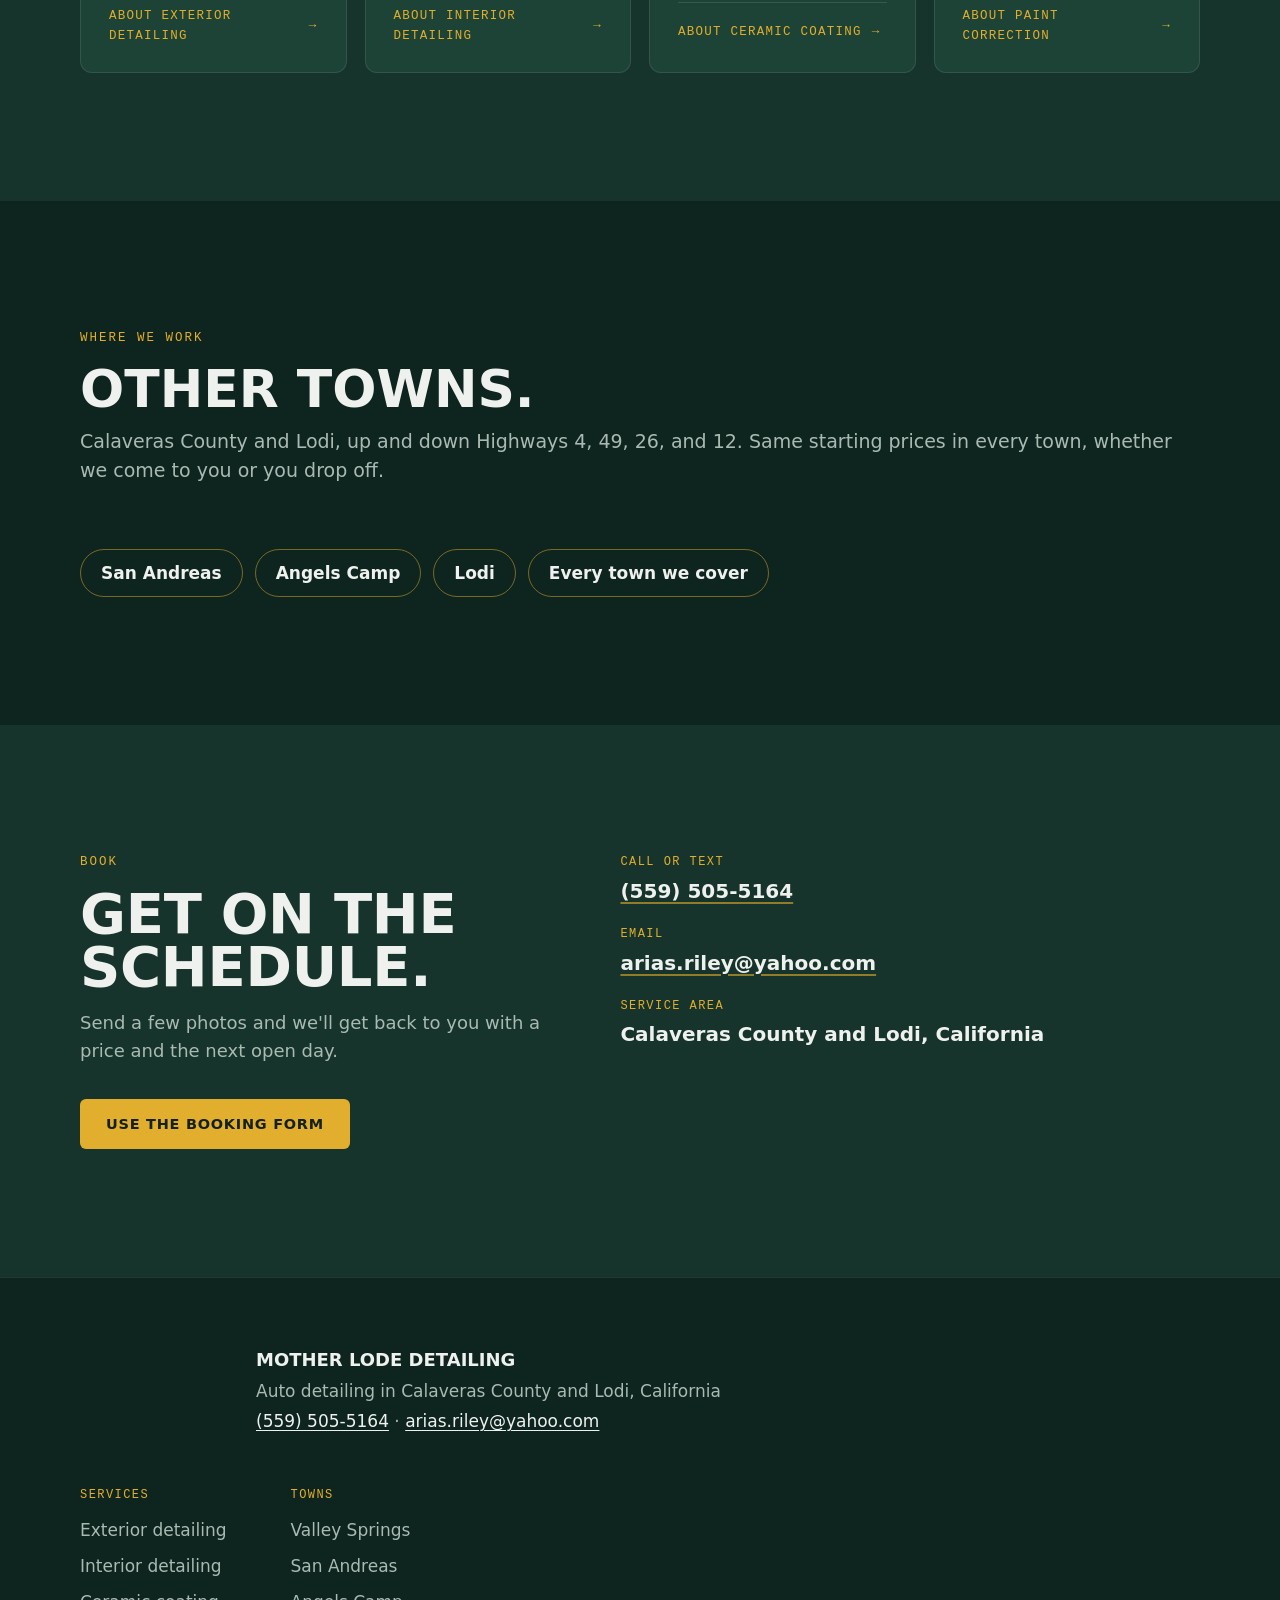
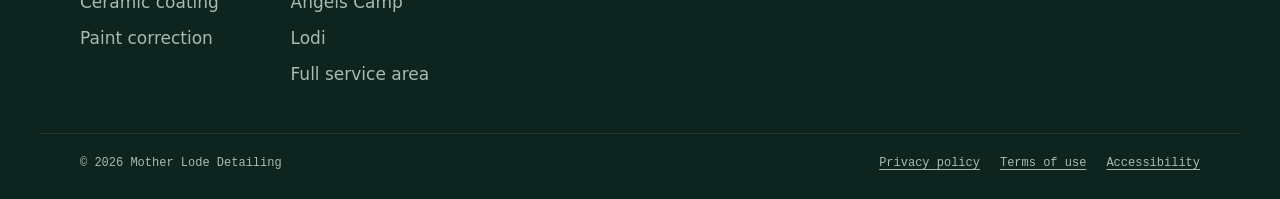
<file: valley-springs.html>
<!doctype html>
<html lang="en">
<head>
<meta charset="utf-8">
<meta name="viewport" content="width=device-width, initial-scale=1">
<meta http-equiv="Content-Security-Policy" content="default-src 'none'; script-src 'self'; style-src 'self' https://fonts.googleapis.com; font-src https://fonts.gstatic.com; img-src 'self' data:; base-uri 'none'; form-action 'none'; object-src 'none'">
<meta name="referrer" content="strict-origin-when-cross-origin">
<title>Auto Detailing in Valley Springs, CA | Mother Lode Detailing</title>
<meta name="description" content="Auto detailing in Valley Springs, CA: exterior from $80, interior from $140, ceramic coatings. We come to you or you drop off. No extra travel fee.">
<meta name="theme-color" content="#0E241E">
<link rel="canonical" href="https://motherlodedetailing.com/valley-springs.html">
<meta property="og:type" content="website">
<meta property="og:url" content="https://motherlodedetailing.com/valley-springs.html">
<meta property="og:title" content="Auto Detailing in Valley Springs, CA | Mother Lode Detailing">
<meta property="og:description" content="Auto detailing in Valley Springs, CA: exterior from $80, interior from $140, ceramic coatings. We come to you or you drop off. No extra travel fee.">
<meta property="og:image" content="https://motherlodedetailing.com/assets/logo-1120.png">
<meta name="twitter:card" content="summary_large_image">
<script type="application/ld+json">
{
  "@context": "https://schema.org",
  "@graph": [
    {
      "@type": "Service",
      "name": "Auto detailing in Valley Springs, CA",
      "serviceType": "Auto detailing",
      "description": "Auto detailing in Valley Springs, CA: exterior from $80, interior from $140, ceramic coatings. We come to you or you drop off. No extra travel fee.",
      "url": "https://motherlodedetailing.com/valley-springs.html",
      "provider": {
        "@type": "AutomotiveBusiness",
        "name": "Mother Lode Detailing",
        "url": "https://motherlodedetailing.com/",
        "telephone": "+1-559-505-5164"
      },
      "areaServed": {
        "@type": "City",
        "name": "Valley Springs, CA"
      }
    },
    {
      "@type": "BreadcrumbList",
      "itemListElement": [
        {
          "@type": "ListItem",
          "position": 1,
          "name": "Home",
          "item": "https://motherlodedetailing.com/"
        },
        {
          "@type": "ListItem",
          "position": 2,
          "name": "Service area",
          "item": "https://motherlodedetailing.com/service-area.html"
        },
        {
          "@type": "ListItem",
          "position": 3,
          "name": "Valley Springs",
          "item": "https://motherlodedetailing.com/valley-springs.html"
        }
      ]
    },
    {
      "@type": "FAQPage",
      "mainEntity": [
        {
          "@type": "Question",
          "name": "Do you charge extra to come to Valley Springs?",
          "acceptedAnswer": {
            "@type": "Answer",
            "text": "No. Valley Springs gets the same starting prices as everywhere else we work, with no extra charge for the drive."
          }
        },
        {
          "@type": "Question",
          "name": "Can you come to me?",
          "acceptedAnswer": {
            "@type": "Answer",
            "text": "Yes. We can come to your home or work in Valley Springs, or you can drop the vehicle off. Tell us which you prefer when you book."
          }
        },
        {
          "@type": "Question",
          "name": "How do I get a price?",
          "acceptedAnswer": {
            "@type": "Answer",
            "text": "Text or email a few photos with the year, make, and model, or use the booking form. We reply with a price and the next open days."
          }
        },
        {
          "@type": "Question",
          "name": "How long does it take?",
          "acceptedAnswer": {
            "@type": "Answer",
            "text": "That depends on the vehicle and the service. We'll give you a time estimate when we confirm your day."
          }
        }
      ]
    }
  ]
}
</script>
<link rel="icon" type="image/png" href="assets/icon-64.png">
<link rel="apple-touch-icon" href="assets/icon-180.png">
<link rel="preconnect" href="https://fonts.googleapis.com">
<link rel="preconnect" href="https://fonts.gstatic.com" crossorigin>
<link rel="stylesheet" href="https://fonts.googleapis.com/css2?family=Archivo:wdth,wght@62..125,400..900&family=IBM+Plex+Mono:wght@500&display=swap">
<link rel="stylesheet" href="assets/styles.css">
</head>
<body class="sub-page">
<a class="skip" href="#main">Skip to content</a>

<header class="legal-bar page-bar">
  <div class="wrap nav-inner">
    <a class="nav-brand" href="/"><span class="nb-top">Mother Lode</span><span class="nb-sub">Detailing</span></a>
    <ul class="nav-links">
      <li><a href="/#services">Services</a></li>
      <li><a href="service-area.html">Area</a></li>
      <li><a href="/#faq">FAQ</a></li>
    </ul>
    <a class="btn btn-gold btn-sm" href="/#book">Book<span class="cta-extra">&nbsp;a detail</span></a>
  </div>
</header>
<main id="main">

  <div class="page-hero">
    <div class="wrap">
      <nav class="crumbs" aria-label="Breadcrumb"><ol><li><a href="/">Home</a></li><li><a href="service-area.html">Service area</a></li><li aria-current="page">Valley Springs</li></ol></nav>
      <p class="eyebrow">Valley Springs, CA · Calaveras County</p>
      <h1><span>Auto detailing</span> <span class="h1-sub">in Valley Springs</span></h1>
      <p class="lede">Exterior, interior, and full details, plus ceramic coatings, for Valley Springs. We come to you or you drop off, at the same prices as everywhere we work.</p>
      <div class="actions">
        <a class="btn btn-gold" href="/#book">Book a detail</a>
        <a class="btn btn-ghost" href="tel:+15595055164">Call or text (559) 505-5164</a>
      </div>
    </div>
  </div>

  <section class="section silver">
    <div class="wrap">
      <div class="sec-head">
        <p class="eyebrow">Valley Springs, CA</p>
        <h2>Detailing for Valley Springs.</h2>
      </div>
      <div class="prose">
        <p>Valley Springs sits on Highways 12 and 26 near New Hogan Lake, at the west end of Calaveras County. Trucks that tow to the lake, run dirt roads, or just park under the oaks all end up wearing the same things: red clay on the rockers, oak pollen on the hood, and bugs on the grille.</p>
        <p>An <a href="exterior-detailing.html">exterior detail</a> takes care of the outside, an <a href="interior-detailing.html">interior detail</a> gets the dirt and dog hair out, and a <a href="ceramic-coating.html">ceramic coating</a> makes the next wash easier.</p>
        <p>We can come to your home or work in Valley Springs, or you can drop the vehicle off. Either way, it's the same price, with no extra charge for the drive.</p>
      </div>
    </div>
  </section>

  <section class="section pine">
    <div class="wrap">
      <div class="sec-head">
        <p class="eyebrow">Prices</p>
        <h2>Same prices in Valley Springs.</h2>
        <p>These are starting prices. The final price depends on condition, like how much dirt, hair, or staining there is. Send a few photos and you'll get an exact price before any work starts.</p>
      </div>
      <div class="price-solo with-side">
        <div class="price-card">
          <div class="price-head">
            <h3>Basic details</h3>
            <span>Starting prices</span>
          </div>
          <table class="prices" role="table" aria-label="Starting prices for basic details by vehicle type">
            <thead role="rowgroup">
              <tr role="row">
                <th role="columnheader" scope="col"><span class="sr-only">Service</span></th>
                <th role="columnheader" scope="col">Sedan</th>
                <th role="columnheader" scope="col">Truck</th>
                <th role="columnheader" scope="col">SUV</th>
              </tr>
            </thead>
            <tbody role="rowgroup">
              <tr role="row">
                <th role="rowheader" scope="row">Exterior<span>Foam pre-wash, hand wash, wheels, tires, and glass</span></th>
                <td role="cell" data-label="Sedan">$80</td>
                <td role="cell" data-label="Truck">$100</td>
                <td role="cell" data-label="SUV">$100</td>
              </tr>
              <tr role="row">
                <th role="rowheader" scope="row">Interior<span>Vacuum, wipe-down, seats and carpet spot-treated, inside glass</span></th>
                <td role="cell" data-label="Sedan">$140</td>
                <td role="cell" data-label="Truck">$140</td>
                <td role="cell" data-label="SUV">$160</td>
              </tr>
            </tbody>
          </table>
          <div class="combo">
            <p class="combo-name">Full inside &amp; out<span>The exterior and interior together, in one visit</span></p>
            <p class="combo-price">$200</p>
          </div>
          <p class="price-note">Heavy dirt, pet hair, or deep stains can raise the price. You always get the number before we start.</p>
        </div>
        <div class="price-side">
          <article class="card featured">
            <h3>Ceramic coating</h3>
            <p class="price">$750 to $1,200</p>
            <p class="for">A hard, glossy layer on the paint so dirt and water slide off and every wash gets easier.</p>
            <a class="card-cta" href="ceramic-coating.html">About ceramic coating</a>
          </article>
          <article class="card">
            <p class="soon">Coming soon</p>
            <h3>Paint correction</h3>
            <p class="price">From $400</p>
            <p class="for">Full body. Machine polishing that takes out swirls, light scratches, and dull, oxidized paint.</p>
            <a class="card-cta" href="paint-correction.html">About paint correction</a>
          </article>
        </div>
      </div>
    </div>
  </section>

  <section class="section pine">
    <div class="wrap">
      <div class="sec-head">
        <p class="eyebrow">Nearby</p>
        <h2>Up the road from Valley Springs.</h2>
      </div>
      <div class="prose">
        <p>Highway 12 runs east to <a href="san-andreas.html">San Andreas</a> and west to <a href="lodi.html">Lodi</a>, and Highway 26 heads up to Glencoe and West Point. We work in all of them. See the <a href="service-area.html">full service area</a>.</p>
      </div>
    </div>
  </section>

  <section class="section silver">
    <div class="wrap">
      <div class="sec-head">
        <p class="eyebrow">How it works</p>
        <h2>Three steps to a clean vehicle.</h2>
      </div>
      <div class="track">
        <svg class="vein" viewBox="0 0 960 40" preserveAspectRatio="none" aria-hidden="true">
          <path pathLength="1" d="M0 20 C 80 6, 160 34, 240 20 S 400 6, 480 20 S 640 34, 720 20 S 880 6, 960 20"/>
        </svg>
        <ol class="steps">
          <li class="step">
            <span class="step-n" aria-hidden="true">1</span>
            <h3>Send a few photos</h3>
            <p>Text or email pictures of the inside and outside, with the year, make, and model.</p>
          </li>
          <li class="step">
            <span class="step-n" aria-hidden="true">2</span>
            <h3>Get a price and a day</h3>
            <p>We reply with a quote and the next open days. Pick the one that works, and whether we come to you or you drop off.</p>
          </li>
          <li class="step">
            <span class="step-n" aria-hidden="true">3</span>
            <h3>Get it back clean</h3>
            <p>We do the work, and you drive off in a vehicle that looks right again.</p>
          </li>
        </ol>
      </div>
    </div>
  </section>

  <section class="section silver" id="faq">
    <div class="wrap faq-wrap">
      <div class="sec-head">
        <p class="eyebrow">FAQ</p>
        <h2>Good questions.</h2>
      </div>
      <div class="faq-list">
        <details>
          <summary>Do you charge extra to come to Valley Springs?</summary>
          <p>No. Valley Springs gets the same starting prices as everywhere else we work, with no extra charge for the drive.</p>
        </details>
        <details>
          <summary>Can you come to me?</summary>
          <p>Yes. We can come to your home or work in Valley Springs, or you can drop the vehicle off. Tell us which you prefer when you book.</p>
        </details>
        <details>
          <summary>How do I get a price?</summary>
          <p>Text or email a few photos with the year, make, and model, or use the booking form. We reply with a price and the next open days.</p>
        </details>
        <details>
          <summary>How long does it take?</summary>
          <p>That depends on the vehicle and the service. We'll give you a time estimate when we confirm your day.</p>
        </details>
      </div>
    </div>
  </section>

  <section class="section pine">
    <div class="wrap">
      <div class="sec-head">
        <p class="eyebrow">Services</p>
        <h2>What we do.</h2>
      </div>
      <div class="link-grid">
        <article class="card">
          <h3>Exterior detailing</h3>
          <p class="price">From $80</p>
          <p class="for">Foam pre-wash, hand wash, wheels, tires, and glass.</p>
          <a class="card-cta" href="exterior-detailing.html">About exterior detailing</a>
        </article>
        <article class="card">
          <h3>Interior detailing</h3>
          <p class="price">From $140</p>
          <p class="for">Vacuum, wipe-down, seats and carpet spot-treated, inside glass.</p>
          <a class="card-cta" href="interior-detailing.html">About interior detailing</a>
        </article>
        <article class="card">
          <h3>Ceramic coating</h3>
          <p class="price">$750 to $1,200</p>
          <p class="for">A hard, glossy layer so dirt and water slide off.</p>
          <a class="card-cta" href="ceramic-coating.html">About ceramic coating</a>
        </article>
        <article class="card">
          <h3>Paint correction</h3>
          <p class="price">From $400</p>
          <p class="for">Coming soon. Machine polishing for swirls, light scratches, and dull paint.</p>
          <a class="card-cta" href="paint-correction.html">About paint correction</a>
        </article>
      </div>
    </div>
  </section>

  <section class="section area">
    <div class="wrap">
      <p class="eyebrow">Where we work</p>
      <h2 class="town-head">Other towns.</h2>
      <p class="area-sub">Calaveras County and Lodi, up and down Highways 4, 49, 26, and 12. Same starting prices in every town, whether we come to you or you drop off.</p>
      <ul class="town-links"><li><a href="san-andreas.html">San Andreas</a></li><li><a href="angels-camp.html">Angels Camp</a></li><li><a href="lodi.html">Lodi</a></li><li><a href="service-area.html">Every town we cover</a></li></ul>
    </div>
  </section>

  <section class="section pine book">
    <div class="wrap book-grid">
      <div class="book-copy">
        <p class="eyebrow">Book</p>
        <h2>Get on the schedule.</h2>
        <p>Send a few photos and we'll get back to you with a price and the next open day.</p>
        <a class="btn btn-gold" href="/#book">Use the booking form</a>
      </div>
      <dl class="contact">
        <div><dt>Call or text</dt><dd><a href="tel:+15595055164">(559) 505-5164</a></dd></div>
        <div><dt>Email</dt><dd><a href="mailto:arias.riley@yahoo.com">arias.riley@yahoo.com</a></dd></div>
        <div><dt>Service area</dt><dd>Calaveras County and Lodi, California</dd></div>
      </dl>
    </div>
  </section>

</main>

<footer class="footer">
  <div class="wrap footer-grid">
    <img class="footer-logo" src="assets/logo-320.png" width="320" height="265" loading="lazy" alt="Mother Lode Detailing">
    <div class="footer-info">
      <p class="footer-name">Mother Lode Detailing</p>
      <p>Auto detailing in Calaveras County and Lodi, California</p>
      <p><a href="tel:+15595055164">(559) 505-5164</a> · <a href="mailto:arias.riley@yahoo.com">arias.riley@yahoo.com</a></p>
    </div>
  </div>
  <nav class="wrap footer-nav" aria-label="Services and towns">
    <div><p>Services</p><ul><li><a href="exterior-detailing.html">Exterior detailing</a></li><li><a href="interior-detailing.html">Interior detailing</a></li><li><a href="ceramic-coating.html">Ceramic coating</a></li><li><a href="paint-correction.html">Paint correction</a></li></ul></div>
    <div><p>Towns</p><ul><li><a href="valley-springs.html">Valley Springs</a></li><li><a href="san-andreas.html">San Andreas</a></li><li><a href="angels-camp.html">Angels Camp</a></li><li><a href="lodi.html">Lodi</a></li><li><a href="service-area.html">Full service area</a></li></ul></div>
  </nav>
  <div class="wrap footer-fine">
    <p>© 2026 Mother Lode Detailing</p>
    <ul class="legal-links">
      <li><a href="privacy.html">Privacy policy</a></li>
      <li><a href="terms.html">Terms of use</a></li>
      <li><a href="accessibility.html">Accessibility</a></li>
    </ul>
  </div>
</footer>
</body>
</html>
</file>
<file: assets/styles.css>
/* Mother Lode Detailing: pine paint, chrome trim, gold vein */
:root {
  --pine: #16342B;
  --pine-deep: #0E241E;
  --pine-raised: #1D4337;
  --chrome: #E8EBE8;
  --chrome-raised: #F4F6F4;
  --steel: #C9D0CC;
  --steel-strong: #77837E;
  --ink: #13201B;
  --ink-2: #4F5D57;
  --on-pine: #EEF1EE;
  --on-pine-2: #A9BAB2;
  --gold: #E2AE2D;
  --gold-hi: #F0C04A;
  --gold-deep: #85610F;

  --display: "Archivo", "Arial Narrow", system-ui, sans-serif;
  --body: "Archivo", system-ui, -apple-system, "Segoe UI", sans-serif;
  --mono: "IBM Plex Mono", ui-monospace, "SF Mono", Menlo, monospace;

  --wrap: 1200px;
  --gutter: clamp(20px, 4vw, 40px);
  --chrome-grad: linear-gradient(180deg, #ffffff 0%, #e4e9e6 30%, #a4aeaa 49%, #f3f6f4 57%, #c5cdc9 80%, #eef1ee 100%);
}

*, *::before, *::after { box-sizing: border-box; }
html { scroll-behavior: smooth; -webkit-text-size-adjust: 100%; scroll-padding-top: 76px; }
body {
  margin: 0;
  background: var(--pine-deep);
  color: var(--on-pine);
  font-family: var(--body);
  font-size: 17px;
  line-height: 1.55;
  overflow-x: clip;
}
img, video { display: block; max-width: 100%; }
a { color: inherit; }
h1, h2, h3 { font-family: var(--display); text-wrap: balance; }
p { text-wrap: pretty; }

.wrap { width: 100%; max-width: var(--wrap); margin-inline: auto; padding-inline: var(--gutter); }
.sr-only { position: absolute; width: 1px; height: 1px; margin: -1px; overflow: hidden; clip: rect(0 0 0 0); white-space: nowrap; }
[hidden] { display: none !important; }

:focus-visible { outline: 3px solid var(--gold); outline-offset: 3px; }
.silver :focus-visible { outline-color: var(--pine); box-shadow: 0 0 0 7px rgba(226, 174, 45, .55); }

.skip {
  position: fixed; left: 12px; top: -60px; z-index: 100;
  background: var(--gold); color: var(--ink); padding: 12px 16px; border-radius: 6px;
  font-weight: 700; text-decoration: none;
}
.skip:focus { top: 12px; }

.eyebrow {
  margin: 0;
  font-family: var(--mono); font-weight: 500; font-size: 12.5px;
  letter-spacing: .16em; text-transform: uppercase; color: var(--gold);
}
.silver .eyebrow { color: var(--gold-deep); }

/* Buttons */
.btn {
  white-space: nowrap;
  display: inline-flex; align-items: center; justify-content: center;
  min-height: 50px; padding: 0 24px;
  border: 2px solid transparent; border-radius: 6px;
  font-family: var(--body); font-weight: 800; font-size: 14.5px; font-stretch: 115%;
  letter-spacing: .05em; text-transform: uppercase; text-decoration: none; line-height: 1;
  cursor: pointer;
  transition: background-color .2s, border-color .2s, color .2s;
}
.btn-gold { background: var(--gold); color: var(--ink); }
.btn-gold:hover { background: var(--gold-hi); }
.btn-ghost { border-color: rgba(238, 241, 238, .5); color: var(--on-pine); background: rgba(14, 36, 30, .25); }
.btn-ghost:hover { border-color: var(--on-pine); background: rgba(238, 241, 238, .1); }
.btn-sm { min-height: 44px; padding: 0 16px; font-size: 12.5px; }

/* Nav */
.nav {
  position: fixed; inset: 0 0 auto; z-index: 50;
  transition: background-color .3s, box-shadow .3s;
}
.nav.solid {
  background: rgba(14, 36, 30, .92);
  -webkit-backdrop-filter: blur(10px); backdrop-filter: blur(10px);
  box-shadow: 0 1px 0 rgba(169, 186, 178, .14);
}
.nav-inner { display: flex; align-items: center; gap: 28px; height: 70px; }
.nav-brand { display: flex; flex-direction: column; text-decoration: none; line-height: 1; padding: 6px 0; }
.nb-top {
  white-space: nowrap;
  font-family: var(--display); font-weight: 900; font-stretch: 125%; font-size: 17px;
  text-transform: uppercase; letter-spacing: .01em;
  background: var(--chrome-grad); -webkit-background-clip: text; background-clip: text; color: transparent;
}
.nb-sub {
  margin-top: 4px;
  font-family: var(--mono); font-size: 10.5px; letter-spacing: .38em; text-transform: uppercase; color: var(--gold);
}
.nav-links { display: flex; gap: 4px; margin: 0 0 0 auto; padding: 0; list-style: none; }
.nav-links a {
  display: flex; align-items: center; min-height: 44px; padding: 0 12px;
  font-size: 15px; font-weight: 600; color: var(--on-pine-2); text-decoration: none;
  transition: color .2s;
}
.nav-links a:hover { color: var(--on-pine); }
@media (max-width: 900px) {
  .nav-links { display: none; }
  .nav-inner .btn { margin-left: auto; }
}
@media (max-width: 420px) {
  .nav-inner { gap: 12px; }
  .nb-top { font-size: 14.5px; }
  .nb-sub { font-size: 9.5px; letter-spacing: .3em; }
  .nav-inner .btn-sm { padding: 0 12px; font-size: 11.5px; }
}
@media (max-width: 370px) {
  .cta-extra { display: none; }
}

/* Hero */
.hero {
  position: relative; isolation: isolate; overflow: hidden;
  display: grid; align-items: center;
  min-height: max(660px, 100svh);
  background: var(--pine);
  touch-action: pan-y;
}
.hero-paint {
  position: absolute; inset: 0; z-index: 0; overflow: hidden;
  background:
    radial-gradient(70% 60% at 74% 44%, rgba(58, 118, 98, .55) 0%, rgba(58, 118, 98, 0) 70%),
    radial-gradient(60% 50% at 10% 100%, rgba(5, 18, 14, .6) 0%, rgba(5, 18, 14, 0) 70%),
    linear-gradient(160deg, var(--pine-raised) 0%, var(--pine) 48%, var(--pine-deep) 100%);
}
.hero-paint::after {
  content: ""; position: absolute; inset: -20% -40%;
  background: linear-gradient(105deg, transparent 42%, rgba(255, 255, 255, .06) 47%, rgba(255, 255, 255, .17) 50%, rgba(255, 255, 255, .06) 53%, transparent 58%);
  transform: translateX(-60%); opacity: 0;
}
.hero.clean .hero-paint::after { animation: sheen 1.7s cubic-bezier(.3, .6, .2, 1) .2s both; }
@keyframes sheen {
  from { transform: translateX(-60%); opacity: 1; }
  to { transform: translateX(60%); opacity: 1; }
}
.hero-decal {
  position: absolute; z-index: 1;
  top: 50%; right: max(var(--gutter), calc((100% - var(--wrap)) / 2 + var(--gutter)));
  width: min(42vw, 600px); height: auto;
  transform: translateY(-47%);
  filter: drop-shadow(0 28px 36px rgba(0, 0, 0, .38));
}
.dust {
  position: absolute; inset: 0; z-index: 2;
  width: 100%; height: 100%;
  pointer-events: none;
  transition: opacity 1s ease;
}
.dust.gone { opacity: 0; }
.hero-inner { position: relative; z-index: 3; padding-block: 120px 130px; }
.hero-copy { position: relative; max-width: min(560px, 48%); }
/* Shade between the dust and the copy so text keeps WCAG AA contrast before the dust is wiped. */
.hero-copy::before {
  content: ""; position: absolute; z-index: -1; inset: -70px -80px;
  border-radius: 80px; background: rgba(10, 28, 23, .74);
  filter: blur(36px); pointer-events: none;
  transition: opacity 1s ease;
}
.hero.clean .hero-copy::before { opacity: 0; }
.hero h1 {
  margin: 18px 0 22px;
  font-weight: 900; font-stretch: 125%; text-transform: uppercase;
  font-size: clamp(40px, 4.6vw, 64px); line-height: .93; letter-spacing: -.01em;
  text-shadow: 0 2px 18px rgba(5, 18, 14, .45);
}
.hero h1 span { display: block; }
.chrome {
  background: var(--chrome-grad); -webkit-background-clip: text; background-clip: text; color: transparent;
  text-shadow: none;
  filter: drop-shadow(0 2px 0 rgba(5, 18, 14, .6));
}
.lede { margin: 0 0 30px; font-size: clamp(17px, 1.4vw, 19px); max-width: 46ch; text-shadow: 0 1px 10px rgba(5, 18, 14, .55); }
.actions { display: flex; flex-wrap: wrap; gap: 12px; }

.wipe-bar {
  position: absolute; inset: auto 0 0; z-index: 4;
  padding-block: 30px 20px;
  background: linear-gradient(180deg, rgba(14, 36, 30, 0) 0, rgba(14, 36, 30, .86) 26px);
}
html:not(.js) .wipe-bar { display: none; }
.wipe-inner { display: flex; align-items: center; gap: 16px 24px; flex-wrap: wrap; }
.wipe-hint, .wipe-readout { margin: 0; font-family: var(--mono); font-size: 12.5px; letter-spacing: .06em; color: var(--on-pine-2); }
.wipe-readout { margin-left: auto; text-transform: uppercase; letter-spacing: .12em; }
.wipe-readout b { display: inline-block; min-width: 4ch; font-weight: 500; color: var(--gold); font-variant-numeric: tabular-nums; }
.wipe-readout a { color: var(--gold); text-underline-offset: 3px; }
.hint-coarse { display: none; }
@media (pointer: coarse) {
  .hint-fine { display: none; }
  .hint-coarse { display: inline; }
}
.wipe-btn {
  min-height: 44px; padding: 0 18px;
  border: 1px solid rgba(169, 186, 178, .45); border-radius: 999px;
  background: rgba(14, 36, 30, .55); color: var(--on-pine);
  font-family: var(--mono); font-size: 12.5px; letter-spacing: .06em;
  cursor: pointer; transition: border-color .2s, background-color .2s;
}
.wipe-btn:hover { border-color: var(--gold); background: rgba(14, 36, 30, .8); }

@media (max-width: 860px) {
  .hero { align-items: start; min-height: 0; }
  .hero-decal {
    position: relative; top: auto; right: auto; transform: none;
    width: min(86vw, 460px); margin: 92px auto 0;
  }
  .hero-inner { padding-block: 18px 150px; }
  .hero-copy { max-width: 600px; }
  .wipe-readout { margin-left: 0; }
  .wipe-hint { flex-basis: 100%; }
}

.trim {
  height: 12px;
  background: linear-gradient(180deg, #fdfefd 0%, #d3d9d6 40%, #8f9a95 58%, #e8ebe8 100%);
  border-bottom: 3px solid var(--gold);
}

/* Sections */
.section { padding-block: clamp(76px, 10vw, 128px); }
.silver { background: var(--chrome); color: var(--ink); }
.pine { background: var(--pine); color: var(--on-pine); }
.sec-head { max-width: 760px; margin-bottom: clamp(36px, 5vw, 56px); }
.sec-head h2, .book-copy h2 {
  margin: 14px 0 16px;
  font-weight: 900; font-stretch: 125%; text-transform: uppercase;
  font-size: clamp(32px, 4.4vw, 56px); line-height: .95; letter-spacing: -.005em;
}
.sec-head p:not(.eyebrow) { margin: 0; font-size: 18px; color: var(--on-pine-2); max-width: 60ch; }
.silver .sec-head p:not(.eyebrow) { color: var(--ink-2); }

/* Reveal */
.js .reveal > * {
  opacity: 0; transform: translateY(18px);
  transition: opacity .6s ease, transform .6s cubic-bezier(.2, .7, .2, 1);
  transition-delay: calc(var(--i, 0) * 80ms);
}
.js .reveal.in > * { opacity: 1; transform: none; }
.js .reveal.done > * { transition-delay: 0s; }

/* Gallery */
.gallery {
  display: grid; gap: 14px; align-items: start;
  grid-template-columns: 3fr 2.25fr 3fr 2.25fr 3fr;
}
.shot { margin: 0; }
.frame {
  position: relative; overflow: hidden; border-radius: 10px; background: var(--steel);
  box-shadow: 0 18px 32px -20px rgba(19, 32, 27, .55);
}
.shot.photo .frame { aspect-ratio: 3 / 4; }
.shot.clip .frame { aspect-ratio: 9 / 16; }
.frame img, .frame video { width: 100%; height: 100%; object-fit: cover; }
.shot figcaption { margin-top: 10px; font-family: var(--mono); font-size: 12px; line-height: 1.4; color: var(--ink-2); }
.tag, .clip-toggle {
  position: absolute; left: 10px; top: 10px;
  padding: 5px 9px; border-radius: 4px;
  background: rgba(14, 36, 30, .82); color: var(--on-pine);
  font-family: var(--mono); font-size: 11px; letter-spacing: .1em; text-transform: uppercase;
}
.clip-toggle {
  top: auto; bottom: 10px; min-height: 36px; min-width: 64px;
  border: 1px solid rgba(169, 186, 178, .4); cursor: pointer;
}
.clip-toggle::after {
  content: ""; position: absolute; inset: -6px;
}
.clip-toggle:hover { border-color: var(--gold); }
@media (max-width: 900px) {
  .gallery {
    display: flex; gap: 12px; overflow-x: auto;
    scroll-snap-type: x mandatory; scroll-padding-inline: var(--gutter);
    margin-inline: calc(var(--gutter) * -1); padding: 0 var(--gutter) 12px;
  }
  .shot { flex: 0 0 auto; scroll-snap-align: start; }
  .shot.photo { width: min(66vw, 330px); }
  .shot.clip { width: min(49.5vw, 247.5px); }
}

/* Ledger */
.ledger {
  background: var(--pine-deep);
  border-block: 1px solid rgba(169, 186, 178, .12);
  padding-block: 22px;
}
.ledger-inner { display: flex; align-items: baseline; gap: 12px 28px; flex-wrap: wrap; }
.ledger-label, .ledger-list {
  margin: 0; font-family: var(--mono); font-size: 12.5px; letter-spacing: .12em; text-transform: uppercase;
}
.ledger-label { color: var(--gold); }
.ledger-list { display: flex; flex-wrap: wrap; gap: 8px 0; padding: 0; list-style: none; color: var(--on-pine-2); }
.ledger-list li + li::before { content: "◆"; margin: 0 14px; font-size: 7px; vertical-align: 2px; color: rgba(226, 174, 45, .7); }

/* Services */
.svc-grid { display: grid; grid-template-columns: 1.4fr 1fr; grid-template-rows: auto auto; gap: 18px; }
.price-card {
  grid-row: span 2;
  display: flex; flex-direction: column;
  padding: 30px 28px 26px; border-radius: 12px;
  background: var(--pine-raised); border: 1px solid rgba(169, 186, 178, .16);
}
.price-head { display: flex; align-items: baseline; justify-content: space-between; gap: 8px 16px; flex-wrap: wrap; margin-bottom: 22px; }
.price-head h3 { margin: 0; font-weight: 900; font-stretch: 125%; text-transform: uppercase; font-size: 26px; line-height: 1; }
.price-head span, .prices thead th {
  font-family: var(--mono); font-weight: 500; font-size: 12px; font-stretch: 100%;
  letter-spacing: .12em; text-transform: uppercase; color: var(--gold);
}
.prices { width: 100%; border-collapse: collapse; }
.prices thead th { padding: 0 0 10px 20px; text-align: right; }
.prices thead th + th, .prices td { width: 17%; }
.prices tbody tr { border-top: 1px solid rgba(169, 186, 178, .18); }
.prices tbody th { padding: 22px 12px 22px 0; text-align: left; font-weight: 800; font-stretch: 112%; font-size: 21px; line-height: 1.15; }
.prices tbody th span { display: block; margin-top: 6px; font-weight: 400; font-stretch: 100%; font-size: 15px; line-height: 1.4; color: var(--on-pine-2); }
.prices td {
  padding: 22px 0 22px 20px; text-align: right; white-space: nowrap;
  font-family: var(--display); font-weight: 900; font-stretch: 125%; font-size: clamp(24px, 2.2vw, 30px); line-height: 1;
}
.combo {
  display: flex; align-items: center; justify-content: space-between; gap: 12px 20px; flex-wrap: wrap;
  margin: 0 0 18px; padding: 20px 0 22px; border-top: 1px solid rgba(169, 186, 178, .18); border-bottom: 1px solid rgba(169, 186, 178, .18);
}
.combo-name { margin: 0; font-weight: 800; font-stretch: 112%; font-size: 21px; line-height: 1.15; }
.combo-name span { display: block; margin-top: 6px; font-weight: 400; font-stretch: 100%; font-size: 15px; line-height: 1.4; color: var(--on-pine-2); }
.combo-price {
  margin: 0; font-family: var(--display); font-weight: 900; font-stretch: 125%; font-size: clamp(28px, 2.6vw, 34px); line-height: 1;
  color: var(--gold);
}
.price-note {
  margin: 4px 0 24px; padding: 14px 16px; border-radius: 8px;
  background: rgba(14, 36, 30, .5); border-left: 3px solid var(--gold);
  font-size: 15px; color: var(--on-pine-2);
}
.price-ctas { display: flex; gap: 0 28px; flex-wrap: wrap; margin-top: auto; border-top: 1px solid rgba(169, 186, 178, .18); }
.price-ctas .card-cta { border-top: 0; }
.card .price {
  margin: 4px 0 12px;
  font-family: var(--display); font-weight: 900; font-stretch: 125%; font-size: clamp(26px, 2.5vw, 32px); line-height: 1;
  color: var(--gold);
}
.card.featured .price { color: var(--pine); }
@media (max-width: 900px) {
  .svc-grid { grid-template-columns: 1fr; max-width: 620px; }
  .price-card { grid-row: auto; }
}
@media (max-width: 560px) {
  .price-card { padding: 24px 20px 20px; }
  .prices, .prices tbody { display: block; }
  .price-head { margin-bottom: 8px; }
  .prices thead th + th, .prices td { width: auto; }
  .prices thead { position: absolute; width: 1px; height: 1px; overflow: hidden; clip: rect(0 0 0 0); }
  .prices tbody tr { display: grid; grid-template-columns: repeat(3, 1fr); padding-bottom: 18px; }
  .prices tbody th { grid-column: 1 / -1; padding: 18px 0 14px; }
  .prices td { padding: 0; text-align: left; }
  .prices td::before {
    content: attr(data-label); display: block; margin-bottom: 6px;
    font-family: var(--mono); font-weight: 500; font-size: 11px; font-stretch: 100%; letter-spacing: .12em; text-transform: uppercase; color: var(--gold);
  }
}
.card {
  display: flex; flex-direction: column;
  padding: 30px 28px 26px; border-radius: 12px;
  background: var(--pine-raised); border: 1px solid rgba(169, 186, 178, .16);
}
.card h3 {
  margin: 0 0 8px;
  font-weight: 900; font-stretch: 125%; text-transform: uppercase; font-size: 26px; line-height: 1;
}
.card .for { margin: 0 0 22px; color: var(--on-pine-2); }
.soon {
  align-self: flex-start; margin: 0 0 12px; padding: 5px 9px 4px; border: 1.5px solid var(--gold); border-radius: 5px;
  font-family: var(--mono); font-weight: 500; font-size: 11px; letter-spacing: .12em; line-height: 1; text-transform: uppercase;
  color: var(--gold); white-space: nowrap;
}
.card-cta {
  display: flex; align-items: center; min-height: 44px; margin-top: auto;
  padding-top: 16px; border-top: 1px solid rgba(169, 186, 178, .18);
  font-family: var(--mono); font-size: 12.5px; letter-spacing: .1em; text-transform: uppercase;
  color: var(--gold); text-decoration: none;
}
.card-cta::after { content: "→"; margin-left: 10px; transition: transform .2s; }
.card-cta:hover::after { transform: translateX(4px); }
.card.featured {
  background: var(--chrome); color: var(--ink); border-color: transparent;
  box-shadow: inset 0 0 0 3px var(--gold), 0 24px 40px -24px rgba(0, 0, 0, .6);
}
.card.featured .for { color: var(--ink-2); }
.card.featured .card-cta { color: var(--pine); border-top-color: var(--steel); }
.card.featured :focus-visible { outline-color: var(--pine); box-shadow: 0 0 0 7px rgba(226, 174, 45, .55); }
.addons { display: flex; align-items: center; gap: 14px 20px; flex-wrap: wrap; margin-top: 34px; }
.addons-label { margin: 0; font-family: var(--mono); font-size: 12.5px; letter-spacing: .12em; text-transform: uppercase; color: var(--gold); }
.chips { display: flex; flex-wrap: wrap; gap: 10px; margin: 0; padding: 0; list-style: none; }
.chips li { padding: 8px 14px; border-radius: 999px; border: 1px solid rgba(169, 186, 178, .3); font-size: 15px; color: var(--on-pine); }

/* How it works */
.track { position: relative; }
.vein {
  position: absolute; top: 8px; left: calc(100% / 6); width: calc(100% * 2 / 3); height: 40px;
  overflow: visible;
}
.vein path {
  fill: none; stroke: var(--gold); stroke-width: 3; stroke-linecap: round;
  vector-effect: non-scaling-stroke;
  stroke-dasharray: 1; stroke-dashoffset: 1;
  transition: stroke-dashoffset 1.6s cubic-bezier(.5, 0, .2, 1) .2s;
}
.track.in .vein path, html:not(.js) .vein path { stroke-dashoffset: 0; }
.steps {
  position: relative; display: grid; grid-template-columns: repeat(3, 1fr); gap: 32px;
  margin: 0; padding: 0; list-style: none;
}
.step { text-align: center; }
.step-n {
  display: grid; place-items: center; width: 56px; height: 56px; margin: 0 auto 22px;
  border-radius: 50%; background: var(--pine); color: var(--gold);
  font-family: var(--mono); font-size: 20px;
  box-shadow: 0 0 0 7px var(--chrome);
}
.step h3 { margin: 0 0 8px; font-weight: 800; font-stretch: 112%; font-size: 22px; line-height: 1.15; }
.step p { margin: 0 auto; max-width: 32ch; color: var(--ink-2); }
@media (max-width: 760px) {
  .vein { display: none; }
  .steps { grid-template-columns: 1fr; gap: 0; }
  .step { position: relative; display: grid; grid-template-columns: 56px 1fr; column-gap: 20px; text-align: left; padding-bottom: 34px; }
  .step:not(:last-child)::before {
    content: ""; position: absolute; left: 27px; top: 56px; bottom: 0; width: 3px;
    background: var(--gold); border-radius: 2px;
  }
  .step-n { grid-row: span 2; margin: 0; }
  .step h3 { align-self: end; margin-top: 4px; }
  .step p { margin: 0; }
}

/* Area */
.area { background: var(--pine-deep); }
.county {
  margin: 14px 0 12px;
  font-weight: 900; font-stretch: 125%; text-transform: uppercase;
  font-size: clamp(34px, 11vw, 150px); line-height: .86; letter-spacing: -.015em;
}
.county span {
  display: block;
  background: var(--chrome-grad); -webkit-background-clip: text; background-clip: text; color: transparent;
}
.county em {
  display: block; margin-top: .3em;
  font-style: normal; font-size: .36em; letter-spacing: .01em; color: var(--gold);
}
.area-sub { margin: 0 0 clamp(40px, 6vw, 64px); font-size: 19px; color: var(--on-pine-2); }
.routes { display: grid; grid-template-columns: repeat(3, 1fr); gap: 32px; }
.route-name { margin: 0 0 16px; font-family: var(--mono); font-size: 12.5px; letter-spacing: .14em; text-transform: uppercase; color: var(--gold); }
.route ul { position: relative; display: grid; gap: 14px; margin: 0; padding: 0 0 0 26px; list-style: none; }
.route ul::before { content: ""; position: absolute; left: 5px; top: .7em; bottom: .7em; width: 2px; background: rgba(226, 174, 45, .5); }
.route li { position: relative; font-size: 19px; font-weight: 600; font-stretch: 105%; }
.route li::before {
  content: ""; position: absolute; left: -26px; top: .42em; width: 12px; height: 12px; border-radius: 50%;
  background: var(--pine-deep); border: 2px solid var(--gold);
}
.area-note { margin: clamp(40px, 6vw, 60px) 0 0; padding-top: 24px; border-top: 1px solid rgba(169, 186, 178, .16); color: var(--on-pine-2); }
@media (max-width: 760px) {
  .routes { grid-template-columns: repeat(2, minmax(0, 1fr)); }
  .route:first-child { grid-row: span 2; }
}
@media (max-width: 400px) {
  .routes { grid-template-columns: minmax(0, 1fr); gap: 28px; }
  .route:first-child { grid-row: auto; }
}

/* FAQ */
.faq-wrap { display: grid; grid-template-columns: 1fr 1.6fr; gap: 48px; align-items: start; }
.faq-list { border-bottom: 1px solid var(--steel); }
.faq-list details { border-top: 1px solid var(--steel); }
.faq-list summary {
  display: flex; align-items: center; justify-content: space-between; gap: 20px;
  min-height: 44px; padding: 22px 0;
  font-weight: 750; font-stretch: 108%; font-size: 20px; line-height: 1.25;
  cursor: pointer; list-style: none;
}
.faq-list summary::-webkit-details-marker { display: none; }
.faq-list summary::after {
  content: "+"; flex: 0 0 auto;
  font-family: var(--mono); font-size: 24px; line-height: 1; color: var(--gold-deep);
  transition: transform .25s;
}
.faq-list details[open] summary::after { transform: rotate(45deg); }
.faq-list details p { margin: -6px 0 24px; max-width: 60ch; color: var(--ink-2); }
@media (max-width: 860px) {
  .faq-wrap { grid-template-columns: 1fr; gap: 0; }
}

/* Book */
.book-grid { display: grid; grid-template-columns: 1fr 1.25fr; gap: clamp(36px, 6vw, 80px); align-items: start; }
.book-copy > p:not(.eyebrow) { margin: 0 0 30px; font-size: 18px; color: var(--on-pine-2); max-width: 46ch; }
.contact { display: grid; gap: 18px; margin: 0; }
.contact dt { font-family: var(--mono); font-size: 12px; letter-spacing: .12em; text-transform: uppercase; color: var(--gold); }
.contact dd { margin: 4px 0 0; font-size: 20px; font-weight: 700; }
.contact a { text-decoration-color: rgba(226, 174, 45, .6); text-underline-offset: 4px; }
.contact a:hover { text-decoration-color: var(--gold); }

.book-panel {
  padding: clamp(22px, 3vw, 34px); border-radius: 14px;
  background: var(--pine-raised); border: 1px solid rgba(169, 186, 178, .16);
}
.book-form { display: grid; grid-template-columns: 1fr 1fr; gap: 18px 16px; }
.field { display: grid; gap: 7px; align-content: start; }
.full { grid-column: 1 / -1; }
.field label { font-size: 14.5px; font-weight: 600; color: var(--on-pine); }
.opt { margin-left: 6px; font-family: var(--mono); font-size: 11px; letter-spacing: .08em; text-transform: uppercase; color: var(--on-pine-2); font-weight: 500; }
.field input, .field select, .field textarea {
  width: 100%; min-height: 50px; padding: 12px 14px;
  border: 1px solid #7F958C; border-radius: 6px;
  background: var(--pine-deep); color: var(--on-pine);
  font: 16px/1.4 var(--body);
  transition: border-color .2s;
}
.field textarea { resize: vertical; min-height: 96px; }
.field select {
  appearance: none; -webkit-appearance: none; padding-right: 40px; cursor: pointer;
  background-image: url("data:image/svg+xml,%3Csvg xmlns='http://www.w3.org/2000/svg' width='12' height='8' viewBox='0 0 12 8'%3E%3Cpath d='M1 1l5 5 5-5' fill='none' stroke='%23E2AE2D' stroke-width='2'/%3E%3C/svg%3E");
  background-repeat: no-repeat; background-position: right 16px center;
}
.field input::placeholder, .field textarea::placeholder { color: #7B9088; }
.field input:hover, .field select:hover, .field textarea:hover { border-color: var(--on-pine-2); }
.noscript-note { margin: 0; font-size: 18px; }
.noscript-note a { color: var(--gold); font-weight: 700; }
.form-fine a { color: var(--on-pine); text-underline-offset: 3px; }
.field input:focus-visible, .field select:focus-visible, .field textarea:focus-visible { border-color: var(--gold); outline-offset: 1px; }
.field [aria-invalid="true"] { border-color: #F0937A; }
.form-error { margin: 0; padding: 12px 14px; border-radius: 6px; background: rgba(240, 147, 122, .12); color: #F7B5A3; font-weight: 600; }
.form-actions { display: flex; align-items: center; gap: 12px 20px; flex-wrap: wrap; margin-top: 4px; }
.alt-send {
  min-height: 44px; padding: 0 4px; border: 0; background: none; cursor: pointer;
  color: var(--on-pine-2); font: 600 15px var(--body);
  text-decoration: underline; text-underline-offset: 4px; text-decoration-color: rgba(169, 186, 178, .5);
}
.alt-send:hover { color: var(--on-pine); }
.form-fine { margin: 0; font-size: 14px; color: var(--on-pine-2); }
.field input[type="file"] {
  padding: 10px 12px; font: inherit; font-size: 15px; color: var(--on-pine-2);
  background: rgba(238, 241, 238, .04); border: 1px dashed #7F958C; border-radius: 6px; cursor: pointer;
}
.field input[type="file"]::file-selector-button {
  margin-right: 12px; padding: 9px 14px; border: 0; border-radius: 4px; cursor: pointer;
  background: var(--gold); color: #16342B;
  font-family: var(--mono); font-size: 12px; font-weight: 700; letter-spacing: .08em; text-transform: uppercase;
}
.field-hint { margin: 0; font-size: 13.5px; color: var(--on-pine-2); }
.photo-list { display: flex; flex-wrap: wrap; gap: 10px; margin: 2px 0 0; padding: 0; list-style: none; }
.photo-list li {
  display: flex; align-items: center; gap: 8px; max-width: 100%;
  padding: 6px 10px 6px 6px; border-radius: 6px; background: rgba(238, 241, 238, .06);
  font-size: 13px; color: var(--on-pine-2);
}
.photo-list img { width: 40px; height: 40px; object-fit: cover; border-radius: 4px; }
.photo-list span { max-width: 150px; overflow: hidden; text-overflow: ellipsis; white-space: nowrap; }
/* Bot trap: off screen for people, still fillable for scripts. */
.trap { position: absolute; left: -9999px; width: 1px; height: 1px; overflow: hidden; }

.book-done h3 { margin: 12px 0 12px; font-weight: 900; font-stretch: 118%; font-size: clamp(26px, 3vw, 34px); line-height: 1.05; text-transform: uppercase; }
.book-done p:not(.eyebrow) { margin: 0 0 14px; color: var(--on-pine-2); }
.book-done a { color: var(--on-pine); font-weight: 700; }
.done-edit { margin-top: 10px; }
.book-done:focus { outline: none; }
@media (max-width: 860px) {
  .book-grid { grid-template-columns: 1fr; }
}
@media (max-width: 520px) {
  .book-form { grid-template-columns: 1fr; }
}

/* Footer */
.footer { background: var(--pine-deep); border-top: 1px solid rgba(169, 186, 178, .12); padding-block: 56px 28px; }
.footer-grid { display: flex; align-items: center; gap: 24px 36px; flex-wrap: wrap; }
.footer-logo { width: 140px; height: auto; }
.footer-info p { margin: 0 0 4px; color: var(--on-pine-2); }
.footer-info .footer-name { color: var(--on-pine); font-weight: 900; font-stretch: 125%; text-transform: uppercase; font-size: 18px; }
.footer-info a { color: var(--on-pine); text-underline-offset: 3px; }
.social { display: flex; gap: 10px; flex-wrap: wrap; margin: 0 0 0 auto; padding: 0; list-style: none; }
.social a {
  display: inline-flex; align-items: center; min-height: 44px; padding: 0 16px;
  border: 1px solid rgba(169, 186, 178, .3); border-radius: 999px;
  font-family: var(--mono); font-size: 12.5px; letter-spacing: .08em; text-transform: uppercase; text-decoration: none;
}
.social a:hover { border-color: var(--gold); color: var(--gold); }
.footer-fine {
  display: flex; justify-content: space-between; gap: 16px; margin-top: 40px; padding-top: 20px;
  border-top: 1px solid rgba(169, 186, 178, .12);
  font-family: var(--mono); font-size: 12px; color: var(--on-pine-2);
}
.footer-fine p { margin: 0; }
.legal-links { display: flex; flex-wrap: wrap; gap: 0 20px; margin: 0; padding: 0; list-style: none; }
@media (max-width: 640px) {
  .footer-fine { flex-direction: column; }
}

/* Policy pages */
.legal-page { background: var(--chrome); color: var(--ink); }
.legal-bar { background: var(--pine-deep); }
.legal-bar .nav-inner { height: 70px; }
.legal-bar .back { margin-left: auto; color: var(--on-pine); font-weight: 600; text-underline-offset: 4px; display: inline-flex; align-items: center; min-height: 44px; }
.legal { max-width: 780px; padding-block: 56px 88px; }
.legal h1 {
  margin: 12px 0 8px;
  font-weight: 900; font-stretch: 125%; text-transform: uppercase;
  font-size: clamp(26px, 8vw, 52px); line-height: .95; overflow-wrap: break-word;
}
.legal h2 { margin: 44px 0 10px; font-weight: 800; font-stretch: 112%; font-size: 24px; line-height: 1.2; }
.legal h3 { margin: 26px 0 6px; font-weight: 800; font-size: 19px; }
.legal p, .legal li { color: var(--ink); max-width: 68ch; }
.legal ul { padding-left: 22px; }
.legal li { margin-bottom: 6px; }
.legal a { color: var(--pine); font-weight: 600; text-underline-offset: 3px; }
.legal .updated { font-family: var(--mono); font-size: 13px; color: var(--ink-2); }
.table-scroll { overflow-x: auto; margin: 16px 0; }
.legal table { width: 100%; min-width: 560px; border-collapse: collapse; font-size: 15px; }
.legal th, .legal td { padding: 10px 12px; border: 1px solid var(--steel); text-align: left; vertical-align: top; }
.legal th { background: var(--chrome-raised); font-weight: 700; }
.footer-fine a { display: inline-flex; align-items: center; min-height: 44px; margin-block: -14px; text-underline-offset: 3px; }

/* Service and town pages */
.page-bar .nav-links a[aria-current="page"] { color: var(--on-pine); }
.page-hero {
  background: var(--pine);
  padding-block: clamp(36px, 6vw, 64px) clamp(64px, 9vw, 112px);
  border-bottom: 1px solid rgba(169, 186, 178, .12);
}
.crumbs ol { display: flex; flex-wrap: wrap; gap: 4px 0; margin: 0 0 clamp(32px, 5vw, 56px); padding: 0; list-style: none; font-family: var(--mono); font-size: 12px; letter-spacing: .06em; color: var(--on-pine-2); }
.crumbs li + li::before { content: "/"; margin: 0 10px; color: rgba(169, 186, 178, .5); }
.crumbs a { color: var(--on-pine-2); text-underline-offset: 3px; display: inline-flex; align-items: center; min-height: 32px; }
.crumbs a:hover { color: var(--on-pine); }
.crumbs [aria-current] { display: inline-flex; align-items: center; min-height: 32px; color: var(--on-pine); }
.page-hero .soon { display: inline-block; margin-bottom: 16px; }
.page-hero h1 {
  margin: 14px 0 22px;
  font-weight: 900; font-stretch: 125%; text-transform: uppercase;
  font-size: clamp(36px, 8vw, 84px); line-height: .9; letter-spacing: -.01em; overflow-wrap: break-word;
}
.page-hero h1 span { display: block; }
.page-hero h1 span:first-child { background: var(--chrome-grad); -webkit-background-clip: text; background-clip: text; color: transparent; }
.page-hero .h1-sub { margin-top: .35em; font-size: .4em; font-stretch: 112%; letter-spacing: .01em; color: var(--gold); }
.page-hero .lede { color: var(--on-pine-2); text-shadow: none; max-width: 58ch; }

.split { display: grid; grid-template-columns: 1fr 1.1fr; gap: clamp(28px, 6vw, 80px); align-items: start; }
.split .sec-head { margin-bottom: 0; }
.included { margin: 0; padding: 0; list-style: none; border-top: 1px solid var(--steel); }
.included li { display: grid; gap: 4px; padding: 20px 0; border-bottom: 1px solid var(--steel); }
.included b { font-weight: 800; font-stretch: 112%; font-size: 21px; line-height: 1.2; }
.included span { color: var(--ink-2); }

.prose { max-width: 66ch; }
.prose p { margin: 0 0 18px; font-size: 18px; }
.prose p:last-child { margin-bottom: 0; }
.silver .prose p { color: var(--ink); }
.prose a { color: inherit; font-weight: 700; text-decoration-color: var(--gold); text-decoration-thickness: 2px; text-underline-offset: 4px; }
.silver .prose a { text-decoration-color: var(--gold-deep); }

.page-photos { display: grid; grid-template-columns: repeat(2, minmax(0, 1fr)); gap: 14px; max-width: 560px; margin-top: 40px; }
.page-photos .shot.photo { width: auto; }

.price-solo { display: grid; max-width: 760px; }
.price-solo.with-side { grid-template-columns: 1.4fr 1fr; gap: 18px; max-width: none; align-items: start; }
.price-solo .price-card { grid-row: auto; }
.price-side { display: grid; gap: 18px; }
.price-side .card .for { margin-bottom: 18px; }

.link-grid { display: grid; grid-template-columns: repeat(auto-fit, minmax(min(100%, 250px), 1fr)); gap: 18px; }
.link-grid .card h3 { font-size: 22px; }

.town-head { margin: 14px 0 12px; font-weight: 900; font-stretch: 125%; text-transform: uppercase; font-size: clamp(32px, 5vw, 52px); line-height: 1; }
.town-links { display: flex; flex-wrap: wrap; gap: 12px; margin: 0; padding: 0; list-style: none; }
.town-links a {
  display: inline-flex; align-items: center; min-height: 48px; padding: 0 20px;
  border: 1px solid rgba(226, 174, 45, .5); border-radius: 999px;
  font-weight: 700; font-stretch: 105%; font-size: 17px; color: var(--on-pine); text-decoration: none;
  transition: border-color .2s, background-color .2s;
}
.town-links a:hover { border-color: var(--gold); background: rgba(226, 174, 45, .1); }
.route a { color: inherit; text-decoration-color: rgba(226, 174, 45, .7); text-decoration-thickness: 2px; text-underline-offset: 5px; }
.route a:hover { color: var(--gold); }
.svc-links { display: flex; flex-wrap: wrap; align-items: center; gap: 4px 22px; margin: 22px 0 0; padding: 0; list-style: none; }
.svc-links a { display: inline-flex; align-items: center; min-height: 44px; color: var(--on-pine); font-weight: 600; text-decoration-color: var(--gold); text-underline-offset: 4px; }
.book-copy .btn { margin-top: 4px; }

.footer-nav { display: flex; flex-wrap: wrap; gap: 28px 64px; margin-top: 36px; }
.footer-nav p { margin: 0 0 8px; font-family: var(--mono); font-size: 12px; letter-spacing: .12em; text-transform: uppercase; color: var(--gold); }
.footer-nav ul { display: grid; gap: 0; margin: 0; padding: 0; list-style: none; }
.footer-nav a { display: inline-flex; align-items: center; min-height: 36px; color: var(--on-pine-2); text-decoration: none; }
.footer-nav a:hover { color: var(--on-pine); text-decoration: underline; text-underline-offset: 3px; }

@media (max-width: 900px) {
  .split, .price-solo.with-side { grid-template-columns: 1fr; }
  .price-solo.with-side { max-width: 620px; }
}

@media (prefers-reduced-motion: reduce) {
  html { scroll-behavior: auto; }
  *, *::before, *::after { animation-duration: .01ms !important; animation-iteration-count: 1 !important; transition-duration: .01ms !important; transition-delay: 0s !important; }
}
</file>
